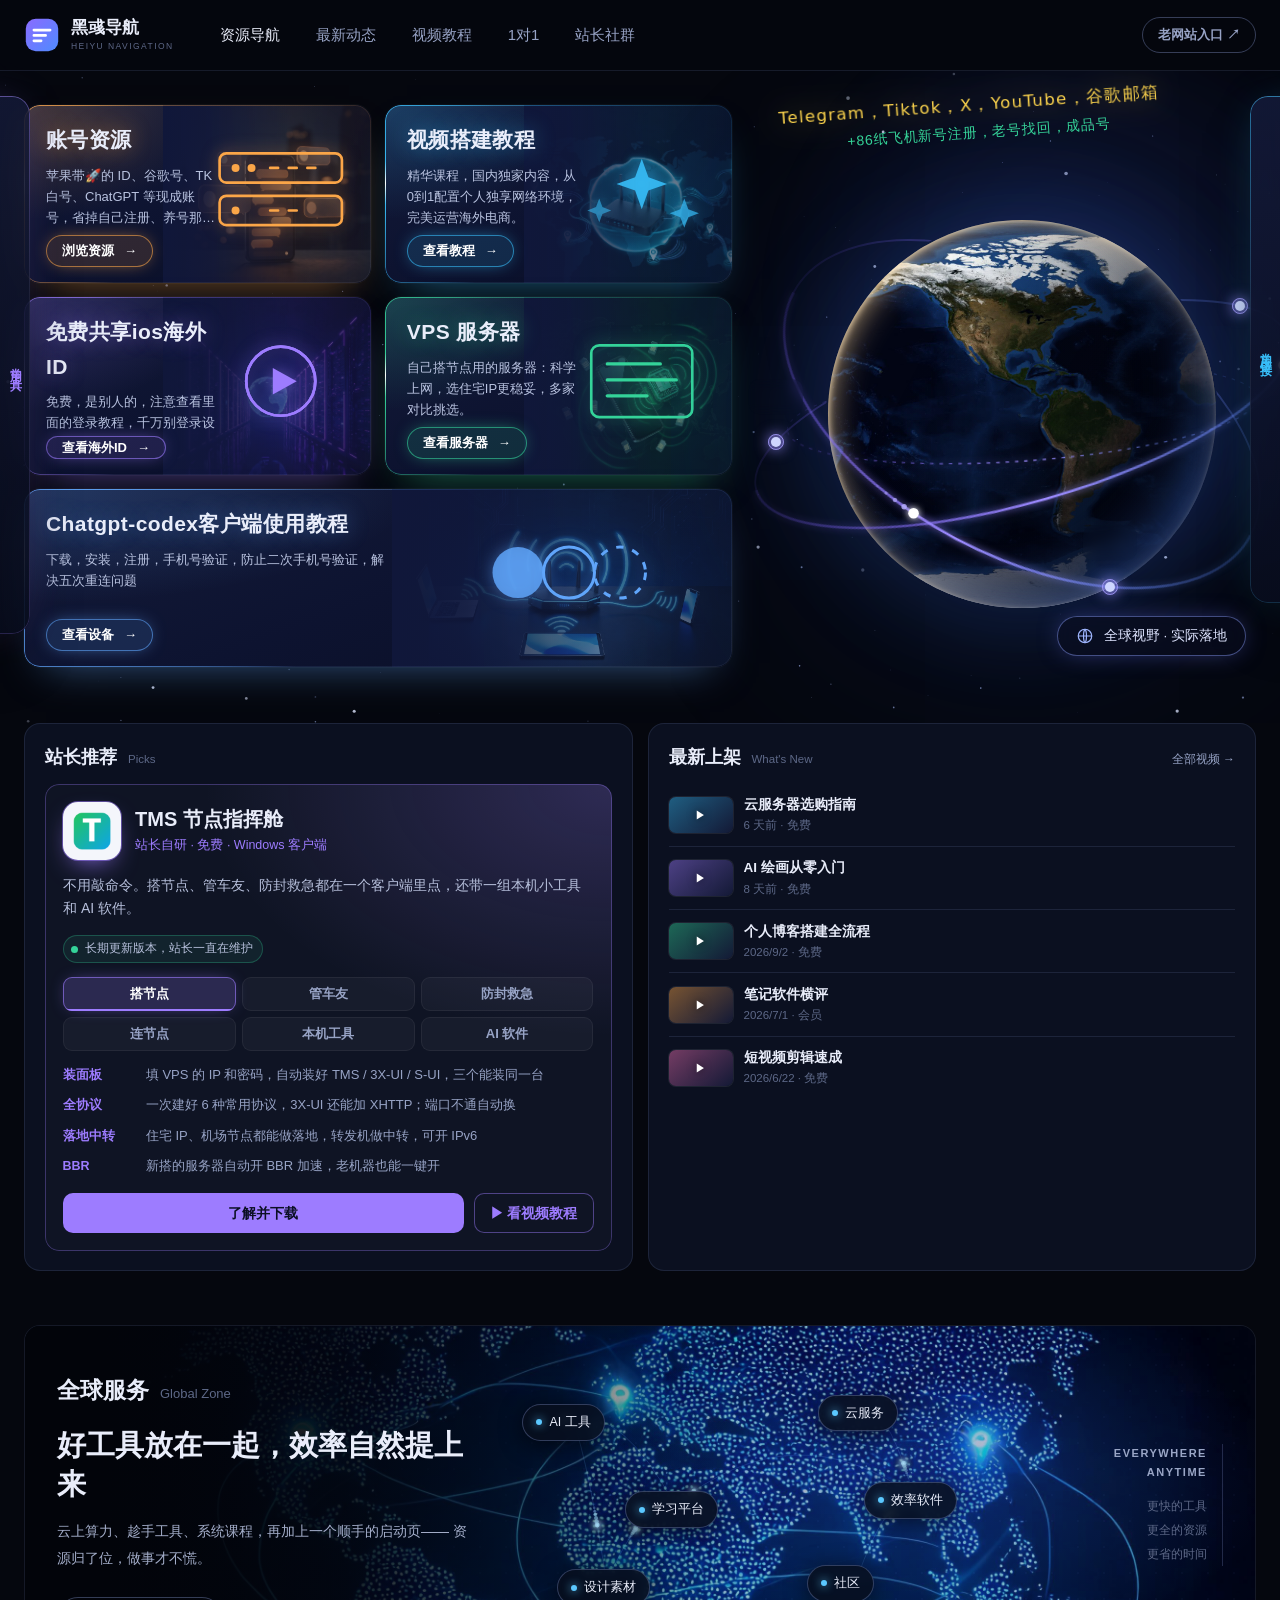
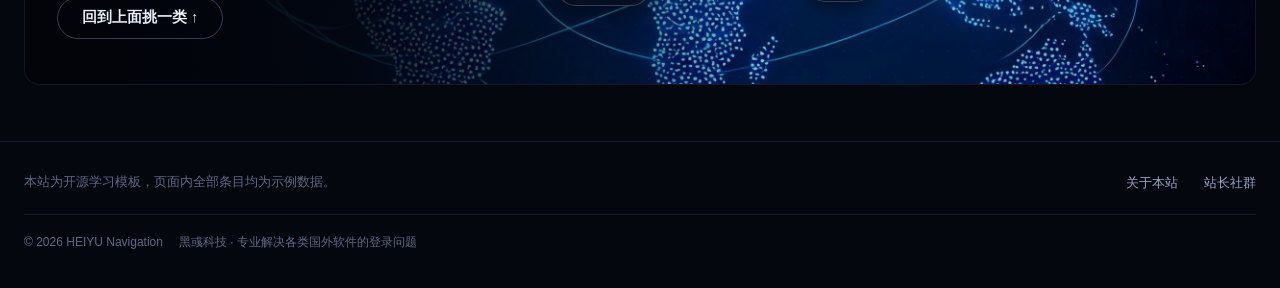
<file: index.html>
<!DOCTYPE html>
<html lang="zh-CN">
<head>
<meta charset="utf-8">
<meta name="viewport" content="width=device-width,initial-scale=1">
<title>黑彧导航 | 资源导航 · 工具箱 · 学习课程</title>
<meta name="description" content="黑彧导航 —— 一个深色风格的资源导航站模板：云服务器、AI 工具、学习课程、效率软件一站收录，附常用工具箱与常用链接。">
<link rel="stylesheet" href="css/style.css?v=16">
</head>
<body id="top">

<!-- ═══ 顶栏 ═══ -->
<header class="topbar">
  <div class="wrap topbar-in">
    <a class="brand" href="#top">
      <svg class="mark" viewBox="0 0 40 40" fill="none" aria-hidden="true">
        <defs>
          <linearGradient id="mk" x1="0" y1="0" x2="1" y2="1">
            <stop offset="0" stop-color="#8a6bff"/><stop offset="1" stop-color="#4f8bff"/>
          </linearGradient>
        </defs>
        <rect x="2" y="2" width="36" height="36" rx="11" fill="url(#mk)"/>
        <path d="M11 14.5h18M11 20.5h13M11 26.5h8" stroke="#fff" stroke-width="3" stroke-linecap="round"/>
      </svg>
      <span class="bt"><b>黑彧导航</b><small>HEIYU NAVIGATION</small></span>
    </a>
    <nav class="menu" id="menu">
      <a href="#top" aria-current="page">资源导航</a>
      <a href="#picks">最新动态</a>
      <a href="video.html">视频教程</a>
      <a href="coach.html">1对1</a>
      <a href="#sq" id="navSq">站长社群</a>
    </nav>
    <div class="ops">
      <a class="oldsite-btn" href="https://hy.hy88.de" target="_blank" rel="noopener" title="老网站入口">老网站入口 ↗</a>
    </div>
  </div>
</header>

<!-- ═══ 首屏：左卡片 + 右地球舞台 ═══ -->
<section class="stage-sec">
  <div class="wrap stage-in">

    <div class="stack" id="stack">
      <!-- 每张卡：--ac 主色 / .fx 右侧小动画 -->
      <a class="hcard" style="--ac:251,166,72" href="https://hy88.de" target="_blank" rel="noopener">
        <span class="im"><img src="assets/img/kefu.jpg" alt=""></span>
        <span class="glow"></span>
        <span class="fx" aria-hidden="true">
          <svg viewBox="0 0 120 90" fill="none">
            <rect x="14" y="18" width="92" height="22" rx="5" stroke="currentColor" stroke-width="2"/>
            <rect x="14" y="50" width="92" height="22" rx="5" stroke="currentColor" stroke-width="2"/>
            <circle class="blink" cx="26" cy="29" r="3" fill="currentColor"/>
            <circle class="blink d2" cx="38" cy="29" r="3" fill="currentColor"/>
            <circle class="blink d3" cx="26" cy="61" r="3" fill="currentColor"/>
            <path class="run" d="M52 29h40M52 61h28" stroke="currentColor" stroke-width="2" stroke-linecap="round" stroke-dasharray="6 8"/>
          </svg>
        </span>
        <span class="tx">
          <h3>账号资源</h3>
          <p>苹果带🚀的 ID、谷歌号、TK 白号、ChatGPT 等现成账号，省掉自己注册、养号那一步。</p>
          <span class="pill-btn">浏览资源 <span aria-hidden="true">→</span></span>
        </span>
      </a>

      <a class="hcard" style="--ac:56,189,248" href="#" data-lm="vt">
        <span class="im"><img src="assets/img/ip.jpg" alt=""></span>
        <span class="glow"></span>
        <span class="fx" aria-hidden="true">
          <svg viewBox="0 0 120 90" fill="none">
            <path class="tw d1" d="M60 22l5 14 14 5-14 5-5 14-5-14-14-5 14-5z" fill="currentColor" opacity=".9"/>
            <path class="tw d2" d="M92 52l3 8 8 3-8 3-3 8-3-8-8-3 8-3z" fill="currentColor" opacity=".7"/>
            <path class="tw d3" d="M28 52l2.4 6.4L37 61l-6.6 2.6L28 70l-2.4-6.4L19 61l6.6-2.6z" fill="currentColor" opacity=".55"/>
          </svg>
        </span>
        <span class="tx">
          <h3>视频搭建教程</h3>
          <p>精华课程，国内独家内容，从0到1配置个人独享网络环境，完美运营海外电商。</p>
          <span class="pill-btn">查看教程 <span aria-hidden="true">→</span></span>
        </span>
      </a>

      <a class="hcard" style="--ac:157,124,255" href="https://id.qianyuwing.com" target="_blank" rel="noopener">
        <span class="im"><img src="assets/img/hero.jpg" alt=""></span>
        <span class="glow"></span>
        <span class="fx" aria-hidden="true">
          <svg viewBox="0 0 120 90" fill="none">
            <circle cx="60" cy="45" r="26" stroke="currentColor" stroke-width="2" opacity=".55"/>
            <circle class="ripple" cx="60" cy="45" r="26" stroke="currentColor" stroke-width="2"/>
            <circle class="ripple r2" cx="60" cy="45" r="26" stroke="currentColor" stroke-width="2"/>
            <path d="M54 35l18 10-18 10z" fill="currentColor"/>
          </svg>
        </span>
        <span class="tx">
          <h3>免费共享ios海外ID</h3>
          <p>免费，是别人的，注意查看里面的登录教程，千万别登录设置里的iCloud。</p>
          <span class="pill-btn">查看海外ID <span aria-hidden="true">→</span></span>
        </span>
      </a>

      <a class="hcard" style="--ac:52,211,153" href="#" data-lm="vps">
        <span class="im"><img src="assets/img/account.jpg" alt=""></span>
        <span class="glow"></span>
        <span class="fx" aria-hidden="true">
          <svg viewBox="0 0 120 90" fill="none">
            <rect x="22" y="18" width="76" height="54" rx="6" stroke="currentColor" stroke-width="2"/>
            <path class="line" d="M34 32h40" stroke="currentColor" stroke-width="2.4" stroke-linecap="round"/>
            <path class="line d2" d="M34 44h52" stroke="currentColor" stroke-width="2.4" stroke-linecap="round"/>
            <path class="line d3" d="M34 56h30" stroke="currentColor" stroke-width="2.4" stroke-linecap="round"/>
          </svg>
        </span>
        <span class="tx">
          <h3>VPS 服务器</h3>
          <p>自己搭节点用的服务器：科学上网，选住宅IP更稳妥，多家对比挑选。</p>
          <span class="pill-btn">查看服务器 <span aria-hidden="true">→</span></span>
        </span>
      </a>

      <a class="hcard wide" style="--ac:96,165,250" href="docs/video4.html">
        <span class="im"><img src="assets/img/hardware.jpg" alt=""></span>
        <span class="glow"></span>
        <span class="fx" aria-hidden="true">
          <svg viewBox="0 0 160 90" fill="none">
            <circle cx="46" cy="45" r="17" fill="currentColor" opacity=".85"/>
            <circle cx="80" cy="45" r="17" stroke="currentColor" stroke-width="2"/>
            <circle cx="114" cy="45" r="17" stroke="currentColor" stroke-width="2" stroke-dasharray="5 6"/>
          </svg>
        </span>
        <span class="tx">
          <h3>Chatgpt-codex客户端使用教程</h3>
          <p>下载，安装，注册，手机号验证，防止二次手机号验证，解决五次重连问题</p>
          <span class="pill-btn">查看设备 <span aria-hidden="true">→</span></span>
        </span>
      </a>
    </div>

    <!-- 右：地球舞台（轨道系统由 JS 挂载：贴图球体 + 三条轨道彗星 + 地区标签） -->
    <div class="theater" id="stage" aria-hidden="true">
      <div class="script">
        <b>Telegram，Tiktok，X，YouTube，谷歌邮箱</b>
        <span>+86纸飞机新号注册，老号找回，成品号</span>
      </div>
      <div class="anim" id="anim"></div>
      <div class="pill">
        <svg viewBox="0 0 24 24" fill="none" stroke="currentColor" stroke-width="1.6" aria-hidden="true">
          <circle cx="12" cy="12" r="9"/><path d="M3 12h18M12 3c2.6 2.6 2.6 15.4 0 18M12 3c-2.6 2.6-2.6 15.4 0 18"/>
        </svg>
        <span>全球视野 · 实际落地</span>
      </div>
    </div>
  </div>
</section>

<!-- ═══ 三栏：推荐 / 上架 ═══ -->
<section class="wrap sec" id="picks">
  <div class="tri">
    <div class="panel">
      <div class="sec-h"><h2>站长推荐</h2><span class="en">Picks</span></div>
      <div id="pickList"></div>
    </div>
    <div class="panel">
      <div class="sec-h"><h2>最新上架</h2><span class="en">What's New</span><a class="more" href="video.html">全部视频 →</a></div>
      <div id="newsList"></div>
    </div>
  </div>
</section>

<!-- ═══ 全球服务横幅：地图浮标 + 流光连线 ═══ -->
<section class="wrap" id="global">
  <div class="mapband">
    <div class="mapbg" aria-hidden="true"><img src="assets/img/map.jpg" alt=""></div>
    <div class="map-in">
      <div class="map-copy">
        <div class="sec-h"><h2>全球服务</h2><span class="en">Global Zone</span></div>
        <h3>好工具放在一起，效率自然提上来</h3>
        <p>云上算力、趁手工具、系统课程，再加上一个顺手的启动页——
           资源归了位，做事才不慌。</p>
        <a class="btn ghost" href="#top" id="toTop">回到上面挑一类 ↑</a>
      </div>
      <div class="map-pins" id="mapPins"><canvas id="arcs"></canvas></div>
      <div class="map-right">
        <b>EVERYWHERE<br>ANYTIME</b>
        <span>更快的工具<br>更全的资源<br>更省的时间</span>
      </div>
    </div>
  </div>
</section>

<!-- ═══ 页脚 ═══ -->
<footer class="foot">
  <div class="wrap">
    <div class="foot-in">
      <span class="tip">本站为开源学习模板，页面内全部条目均为示例数据。</span>
      <nav class="foot-links">
        <a href="#top">关于本站</a>
        <a href="#sq" id="footSq">站长社群</a>
      </nav>
    </div>
    <div class="copy">
      <span>© <span id="year"></span> HEIYU Navigation</span>
      <span>黑彧科技 · 专业解决各类国外软件的登录问题</span>
    </div>
  </div>
</footer>

<script src="assets/js/qrcode.min.js"></script>
<script src="js/main.js?v=14"></script>
<!-- ═══ 首屏卡片弹层（跳转信息搬自老站 heiyu：视频搭建教程 / VPS服务器） ═══ -->
<style>
.lnkbd{position:fixed;inset:0;z-index:82;display:none;align-items:center;justify-content:center;padding:20px;background:rgba(0,0,0,.7)}
.lnkbd.open{display:flex}
.lnkbox{position:relative;width:min(760px,92vw);max-height:85vh;overflow-y:auto;background:linear-gradient(165deg,#141622,#0f1119);border:1px solid rgba(0,204,204,.25);border-radius:18px;padding:32px 28px;box-shadow:0 24px 70px rgba(0,0,0,.55),0 0 42px rgba(0,204,204,.12)}
.lnkx{position:absolute;top:16px;right:20px;font-size:24px;color:#ccc;cursor:pointer;transition:.2s;z-index:2;background:none;border:none;line-height:1}
.lnkx:hover{color:#ff4444;transform:scale(1.1)}
.lnkbox h3{display:flex;align-items:center;gap:10px;margin:0 0 22px;font-size:26px;color:#fff;padding-bottom:16px;border-bottom:1px solid rgba(255,255,255,.08)}
#lnkList{display:grid;grid-template-columns:1fr 1fr;gap:16px;margin-bottom:10px}
.lnk-item{position:relative;display:flex;align-items:center;gap:16px;width:100%;text-align:left;padding:22px;border-radius:14px;background:linear-gradient(160deg,rgba(30,34,54,.9),rgba(22,25,38,.9));border:1px solid rgba(255,255,255,.07);color:inherit;text-decoration:none;cursor:pointer;transition:transform .22s ease,box-shadow .22s ease,border-color .22s ease;font:inherit;overflow:hidden}
.lnk-item::before{content:"";position:absolute;inset:0;background:radial-gradient(120% 120% at 0% 0%,rgba(0,204,204,.14),transparent 55%);opacity:0;transition:opacity .22s ease}
.lnk-item:hover{transform:translateY(-3px);border-color:rgba(0,204,204,.5);box-shadow:0 12px 32px rgba(0,0,0,.4),0 0 18px rgba(0,204,204,.18)}
.lnk-item:hover::before{opacity:1}
.lnk-item>span{font-size:34px;flex-shrink:0;width:58px;height:58px;display:grid;place-items:center;border-radius:12px;background:rgba(0,204,204,.1);border:1px solid rgba(0,204,204,.18)}
.lnk-item .text{position:relative;min-width:0}
.lnk-item b{display:flex;align-items:center;gap:8px;flex-wrap:wrap;font-size:19px;color:#fff;margin-bottom:6px}
.lnk-item .tg{font-style:normal;font-size:11px;font-weight:600;color:#5eead4;background:rgba(0,204,204,.12);border:1px solid rgba(0,204,204,.3);padding:2px 9px;border-radius:999px;white-space:nowrap}
.lnk-item p{margin:0;font-size:13.5px;color:#9aa3b5;line-height:1.55}
@media(max-width:720px){#lnkList{grid-template-columns:1fr}.lnkbox h3{font-size:20px}.lnk-item{padding:16px}.lnk-item>span{width:48px;height:48px;font-size:26px}}
</style>
<div class="lnkbd" id="lnkBd">
  <div class="lnkbox" role="dialog" aria-modal="true">
    <button class="lnkx" type="button" aria-label="关闭">×</button>
    <h3 id="lnkTitle"></h3>
    <div id="lnkList"></div>
  </div>
</div>
<script>
(function(){
  var DATA={
    vt:{t:"▶ 视频搭建教程",items:[
      {ic:"🎬",h:"方法一：3XUI面板搭建+中转（原版抗封锁）",p:"原版未修改，命令也是原厂的，动手能力强的可以试试。中转是给需要直播、对网速要求高的人看的",u:"docs/video3.html"},
      {ic:"🎬",h:"方法二：3XUI面板搭建+中转（魔改版）",p:"个人独享网络节点搭建视频教程。中转是给需要直播、对网速要求高的人看的",u:"docs/video2.html"},
      {ic:"🎬",h:"方法三：一键搭建（基础款）",p:"个人独享网络一键搭建视频教程，无需面板配置，搭建即用，多协议选择可共存",u:"docs/video1.html"}, 
      {ic:"💻",h:"电脑搭建ssh工具",p:"软件版本ssh，下载可用，和视频教程里同款工具",u:"https://www.hostbuf.com/"},
      {ic:"📱",h:"手机搭建工具",p:"手机不方便下载ssh工具，用这个网页版就好",u:"https://jp.webssh.me/"},
      {ic:"＞",h:"命令终端",p:"一键搭建命令和3xui面板等",k:"cmd"}
    ]},
    vps:{t:"☁ VPS服务器",items:[
      {ic:"☁",h:"小兔云",p:"最便宜的服务器，但是质量不高，她家服务器主要是做网站的，节点网络速度不好",u:"https://xiaotucloud.com/recommend/Bi2GBjDQVcNe/",t:"入门便宜"},
      {ic:"☁",h:"丽萨住宅ip",p:"美国4837线路三网直连gpt优化，tk热门/国家多/双isp，住宅ip带宽大",u:"https://lisahost.com/aff.php?aff=16452/",t:"AI优化"},
      {ic:"☁",h:"新区云住宅ip",p:"站长自用，闭眼选，住宅ip带宽100+，直播也无需中转（新用户优惠码xinqu888）",u:"https://www.xinquyun.com/aff/WNTYDILU",t:"站长自用"},
      {ic:"☁",h:"搬瓦工vps",p:"主流全球知名的vps服务器商家，中转质量高，可做节点，价格比较贵，慎选",u:"https://bandwagonhost.com/aff.php?aff=84793/",t:"高端稳定"},
      {ic:"☁",h:"米亚住宅ip",p:"住宅IP，官方自带中转，扫码即用，便宜但售后不行，带宽20M，不建议直播",u:"https://miyaip.com/?invitecode=2302887",t:"售后不行"},
      {ic:"☁",h:"ProxyLite",p:"住宅IP，需要VPS中转，多国可选，带宽72M",u:"https://www.proxylite.com/?invitation_code=8U101G",t:"多国可选"},
      {ic:"☁",h:"985（矩阵推荐）",p:"住宅IP，需要VPS中转，多国可选，养矩阵号用它",u:"https://www.985proxy.cn/?MQYATT",t:"矩阵推荐"},
      {ic:"☁",h:"B2Proxy",p:"住宅IP，需要VPS中转，应对严风控、强封锁的网站和APP，让您无障碍访问全球",u:"https://www.b2proxy.com/signup?code=30CE94",t:"住宅纯净"}
    ]}
  };
  var bd=document.getElementById("lnkBd"),tt=document.getElementById("lnkTitle"),ls=document.getElementById("lnkList");
  function esc(s){return String(s).replace(/&/g,"&amp;").replace(/</g,"&lt;").replace(/>/g,"&gt;").replace(/"/g,"&quot;")}
  function open(key){
    var d=DATA[key];if(!d)return;
    tt.textContent=d.t;
    ls.innerHTML=d.items.map(function(it){
      var inner="<span>"+esc(it.ic)+"</span><div class='text'><b>"+esc(it.h)+(it.t?"<i class='tg'>"+esc(it.t)+"</i>":"")+"</b><p>"+esc(it.p)+"</p></div>";
      return it.u
        ?"<a class='lnk-item' href='"+esc(it.u)+"'"+(it.u.indexOf("video.html")===0?"":" target='_blank' rel='noopener'")+">"+inner+"</a>"
        :"<button class='lnk-item' type='button' data-k='"+esc(it.k)+"'>"+inner+"</button>";
    }).join("");
    bd.classList.add("open");document.body.style.overflow="hidden";
  }
  function close(){
    bd.classList.remove("open");
    if(!document.querySelector(".sheet.open"))document.body.style.overflow="";
  }
  document.addEventListener("click",function(e){
    var t=e.target.closest("[data-lm]");
    if(t){e.preventDefault();open(t.getAttribute("data-lm"));return}
    if(!bd.classList.contains("open"))return;
    if(e.target===bd||e.target.closest(".lnkx")){close();return}
    if(e.target.closest(".lnk-item[data-k]"))close();
  });
  document.addEventListener("keydown",function(e){if(e.key==="Escape"&&bd.classList.contains("open"))close()});
})();
</script>
  <!--Start of Tawk.to Script-->
<script type="text/javascript">
var Tawk_API=Tawk_API||{}, Tawk_LoadStart=new Date();
(function(){
var s1=document.createElement("script"),s0=document.getElementsByTagName("script")[0];
s1.async=true;
s1.src='https://embed.tawk.to/6a5249f1a6558f1d451feca7/1jt8on1pj';
s1.charset='UTF-8';
s1.setAttribute('crossorigin','*');
s0.parentNode.insertBefore(s1,s0);
})();
</script>
<!--End of Tawk.to Script-->
</body>
</html>
</file>
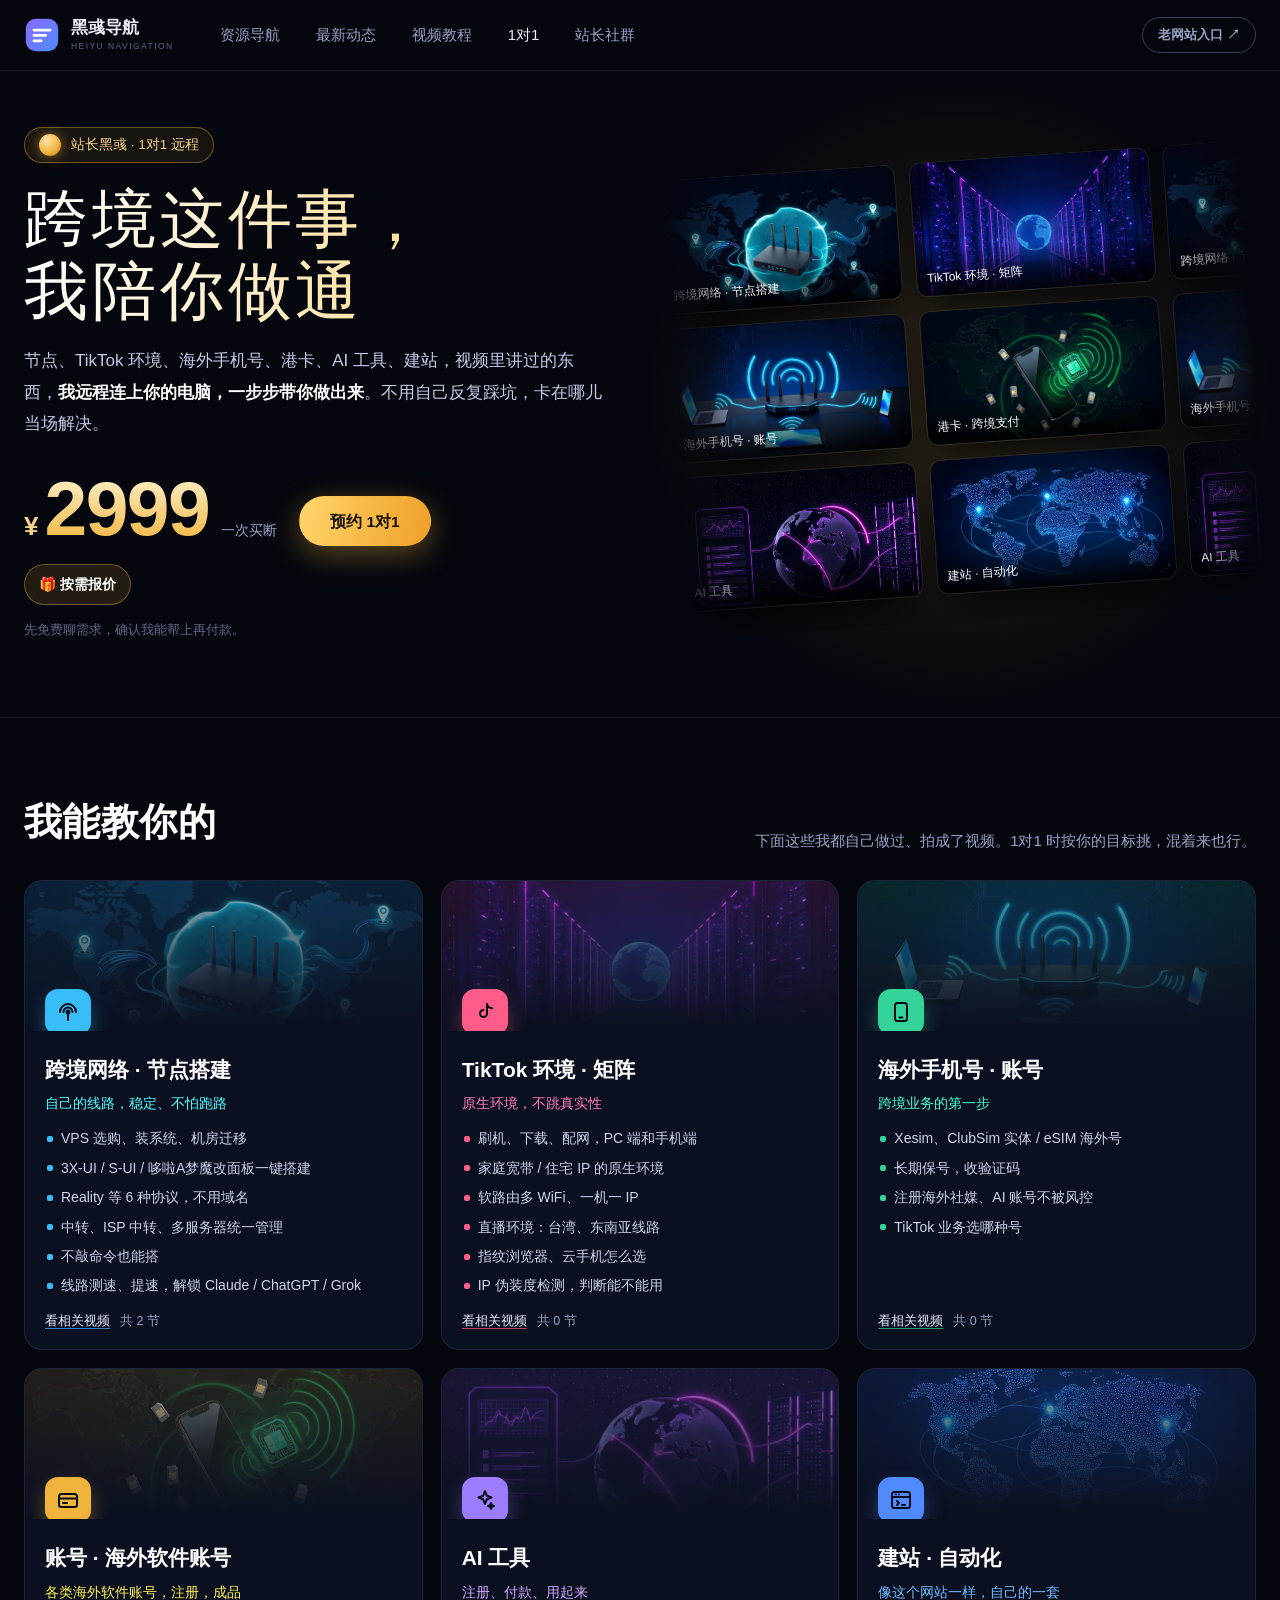
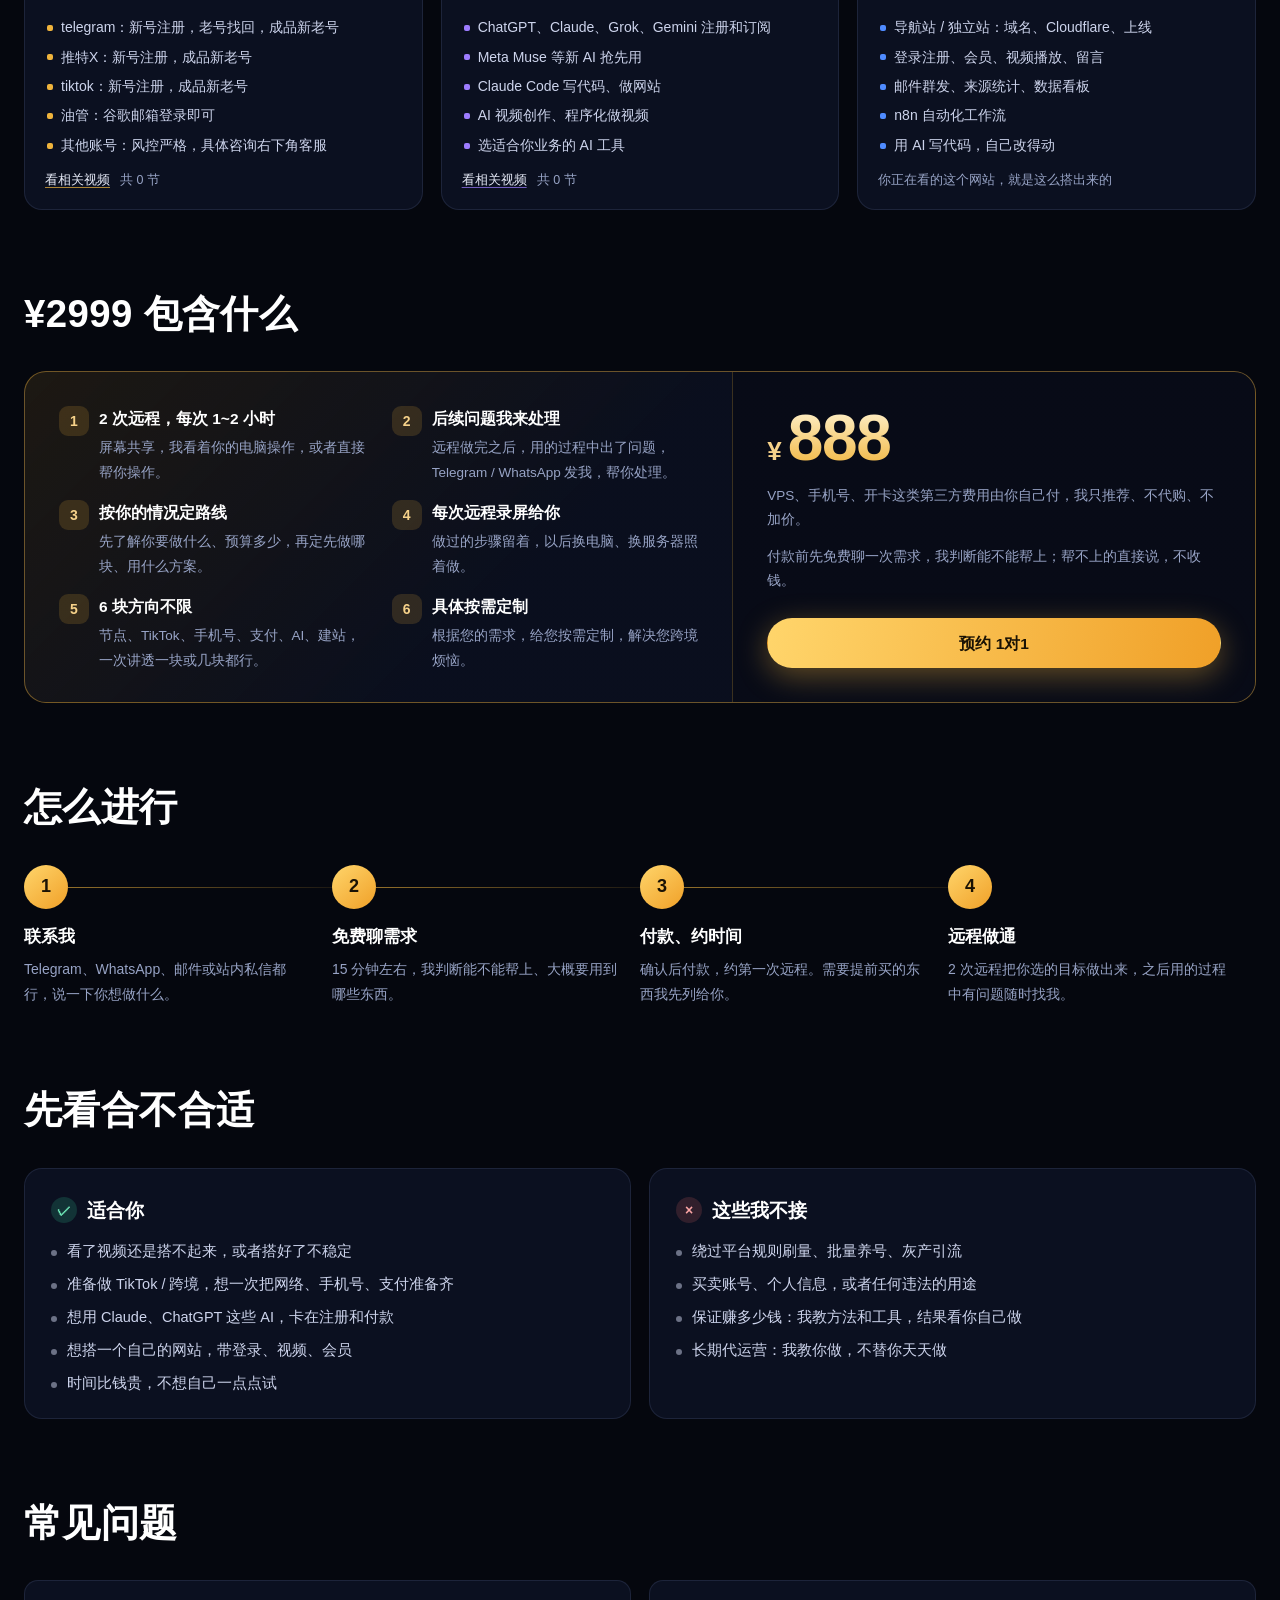
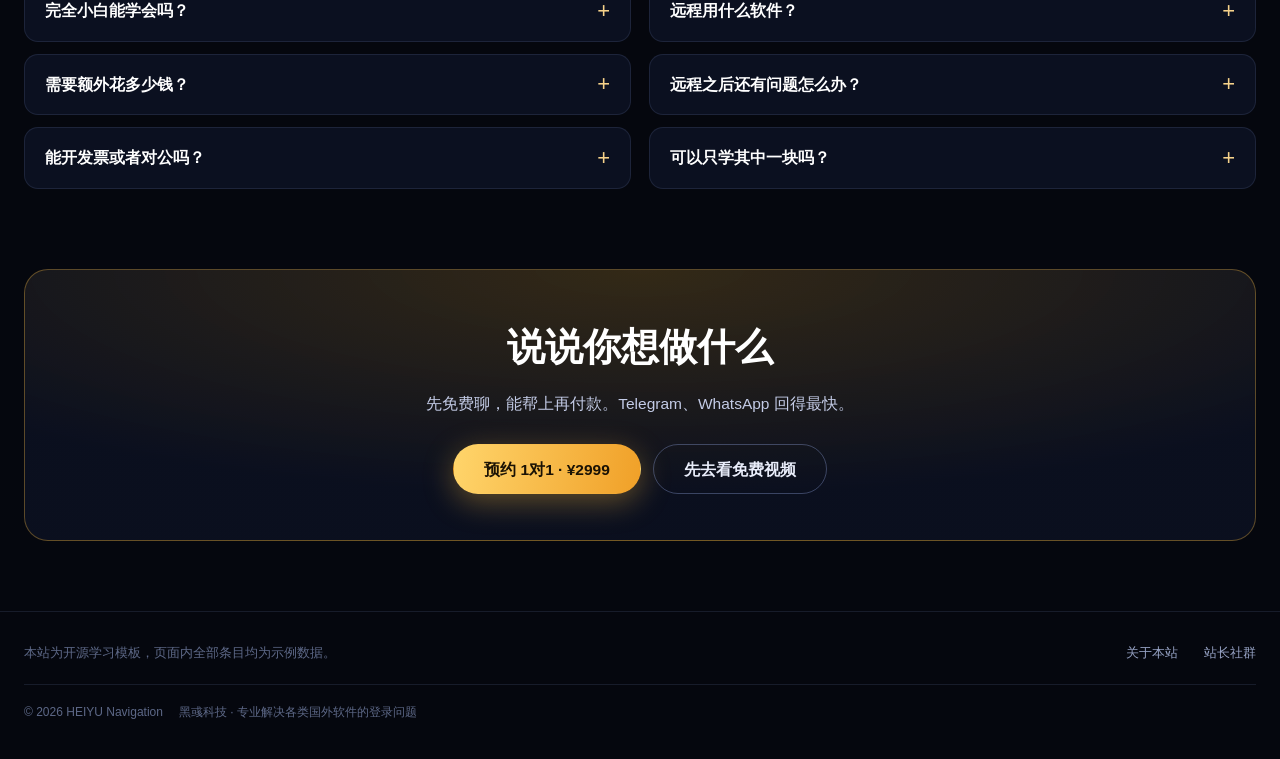
<file: coach.html>
<!DOCTYPE html>
<html lang="zh-CN">
<head>
<meta charset="utf-8">
<meta name="viewport" content="width=device-width,initial-scale=1">
<title>1对1 服务 · 黑彧导航</title>
<meta name="description" content="站长黑彧 1对1 远程带你做通跨境：节点搭建、TikTok 环境、海外手机号、港卡与跨境支付、AI 工具、建站与自动化。¥888，按需报价。">
<link rel="stylesheet" href="css/style.css?v=16">
<style>
/* ═══ 1对1 服务页（照 3yuedaohang.com/coach-v8.html 1:1 复刻） ═══
   金色 = 付费服务，只用在价格和预约按钮上。
   本站变量名 → 原站变量名别名，类名保持 ch- 前缀不与全站规则重名。 */
:root{--gd:240,180,60;--bg-card:var(--card);--ink-2:var(--ink2);--ink-3:var(--ink3);--line-2:var(--line2)}

.ch-hero{position:relative;overflow:hidden;padding:56px 0 64px;border-bottom:1px solid var(--line)}
.ch-hero::before{content:"";position:absolute;inset:-20% -10% auto 40%;height:140%;z-index:0;pointer-events:none;
  background:radial-gradient(closest-side,rgba(var(--gd),.16),transparent 70%)}
.ch-in{position:relative;z-index:1;display:grid;grid-template-columns:minmax(0,1.02fr) minmax(0,1fr);gap:48px;align-items:center}
.ch-kick{display:inline-flex;align-items:center;gap:10px;font-size:13.5px;color:#f6d28a;padding:6px 14px;border-radius:999px;
  border:1px solid rgba(var(--gd),.4);background:rgba(var(--gd),.08)}
.ch-kick .ch-dot{width:22px;height:22px;border-radius:50%;flex-shrink:0;
  background:radial-gradient(circle at 35% 30%,#ffe3a6,#f0b43c 60%,#a86a10);
  box-shadow:0 0 14px rgba(var(--gd),.55)}
.ch-h{margin:20px 0 0;font-family:"STXingkai","华文行楷","Ma Shan Zheng","KaiTi","楷体",cursive;font-weight:400;
  font-size:clamp(42px,5vw,72px);line-height:1.12;letter-spacing:.06em;
  background:linear-gradient(90deg,#fff,#ffe3a6 60%,#f0b43c);-webkit-background-clip:text;background-clip:text;color:transparent}
.ch-sub{margin:18px 0 0;font-size:17px;line-height:1.85;color:#c3cbe6;max-width:34em}
.ch-sub b{color:#fff}
.ch-buy{display:flex;align-items:flex-end;gap:22px;flex-wrap:wrap;margin-top:30px}
.ch-price{display:flex;align-items:baseline;gap:6px;color:#fff;line-height:1}
.ch-price i{font-style:normal;font-size:26px;font-weight:800;color:#f6d28a}
.ch-price b{font-size:clamp(56px,6vw,84px);font-weight:900;letter-spacing:-.02em;
  background:linear-gradient(180deg,#fff3d1,#f0b43c);-webkit-background-clip:text;background-clip:text;color:transparent}
.ch-price small{font-size:14px;color:var(--ink-2);margin-left:6px}
.btn-gold{background:linear-gradient(100deg,#ffd56b,#f0a028);color:#1a1204;font-weight:800;box-shadow:0 8px 30px rgba(var(--gd),.38)}
.btn-gold:hover{transform:translateY(-1px);box-shadow:0 12px 36px rgba(var(--gd),.55)}
.btn-lg{height:50px;padding:0 30px;font-size:15.5px}
.ch-note{margin-top:14px;font-size:13px;color:var(--ink-3)}
.ch-gift{display:inline-block;line-height:1.6;margin-top:18px;padding:8px 14px;border-radius:999px;font-size:14px;color:#f6d28a;text-decoration:none;
  background:rgba(var(--gd),.12);border:1px solid rgba(var(--gd),.4)}.ch-gift b{color:#fff;font-weight:700}.ch-gift:hover{background:rgba(var(--gd),.2)}

/* 右边:视频封面墙,三行反向慢慢走 */
.ch-wall{position:relative;overflow:hidden;height:460px;transform:rotate(-4deg);mask-image:linear-gradient(90deg,transparent,#000 12%,#000 88%,transparent);
  -webkit-mask-image:linear-gradient(90deg,transparent,#000 12%,#000 88%,transparent)}
.ch-row{display:flex;gap:14px;margin-bottom:14px;width:max-content;animation:chm var(--t,60s) linear infinite}
.ch-row.r{animation-direction:reverse}
.ch-row a{flex:none;display:block;width:240px;aspect-ratio:16/9;border-radius:12px;overflow:hidden;border:1px solid rgba(255,255,255,.08);
  box-shadow:0 18px 40px -18px #000;position:relative}
.ch-row a img{width:100%;height:100%;object-fit:cover;transition:transform .5s}
.ch-row a:hover img{transform:scale(1.06)}
.ch-row a span{position:absolute;left:0;right:0;bottom:0;padding:18px 10px 7px;font-size:12px;color:#fff;
  background:linear-gradient(transparent,rgba(0,0,0,.85));white-space:nowrap;overflow:hidden;text-overflow:ellipsis}
.ch-wall:hover .ch-row{animation-play-state:paused}
@keyframes chm{to{transform:translateX(-50%)}}

/* 区块标题 */
.ch-sec{padding:72px 0 0}
.ch-sh{display:flex;align-items:flex-end;justify-content:space-between;gap:20px;flex-wrap:wrap;margin-bottom:26px}
.ch-sh h2{margin:0;font-size:clamp(28px,3vw,40px);font-weight:900;letter-spacing:.01em;color:#fff}
.ch-sh p{margin:0;color:var(--ink-2);font-size:15px;max-width:36em;line-height:1.7}

/* 会什么:6 块 */
.ch-mods{display:grid;grid-template-columns:repeat(3,minmax(0,1fr));gap:18px}
.ch-mod{--ac:120,140,255;position:relative;overflow:hidden;border-radius:18px;border:1px solid var(--line);background:var(--bg-card);
  display:flex;flex-direction:column;min-height:420px}
.ch-mod .cv{position:relative;height:150px;overflow:hidden;background:rgba(var(--ac),.12)}
.ch-mod .cv img{width:100%;height:100%;object-fit:cover;opacity:.7;transition:transform .6s}
.ch-mod:hover .cv img{transform:scale(1.05)}
.ch-mod .cv::after{content:"";position:absolute;inset:0;background:linear-gradient(180deg,rgba(var(--ac),.1),var(--bg-card) 96%)}
.ch-mod .ic{position:absolute;z-index:2;left:20px;bottom:-4px;width:46px;height:46px;border-radius:13px;display:grid;place-items:center;
  background:rgb(var(--ac));color:#070a18;box-shadow:0 10px 26px -8px rgba(var(--ac),.9)}
.ch-mod .ic svg{width:24px;height:24px;fill:none;stroke:currentColor;stroke-width:2;stroke-linecap:round;stroke-linejoin:round}
.ch-mod .bd{padding:22px 20px 18px;display:flex;flex-direction:column;flex:1}
.ch-mod h3{margin:0;font-size:21px;font-weight:800;color:#fff}
.ch-mod .one{margin:6px 0 12px;font-size:13.5px;color:rgba(var(--ac),1);filter:brightness(1.35)}
.ch-mod ul{margin:0;padding:0;list-style:none;display:grid;gap:7px}
.ch-mod li{position:relative;padding-left:16px;font-size:14px;line-height:1.6;color:#cdd4ec}
.ch-mod li::before{content:"";position:absolute;left:2px;top:.62em;width:6px;height:6px;border-radius:2px;background:rgb(var(--ac))}
.ch-mod .vs{margin-top:auto;margin-bottom:0;padding-top:14px;display:flex;align-items:center;gap:10px;font-size:12.5px;color:var(--ink-2)}
.ch-mod .vs a{color:#e9edfa;text-decoration:underline;text-underline-offset:3px;text-decoration-color:rgba(var(--ac),.7)}
.ch-mod .vs a:hover{color:#fff}

/* ¥2999 包含什么 */
.ch-offer{display:grid;grid-template-columns:minmax(0,1.15fr) minmax(0,.85fr);gap:0;border-radius:22px;overflow:hidden;
  border:1px solid rgba(var(--gd),.42);background:linear-gradient(135deg,rgba(var(--gd),.1),rgba(11,16,32,.9) 45%)}
.ch-offer .l{padding:34px 34px 30px}
.ch-offer .r{padding:34px;border-left:1px solid rgba(var(--gd),.22);background:rgba(5,7,14,.45);display:flex;flex-direction:column}
.ch-inc{margin:0;padding:0;list-style:none;display:grid;grid-template-columns:1fr 1fr;gap:16px 26px}
.ch-inc li:last-child:nth-child(odd){grid-column:1/-1}
.ch-inc li{display:grid;grid-template-columns:30px 1fr;gap:10px;align-items:start}
.ch-inc li i{width:30px;height:30px;border-radius:9px;display:grid;place-items:center;background:rgba(var(--gd),.16);color:#f6d28a;font-style:normal;font-weight:800;font-size:14px}
.ch-inc b{display:block;color:#fff;font-size:15.5px;margin-bottom:3px}
.ch-inc span{font-size:13.5px;color:var(--ink-2);line-height:1.6}
.ch-offer .r .ch-price b{font-size:64px}
.ch-offer .r p{margin:14px 0 0;font-size:13.5px;color:var(--ink-2);line-height:1.75}
.ch-offer .r .btn{margin-top:auto;width:100%}
.ch-offer .r .ch-note{text-align:center}

/* 流程 */
.ch-steps{display:grid;grid-template-columns:repeat(4,minmax(0,1fr));gap:0;counter-reset:s;position:relative;margin:0;padding:0}
.ch-steps li{list-style:none;position:relative;padding:0 22px 0 0}
.ch-steps li::before{counter-increment:s;content:counter(s);display:grid;place-items:center;width:44px;height:44px;border-radius:50%;
  font-weight:900;font-size:18px;color:#1a1204;background:linear-gradient(140deg,#ffd56b,#f0a028);position:relative;z-index:1}
.ch-steps li::after{content:"";position:absolute;left:44px;right:0;top:22px;height:1px;background:linear-gradient(90deg,rgba(var(--gd),.6),rgba(var(--gd),.1))}
.ch-steps li:last-child::after{display:none}
.ch-steps b{display:block;margin:14px 0 6px;font-size:17px;color:#fff}
.ch-steps span{font-size:14px;line-height:1.7;color:var(--ink-2)}

/* 适合 / 不接 */
.ch-fit{display:grid;grid-template-columns:1fr 1fr;gap:18px}
.ch-fit > div{border-radius:18px;border:1px solid var(--line);background:var(--bg-card);padding:26px 26px 22px}
.ch-fit h3{margin:0 0 14px;font-size:19px;color:#fff;display:flex;align-items:center;gap:10px}
.ch-fit h3 em{font-style:normal;width:26px;height:26px;border-radius:50%;display:grid;place-items:center;font-size:14px}
.ch-fit .ok h3 em{background:rgba(52,211,153,.18);color:#6ee7b7}
.ch-fit .no h3 em{background:rgba(248,113,113,.16);color:#fca5a5}
.ch-fit ul{margin:0;padding:0;list-style:none;display:grid;gap:9px}
.ch-fit li{font-size:14.5px;line-height:1.65;color:#cdd4ec;padding-left:16px;position:relative}
.ch-fit li::before{content:"";position:absolute;left:0;top:.7em;width:6px;height:6px;border-radius:50%;background:currentColor;opacity:.5}

/* 常见问题 */
.ch-faq{display:grid;grid-template-columns:1fr 1fr;gap:12px 18px}
.ch-faq details{border-radius:14px;border:1px solid var(--line);background:var(--bg-card);padding:0 20px}
.ch-faq summary{cursor:pointer;list-style:none;padding:17px 26px 17px 0;font-size:15.5px;font-weight:700;color:#fff;position:relative}
.ch-faq summary::-webkit-details-marker{display:none}
.ch-faq summary::after{content:"+";position:absolute;right:0;top:50%;transform:translateY(-50%);font-size:22px;font-weight:400;color:#f6d28a;transition:transform .25s}
.ch-faq details[open] summary::after{transform:translateY(-50%) rotate(45deg)}
.ch-faq details p{margin:0 0 18px;font-size:14.5px;line-height:1.8;color:#b9c3e0}
.ch-faq summary:focus-visible,.ch-mod .vs a:focus-visible,.ch-row a:focus-visible{outline:2px solid #f6d28a;outline-offset:3px;border-radius:6px}

/* 底部 */
.ch-end{margin:80px 0 70px;border-radius:24px;padding:46px 40px;text-align:center;position:relative;overflow:hidden;
  background:radial-gradient(120% 140% at 50% 0%,rgba(var(--gd),.2),rgba(11,16,32,.95) 60%);border:1px solid rgba(var(--gd),.35)}
.ch-end h2{margin:0;font-size:clamp(26px,3vw,38px);color:#fff;font-weight:900}
.ch-end p{margin:12px auto 26px;color:#c3cbe6;font-size:15.5px;max-width:34em;line-height:1.8}
.ch-end .row{display:flex;gap:12px;justify-content:center;flex-wrap:wrap;padding:0;border:0}
.btn-ghost-l{border-color:rgba(150,170,230,.34);color:var(--ink)}
.btn-ghost-l:hover{border-color:#93a3d4}

@media (max-width:1080px){
  .ch-in{grid-template-columns:minmax(0,1fr);gap:34px}
  .ch-wall{height:300px}
  .ch-mods{grid-template-columns:1fr 1fr}
  .ch-offer{grid-template-columns:1fr}.ch-offer .r{border-left:0;border-top:1px solid rgba(var(--gd),.22)}
  .ch-steps{grid-template-columns:1fr 1fr;gap:30px 0}
  .ch-steps li:nth-child(2)::after{display:none}
}
@media (max-width:700px){
  .ch-hero{padding:34px 0 40px}
  .ch-wall{height:230px;transform:rotate(-3deg)}
  .ch-row a{width:170px}
  .ch-mods,.ch-fit,.ch-faq{grid-template-columns:1fr}
  .ch-mod{min-height:0}
  .ch-inc{grid-template-columns:1fr}
  .ch-offer .l,.ch-offer .r{padding:24px 20px}
  .ch-steps{grid-template-columns:1fr;gap:22px}
  .ch-steps li{padding:0 0 0 60px;min-height:44px}
  .ch-steps li::before{position:absolute;left:0;top:0}
  .ch-steps li::after{display:none}
  .ch-steps b{margin-top:8px}
  .ch-sec{padding-top:52px}
  .ch-end{padding:34px 20px;margin:56px 0 48px}
}
</style>
</head>
<body>

<!-- ═══ 顶栏（与本站首页一致） ═══ -->
<header class="topbar">
  <div class="wrap topbar-in">
    <a class="brand" href="index.html">
      <svg class="mark" viewBox="0 0 40 40" fill="none" aria-hidden="true">
        <defs>
          <linearGradient id="mk" x1="0" y1="0" x2="1" y2="1">
            <stop offset="0" stop-color="#8a6bff"/><stop offset="1" stop-color="#4f8bff"/>
          </linearGradient>
        </defs>
        <rect x="2" y="2" width="36" height="36" rx="11" fill="url(#mk)"/>
        <path d="M11 14.5h18M11 20.5h13M11 26.5h8" stroke="#fff" stroke-width="3" stroke-linecap="round"/>
      </svg>
      <span class="bt"><b>黑彧导航</b><small>HEIYU NAVIGATION</small></span>
    </a>
    <nav class="menu" id="menu">
      <a href="index.html">资源导航</a>
      <a href="index.html#picks">最新动态</a>
      <a href="video.html">视频教程</a>
      <a href="coach.html" aria-current="page">1对1</a>
      <a href="index.html#sq">站长社群</a>
    </nav>
    <div class="ops">
      <a class="oldsite-btn" href="https://hy.hy88.de" target="_blank" rel="noopener" title="老网站入口">老网站入口 ↗</a>
    </div>
  </div>
</header>

<main>
<section class="ch-hero">
  <div class="wrap ch-in">
    <div>
      <span class="ch-kick"><i class="ch-dot"></i>站长黑彧 · 1对1 远程</span>
      <h1 class="ch-h">跨境这件事，<br>我陪你做通</h1>
      <p class="ch-sub">节点、TikTok 环境、海外手机号、港卡、AI 工具、建站，视频里讲过的东西，<b>我远程连上你的电脑，一步步带你做出来</b>。不用自己反复踩坑，卡在哪儿当场解决。</p>
      <div class="ch-buy">
        <div class="ch-price"><i>¥</i><b>2999</b><small>一次买断</small></div>
        <a class="btn btn-lg btn-gold" href="index.html#sq">预约 1对1</a>
      </div>
      <span class="ch-gift">🎁&nbsp;<b>按需报价</b></span>
      <p class="ch-note">先免费聊需求，确认我能帮上再付款。</p>
    </div>
    <div class="ch-wall" aria-label="站长做过的教程视频">
      <div class="ch-row" style="--t:50s">
        <a href="video.html"><img src="assets/img/ip.jpg" alt=""><span>跨境网络 · 节点搭建</span></a>
        <a href="video.html"><img src="assets/img/hero.jpg" alt=""><span>TikTok 环境 · 矩阵</span></a>
        <a href="video.html"><img src="assets/img/ip.jpg" alt=""><span>跨境网络 · 节点搭建</span></a>
        <a href="video.html"><img src="assets/img/hero.jpg" alt=""><span>TikTok 环境 · 矩阵</span></a>
        <a href="video.html"><img src="assets/img/ip.jpg" alt=""><span>跨境网络 · 节点搭建</span></a>
        <a href="video.html"><img src="assets/img/hero.jpg" alt=""><span>TikTok 环境 · 矩阵</span></a>
        <a href="video.html"><img src="assets/img/ip.jpg" alt=""><span>跨境网络 · 节点搭建</span></a>
        <a href="video.html"><img src="assets/img/hero.jpg" alt=""><span>TikTok 环境 · 矩阵</span></a>
      </div>
      <div class="ch-row r" style="--t:62s">
        <a href="video.html"><img src="assets/img/hardware.jpg" alt=""><span>海外手机号 · 账号</span></a>
        <a href="video.html"><img src="assets/img/account.jpg" alt=""><span>港卡 · 跨境支付</span></a>
        <a href="video.html"><img src="assets/img/hardware.jpg" alt=""><span>海外手机号 · 账号</span></a>
        <a href="video.html"><img src="assets/img/account.jpg" alt=""><span>港卡 · 跨境支付</span></a>
        <a href="video.html"><img src="assets/img/hardware.jpg" alt=""><span>海外手机号 · 账号</span></a>
        <a href="video.html"><img src="assets/img/account.jpg" alt=""><span>港卡 · 跨境支付</span></a>
        <a href="video.html"><img src="assets/img/hardware.jpg" alt=""><span>海外手机号 · 账号</span></a>
        <a href="video.html"><img src="assets/img/account.jpg" alt=""><span>港卡 · 跨境支付</span></a>
      </div>
      <div class="ch-row" style="--t:74s">
        <a href="video.html"><img src="assets/img/v-cover-2.jpg" alt=""><span>AI 工具</span></a>
        <a href="video.html"><img src="assets/img/map.jpg" alt=""><span>建站 · 自动化</span></a>
        <a href="video.html"><img src="assets/img/v-cover-2.jpg" alt=""><span>AI 工具</span></a>
        <a href="video.html"><img src="assets/img/map.jpg" alt=""><span>建站 · 自动化</span></a>
        <a href="video.html"><img src="assets/img/v-cover-2.jpg" alt=""><span>AI 工具</span></a>
        <a href="video.html"><img src="assets/img/map.jpg" alt=""><span>建站 · 自动化</span></a>
        <a href="video.html"><img src="assets/img/v-cover-2.jpg" alt=""><span>AI 工具</span></a>
        <a href="video.html"><img src="assets/img/map.jpg" alt=""><span>建站 · 自动化</span></a>
      </div>
    </div>
  </div>
</section>

<div class="wrap">
  <!-- ═══ 我能教你的：6 块 ═══ -->
  <section class="ch-sec" aria-labelledby="h-mods">
    <div class="ch-sh"><h2 id="h-mods">我能教你的</h2><p>下面这些我都自己做过、拍成了视频。1对1 时按你的目标挑，混着来也行。</p></div>
    <div class="ch-mods">

      <article class="ch-mod" style="--ac:56,189,248">
        <div class="cv"><img src="assets/img/ip.jpg" alt=""><span class="ic"><svg viewBox="0 0 24 24" aria-hidden="true"><path d="M4 12a8 8 0 0116 0"/><path d="M7.5 12a4.5 4.5 0 019 0"/><circle cx="12" cy="12" r="1.5"/><path d="M12 13.5V20"/></svg></span></div>
        <div class="bd"><h3>跨境网络 · 节点搭建</h3><p class="one">自己的线路，稳定、不怕跑路</p>
          <ul>
            <li>VPS 选购、装系统、机房迁移</li>
            <li>3X-UI / S-UI / 哆啦A梦魔改面板一键搭建</li>
            <li>Reality 等 6 种协议，不用域名</li>
            <li>中转、ISP 中转、多服务器统一管理</li>
            <li>不敲命令也能搭</li>
            <li>线路测速、提速，解锁 Claude / ChatGPT / Grok</li>
          </ul>
          <p class="vs"><a href="video.html" data-vcat="net">看相关视频</a><span class="cnt">共 0 节</span></p>
        </div>
      </article>

      <article class="ch-mod" style="--ac:255,92,138">
        <div class="cv"><img src="assets/img/hero.jpg" alt=""><span class="ic"><svg viewBox="0 0 24 24" aria-hidden="true"><path d="M14 4v9.5a3.5 3.5 0 11-3.5-3.5"/><path d="M14 4c.5 2.4 2.2 4 5 4.2"/></svg></span></div>
        <div class="bd"><h3>TikTok 环境 · 矩阵</h3><p class="one">原生环境，不跳真实性</p>
          <ul>
            <li>刷机、下载、配网，PC 端和手机端</li>
            <li>家庭宽带 / 住宅 IP 的原生环境</li>
            <li>软路由多 WiFi、一机一 IP</li>
            <li>直播环境：台湾、东南亚线路</li>
            <li>指纹浏览器、云手机怎么选</li>
            <li>IP 伪装度检测，判断能不能用</li>
          </ul>
          <p class="vs"><a href="video.html" data-vcat="tk">看相关视频</a><span class="cnt">共 0 节</span></p>
        </div>
      </article>

      <article class="ch-mod" style="--ac:52,211,153">
        <div class="cv"><img src="assets/img/hardware.jpg" alt=""><span class="ic"><svg viewBox="0 0 24 24" aria-hidden="true"><rect x="6" y="3" width="12" height="18" rx="2.5"/><path d="M10.5 17.5h3"/></svg></span></div>
        <div class="bd"><h3>海外手机号 · 账号</h3><p class="one">跨境业务的第一步</p>
          <ul>
            <li>Xesim、ClubSim 实体 / eSIM 海外号</li>
            <li>长期保号，收验证码</li>
            <li>注册海外社媒、AI 账号不被风控</li>
            <li>TikTok 业务选哪种号</li>
          </ul>
          <p class="vs"><a href="video.html" data-vcat="sim">看相关视频</a><span class="cnt">共 0 节</span></p>
        </div>
      </article>

      <article class="ch-mod" style="--ac:240,180,60">
        <div class="cv"><img src="assets/img/account.jpg" alt=""><span class="ic"><svg viewBox="0 0 24 24" aria-hidden="true"><rect x="3" y="6" width="18" height="13" rx="2.5"/><path d="M3 10.5h18M7 15h4"/></svg></span></div>
        <div class="bd"><h3>账号 · 海外软件账号</h3><p class="one">各类海外软件账号，注册，成品</p>
          <ul>
            <li>telegram：新号注册，老号找回，成品新老号</li>
            <li>推特X：新号注册，成品新老号</li>
            <li>tiktok：新号注册，成品新老号</li>
            <li>油管：谷歌邮箱登录即可</li>
            <li>其他账号：风控严格，具体咨询右下角客服</li>
          </ul>
          <p class="vs"><a href="video.html" data-vcat="pay">看相关视频</a><span class="cnt">共 0 节</span></p>
        </div>
      </article>

      <article class="ch-mod" style="--ac:157,124,255">
        <div class="cv"><img src="assets/img/v-cover-2.jpg" alt=""><span class="ic"><svg viewBox="0 0 24 24" aria-hidden="true"><path d="M12 3l1.8 4.7L18.5 9.5l-4.7 1.8L12 16l-1.8-4.7L5.5 9.5l4.7-1.8z"/><path d="M18 15l.8 2.2L21 18l-2.2.8L18 21l-.8-2.2L15 18l2.2-.8z"/></svg></span></div>
        <div class="bd"><h3>AI 工具</h3><p class="one">注册、付款、用起来</p>
          <ul>
            <li>ChatGPT、Claude、Grok、Gemini 注册和订阅</li>
            <li>Meta Muse 等新 AI 抢先用</li>
            <li>Claude Code 写代码、做网站</li>
            <li>AI 视频创作、程序化做视频</li>
            <li>选适合你业务的 AI 工具</li>
          </ul>
          <p class="vs"><a href="video.html" data-vcat="ai">看相关视频</a><span class="cnt">共 0 节</span></p>
        </div>
      </article>

      <article class="ch-mod" style="--ac:79,139,255">
        <div class="cv"><img src="assets/img/map.jpg" alt=""><span class="ic"><svg viewBox="0 0 24 24" aria-hidden="true"><rect x="3" y="4" width="18" height="16" rx="2.5"/><path d="M3 9h18M7 6.5h.01M10 6.5h.01"/><path d="M8 13l2 2-2 2M13 17h3"/></svg></span></div>
        <div class="bd"><h3>建站 · 自动化</h3><p class="one">像这个网站一样，自己的一套</p>
          <ul>
            <li>导航站 / 独立站：域名、Cloudflare、上线</li>
            <li>登录注册、会员、视频播放、留言</li>
            <li>邮件群发、来源统计、数据看板</li>
            <li>n8n 自动化工作流</li>
            <li>用 AI 写代码，自己改得动</li>
          </ul>
          <p class="vs">你正在看的这个网站，就是这么搭出来的</p>
        </div>
      </article>

    </div>
  </section>

  <!-- ═══ ¥2999 包含什么 ═══ -->
  <section class="ch-sec" aria-labelledby="h-offer">
    <div class="ch-sh"><h2 id="h-offer">¥2999 包含什么</h2></div>
    <div class="ch-offer">
      <div class="l">
        <ul class="ch-inc">
          <li><i>1</i><div><b>2 次远程，每次 1~2 小时</b><span>屏幕共享，我看着你的电脑操作，或者直接帮你操作。</span></div></li>
          <li><i>2</i><div><b>后续问题我来处理</b><span>远程做完之后，用的过程中出了问题，Telegram / WhatsApp 发我，帮你处理。</span></div></li>
          <li><i>3</i><div><b>按你的情况定路线</b><span>先了解你要做什么、预算多少，再定先做哪块、用什么方案。</span></div></li>
          <li><i>4</i><div><b>每次远程录屏给你</b><span>做过的步骤留着，以后换电脑、换服务器照着做。</span></div></li>
          <li><i>5</i><div><b>6 块方向不限</b><span>节点、TikTok、手机号、支付、AI、建站，一次讲透一块或几块都行。</span></div></li>
          <li><i>6</i><div><b>具体按需定制</b><span>根据您的需求，给您按需定制，解决您跨境烦恼。</span></div></li>
        </ul>
      </div>
      <div class="r">
        <div class="ch-price"><i>¥</i><b>888</b></div>
        <p>VPS、手机号、开卡这类第三方费用由你自己付，我只推荐、不代购、不加价。</p>
        <p style="margin-bottom:22px">付款前先免费聊一次需求，我判断能不能帮上；帮不上的直接说，不收钱。</p>
        <a class="btn btn-lg btn-gold" href="index.html#sq">预约 1对1</a>
      </div>
    </div>
  </section>

  <!-- ═══ 怎么进行 ═══ -->
  <section class="ch-sec" aria-labelledby="h-steps">
    <div class="ch-sh"><h2 id="h-steps">怎么进行</h2></div>
    <ol class="ch-steps">
      <li><b>联系我</b><span>Telegram、WhatsApp、邮件或站内私信都行，说一下你想做什么。</span></li>
      <li><b>免费聊需求</b><span>15 分钟左右，我判断能不能帮上、大概要用到哪些东西。</span></li>
      <li><b>付款、约时间</b><span>确认后付款，约第一次远程。需要提前买的东西我先列给你。</span></li>
      <li><b>远程做通</b><span>2 次远程把你选的目标做出来，之后用的过程中有问题随时找我。</span></li>
    </ol>
  </section>

  <!-- ═══ 先看合不合适 ═══ -->
  <section class="ch-sec" aria-labelledby="h-fit">
    <div class="ch-sh"><h2 id="h-fit">先看合不合适</h2></div>
    <div class="ch-fit">
      <div class="ok"><h3><em>✓</em>适合你</h3><ul>
        <li>看了视频还是搭不起来，或者搭好了不稳定</li>
        <li>准备做 TikTok / 跨境，想一次把网络、手机号、支付准备齐</li>
        <li>想用 Claude、ChatGPT 这些 AI，卡在注册和付款</li>
        <li>想搭一个自己的网站，带登录、视频、会员</li>
        <li>时间比钱贵，不想自己一点点试</li>
      </ul></div>
      <div class="no"><h3><em>×</em>这些我不接</h3><ul>
        <li>绕过平台规则刷量、批量养号、灰产引流</li>
        <li>买卖账号、个人信息，或者任何违法的用途</li>
        <li>保证赚多少钱：我教方法和工具，结果看你自己做</li>
        <li>长期代运营：我教你做，不替你天天做</li>
      </ul></div>
    </div>
  </section>

  <!-- ═══ 常见问题 ═══ -->
  <section class="ch-sec" aria-labelledby="h-faq">
    <div class="ch-sh"><h2 id="h-faq">常见问题</h2></div>
    <div class="ch-faq">
      <details><summary>完全小白能学会吗？</summary><p>能。远程时你看着我操作、或者我直接在你电脑上操作，你不需要懂代码。最后我会确认你自己能照着重做一遍。</p></details>
      <details><summary>远程用什么软件？</summary><p>ToDesk、向日葵或腾讯会议的屏幕共享都可以，约时间时说你习惯用哪个。</p></details>
      <details><summary>需要额外花多少钱？</summary><p>看你选的方向。比如一台 VPS 每月几十元起，海外手机号、港卡开户各有各的费用；软路由送你，不用另买。第一次聊的时候我会按你的预算列出来，你决定买不买。</p></details>
      <details><summary>远程之后还有问题怎么办？</summary><p>直接在 Telegram / WhatsApp 上发我，后续遇到的问题我帮你处理，按需报价。</p></details>
      <details><summary>能开发票或者对公吗？</summary><p>联系时说明，按你的情况沟通。</p></details>
      <details><summary>可以只学其中一块吗？</summary><p>可以。价格一样，时间全用在那一块上，讲得更深。</p></details>
    </div>
  </section>

  <!-- ═══ 底部 CTA ═══ -->
  <section class="ch-end">
    <h2>说说你想做什么</h2>
    <p>先免费聊，能帮上再付款。Telegram、WhatsApp 回得最快。</p>
    <div class="row">
      <a class="btn btn-lg btn-gold" href="index.html#sq">预约 1对1 · ¥2999</a>
      <a class="btn btn-lg btn-ghost-l" href="video.html">先去看免费视频</a>
    </div>
  </section>
</div>
</main>

<!-- ═══ 页脚（与本站首页一致） ═══ -->
<footer class="foot">
  <div class="wrap">
    <div class="foot-in">
      <span class="tip">本站为开源学习模板，页面内全部条目均为示例数据。</span>
      <nav class="foot-links">
        <a href="index.html">关于本站</a>
        <a href="index.html#sq">站长社群</a>
      </nav>
    </div>
    <div class="copy">
      <span>© <span id="year"></span> HEIYU Navigation</span>
      <span>黑彧科技 · 专业解决各类国外软件的登录问题</span>
    </div>
  </div>
</footer>

<script>document.getElementById("year").textContent = new Date().getFullYear();</script>
<!-- 视频数据与视频教程页共用 js/data-videos.js：加视频只改那一处，这里「共 N 节」自动更新 -->
<script src="js/data-videos.js?v=1"></script>
<script>
(function () {
  var MAP = { net: "c2", tk: "c3", sim: "c4", pay: "c6", ai: "c5" };
  var V = window.SITE_VIDEOS || [];
  document.querySelectorAll("[data-vcat]").forEach(function (a) {
    var cid = MAP[a.getAttribute("data-vcat")] || "";
    if (!cid) return;
    var n = V.filter(function (v) { return v.cid === cid; }).length;
    a.href = "video.html?cat=" + encodeURIComponent(cid); // 直接进对应分类
    var s = a.parentNode.querySelector(".cnt");
    if (s) s.textContent = "共 " + n + " 节";
  });
})();
</script>
</body>
</html>
</file>
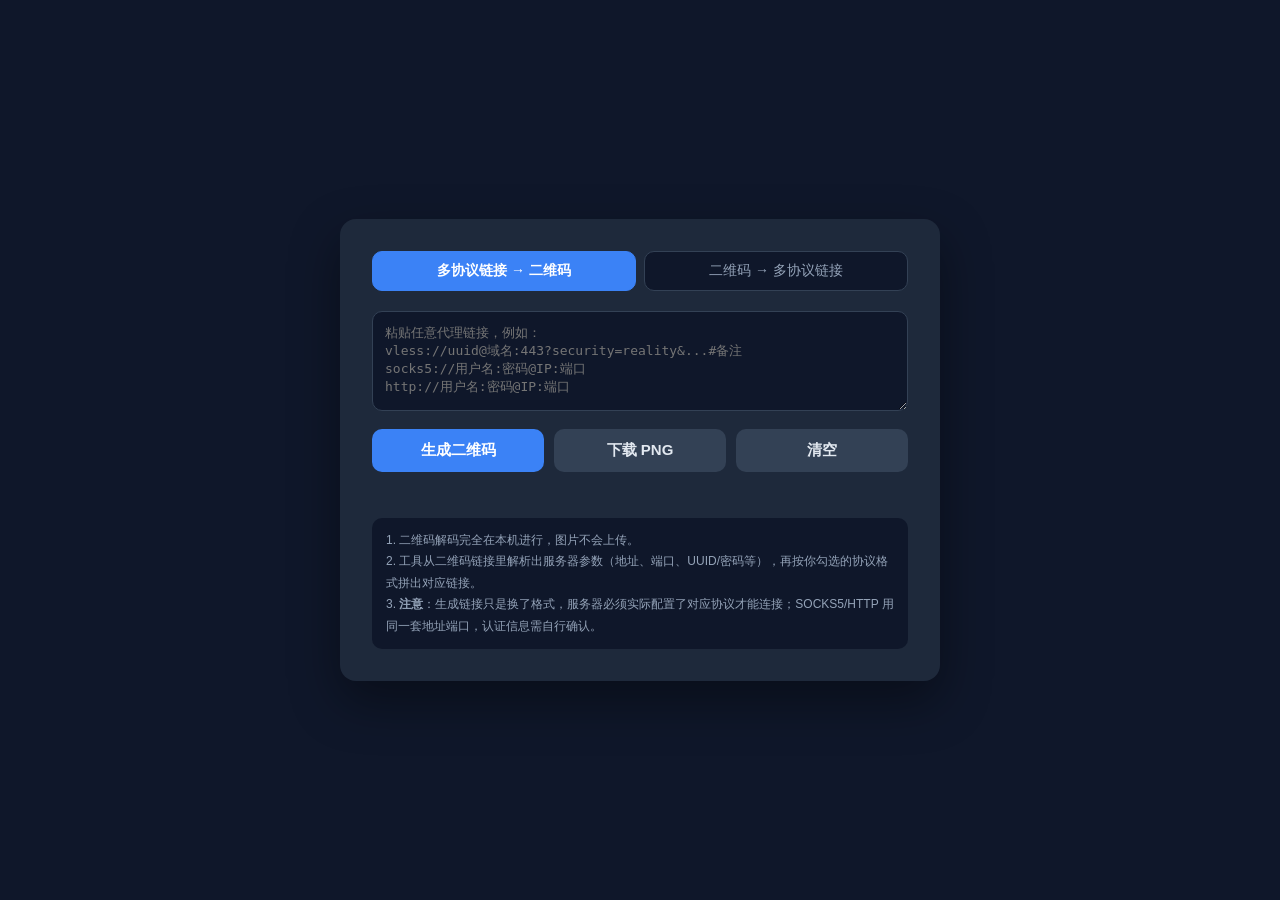
<file: qrbox.html>
<!DOCTYPE html>
<html lang="zh-CN">
<head>
<meta charset="UTF-8">
<meta name="viewport" content="width=device-width, initial-scale=1.0">
<title>代理链接＋二维码随意转换工具箱</title>
<script>/**
 * Minified by jsDelivr using Terser v5.37.0.
 * Original file: /npm/qrcode-generator@1.4.4/qrcode.js
 *
 * Do NOT use SRI with dynamically generated files! More information: https://www.jsdelivr.com/using-sri-with-dynamic-files
 */
var qrcode=function(){var t=function(t,r){var e=t,n=g[r],o=null,i=0,a=null,u=[],f={},c=function(t,r){o=function(t){for(var r=new Array(t),e=0;e<t;e+=1){r[e]=new Array(t);for(var n=0;n<t;n+=1)r[e][n]=null}return r}(i=4*e+17),l(0,0),l(i-7,0),l(0,i-7),s(),h(),d(t,r),e>=7&&v(t),null==a&&(a=p(e,n,u)),w(a,r)},l=function(t,r){for(var e=-1;e<=7;e+=1)if(!(t+e<=-1||i<=t+e))for(var n=-1;n<=7;n+=1)r+n<=-1||i<=r+n||(o[t+e][r+n]=0<=e&&e<=6&&(0==n||6==n)||0<=n&&n<=6&&(0==e||6==e)||2<=e&&e<=4&&2<=n&&n<=4)},h=function(){for(var t=8;t<i-8;t+=1)null==o[t][6]&&(o[t][6]=t%2==0);for(var r=8;r<i-8;r+=1)null==o[6][r]&&(o[6][r]=r%2==0)},s=function(){for(var t=B.getPatternPosition(e),r=0;r<t.length;r+=1)for(var n=0;n<t.length;n+=1){var i=t[r],a=t[n];if(null==o[i][a])for(var u=-2;u<=2;u+=1)for(var f=-2;f<=2;f+=1)o[i+u][a+f]=-2==u||2==u||-2==f||2==f||0==u&&0==f}},v=function(t){for(var r=B.getBCHTypeNumber(e),n=0;n<18;n+=1){var a=!t&&1==(r>>n&1);o[Math.floor(n/3)][n%3+i-8-3]=a}for(n=0;n<18;n+=1){a=!t&&1==(r>>n&1);o[n%3+i-8-3][Math.floor(n/3)]=a}},d=function(t,r){for(var e=n<<3|r,a=B.getBCHTypeInfo(e),u=0;u<15;u+=1){var f=!t&&1==(a>>u&1);u<6?o[u][8]=f:u<8?o[u+1][8]=f:o[i-15+u][8]=f}for(u=0;u<15;u+=1){f=!t&&1==(a>>u&1);u<8?o[8][i-u-1]=f:u<9?o[8][15-u-1+1]=f:o[8][15-u-1]=f}o[i-8][8]=!t},w=function(t,r){for(var e=-1,n=i-1,a=7,u=0,f=B.getMaskFunction(r),c=i-1;c>0;c-=2)for(6==c&&(c-=1);;){for(var g=0;g<2;g+=1)if(null==o[n][c-g]){var l=!1;u<t.length&&(l=1==(t[u]>>>a&1)),f(n,c-g)&&(l=!l),o[n][c-g]=l,-1==(a-=1)&&(u+=1,a=7)}if((n+=e)<0||i<=n){n-=e,e=-e;break}}},p=function(t,r,e){for(var n=A.getRSBlocks(t,r),o=b(),i=0;i<e.length;i+=1){var a=e[i];o.put(a.getMode(),4),o.put(a.getLength(),B.getLengthInBits(a.getMode(),t)),a.write(o)}var u=0;for(i=0;i<n.length;i+=1)u+=n[i].dataCount;if(o.getLengthInBits()>8*u)throw"code length overflow. ("+o.getLengthInBits()+">"+8*u+")";for(o.getLengthInBits()+4<=8*u&&o.put(0,4);o.getLengthInBits()%8!=0;)o.putBit(!1);for(;!(o.getLengthInBits()>=8*u||(o.put(236,8),o.getLengthInBits()>=8*u));)o.put(17,8);return function(t,r){for(var e=0,n=0,o=0,i=new Array(r.length),a=new Array(r.length),u=0;u<r.length;u+=1){var f=r[u].dataCount,c=r[u].totalCount-f;n=Math.max(n,f),o=Math.max(o,c),i[u]=new Array(f);for(var g=0;g<i[u].length;g+=1)i[u][g]=255&t.getBuffer()[g+e];e+=f;var l=B.getErrorCorrectPolynomial(c),h=k(i[u],l.getLength()-1).mod(l);for(a[u]=new Array(l.getLength()-1),g=0;g<a[u].length;g+=1){var s=g+h.getLength()-a[u].length;a[u][g]=s>=0?h.getAt(s):0}}var v=0;for(g=0;g<r.length;g+=1)v+=r[g].totalCount;var d=new Array(v),w=0;for(g=0;g<n;g+=1)for(u=0;u<r.length;u+=1)g<i[u].length&&(d[w]=i[u][g],w+=1);for(g=0;g<o;g+=1)for(u=0;u<r.length;u+=1)g<a[u].length&&(d[w]=a[u][g],w+=1);return d}(o,n)};f.addData=function(t,r){var e=null;switch(r=r||"Byte"){case"Numeric":e=M(t);break;case"Alphanumeric":e=x(t);break;case"Byte":e=m(t);break;case"Kanji":e=L(t);break;default:throw"mode:"+r}u.push(e),a=null},f.isDark=function(t,r){if(t<0||i<=t||r<0||i<=r)throw t+","+r;return o[t][r]},f.getModuleCount=function(){return i},f.make=function(){if(e<1){for(var t=1;t<40;t++){for(var r=A.getRSBlocks(t,n),o=b(),i=0;i<u.length;i++){var a=u[i];o.put(a.getMode(),4),o.put(a.getLength(),B.getLengthInBits(a.getMode(),t)),a.write(o)}var g=0;for(i=0;i<r.length;i++)g+=r[i].dataCount;if(o.getLengthInBits()<=8*g)break}e=t}c(!1,function(){for(var t=0,r=0,e=0;e<8;e+=1){c(!0,e);var n=B.getLostPoint(f);(0==e||t>n)&&(t=n,r=e)}return r}())},f.createTableTag=function(t,r){t=t||2;var e="";e+='<table style="',e+=" border-width: 0px; border-style: none;",e+=" border-collapse: collapse;",e+=" padding: 0px; margin: "+(r=void 0===r?4*t:r)+"px;",e+='">',e+="<tbody>";for(var n=0;n<f.getModuleCount();n+=1){e+="<tr>";for(var o=0;o<f.getModuleCount();o+=1)e+='<td style="',e+=" border-width: 0px; border-style: none;",e+=" border-collapse: collapse;",e+=" padding: 0px; margin: 0px;",e+=" width: "+t+"px;",e+=" height: "+t+"px;",e+=" background-color: ",e+=f.isDark(n,o)?"#000000":"#ffffff",e+=";",e+='"/>';e+="</tr>"}return e+="</tbody>",e+="</table>"},f.createSvgTag=function(t,r,e,n){var o={};"object"==typeof arguments[0]&&(t=(o=arguments[0]).cellSize,r=o.margin,e=o.alt,n=o.title),t=t||2,r=void 0===r?4*t:r,(e="string"==typeof e?{text:e}:e||{}).text=e.text||null,e.id=e.text?e.id||"qrcode-description":null,(n="string"==typeof n?{text:n}:n||{}).text=n.text||null,n.id=n.text?n.id||"qrcode-title":null;var i,a,u,c,g=f.getModuleCount()*t+2*r,l="";for(c="l"+t+",0 0,"+t+" -"+t+",0 0,-"+t+"z ",l+='<svg version="1.1" xmlns="http://www.w3.org/2000/svg"',l+=o.scalable?"":' width="'+g+'px" height="'+g+'px"',l+=' viewBox="0 0 '+g+" "+g+'" ',l+=' preserveAspectRatio="xMinYMin meet"',l+=n.text||e.text?' role="img" aria-labelledby="'+y([n.id,e.id].join(" ").trim())+'"':"",l+=">",l+=n.text?'<title id="'+y(n.id)+'">'+y(n.text)+"</title>":"",l+=e.text?'<description id="'+y(e.id)+'">'+y(e.text)+"</description>":"",l+='<rect width="100%" height="100%" fill="white" cx="0" cy="0"/>',l+='<path d="',a=0;a<f.getModuleCount();a+=1)for(u=a*t+r,i=0;i<f.getModuleCount();i+=1)f.isDark(a,i)&&(l+="M"+(i*t+r)+","+u+c);return l+='" stroke="transparent" fill="black"/>',l+="</svg>"},f.createDataURL=function(t,r){t=t||2,r=void 0===r?4*t:r;var e=f.getModuleCount()*t+2*r,n=r,o=e-r;return I(e,e,(function(r,e){if(n<=r&&r<o&&n<=e&&e<o){var i=Math.floor((r-n)/t),a=Math.floor((e-n)/t);return f.isDark(a,i)?0:1}return 1}))},f.createImgTag=function(t,r,e){t=t||2,r=void 0===r?4*t:r;var n=f.getModuleCount()*t+2*r,o="";return o+="<img",o+=' src="',o+=f.createDataURL(t,r),o+='"',o+=' width="',o+=n,o+='"',o+=' height="',o+=n,o+='"',e&&(o+=' alt="',o+=y(e),o+='"'),o+="/>"};var y=function(t){for(var r="",e=0;e<t.length;e+=1){var n=t.charAt(e);switch(n){case"<":r+="&lt;";break;case">":r+="&gt;";break;case"&":r+="&amp;";break;case'"':r+="&quot;";break;default:r+=n}}return r};return f.createASCII=function(t,r){if((t=t||1)<2)return function(t){t=void 0===t?2:t;var r,e,n,o,i,a=1*f.getModuleCount()+2*t,u=t,c=a-t,g={"██":"█","█ ":"▀"," █":"▄","  ":" "},l={"██":"▀","█ ":"▀"," █":" ","  ":" "},h="";for(r=0;r<a;r+=2){for(n=Math.floor((r-u)/1),o=Math.floor((r+1-u)/1),e=0;e<a;e+=1)i="█",u<=e&&e<c&&u<=r&&r<c&&f.isDark(n,Math.floor((e-u)/1))&&(i=" "),u<=e&&e<c&&u<=r+1&&r+1<c&&f.isDark(o,Math.floor((e-u)/1))?i+=" ":i+="█",h+=t<1&&r+1>=c?l[i]:g[i];h+="\n"}return a%2&&t>0?h.substring(0,h.length-a-1)+Array(a+1).join("▀"):h.substring(0,h.length-1)}(r);t-=1,r=void 0===r?2*t:r;var e,n,o,i,a=f.getModuleCount()*t+2*r,u=r,c=a-r,g=Array(t+1).join("██"),l=Array(t+1).join("  "),h="",s="";for(e=0;e<a;e+=1){for(o=Math.floor((e-u)/t),s="",n=0;n<a;n+=1)i=1,u<=n&&n<c&&u<=e&&e<c&&f.isDark(o,Math.floor((n-u)/t))&&(i=0),s+=i?g:l;for(o=0;o<t;o+=1)h+=s+"\n"}return h.substring(0,h.length-1)},f.renderTo2dContext=function(t,r){r=r||2;for(var e=f.getModuleCount(),n=0;n<e;n++)for(var o=0;o<e;o++)t.fillStyle=f.isDark(n,o)?"black":"white",t.fillRect(n*r,o*r,r,r)},f};t.stringToBytes=(t.stringToBytesFuncs={default:function(t){for(var r=[],e=0;e<t.length;e+=1){var n=t.charCodeAt(e);r.push(255&n)}return r}}).default,t.createStringToBytes=function(t,r){var e=function(){for(var e=S(t),n=function(){var t=e.read();if(-1==t)throw"eof";return t},o=0,i={};;){var a=e.read();if(-1==a)break;var u=n(),f=n()<<8|n();i[String.fromCharCode(a<<8|u)]=f,o+=1}if(o!=r)throw o+" != "+r;return i}(),n="?".charCodeAt(0);return function(t){for(var r=[],o=0;o<t.length;o+=1){var i=t.charCodeAt(o);if(i<128)r.push(i);else{var a=e[t.charAt(o)];"number"==typeof a?(255&a)==a?r.push(a):(r.push(a>>>8),r.push(255&a)):r.push(n)}}return r}};var r,e,n,o,i,a=1,u=2,f=4,c=8,g={L:1,M:0,Q:3,H:2},l=0,h=1,s=2,v=3,d=4,w=5,p=6,y=7,B=(r=[[],[6,18],[6,22],[6,26],[6,30],[6,34],[6,22,38],[6,24,42],[6,26,46],[6,28,50],[6,30,54],[6,32,58],[6,34,62],[6,26,46,66],[6,26,48,70],[6,26,50,74],[6,30,54,78],[6,30,56,82],[6,30,58,86],[6,34,62,90],[6,28,50,72,94],[6,26,50,74,98],[6,30,54,78,102],[6,28,54,80,106],[6,32,58,84,110],[6,30,58,86,114],[6,34,62,90,118],[6,26,50,74,98,122],[6,30,54,78,102,126],[6,26,52,78,104,130],[6,30,56,82,108,134],[6,34,60,86,112,138],[6,30,58,86,114,142],[6,34,62,90,118,146],[6,30,54,78,102,126,150],[6,24,50,76,102,128,154],[6,28,54,80,106,132,158],[6,32,58,84,110,136,162],[6,26,54,82,110,138,166],[6,30,58,86,114,142,170]],e=1335,n=7973,i=function(t){for(var r=0;0!=t;)r+=1,t>>>=1;return r},(o={}).getBCHTypeInfo=function(t){for(var r=t<<10;i(r)-i(e)>=0;)r^=e<<i(r)-i(e);return 21522^(t<<10|r)},o.getBCHTypeNumber=function(t){for(var r=t<<12;i(r)-i(n)>=0;)r^=n<<i(r)-i(n);return t<<12|r},o.getPatternPosition=function(t){return r[t-1]},o.getMaskFunction=function(t){switch(t){case l:return function(t,r){return(t+r)%2==0};case h:return function(t,r){return t%2==0};case s:return function(t,r){return r%3==0};case v:return function(t,r){return(t+r)%3==0};case d:return function(t,r){return(Math.floor(t/2)+Math.floor(r/3))%2==0};case w:return function(t,r){return t*r%2+t*r%3==0};case p:return function(t,r){return(t*r%2+t*r%3)%2==0};case y:return function(t,r){return(t*r%3+(t+r)%2)%2==0};default:throw"bad maskPattern:"+t}},o.getErrorCorrectPolynomial=function(t){for(var r=k([1],0),e=0;e<t;e+=1)r=r.multiply(k([1,C.gexp(e)],0));return r},o.getLengthInBits=function(t,r){if(1<=r&&r<10)switch(t){case a:return 10;case u:return 9;case f:case c:return 8;default:throw"mode:"+t}else if(r<27)switch(t){case a:return 12;case u:return 11;case f:return 16;case c:return 10;default:throw"mode:"+t}else{if(!(r<41))throw"type:"+r;switch(t){case a:return 14;case u:return 13;case f:return 16;case c:return 12;default:throw"mode:"+t}}},o.getLostPoint=function(t){for(var r=t.getModuleCount(),e=0,n=0;n<r;n+=1)for(var o=0;o<r;o+=1){for(var i=0,a=t.isDark(n,o),u=-1;u<=1;u+=1)if(!(n+u<0||r<=n+u))for(var f=-1;f<=1;f+=1)o+f<0||r<=o+f||0==u&&0==f||a==t.isDark(n+u,o+f)&&(i+=1);i>5&&(e+=3+i-5)}for(n=0;n<r-1;n+=1)for(o=0;o<r-1;o+=1){var c=0;t.isDark(n,o)&&(c+=1),t.isDark(n+1,o)&&(c+=1),t.isDark(n,o+1)&&(c+=1),t.isDark(n+1,o+1)&&(c+=1),0!=c&&4!=c||(e+=3)}for(n=0;n<r;n+=1)for(o=0;o<r-6;o+=1)t.isDark(n,o)&&!t.isDark(n,o+1)&&t.isDark(n,o+2)&&t.isDark(n,o+3)&&t.isDark(n,o+4)&&!t.isDark(n,o+5)&&t.isDark(n,o+6)&&(e+=40);for(o=0;o<r;o+=1)for(n=0;n<r-6;n+=1)t.isDark(n,o)&&!t.isDark(n+1,o)&&t.isDark(n+2,o)&&t.isDark(n+3,o)&&t.isDark(n+4,o)&&!t.isDark(n+5,o)&&t.isDark(n+6,o)&&(e+=40);var g=0;for(o=0;o<r;o+=1)for(n=0;n<r;n+=1)t.isDark(n,o)&&(g+=1);return e+=Math.abs(100*g/r/r-50)/5*10},o),C=function(){for(var t=new Array(256),r=new Array(256),e=0;e<8;e+=1)t[e]=1<<e;for(e=8;e<256;e+=1)t[e]=t[e-4]^t[e-5]^t[e-6]^t[e-8];for(e=0;e<255;e+=1)r[t[e]]=e;var n={glog:function(t){if(t<1)throw"glog("+t+")";return r[t]},gexp:function(r){for(;r<0;)r+=255;for(;r>=256;)r-=255;return t[r]}};return n}();function k(t,r){if(void 0===t.length)throw t.length+"/"+r;var e=function(){for(var e=0;e<t.length&&0==t[e];)e+=1;for(var n=new Array(t.length-e+r),o=0;o<t.length-e;o+=1)n[o]=t[o+e];return n}(),n={getAt:function(t){return e[t]},getLength:function(){return e.length},multiply:function(t){for(var r=new Array(n.getLength()+t.getLength()-1),e=0;e<n.getLength();e+=1)for(var o=0;o<t.getLength();o+=1)r[e+o]^=C.gexp(C.glog(n.getAt(e))+C.glog(t.getAt(o)));return k(r,0)},mod:function(t){if(n.getLength()-t.getLength()<0)return n;for(var r=C.glog(n.getAt(0))-C.glog(t.getAt(0)),e=new Array(n.getLength()),o=0;o<n.getLength();o+=1)e[o]=n.getAt(o);for(o=0;o<t.getLength();o+=1)e[o]^=C.gexp(C.glog(t.getAt(o))+r);return k(e,0).mod(t)}};return n}var A=function(){var t=[[1,26,19],[1,26,16],[1,26,13],[1,26,9],[1,44,34],[1,44,28],[1,44,22],[1,44,16],[1,70,55],[1,70,44],[2,35,17],[2,35,13],[1,100,80],[2,50,32],[2,50,24],[4,25,9],[1,134,108],[2,67,43],[2,33,15,2,34,16],[2,33,11,2,34,12],[2,86,68],[4,43,27],[4,43,19],[4,43,15],[2,98,78],[4,49,31],[2,32,14,4,33,15],[4,39,13,1,40,14],[2,121,97],[2,60,38,2,61,39],[4,40,18,2,41,19],[4,40,14,2,41,15],[2,146,116],[3,58,36,2,59,37],[4,36,16,4,37,17],[4,36,12,4,37,13],[2,86,68,2,87,69],[4,69,43,1,70,44],[6,43,19,2,44,20],[6,43,15,2,44,16],[4,101,81],[1,80,50,4,81,51],[4,50,22,4,51,23],[3,36,12,8,37,13],[2,116,92,2,117,93],[6,58,36,2,59,37],[4,46,20,6,47,21],[7,42,14,4,43,15],[4,133,107],[8,59,37,1,60,38],[8,44,20,4,45,21],[12,33,11,4,34,12],[3,145,115,1,146,116],[4,64,40,5,65,41],[11,36,16,5,37,17],[11,36,12,5,37,13],[5,109,87,1,110,88],[5,65,41,5,66,42],[5,54,24,7,55,25],[11,36,12,7,37,13],[5,122,98,1,123,99],[7,73,45,3,74,46],[15,43,19,2,44,20],[3,45,15,13,46,16],[1,135,107,5,136,108],[10,74,46,1,75,47],[1,50,22,15,51,23],[2,42,14,17,43,15],[5,150,120,1,151,121],[9,69,43,4,70,44],[17,50,22,1,51,23],[2,42,14,19,43,15],[3,141,113,4,142,114],[3,70,44,11,71,45],[17,47,21,4,48,22],[9,39,13,16,40,14],[3,135,107,5,136,108],[3,67,41,13,68,42],[15,54,24,5,55,25],[15,43,15,10,44,16],[4,144,116,4,145,117],[17,68,42],[17,50,22,6,51,23],[19,46,16,6,47,17],[2,139,111,7,140,112],[17,74,46],[7,54,24,16,55,25],[34,37,13],[4,151,121,5,152,122],[4,75,47,14,76,48],[11,54,24,14,55,25],[16,45,15,14,46,16],[6,147,117,4,148,118],[6,73,45,14,74,46],[11,54,24,16,55,25],[30,46,16,2,47,17],[8,132,106,4,133,107],[8,75,47,13,76,48],[7,54,24,22,55,25],[22,45,15,13,46,16],[10,142,114,2,143,115],[19,74,46,4,75,47],[28,50,22,6,51,23],[33,46,16,4,47,17],[8,152,122,4,153,123],[22,73,45,3,74,46],[8,53,23,26,54,24],[12,45,15,28,46,16],[3,147,117,10,148,118],[3,73,45,23,74,46],[4,54,24,31,55,25],[11,45,15,31,46,16],[7,146,116,7,147,117],[21,73,45,7,74,46],[1,53,23,37,54,24],[19,45,15,26,46,16],[5,145,115,10,146,116],[19,75,47,10,76,48],[15,54,24,25,55,25],[23,45,15,25,46,16],[13,145,115,3,146,116],[2,74,46,29,75,47],[42,54,24,1,55,25],[23,45,15,28,46,16],[17,145,115],[10,74,46,23,75,47],[10,54,24,35,55,25],[19,45,15,35,46,16],[17,145,115,1,146,116],[14,74,46,21,75,47],[29,54,24,19,55,25],[11,45,15,46,46,16],[13,145,115,6,146,116],[14,74,46,23,75,47],[44,54,24,7,55,25],[59,46,16,1,47,17],[12,151,121,7,152,122],[12,75,47,26,76,48],[39,54,24,14,55,25],[22,45,15,41,46,16],[6,151,121,14,152,122],[6,75,47,34,76,48],[46,54,24,10,55,25],[2,45,15,64,46,16],[17,152,122,4,153,123],[29,74,46,14,75,47],[49,54,24,10,55,25],[24,45,15,46,46,16],[4,152,122,18,153,123],[13,74,46,32,75,47],[48,54,24,14,55,25],[42,45,15,32,46,16],[20,147,117,4,148,118],[40,75,47,7,76,48],[43,54,24,22,55,25],[10,45,15,67,46,16],[19,148,118,6,149,119],[18,75,47,31,76,48],[34,54,24,34,55,25],[20,45,15,61,46,16]],r=function(t,r){var e={};return e.totalCount=t,e.dataCount=r,e},e={};return e.getRSBlocks=function(e,n){var o=function(r,e){switch(e){case g.L:return t[4*(r-1)+0];case g.M:return t[4*(r-1)+1];case g.Q:return t[4*(r-1)+2];case g.H:return t[4*(r-1)+3];default:return}}(e,n);if(void 0===o)throw"bad rs block @ typeNumber:"+e+"/errorCorrectionLevel:"+n;for(var i=o.length/3,a=[],u=0;u<i;u+=1)for(var f=o[3*u+0],c=o[3*u+1],l=o[3*u+2],h=0;h<f;h+=1)a.push(r(c,l));return a},e}(),b=function(){var t=[],r=0,e={getBuffer:function(){return t},getAt:function(r){var e=Math.floor(r/8);return 1==(t[e]>>>7-r%8&1)},put:function(t,r){for(var n=0;n<r;n+=1)e.putBit(1==(t>>>r-n-1&1))},getLengthInBits:function(){return r},putBit:function(e){var n=Math.floor(r/8);t.length<=n&&t.push(0),e&&(t[n]|=128>>>r%8),r+=1}};return e},M=function(t){var r=a,e=t,n={getMode:function(){return r},getLength:function(t){return e.length},write:function(t){for(var r=e,n=0;n+2<r.length;)t.put(o(r.substring(n,n+3)),10),n+=3;n<r.length&&(r.length-n==1?t.put(o(r.substring(n,n+1)),4):r.length-n==2&&t.put(o(r.substring(n,n+2)),7))}},o=function(t){for(var r=0,e=0;e<t.length;e+=1)r=10*r+i(t.charAt(e));return r},i=function(t){if("0"<=t&&t<="9")return t.charCodeAt(0)-"0".charCodeAt(0);throw"illegal char :"+t};return n},x=function(t){var r=u,e=t,n={getMode:function(){return r},getLength:function(t){return e.length},write:function(t){for(var r=e,n=0;n+1<r.length;)t.put(45*o(r.charAt(n))+o(r.charAt(n+1)),11),n+=2;n<r.length&&t.put(o(r.charAt(n)),6)}},o=function(t){if("0"<=t&&t<="9")return t.charCodeAt(0)-"0".charCodeAt(0);if("A"<=t&&t<="Z")return t.charCodeAt(0)-"A".charCodeAt(0)+10;switch(t){case" ":return 36;case"$":return 37;case"%":return 38;case"*":return 39;case"+":return 40;case"-":return 41;case".":return 42;case"/":return 43;case":":return 44;default:throw"illegal char :"+t}};return n},m=function(r){var e=f,n=t.stringToBytes(r),o={getMode:function(){return e},getLength:function(t){return n.length},write:function(t){for(var r=0;r<n.length;r+=1)t.put(n[r],8)}};return o},L=function(r){var e=c,n=t.stringToBytesFuncs.SJIS;if(!n)throw"sjis not supported.";!function(){var t=n("友");if(2!=t.length||38726!=(t[0]<<8|t[1]))throw"sjis not supported."}();var o=n(r),i={getMode:function(){return e},getLength:function(t){return~~(o.length/2)},write:function(t){for(var r=o,e=0;e+1<r.length;){var n=(255&r[e])<<8|255&r[e+1];if(33088<=n&&n<=40956)n-=33088;else{if(!(57408<=n&&n<=60351))throw"illegal char at "+(e+1)+"/"+n;n-=49472}n=192*(n>>>8&255)+(255&n),t.put(n,13),e+=2}if(e<r.length)throw"illegal char at "+(e+1)}};return i},D=function(){var t=[],r={writeByte:function(r){t.push(255&r)},writeShort:function(t){r.writeByte(t),r.writeByte(t>>>8)},writeBytes:function(t,e,n){e=e||0,n=n||t.length;for(var o=0;o<n;o+=1)r.writeByte(t[o+e])},writeString:function(t){for(var e=0;e<t.length;e+=1)r.writeByte(t.charCodeAt(e))},toByteArray:function(){return t},toString:function(){var r="";r+="[";for(var e=0;e<t.length;e+=1)e>0&&(r+=","),r+=t[e];return r+="]"}};return r},S=function(t){var r=t,e=0,n=0,o=0,i={read:function(){for(;o<8;){if(e>=r.length){if(0==o)return-1;throw"unexpected end of file./"+o}var t=r.charAt(e);if(e+=1,"="==t)return o=0,-1;t.match(/^\s$/)||(n=n<<6|a(t.charCodeAt(0)),o+=6)}var i=n>>>o-8&255;return o-=8,i}},a=function(t){if(65<=t&&t<=90)return t-65;if(97<=t&&t<=122)return t-97+26;if(48<=t&&t<=57)return t-48+52;if(43==t)return 62;if(47==t)return 63;throw"c:"+t};return i},I=function(t,r,e){for(var n=function(t,r){var e=t,n=r,o=new Array(t*r),i={setPixel:function(t,r,n){o[r*e+t]=n},write:function(t){t.writeString("GIF87a"),t.writeShort(e),t.writeShort(n),t.writeByte(128),t.writeByte(0),t.writeByte(0),t.writeByte(0),t.writeByte(0),t.writeByte(0),t.writeByte(255),t.writeByte(255),t.writeByte(255),t.writeString(","),t.writeShort(0),t.writeShort(0),t.writeShort(e),t.writeShort(n),t.writeByte(0);var r=a(2);t.writeByte(2);for(var o=0;r.length-o>255;)t.writeByte(255),t.writeBytes(r,o,255),o+=255;t.writeByte(r.length-o),t.writeBytes(r,o,r.length-o),t.writeByte(0),t.writeString(";")}},a=function(t){for(var r=1<<t,e=1+(1<<t),n=t+1,i=u(),a=0;a<r;a+=1)i.add(String.fromCharCode(a));i.add(String.fromCharCode(r)),i.add(String.fromCharCode(e));var f,c,g,l=D(),h=(f=l,c=0,g=0,{write:function(t,r){if(t>>>r!=0)throw"length over";for(;c+r>=8;)f.writeByte(255&(t<<c|g)),r-=8-c,t>>>=8-c,g=0,c=0;g|=t<<c,c+=r},flush:function(){c>0&&f.writeByte(g)}});h.write(r,n);var s=0,v=String.fromCharCode(o[s]);for(s+=1;s<o.length;){var d=String.fromCharCode(o[s]);s+=1,i.contains(v+d)?v+=d:(h.write(i.indexOf(v),n),i.size()<4095&&(i.size()==1<<n&&(n+=1),i.add(v+d)),v=d)}return h.write(i.indexOf(v),n),h.write(e,n),h.flush(),l.toByteArray()},u=function(){var t={},r=0,e={add:function(n){if(e.contains(n))throw"dup key:"+n;t[n]=r,r+=1},size:function(){return r},indexOf:function(r){return t[r]},contains:function(r){return void 0!==t[r]}};return e};return i}(t,r),o=0;o<r;o+=1)for(var i=0;i<t;i+=1)n.setPixel(i,o,e(i,o));var a=D();n.write(a);for(var u=function(){var t=0,r=0,e=0,n="",o={},i=function(t){n+=String.fromCharCode(a(63&t))},a=function(t){if(t<0);else{if(t<26)return 65+t;if(t<52)return t-26+97;if(t<62)return t-52+48;if(62==t)return 43;if(63==t)return 47}throw"n:"+t};return o.writeByte=function(n){for(t=t<<8|255&n,r+=8,e+=1;r>=6;)i(t>>>r-6),r-=6},o.flush=function(){if(r>0&&(i(t<<6-r),t=0,r=0),e%3!=0)for(var o=3-e%3,a=0;a<o;a+=1)n+="="},o.toString=function(){return n},o}(),f=a.toByteArray(),c=0;c<f.length;c+=1)u.writeByte(f[c]);return u.flush(),"data:image/gif;base64,"+u};return t}();qrcode.stringToBytesFuncs["UTF-8"]=function(t){return function(t){for(var r=[],e=0;e<t.length;e++){var n=t.charCodeAt(e);n<128?r.push(n):n<2048?r.push(192|n>>6,128|63&n):n<55296||n>=57344?r.push(224|n>>12,128|n>>6&63,128|63&n):(e++,n=65536+((1023&n)<<10|1023&t.charCodeAt(e)),r.push(240|n>>18,128|n>>12&63,128|n>>6&63,128|63&n))}return r}(t)},function(t){"function"==typeof define&&define.amd?define([],t):"object"==typeof exports&&(module.exports=t())}((function(){return qrcode}));
//# sourceMappingURL=/sm/26b4b0d0b1e283d6b3ec9857ac597d7a60c76ac17be1ef4c965f03086de426bb.map</script>
<script>(function webpackUniversalModuleDefinition(root, factory) {
	if(typeof exports === 'object' && typeof module === 'object')
		module.exports = factory();
	else if(typeof define === 'function' && define.amd)
		define([], factory);
	else if(typeof exports === 'object')
		exports["jsQR"] = factory();
	else
		root["jsQR"] = factory();
})(typeof self !== 'undefined' ? self : this, function() {
return /******/ (function(modules) { // webpackBootstrap
/******/ 	// The module cache
/******/ 	var installedModules = {};
/******/
/******/ 	// The require function
/******/ 	function __webpack_require__(moduleId) {
/******/
/******/ 		// Check if module is in cache
/******/ 		if(installedModules[moduleId]) {
/******/ 			return installedModules[moduleId].exports;
/******/ 		}
/******/ 		// Create a new module (and put it into the cache)
/******/ 		var module = installedModules[moduleId] = {
/******/ 			i: moduleId,
/******/ 			l: false,
/******/ 			exports: {}
/******/ 		};
/******/
/******/ 		// Execute the module function
/******/ 		modules[moduleId].call(module.exports, module, module.exports, __webpack_require__);
/******/
/******/ 		// Flag the module as loaded
/******/ 		module.l = true;
/******/
/******/ 		// Return the exports of the module
/******/ 		return module.exports;
/******/ 	}
/******/
/******/
/******/ 	// expose the modules object (__webpack_modules__)
/******/ 	__webpack_require__.m = modules;
/******/
/******/ 	// expose the module cache
/******/ 	__webpack_require__.c = installedModules;
/******/
/******/ 	// define getter function for harmony exports
/******/ 	__webpack_require__.d = function(exports, name, getter) {
/******/ 		if(!__webpack_require__.o(exports, name)) {
/******/ 			Object.defineProperty(exports, name, {
/******/ 				configurable: false,
/******/ 				enumerable: true,
/******/ 				get: getter
/******/ 			});
/******/ 		}
/******/ 	};
/******/
/******/ 	// getDefaultExport function for compatibility with non-harmony modules
/******/ 	__webpack_require__.n = function(module) {
/******/ 		var getter = module && module.__esModule ?
/******/ 			function getDefault() { return module['default']; } :
/******/ 			function getModuleExports() { return module; };
/******/ 		__webpack_require__.d(getter, 'a', getter);
/******/ 		return getter;
/******/ 	};
/******/
/******/ 	// Object.prototype.hasOwnProperty.call
/******/ 	__webpack_require__.o = function(object, property) { return Object.prototype.hasOwnProperty.call(object, property); };
/******/
/******/ 	// __webpack_public_path__
/******/ 	__webpack_require__.p = "";
/******/
/******/ 	// Load entry module and return exports
/******/ 	return __webpack_require__(__webpack_require__.s = 3);
/******/ })
/************************************************************************/
/******/ ([
/* 0 */
/***/ (function(module, exports, __webpack_require__) {

"use strict";

Object.defineProperty(exports, "__esModule", { value: true });
var BitMatrix = /** @class */ (function () {
    function BitMatrix(data, width) {
        this.width = width;
        this.height = data.length / width;
        this.data = data;
    }
    BitMatrix.createEmpty = function (width, height) {
        return new BitMatrix(new Uint8ClampedArray(width * height), width);
    };
    BitMatrix.prototype.get = function (x, y) {
        if (x < 0 || x >= this.width || y < 0 || y >= this.height) {
            return false;
        }
        return !!this.data[y * this.width + x];
    };
    BitMatrix.prototype.set = function (x, y, v) {
        this.data[y * this.width + x] = v ? 1 : 0;
    };
    BitMatrix.prototype.setRegion = function (left, top, width, height, v) {
        for (var y = top; y < top + height; y++) {
            for (var x = left; x < left + width; x++) {
                this.set(x, y, !!v);
            }
        }
    };
    return BitMatrix;
}());
exports.BitMatrix = BitMatrix;


/***/ }),
/* 1 */
/***/ (function(module, exports, __webpack_require__) {

"use strict";

Object.defineProperty(exports, "__esModule", { value: true });
var GenericGFPoly_1 = __webpack_require__(2);
function addOrSubtractGF(a, b) {
    return a ^ b; // tslint:disable-line:no-bitwise
}
exports.addOrSubtractGF = addOrSubtractGF;
var GenericGF = /** @class */ (function () {
    function GenericGF(primitive, size, genBase) {
        this.primitive = primitive;
        this.size = size;
        this.generatorBase = genBase;
        this.expTable = new Array(this.size);
        this.logTable = new Array(this.size);
        var x = 1;
        for (var i = 0; i < this.size; i++) {
            this.expTable[i] = x;
            x = x * 2;
            if (x >= this.size) {
                x = (x ^ this.primitive) & (this.size - 1); // tslint:disable-line:no-bitwise
            }
        }
        for (var i = 0; i < this.size - 1; i++) {
            this.logTable[this.expTable[i]] = i;
        }
        this.zero = new GenericGFPoly_1.default(this, Uint8ClampedArray.from([0]));
        this.one = new GenericGFPoly_1.default(this, Uint8ClampedArray.from([1]));
    }
    GenericGF.prototype.multiply = function (a, b) {
        if (a === 0 || b === 0) {
            return 0;
        }
        return this.expTable[(this.logTable[a] + this.logTable[b]) % (this.size - 1)];
    };
    GenericGF.prototype.inverse = function (a) {
        if (a === 0) {
            throw new Error("Can't invert 0");
        }
        return this.expTable[this.size - this.logTable[a] - 1];
    };
    GenericGF.prototype.buildMonomial = function (degree, coefficient) {
        if (degree < 0) {
            throw new Error("Invalid monomial degree less than 0");
        }
        if (coefficient === 0) {
            return this.zero;
        }
        var coefficients = new Uint8ClampedArray(degree + 1);
        coefficients[0] = coefficient;
        return new GenericGFPoly_1.default(this, coefficients);
    };
    GenericGF.prototype.log = function (a) {
        if (a === 0) {
            throw new Error("Can't take log(0)");
        }
        return this.logTable[a];
    };
    GenericGF.prototype.exp = function (a) {
        return this.expTable[a];
    };
    return GenericGF;
}());
exports.default = GenericGF;


/***/ }),
/* 2 */
/***/ (function(module, exports, __webpack_require__) {

"use strict";

Object.defineProperty(exports, "__esModule", { value: true });
var GenericGF_1 = __webpack_require__(1);
var GenericGFPoly = /** @class */ (function () {
    function GenericGFPoly(field, coefficients) {
        if (coefficients.length === 0) {
            throw new Error("No coefficients.");
        }
        this.field = field;
        var coefficientsLength = coefficients.length;
        if (coefficientsLength > 1 && coefficients[0] === 0) {
            // Leading term must be non-zero for anything except the constant polynomial "0"
            var firstNonZero = 1;
            while (firstNonZero < coefficientsLength && coefficients[firstNonZero] === 0) {
                firstNonZero++;
            }
            if (firstNonZero === coefficientsLength) {
                this.coefficients = field.zero.coefficients;
            }
            else {
                this.coefficients = new Uint8ClampedArray(coefficientsLength - firstNonZero);
                for (var i = 0; i < this.coefficients.length; i++) {
                    this.coefficients[i] = coefficients[firstNonZero + i];
                }
            }
        }
        else {
            this.coefficients = coefficients;
        }
    }
    GenericGFPoly.prototype.degree = function () {
        return this.coefficients.length - 1;
    };
    GenericGFPoly.prototype.isZero = function () {
        return this.coefficients[0] === 0;
    };
    GenericGFPoly.prototype.getCoefficient = function (degree) {
        return this.coefficients[this.coefficients.length - 1 - degree];
    };
    GenericGFPoly.prototype.addOrSubtract = function (other) {
        var _a;
        if (this.isZero()) {
            return other;
        }
        if (other.isZero()) {
            return this;
        }
        var smallerCoefficients = this.coefficients;
        var largerCoefficients = other.coefficients;
        if (smallerCoefficients.length > largerCoefficients.length) {
            _a = [largerCoefficients, smallerCoefficients], smallerCoefficients = _a[0], largerCoefficients = _a[1];
        }
        var sumDiff = new Uint8ClampedArray(largerCoefficients.length);
        var lengthDiff = largerCoefficients.length - smallerCoefficients.length;
        for (var i = 0; i < lengthDiff; i++) {
            sumDiff[i] = largerCoefficients[i];
        }
        for (var i = lengthDiff; i < largerCoefficients.length; i++) {
            sumDiff[i] = GenericGF_1.addOrSubtractGF(smallerCoefficients[i - lengthDiff], largerCoefficients[i]);
        }
        return new GenericGFPoly(this.field, sumDiff);
    };
    GenericGFPoly.prototype.multiply = function (scalar) {
        if (scalar === 0) {
            return this.field.zero;
        }
        if (scalar === 1) {
            return this;
        }
        var size = this.coefficients.length;
        var product = new Uint8ClampedArray(size);
        for (var i = 0; i < size; i++) {
            product[i] = this.field.multiply(this.coefficients[i], scalar);
        }
        return new GenericGFPoly(this.field, product);
    };
    GenericGFPoly.prototype.multiplyPoly = function (other) {
        if (this.isZero() || other.isZero()) {
            return this.field.zero;
        }
        var aCoefficients = this.coefficients;
        var aLength = aCoefficients.length;
        var bCoefficients = other.coefficients;
        var bLength = bCoefficients.length;
        var product = new Uint8ClampedArray(aLength + bLength - 1);
        for (var i = 0; i < aLength; i++) {
            var aCoeff = aCoefficients[i];
            for (var j = 0; j < bLength; j++) {
                product[i + j] = GenericGF_1.addOrSubtractGF(product[i + j], this.field.multiply(aCoeff, bCoefficients[j]));
            }
        }
        return new GenericGFPoly(this.field, product);
    };
    GenericGFPoly.prototype.multiplyByMonomial = function (degree, coefficient) {
        if (degree < 0) {
            throw new Error("Invalid degree less than 0");
        }
        if (coefficient === 0) {
            return this.field.zero;
        }
        var size = this.coefficients.length;
        var product = new Uint8ClampedArray(size + degree);
        for (var i = 0; i < size; i++) {
            product[i] = this.field.multiply(this.coefficients[i], coefficient);
        }
        return new GenericGFPoly(this.field, product);
    };
    GenericGFPoly.prototype.evaluateAt = function (a) {
        var result = 0;
        if (a === 0) {
            // Just return the x^0 coefficient
            return this.getCoefficient(0);
        }
        var size = this.coefficients.length;
        if (a === 1) {
            // Just the sum of the coefficients
            this.coefficients.forEach(function (coefficient) {
                result = GenericGF_1.addOrSubtractGF(result, coefficient);
            });
            return result;
        }
        result = this.coefficients[0];
        for (var i = 1; i < size; i++) {
            result = GenericGF_1.addOrSubtractGF(this.field.multiply(a, result), this.coefficients[i]);
        }
        return result;
    };
    return GenericGFPoly;
}());
exports.default = GenericGFPoly;


/***/ }),
/* 3 */
/***/ (function(module, exports, __webpack_require__) {

"use strict";

Object.defineProperty(exports, "__esModule", { value: true });
var binarizer_1 = __webpack_require__(4);
var decoder_1 = __webpack_require__(5);
var extractor_1 = __webpack_require__(11);
var locator_1 = __webpack_require__(12);
function scan(matrix) {
    var locations = locator_1.locate(matrix);
    if (!locations) {
        return null;
    }
    for (var _i = 0, locations_1 = locations; _i < locations_1.length; _i++) {
        var location_1 = locations_1[_i];
        var extracted = extractor_1.extract(matrix, location_1);
        var decoded = decoder_1.decode(extracted.matrix);
        if (decoded) {
            return {
                binaryData: decoded.bytes,
                data: decoded.text,
                chunks: decoded.chunks,
                version: decoded.version,
                location: {
                    topRightCorner: extracted.mappingFunction(location_1.dimension, 0),
                    topLeftCorner: extracted.mappingFunction(0, 0),
                    bottomRightCorner: extracted.mappingFunction(location_1.dimension, location_1.dimension),
                    bottomLeftCorner: extracted.mappingFunction(0, location_1.dimension),
                    topRightFinderPattern: location_1.topRight,
                    topLeftFinderPattern: location_1.topLeft,
                    bottomLeftFinderPattern: location_1.bottomLeft,
                    bottomRightAlignmentPattern: location_1.alignmentPattern,
                },
            };
        }
    }
    return null;
}
var defaultOptions = {
    inversionAttempts: "attemptBoth",
};
function jsQR(data, width, height, providedOptions) {
    if (providedOptions === void 0) { providedOptions = {}; }
    var options = defaultOptions;
    Object.keys(options || {}).forEach(function (opt) {
        options[opt] = providedOptions[opt] || options[opt];
    });
    var shouldInvert = options.inversionAttempts === "attemptBoth" || options.inversionAttempts === "invertFirst";
    var tryInvertedFirst = options.inversionAttempts === "onlyInvert" || options.inversionAttempts === "invertFirst";
    var _a = binarizer_1.binarize(data, width, height, shouldInvert), binarized = _a.binarized, inverted = _a.inverted;
    var result = scan(tryInvertedFirst ? inverted : binarized);
    if (!result && (options.inversionAttempts === "attemptBoth" || options.inversionAttempts === "invertFirst")) {
        result = scan(tryInvertedFirst ? binarized : inverted);
    }
    return result;
}
jsQR.default = jsQR;
exports.default = jsQR;


/***/ }),
/* 4 */
/***/ (function(module, exports, __webpack_require__) {

"use strict";

Object.defineProperty(exports, "__esModule", { value: true });
var BitMatrix_1 = __webpack_require__(0);
var REGION_SIZE = 8;
var MIN_DYNAMIC_RANGE = 24;
function numBetween(value, min, max) {
    return value < min ? min : value > max ? max : value;
}
// Like BitMatrix but accepts arbitry Uint8 values
var Matrix = /** @class */ (function () {
    function Matrix(width, height) {
        this.width = width;
        this.data = new Uint8ClampedArray(width * height);
    }
    Matrix.prototype.get = function (x, y) {
        return this.data[y * this.width + x];
    };
    Matrix.prototype.set = function (x, y, value) {
        this.data[y * this.width + x] = value;
    };
    return Matrix;
}());
function binarize(data, width, height, returnInverted) {
    if (data.length !== width * height * 4) {
        throw new Error("Malformed data passed to binarizer.");
    }
    // Convert image to greyscale
    var greyscalePixels = new Matrix(width, height);
    for (var x = 0; x < width; x++) {
        for (var y = 0; y < height; y++) {
            var r = data[((y * width + x) * 4) + 0];
            var g = data[((y * width + x) * 4) + 1];
            var b = data[((y * width + x) * 4) + 2];
            greyscalePixels.set(x, y, 0.2126 * r + 0.7152 * g + 0.0722 * b);
        }
    }
    var horizontalRegionCount = Math.ceil(width / REGION_SIZE);
    var verticalRegionCount = Math.ceil(height / REGION_SIZE);
    var blackPoints = new Matrix(horizontalRegionCount, verticalRegionCount);
    for (var verticalRegion = 0; verticalRegion < verticalRegionCount; verticalRegion++) {
        for (var hortizontalRegion = 0; hortizontalRegion < horizontalRegionCount; hortizontalRegion++) {
            var sum = 0;
            var min = Infinity;
            var max = 0;
            for (var y = 0; y < REGION_SIZE; y++) {
                for (var x = 0; x < REGION_SIZE; x++) {
                    var pixelLumosity = greyscalePixels.get(hortizontalRegion * REGION_SIZE + x, verticalRegion * REGION_SIZE + y);
                    sum += pixelLumosity;
                    min = Math.min(min, pixelLumosity);
                    max = Math.max(max, pixelLumosity);
                }
            }
            var average = sum / (Math.pow(REGION_SIZE, 2));
            if (max - min <= MIN_DYNAMIC_RANGE) {
                // If variation within the block is low, assume this is a block with only light or only
                // dark pixels. In that case we do not want to use the average, as it would divide this
                // low contrast area into black and white pixels, essentially creating data out of noise.
                //
                // Default the blackpoint for these blocks to be half the min - effectively white them out
                average = min / 2;
                if (verticalRegion > 0 && hortizontalRegion > 0) {
                    // Correct the "white background" assumption for blocks that have neighbors by comparing
                    // the pixels in this block to the previously calculated black points. This is based on
                    // the fact that dark barcode symbology is always surrounded by some amount of light
                    // background for which reasonable black point estimates were made. The bp estimated at
                    // the boundaries is used for the interior.
                    // The (min < bp) is arbitrary but works better than other heuristics that were tried.
                    var averageNeighborBlackPoint = (blackPoints.get(hortizontalRegion, verticalRegion - 1) +
                        (2 * blackPoints.get(hortizontalRegion - 1, verticalRegion)) +
                        blackPoints.get(hortizontalRegion - 1, verticalRegion - 1)) / 4;
                    if (min < averageNeighborBlackPoint) {
                        average = averageNeighborBlackPoint;
                    }
                }
            }
            blackPoints.set(hortizontalRegion, verticalRegion, average);
        }
    }
    var binarized = BitMatrix_1.BitMatrix.createEmpty(width, height);
    var inverted = null;
    if (returnInverted) {
        inverted = BitMatrix_1.BitMatrix.createEmpty(width, height);
    }
    for (var verticalRegion = 0; verticalRegion < verticalRegionCount; verticalRegion++) {
        for (var hortizontalRegion = 0; hortizontalRegion < horizontalRegionCount; hortizontalRegion++) {
            var left = numBetween(hortizontalRegion, 2, horizontalRegionCount - 3);
            var top_1 = numBetween(verticalRegion, 2, verticalRegionCount - 3);
            var sum = 0;
            for (var xRegion = -2; xRegion <= 2; xRegion++) {
                for (var yRegion = -2; yRegion <= 2; yRegion++) {
                    sum += blackPoints.get(left + xRegion, top_1 + yRegion);
                }
            }
            var threshold = sum / 25;
            for (var xRegion = 0; xRegion < REGION_SIZE; xRegion++) {
                for (var yRegion = 0; yRegion < REGION_SIZE; yRegion++) {
                    var x = hortizontalRegion * REGION_SIZE + xRegion;
                    var y = verticalRegion * REGION_SIZE + yRegion;
                    var lum = greyscalePixels.get(x, y);
                    binarized.set(x, y, lum <= threshold);
                    if (returnInverted) {
                        inverted.set(x, y, !(lum <= threshold));
                    }
                }
            }
        }
    }
    if (returnInverted) {
        return { binarized: binarized, inverted: inverted };
    }
    return { binarized: binarized };
}
exports.binarize = binarize;


/***/ }),
/* 5 */
/***/ (function(module, exports, __webpack_require__) {

"use strict";

Object.defineProperty(exports, "__esModule", { value: true });
var BitMatrix_1 = __webpack_require__(0);
var decodeData_1 = __webpack_require__(6);
var reedsolomon_1 = __webpack_require__(9);
var version_1 = __webpack_require__(10);
// tslint:disable:no-bitwise
function numBitsDiffering(x, y) {
    var z = x ^ y;
    var bitCount = 0;
    while (z) {
        bitCount++;
        z &= z - 1;
    }
    return bitCount;
}
function pushBit(bit, byte) {
    return (byte << 1) | bit;
}
// tslint:enable:no-bitwise
var FORMAT_INFO_TABLE = [
    { bits: 0x5412, formatInfo: { errorCorrectionLevel: 1, dataMask: 0 } },
    { bits: 0x5125, formatInfo: { errorCorrectionLevel: 1, dataMask: 1 } },
    { bits: 0x5E7C, formatInfo: { errorCorrectionLevel: 1, dataMask: 2 } },
    { bits: 0x5B4B, formatInfo: { errorCorrectionLevel: 1, dataMask: 3 } },
    { bits: 0x45F9, formatInfo: { errorCorrectionLevel: 1, dataMask: 4 } },
    { bits: 0x40CE, formatInfo: { errorCorrectionLevel: 1, dataMask: 5 } },
    { bits: 0x4F97, formatInfo: { errorCorrectionLevel: 1, dataMask: 6 } },
    { bits: 0x4AA0, formatInfo: { errorCorrectionLevel: 1, dataMask: 7 } },
    { bits: 0x77C4, formatInfo: { errorCorrectionLevel: 0, dataMask: 0 } },
    { bits: 0x72F3, formatInfo: { errorCorrectionLevel: 0, dataMask: 1 } },
    { bits: 0x7DAA, formatInfo: { errorCorrectionLevel: 0, dataMask: 2 } },
    { bits: 0x789D, formatInfo: { errorCorrectionLevel: 0, dataMask: 3 } },
    { bits: 0x662F, formatInfo: { errorCorrectionLevel: 0, dataMask: 4 } },
    { bits: 0x6318, formatInfo: { errorCorrectionLevel: 0, dataMask: 5 } },
    { bits: 0x6C41, formatInfo: { errorCorrectionLevel: 0, dataMask: 6 } },
    { bits: 0x6976, formatInfo: { errorCorrectionLevel: 0, dataMask: 7 } },
    { bits: 0x1689, formatInfo: { errorCorrectionLevel: 3, dataMask: 0 } },
    { bits: 0x13BE, formatInfo: { errorCorrectionLevel: 3, dataMask: 1 } },
    { bits: 0x1CE7, formatInfo: { errorCorrectionLevel: 3, dataMask: 2 } },
    { bits: 0x19D0, formatInfo: { errorCorrectionLevel: 3, dataMask: 3 } },
    { bits: 0x0762, formatInfo: { errorCorrectionLevel: 3, dataMask: 4 } },
    { bits: 0x0255, formatInfo: { errorCorrectionLevel: 3, dataMask: 5 } },
    { bits: 0x0D0C, formatInfo: { errorCorrectionLevel: 3, dataMask: 6 } },
    { bits: 0x083B, formatInfo: { errorCorrectionLevel: 3, dataMask: 7 } },
    { bits: 0x355F, formatInfo: { errorCorrectionLevel: 2, dataMask: 0 } },
    { bits: 0x3068, formatInfo: { errorCorrectionLevel: 2, dataMask: 1 } },
    { bits: 0x3F31, formatInfo: { errorCorrectionLevel: 2, dataMask: 2 } },
    { bits: 0x3A06, formatInfo: { errorCorrectionLevel: 2, dataMask: 3 } },
    { bits: 0x24B4, formatInfo: { errorCorrectionLevel: 2, dataMask: 4 } },
    { bits: 0x2183, formatInfo: { errorCorrectionLevel: 2, dataMask: 5 } },
    { bits: 0x2EDA, formatInfo: { errorCorrectionLevel: 2, dataMask: 6 } },
    { bits: 0x2BED, formatInfo: { errorCorrectionLevel: 2, dataMask: 7 } },
];
var DATA_MASKS = [
    function (p) { return ((p.y + p.x) % 2) === 0; },
    function (p) { return (p.y % 2) === 0; },
    function (p) { return p.x % 3 === 0; },
    function (p) { return (p.y + p.x) % 3 === 0; },
    function (p) { return (Math.floor(p.y / 2) + Math.floor(p.x / 3)) % 2 === 0; },
    function (p) { return ((p.x * p.y) % 2) + ((p.x * p.y) % 3) === 0; },
    function (p) { return ((((p.y * p.x) % 2) + (p.y * p.x) % 3) % 2) === 0; },
    function (p) { return ((((p.y + p.x) % 2) + (p.y * p.x) % 3) % 2) === 0; },
];
function buildFunctionPatternMask(version) {
    var dimension = 17 + 4 * version.versionNumber;
    var matrix = BitMatrix_1.BitMatrix.createEmpty(dimension, dimension);
    matrix.setRegion(0, 0, 9, 9, true); // Top left finder pattern + separator + format
    matrix.setRegion(dimension - 8, 0, 8, 9, true); // Top right finder pattern + separator + format
    matrix.setRegion(0, dimension - 8, 9, 8, true); // Bottom left finder pattern + separator + format
    // Alignment patterns
    for (var _i = 0, _a = version.alignmentPatternCenters; _i < _a.length; _i++) {
        var x = _a[_i];
        for (var _b = 0, _c = version.alignmentPatternCenters; _b < _c.length; _b++) {
            var y = _c[_b];
            if (!(x === 6 && y === 6 || x === 6 && y === dimension - 7 || x === dimension - 7 && y === 6)) {
                matrix.setRegion(x - 2, y - 2, 5, 5, true);
            }
        }
    }
    matrix.setRegion(6, 9, 1, dimension - 17, true); // Vertical timing pattern
    matrix.setRegion(9, 6, dimension - 17, 1, true); // Horizontal timing pattern
    if (version.versionNumber > 6) {
        matrix.setRegion(dimension - 11, 0, 3, 6, true); // Version info, top right
        matrix.setRegion(0, dimension - 11, 6, 3, true); // Version info, bottom left
    }
    return matrix;
}
function readCodewords(matrix, version, formatInfo) {
    var dataMask = DATA_MASKS[formatInfo.dataMask];
    var dimension = matrix.height;
    var functionPatternMask = buildFunctionPatternMask(version);
    var codewords = [];
    var currentByte = 0;
    var bitsRead = 0;
    // Read columns in pairs, from right to left
    var readingUp = true;
    for (var columnIndex = dimension - 1; columnIndex > 0; columnIndex -= 2) {
        if (columnIndex === 6) { // Skip whole column with vertical alignment pattern;
            columnIndex--;
        }
        for (var i = 0; i < dimension; i++) {
            var y = readingUp ? dimension - 1 - i : i;
            for (var columnOffset = 0; columnOffset < 2; columnOffset++) {
                var x = columnIndex - columnOffset;
                if (!functionPatternMask.get(x, y)) {
                    bitsRead++;
                    var bit = matrix.get(x, y);
                    if (dataMask({ y: y, x: x })) {
                        bit = !bit;
                    }
                    currentByte = pushBit(bit, currentByte);
                    if (bitsRead === 8) { // Whole bytes
                        codewords.push(currentByte);
                        bitsRead = 0;
                        currentByte = 0;
                    }
                }
            }
        }
        readingUp = !readingUp;
    }
    return codewords;
}
function readVersion(matrix) {
    var dimension = matrix.height;
    var provisionalVersion = Math.floor((dimension - 17) / 4);
    if (provisionalVersion <= 6) { // 6 and under dont have version info in the QR code
        return version_1.VERSIONS[provisionalVersion - 1];
    }
    var topRightVersionBits = 0;
    for (var y = 5; y >= 0; y--) {
        for (var x = dimension - 9; x >= dimension - 11; x--) {
            topRightVersionBits = pushBit(matrix.get(x, y), topRightVersionBits);
        }
    }
    var bottomLeftVersionBits = 0;
    for (var x = 5; x >= 0; x--) {
        for (var y = dimension - 9; y >= dimension - 11; y--) {
            bottomLeftVersionBits = pushBit(matrix.get(x, y), bottomLeftVersionBits);
        }
    }
    var bestDifference = Infinity;
    var bestVersion;
    for (var _i = 0, VERSIONS_1 = version_1.VERSIONS; _i < VERSIONS_1.length; _i++) {
        var version = VERSIONS_1[_i];
        if (version.infoBits === topRightVersionBits || version.infoBits === bottomLeftVersionBits) {
            return version;
        }
        var difference = numBitsDiffering(topRightVersionBits, version.infoBits);
        if (difference < bestDifference) {
            bestVersion = version;
            bestDifference = difference;
        }
        difference = numBitsDiffering(bottomLeftVersionBits, version.infoBits);
        if (difference < bestDifference) {
            bestVersion = version;
            bestDifference = difference;
        }
    }
    // We can tolerate up to 3 bits of error since no two version info codewords will
    // differ in less than 8 bits.
    if (bestDifference <= 3) {
        return bestVersion;
    }
}
function readFormatInformation(matrix) {
    var topLeftFormatInfoBits = 0;
    for (var x = 0; x <= 8; x++) {
        if (x !== 6) { // Skip timing pattern bit
            topLeftFormatInfoBits = pushBit(matrix.get(x, 8), topLeftFormatInfoBits);
        }
    }
    for (var y = 7; y >= 0; y--) {
        if (y !== 6) { // Skip timing pattern bit
            topLeftFormatInfoBits = pushBit(matrix.get(8, y), topLeftFormatInfoBits);
        }
    }
    var dimension = matrix.height;
    var topRightBottomRightFormatInfoBits = 0;
    for (var y = dimension - 1; y >= dimension - 7; y--) { // bottom left
        topRightBottomRightFormatInfoBits = pushBit(matrix.get(8, y), topRightBottomRightFormatInfoBits);
    }
    for (var x = dimension - 8; x < dimension; x++) { // top right
        topRightBottomRightFormatInfoBits = pushBit(matrix.get(x, 8), topRightBottomRightFormatInfoBits);
    }
    var bestDifference = Infinity;
    var bestFormatInfo = null;
    for (var _i = 0, FORMAT_INFO_TABLE_1 = FORMAT_INFO_TABLE; _i < FORMAT_INFO_TABLE_1.length; _i++) {
        var _a = FORMAT_INFO_TABLE_1[_i], bits = _a.bits, formatInfo = _a.formatInfo;
        if (bits === topLeftFormatInfoBits || bits === topRightBottomRightFormatInfoBits) {
            return formatInfo;
        }
        var difference = numBitsDiffering(topLeftFormatInfoBits, bits);
        if (difference < bestDifference) {
            bestFormatInfo = formatInfo;
            bestDifference = difference;
        }
        if (topLeftFormatInfoBits !== topRightBottomRightFormatInfoBits) { // also try the other option
            difference = numBitsDiffering(topRightBottomRightFormatInfoBits, bits);
            if (difference < bestDifference) {
                bestFormatInfo = formatInfo;
                bestDifference = difference;
            }
        }
    }
    // Hamming distance of the 32 masked codes is 7, by construction, so <= 3 bits differing means we found a match
    if (bestDifference <= 3) {
        return bestFormatInfo;
    }
    return null;
}
function getDataBlocks(codewords, version, ecLevel) {
    var ecInfo = version.errorCorrectionLevels[ecLevel];
    var dataBlocks = [];
    var totalCodewords = 0;
    ecInfo.ecBlocks.forEach(function (block) {
        for (var i = 0; i < block.numBlocks; i++) {
            dataBlocks.push({ numDataCodewords: block.dataCodewordsPerBlock, codewords: [] });
            totalCodewords += block.dataCodewordsPerBlock + ecInfo.ecCodewordsPerBlock;
        }
    });
    // In some cases the QR code will be malformed enough that we pull off more or less than we should.
    // If we pull off less there's nothing we can do.
    // If we pull off more we can safely truncate
    if (codewords.length < totalCodewords) {
        return null;
    }
    codewords = codewords.slice(0, totalCodewords);
    var shortBlockSize = ecInfo.ecBlocks[0].dataCodewordsPerBlock;
    // Pull codewords to fill the blocks up to the minimum size
    for (var i = 0; i < shortBlockSize; i++) {
        for (var _i = 0, dataBlocks_1 = dataBlocks; _i < dataBlocks_1.length; _i++) {
            var dataBlock = dataBlocks_1[_i];
            dataBlock.codewords.push(codewords.shift());
        }
    }
    // If there are any large blocks, pull codewords to fill the last element of those
    if (ecInfo.ecBlocks.length > 1) {
        var smallBlockCount = ecInfo.ecBlocks[0].numBlocks;
        var largeBlockCount = ecInfo.ecBlocks[1].numBlocks;
        for (var i = 0; i < largeBlockCount; i++) {
            dataBlocks[smallBlockCount + i].codewords.push(codewords.shift());
        }
    }
    // Add the rest of the codewords to the blocks. These are the error correction codewords.
    while (codewords.length > 0) {
        for (var _a = 0, dataBlocks_2 = dataBlocks; _a < dataBlocks_2.length; _a++) {
            var dataBlock = dataBlocks_2[_a];
            dataBlock.codewords.push(codewords.shift());
        }
    }
    return dataBlocks;
}
function decodeMatrix(matrix) {
    var version = readVersion(matrix);
    if (!version) {
        return null;
    }
    var formatInfo = readFormatInformation(matrix);
    if (!formatInfo) {
        return null;
    }
    var codewords = readCodewords(matrix, version, formatInfo);
    var dataBlocks = getDataBlocks(codewords, version, formatInfo.errorCorrectionLevel);
    if (!dataBlocks) {
        return null;
    }
    // Count total number of data bytes
    var totalBytes = dataBlocks.reduce(function (a, b) { return a + b.numDataCodewords; }, 0);
    var resultBytes = new Uint8ClampedArray(totalBytes);
    var resultIndex = 0;
    for (var _i = 0, dataBlocks_3 = dataBlocks; _i < dataBlocks_3.length; _i++) {
        var dataBlock = dataBlocks_3[_i];
        var correctedBytes = reedsolomon_1.decode(dataBlock.codewords, dataBlock.codewords.length - dataBlock.numDataCodewords);
        if (!correctedBytes) {
            return null;
        }
        for (var i = 0; i < dataBlock.numDataCodewords; i++) {
            resultBytes[resultIndex++] = correctedBytes[i];
        }
    }
    try {
        return decodeData_1.decode(resultBytes, version.versionNumber);
    }
    catch (_a) {
        return null;
    }
}
function decode(matrix) {
    if (matrix == null) {
        return null;
    }
    var result = decodeMatrix(matrix);
    if (result) {
        return result;
    }
    // Decoding didn't work, try mirroring the QR across the topLeft -> bottomRight line.
    for (var x = 0; x < matrix.width; x++) {
        for (var y = x + 1; y < matrix.height; y++) {
            if (matrix.get(x, y) !== matrix.get(y, x)) {
                matrix.set(x, y, !matrix.get(x, y));
                matrix.set(y, x, !matrix.get(y, x));
            }
        }
    }
    return decodeMatrix(matrix);
}
exports.decode = decode;


/***/ }),
/* 6 */
/***/ (function(module, exports, __webpack_require__) {

"use strict";

Object.defineProperty(exports, "__esModule", { value: true });
// tslint:disable:no-bitwise
var BitStream_1 = __webpack_require__(7);
var shiftJISTable_1 = __webpack_require__(8);
var Mode;
(function (Mode) {
    Mode["Numeric"] = "numeric";
    Mode["Alphanumeric"] = "alphanumeric";
    Mode["Byte"] = "byte";
    Mode["Kanji"] = "kanji";
    Mode["ECI"] = "eci";
})(Mode = exports.Mode || (exports.Mode = {}));
var ModeByte;
(function (ModeByte) {
    ModeByte[ModeByte["Terminator"] = 0] = "Terminator";
    ModeByte[ModeByte["Numeric"] = 1] = "Numeric";
    ModeByte[ModeByte["Alphanumeric"] = 2] = "Alphanumeric";
    ModeByte[ModeByte["Byte"] = 4] = "Byte";
    ModeByte[ModeByte["Kanji"] = 8] = "Kanji";
    ModeByte[ModeByte["ECI"] = 7] = "ECI";
    // StructuredAppend = 0x3,
    // FNC1FirstPosition = 0x5,
    // FNC1SecondPosition = 0x9,
})(ModeByte || (ModeByte = {}));
function decodeNumeric(stream, size) {
    var bytes = [];
    var text = "";
    var characterCountSize = [10, 12, 14][size];
    var length = stream.readBits(characterCountSize);
    // Read digits in groups of 3
    while (length >= 3) {
        var num = stream.readBits(10);
        if (num >= 1000) {
            throw new Error("Invalid numeric value above 999");
        }
        var a = Math.floor(num / 100);
        var b = Math.floor(num / 10) % 10;
        var c = num % 10;
        bytes.push(48 + a, 48 + b, 48 + c);
        text += a.toString() + b.toString() + c.toString();
        length -= 3;
    }
    // If the number of digits aren't a multiple of 3, the remaining digits are special cased.
    if (length === 2) {
        var num = stream.readBits(7);
        if (num >= 100) {
            throw new Error("Invalid numeric value above 99");
        }
        var a = Math.floor(num / 10);
        var b = num % 10;
        bytes.push(48 + a, 48 + b);
        text += a.toString() + b.toString();
    }
    else if (length === 1) {
        var num = stream.readBits(4);
        if (num >= 10) {
            throw new Error("Invalid numeric value above 9");
        }
        bytes.push(48 + num);
        text += num.toString();
    }
    return { bytes: bytes, text: text };
}
var AlphanumericCharacterCodes = [
    "0", "1", "2", "3", "4", "5", "6", "7", "8",
    "9", "A", "B", "C", "D", "E", "F", "G", "H",
    "I", "J", "K", "L", "M", "N", "O", "P", "Q",
    "R", "S", "T", "U", "V", "W", "X", "Y", "Z",
    " ", "$", "%", "*", "+", "-", ".", "/", ":",
];
function decodeAlphanumeric(stream, size) {
    var bytes = [];
    var text = "";
    var characterCountSize = [9, 11, 13][size];
    var length = stream.readBits(characterCountSize);
    while (length >= 2) {
        var v = stream.readBits(11);
        var a = Math.floor(v / 45);
        var b = v % 45;
        bytes.push(AlphanumericCharacterCodes[a].charCodeAt(0), AlphanumericCharacterCodes[b].charCodeAt(0));
        text += AlphanumericCharacterCodes[a] + AlphanumericCharacterCodes[b];
        length -= 2;
    }
    if (length === 1) {
        var a = stream.readBits(6);
        bytes.push(AlphanumericCharacterCodes[a].charCodeAt(0));
        text += AlphanumericCharacterCodes[a];
    }
    return { bytes: bytes, text: text };
}
function decodeByte(stream, size) {
    var bytes = [];
    var text = "";
    var characterCountSize = [8, 16, 16][size];
    var length = stream.readBits(characterCountSize);
    for (var i = 0; i < length; i++) {
        var b = stream.readBits(8);
        bytes.push(b);
    }
    try {
        text += decodeURIComponent(bytes.map(function (b) { return "%" + ("0" + b.toString(16)).substr(-2); }).join(""));
    }
    catch (_a) {
        // failed to decode
    }
    return { bytes: bytes, text: text };
}
function decodeKanji(stream, size) {
    var bytes = [];
    var text = "";
    var characterCountSize = [8, 10, 12][size];
    var length = stream.readBits(characterCountSize);
    for (var i = 0; i < length; i++) {
        var k = stream.readBits(13);
        var c = (Math.floor(k / 0xC0) << 8) | (k % 0xC0);
        if (c < 0x1F00) {
            c += 0x8140;
        }
        else {
            c += 0xC140;
        }
        bytes.push(c >> 8, c & 0xFF);
        text += String.fromCharCode(shiftJISTable_1.shiftJISTable[c]);
    }
    return { bytes: bytes, text: text };
}
function decode(data, version) {
    var _a, _b, _c, _d;
    var stream = new BitStream_1.BitStream(data);
    // There are 3 'sizes' based on the version. 1-9 is small (0), 10-26 is medium (1) and 27-40 is large (2).
    var size = version <= 9 ? 0 : version <= 26 ? 1 : 2;
    var result = {
        text: "",
        bytes: [],
        chunks: [],
        version: version,
    };
    while (stream.available() >= 4) {
        var mode = stream.readBits(4);
        if (mode === ModeByte.Terminator) {
            return result;
        }
        else if (mode === ModeByte.ECI) {
            if (stream.readBits(1) === 0) {
                result.chunks.push({
                    type: Mode.ECI,
                    assignmentNumber: stream.readBits(7),
                });
            }
            else if (stream.readBits(1) === 0) {
                result.chunks.push({
                    type: Mode.ECI,
                    assignmentNumber: stream.readBits(14),
                });
            }
            else if (stream.readBits(1) === 0) {
                result.chunks.push({
                    type: Mode.ECI,
                    assignmentNumber: stream.readBits(21),
                });
            }
            else {
                // ECI data seems corrupted
                result.chunks.push({
                    type: Mode.ECI,
                    assignmentNumber: -1,
                });
            }
        }
        else if (mode === ModeByte.Numeric) {
            var numericResult = decodeNumeric(stream, size);
            result.text += numericResult.text;
            (_a = result.bytes).push.apply(_a, numericResult.bytes);
            result.chunks.push({
                type: Mode.Numeric,
                text: numericResult.text,
            });
        }
        else if (mode === ModeByte.Alphanumeric) {
            var alphanumericResult = decodeAlphanumeric(stream, size);
            result.text += alphanumericResult.text;
            (_b = result.bytes).push.apply(_b, alphanumericResult.bytes);
            result.chunks.push({
                type: Mode.Alphanumeric,
                text: alphanumericResult.text,
            });
        }
        else if (mode === ModeByte.Byte) {
            var byteResult = decodeByte(stream, size);
            result.text += byteResult.text;
            (_c = result.bytes).push.apply(_c, byteResult.bytes);
            result.chunks.push({
                type: Mode.Byte,
                bytes: byteResult.bytes,
                text: byteResult.text,
            });
        }
        else if (mode === ModeByte.Kanji) {
            var kanjiResult = decodeKanji(stream, size);
            result.text += kanjiResult.text;
            (_d = result.bytes).push.apply(_d, kanjiResult.bytes);
            result.chunks.push({
                type: Mode.Kanji,
                bytes: kanjiResult.bytes,
                text: kanjiResult.text,
            });
        }
    }
    // If there is no data left, or the remaining bits are all 0, then that counts as a termination marker
    if (stream.available() === 0 || stream.readBits(stream.available()) === 0) {
        return result;
    }
}
exports.decode = decode;


/***/ }),
/* 7 */
/***/ (function(module, exports, __webpack_require__) {

"use strict";

// tslint:disable:no-bitwise
Object.defineProperty(exports, "__esModule", { value: true });
var BitStream = /** @class */ (function () {
    function BitStream(bytes) {
        this.byteOffset = 0;
        this.bitOffset = 0;
        this.bytes = bytes;
    }
    BitStream.prototype.readBits = function (numBits) {
        if (numBits < 1 || numBits > 32 || numBits > this.available()) {
            throw new Error("Cannot read " + numBits.toString() + " bits");
        }
        var result = 0;
        // First, read remainder from current byte
        if (this.bitOffset > 0) {
            var bitsLeft = 8 - this.bitOffset;
            var toRead = numBits < bitsLeft ? numBits : bitsLeft;
            var bitsToNotRead = bitsLeft - toRead;
            var mask = (0xFF >> (8 - toRead)) << bitsToNotRead;
            result = (this.bytes[this.byteOffset] & mask) >> bitsToNotRead;
            numBits -= toRead;
            this.bitOffset += toRead;
            if (this.bitOffset === 8) {
                this.bitOffset = 0;
                this.byteOffset++;
            }
        }
        // Next read whole bytes
        if (numBits > 0) {
            while (numBits >= 8) {
                result = (result << 8) | (this.bytes[this.byteOffset] & 0xFF);
                this.byteOffset++;
                numBits -= 8;
            }
            // Finally read a partial byte
            if (numBits > 0) {
                var bitsToNotRead = 8 - numBits;
                var mask = (0xFF >> bitsToNotRead) << bitsToNotRead;
                result = (result << numBits) | ((this.bytes[this.byteOffset] & mask) >> bitsToNotRead);
                this.bitOffset += numBits;
            }
        }
        return result;
    };
    BitStream.prototype.available = function () {
        return 8 * (this.bytes.length - this.byteOffset) - this.bitOffset;
    };
    return BitStream;
}());
exports.BitStream = BitStream;


/***/ }),
/* 8 */
/***/ (function(module, exports, __webpack_require__) {

"use strict";

Object.defineProperty(exports, "__esModule", { value: true });
exports.shiftJISTable = {
    0x20: 0x0020,
    0x21: 0x0021,
    0x22: 0x0022,
    0x23: 0x0023,
    0x24: 0x0024,
    0x25: 0x0025,
    0x26: 0x0026,
    0x27: 0x0027,
    0x28: 0x0028,
    0x29: 0x0029,
    0x2A: 0x002A,
    0x2B: 0x002B,
    0x2C: 0x002C,
    0x2D: 0x002D,
    0x2E: 0x002E,
    0x2F: 0x002F,
    0x30: 0x0030,
    0x31: 0x0031,
    0x32: 0x0032,
    0x33: 0x0033,
    0x34: 0x0034,
    0x35: 0x0035,
    0x36: 0x0036,
    0x37: 0x0037,
    0x38: 0x0038,
    0x39: 0x0039,
    0x3A: 0x003A,
    0x3B: 0x003B,
    0x3C: 0x003C,
    0x3D: 0x003D,
    0x3E: 0x003E,
    0x3F: 0x003F,
    0x40: 0x0040,
    0x41: 0x0041,
    0x42: 0x0042,
    0x43: 0x0043,
    0x44: 0x0044,
    0x45: 0x0045,
    0x46: 0x0046,
    0x47: 0x0047,
    0x48: 0x0048,
    0x49: 0x0049,
    0x4A: 0x004A,
    0x4B: 0x004B,
    0x4C: 0x004C,
    0x4D: 0x004D,
    0x4E: 0x004E,
    0x4F: 0x004F,
    0x50: 0x0050,
    0x51: 0x0051,
    0x52: 0x0052,
    0x53: 0x0053,
    0x54: 0x0054,
    0x55: 0x0055,
    0x56: 0x0056,
    0x57: 0x0057,
    0x58: 0x0058,
    0x59: 0x0059,
    0x5A: 0x005A,
    0x5B: 0x005B,
    0x5C: 0x00A5,
    0x5D: 0x005D,
    0x5E: 0x005E,
    0x5F: 0x005F,
    0x60: 0x0060,
    0x61: 0x0061,
    0x62: 0x0062,
    0x63: 0x0063,
    0x64: 0x0064,
    0x65: 0x0065,
    0x66: 0x0066,
    0x67: 0x0067,
    0x68: 0x0068,
    0x69: 0x0069,
    0x6A: 0x006A,
    0x6B: 0x006B,
    0x6C: 0x006C,
    0x6D: 0x006D,
    0x6E: 0x006E,
    0x6F: 0x006F,
    0x70: 0x0070,
    0x71: 0x0071,
    0x72: 0x0072,
    0x73: 0x0073,
    0x74: 0x0074,
    0x75: 0x0075,
    0x76: 0x0076,
    0x77: 0x0077,
    0x78: 0x0078,
    0x79: 0x0079,
    0x7A: 0x007A,
    0x7B: 0x007B,
    0x7C: 0x007C,
    0x7D: 0x007D,
    0x7E: 0x203E,
    0x8140: 0x3000,
    0x8141: 0x3001,
    0x8142: 0x3002,
    0x8143: 0xFF0C,
    0x8144: 0xFF0E,
    0x8145: 0x30FB,
    0x8146: 0xFF1A,
    0x8147: 0xFF1B,
    0x8148: 0xFF1F,
    0x8149: 0xFF01,
    0x814A: 0x309B,
    0x814B: 0x309C,
    0x814C: 0x00B4,
    0x814D: 0xFF40,
    0x814E: 0x00A8,
    0x814F: 0xFF3E,
    0x8150: 0xFFE3,
    0x8151: 0xFF3F,
    0x8152: 0x30FD,
    0x8153: 0x30FE,
    0x8154: 0x309D,
    0x8155: 0x309E,
    0x8156: 0x3003,
    0x8157: 0x4EDD,
    0x8158: 0x3005,
    0x8159: 0x3006,
    0x815A: 0x3007,
    0x815B: 0x30FC,
    0x815C: 0x2015,
    0x815D: 0x2010,
    0x815E: 0xFF0F,
    0x815F: 0x005C,
    0x8160: 0x301C,
    0x8161: 0x2016,
    0x8162: 0xFF5C,
    0x8163: 0x2026,
    0x8164: 0x2025,
    0x8165: 0x2018,
    0x8166: 0x2019,
    0x8167: 0x201C,
    0x8168: 0x201D,
    0x8169: 0xFF08,
    0x816A: 0xFF09,
    0x816B: 0x3014,
    0x816C: 0x3015,
    0x816D: 0xFF3B,
    0x816E: 0xFF3D,
    0x816F: 0xFF5B,
    0x8170: 0xFF5D,
    0x8171: 0x3008,
    0x8172: 0x3009,
    0x8173: 0x300A,
    0x8174: 0x300B,
    0x8175: 0x300C,
    0x8176: 0x300D,
    0x8177: 0x300E,
    0x8178: 0x300F,
    0x8179: 0x3010,
    0x817A: 0x3011,
    0x817B: 0xFF0B,
    0x817C: 0x2212,
    0x817D: 0x00B1,
    0x817E: 0x00D7,
    0x8180: 0x00F7,
    0x8181: 0xFF1D,
    0x8182: 0x2260,
    0x8183: 0xFF1C,
    0x8184: 0xFF1E,
    0x8185: 0x2266,
    0x8186: 0x2267,
    0x8187: 0x221E,
    0x8188: 0x2234,
    0x8189: 0x2642,
    0x818A: 0x2640,
    0x818B: 0x00B0,
    0x818C: 0x2032,
    0x818D: 0x2033,
    0x818E: 0x2103,
    0x818F: 0xFFE5,
    0x8190: 0xFF04,
    0x8191: 0x00A2,
    0x8192: 0x00A3,
    0x8193: 0xFF05,
    0x8194: 0xFF03,
    0x8195: 0xFF06,
    0x8196: 0xFF0A,
    0x8197: 0xFF20,
    0x8198: 0x00A7,
    0x8199: 0x2606,
    0x819A: 0x2605,
    0x819B: 0x25CB,
    0x819C: 0x25CF,
    0x819D: 0x25CE,
    0x819E: 0x25C7,
    0x819F: 0x25C6,
    0x81A0: 0x25A1,
    0x81A1: 0x25A0,
    0x81A2: 0x25B3,
    0x81A3: 0x25B2,
    0x81A4: 0x25BD,
    0x81A5: 0x25BC,
    0x81A6: 0x203B,
    0x81A7: 0x3012,
    0x81A8: 0x2192,
    0x81A9: 0x2190,
    0x81AA: 0x2191,
    0x81AB: 0x2193,
    0x81AC: 0x3013,
    0x81B8: 0x2208,
    0x81B9: 0x220B,
    0x81BA: 0x2286,
    0x81BB: 0x2287,
    0x81BC: 0x2282,
    0x81BD: 0x2283,
    0x81BE: 0x222A,
    0x81BF: 0x2229,
    0x81C8: 0x2227,
    0x81C9: 0x2228,
    0x81CA: 0x00AC,
    0x81CB: 0x21D2,
    0x81CC: 0x21D4,
    0x81CD: 0x2200,
    0x81CE: 0x2203,
    0x81DA: 0x2220,
    0x81DB: 0x22A5,
    0x81DC: 0x2312,
    0x81DD: 0x2202,
    0x81DE: 0x2207,
    0x81DF: 0x2261,
    0x81E0: 0x2252,
    0x81E1: 0x226A,
    0x81E2: 0x226B,
    0x81E3: 0x221A,
    0x81E4: 0x223D,
    0x81E5: 0x221D,
    0x81E6: 0x2235,
    0x81E7: 0x222B,
    0x81E8: 0x222C,
    0x81F0: 0x212B,
    0x81F1: 0x2030,
    0x81F2: 0x266F,
    0x81F3: 0x266D,
    0x81F4: 0x266A,
    0x81F5: 0x2020,
    0x81F6: 0x2021,
    0x81F7: 0x00B6,
    0x81FC: 0x25EF,
    0x824F: 0xFF10,
    0x8250: 0xFF11,
    0x8251: 0xFF12,
    0x8252: 0xFF13,
    0x8253: 0xFF14,
    0x8254: 0xFF15,
    0x8255: 0xFF16,
    0x8256: 0xFF17,
    0x8257: 0xFF18,
    0x8258: 0xFF19,
    0x8260: 0xFF21,
    0x8261: 0xFF22,
    0x8262: 0xFF23,
    0x8263: 0xFF24,
    0x8264: 0xFF25,
    0x8265: 0xFF26,
    0x8266: 0xFF27,
    0x8267: 0xFF28,
    0x8268: 0xFF29,
    0x8269: 0xFF2A,
    0x826A: 0xFF2B,
    0x826B: 0xFF2C,
    0x826C: 0xFF2D,
    0x826D: 0xFF2E,
    0x826E: 0xFF2F,
    0x826F: 0xFF30,
    0x8270: 0xFF31,
    0x8271: 0xFF32,
    0x8272: 0xFF33,
    0x8273: 0xFF34,
    0x8274: 0xFF35,
    0x8275: 0xFF36,
    0x8276: 0xFF37,
    0x8277: 0xFF38,
    0x8278: 0xFF39,
    0x8279: 0xFF3A,
    0x8281: 0xFF41,
    0x8282: 0xFF42,
    0x8283: 0xFF43,
    0x8284: 0xFF44,
    0x8285: 0xFF45,
    0x8286: 0xFF46,
    0x8287: 0xFF47,
    0x8288: 0xFF48,
    0x8289: 0xFF49,
    0x828A: 0xFF4A,
    0x828B: 0xFF4B,
    0x828C: 0xFF4C,
    0x828D: 0xFF4D,
    0x828E: 0xFF4E,
    0x828F: 0xFF4F,
    0x8290: 0xFF50,
    0x8291: 0xFF51,
    0x8292: 0xFF52,
    0x8293: 0xFF53,
    0x8294: 0xFF54,
    0x8295: 0xFF55,
    0x8296: 0xFF56,
    0x8297: 0xFF57,
    0x8298: 0xFF58,
    0x8299: 0xFF59,
    0x829A: 0xFF5A,
    0x829F: 0x3041,
    0x82A0: 0x3042,
    0x82A1: 0x3043,
    0x82A2: 0x3044,
    0x82A3: 0x3045,
    0x82A4: 0x3046,
    0x82A5: 0x3047,
    0x82A6: 0x3048,
    0x82A7: 0x3049,
    0x82A8: 0x304A,
    0x82A9: 0x304B,
    0x82AA: 0x304C,
    0x82AB: 0x304D,
    0x82AC: 0x304E,
    0x82AD: 0x304F,
    0x82AE: 0x3050,
    0x82AF: 0x3051,
    0x82B0: 0x3052,
    0x82B1: 0x3053,
    0x82B2: 0x3054,
    0x82B3: 0x3055,
    0x82B4: 0x3056,
    0x82B5: 0x3057,
    0x82B6: 0x3058,
    0x82B7: 0x3059,
    0x82B8: 0x305A,
    0x82B9: 0x305B,
    0x82BA: 0x305C,
    0x82BB: 0x305D,
    0x82BC: 0x305E,
    0x82BD: 0x305F,
    0x82BE: 0x3060,
    0x82BF: 0x3061,
    0x82C0: 0x3062,
    0x82C1: 0x3063,
    0x82C2: 0x3064,
    0x82C3: 0x3065,
    0x82C4: 0x3066,
    0x82C5: 0x3067,
    0x82C6: 0x3068,
    0x82C7: 0x3069,
    0x82C8: 0x306A,
    0x82C9: 0x306B,
    0x82CA: 0x306C,
    0x82CB: 0x306D,
    0x82CC: 0x306E,
    0x82CD: 0x306F,
    0x82CE: 0x3070,
    0x82CF: 0x3071,
    0x82D0: 0x3072,
    0x82D1: 0x3073,
    0x82D2: 0x3074,
    0x82D3: 0x3075,
    0x82D4: 0x3076,
    0x82D5: 0x3077,
    0x82D6: 0x3078,
    0x82D7: 0x3079,
    0x82D8: 0x307A,
    0x82D9: 0x307B,
    0x82DA: 0x307C,
    0x82DB: 0x307D,
    0x82DC: 0x307E,
    0x82DD: 0x307F,
    0x82DE: 0x3080,
    0x82DF: 0x3081,
    0x82E0: 0x3082,
    0x82E1: 0x3083,
    0x82E2: 0x3084,
    0x82E3: 0x3085,
    0x82E4: 0x3086,
    0x82E5: 0x3087,
    0x82E6: 0x3088,
    0x82E7: 0x3089,
    0x82E8: 0x308A,
    0x82E9: 0x308B,
    0x82EA: 0x308C,
    0x82EB: 0x308D,
    0x82EC: 0x308E,
    0x82ED: 0x308F,
    0x82EE: 0x3090,
    0x82EF: 0x3091,
    0x82F0: 0x3092,
    0x82F1: 0x3093,
    0x8340: 0x30A1,
    0x8341: 0x30A2,
    0x8342: 0x30A3,
    0x8343: 0x30A4,
    0x8344: 0x30A5,
    0x8345: 0x30A6,
    0x8346: 0x30A7,
    0x8347: 0x30A8,
    0x8348: 0x30A9,
    0x8349: 0x30AA,
    0x834A: 0x30AB,
    0x834B: 0x30AC,
    0x834C: 0x30AD,
    0x834D: 0x30AE,
    0x834E: 0x30AF,
    0x834F: 0x30B0,
    0x8350: 0x30B1,
    0x8351: 0x30B2,
    0x8352: 0x30B3,
    0x8353: 0x30B4,
    0x8354: 0x30B5,
    0x8355: 0x30B6,
    0x8356: 0x30B7,
    0x8357: 0x30B8,
    0x8358: 0x30B9,
    0x8359: 0x30BA,
    0x835A: 0x30BB,
    0x835B: 0x30BC,
    0x835C: 0x30BD,
    0x835D: 0x30BE,
    0x835E: 0x30BF,
    0x835F: 0x30C0,
    0x8360: 0x30C1,
    0x8361: 0x30C2,
    0x8362: 0x30C3,
    0x8363: 0x30C4,
    0x8364: 0x30C5,
    0x8365: 0x30C6,
    0x8366: 0x30C7,
    0x8367: 0x30C8,
    0x8368: 0x30C9,
    0x8369: 0x30CA,
    0x836A: 0x30CB,
    0x836B: 0x30CC,
    0x836C: 0x30CD,
    0x836D: 0x30CE,
    0x836E: 0x30CF,
    0x836F: 0x30D0,
    0x8370: 0x30D1,
    0x8371: 0x30D2,
    0x8372: 0x30D3,
    0x8373: 0x30D4,
    0x8374: 0x30D5,
    0x8375: 0x30D6,
    0x8376: 0x30D7,
    0x8377: 0x30D8,
    0x8378: 0x30D9,
    0x8379: 0x30DA,
    0x837A: 0x30DB,
    0x837B: 0x30DC,
    0x837C: 0x30DD,
    0x837D: 0x30DE,
    0x837E: 0x30DF,
    0x8380: 0x30E0,
    0x8381: 0x30E1,
    0x8382: 0x30E2,
    0x8383: 0x30E3,
    0x8384: 0x30E4,
    0x8385: 0x30E5,
    0x8386: 0x30E6,
    0x8387: 0x30E7,
    0x8388: 0x30E8,
    0x8389: 0x30E9,
    0x838A: 0x30EA,
    0x838B: 0x30EB,
    0x838C: 0x30EC,
    0x838D: 0x30ED,
    0x838E: 0x30EE,
    0x838F: 0x30EF,
    0x8390: 0x30F0,
    0x8391: 0x30F1,
    0x8392: 0x30F2,
    0x8393: 0x30F3,
    0x8394: 0x30F4,
    0x8395: 0x30F5,
    0x8396: 0x30F6,
    0x839F: 0x0391,
    0x83A0: 0x0392,
    0x83A1: 0x0393,
    0x83A2: 0x0394,
    0x83A3: 0x0395,
    0x83A4: 0x0396,
    0x83A5: 0x0397,
    0x83A6: 0x0398,
    0x83A7: 0x0399,
    0x83A8: 0x039A,
    0x83A9: 0x039B,
    0x83AA: 0x039C,
    0x83AB: 0x039D,
    0x83AC: 0x039E,
    0x83AD: 0x039F,
    0x83AE: 0x03A0,
    0x83AF: 0x03A1,
    0x83B0: 0x03A3,
    0x83B1: 0x03A4,
    0x83B2: 0x03A5,
    0x83B3: 0x03A6,
    0x83B4: 0x03A7,
    0x83B5: 0x03A8,
    0x83B6: 0x03A9,
    0x83BF: 0x03B1,
    0x83C0: 0x03B2,
    0x83C1: 0x03B3,
    0x83C2: 0x03B4,
    0x83C3: 0x03B5,
    0x83C4: 0x03B6,
    0x83C5: 0x03B7,
    0x83C6: 0x03B8,
    0x83C7: 0x03B9,
    0x83C8: 0x03BA,
    0x83C9: 0x03BB,
    0x83CA: 0x03BC,
    0x83CB: 0x03BD,
    0x83CC: 0x03BE,
    0x83CD: 0x03BF,
    0x83CE: 0x03C0,
    0x83CF: 0x03C1,
    0x83D0: 0x03C3,
    0x83D1: 0x03C4,
    0x83D2: 0x03C5,
    0x83D3: 0x03C6,
    0x83D4: 0x03C7,
    0x83D5: 0x03C8,
    0x83D6: 0x03C9,
    0x8440: 0x0410,
    0x8441: 0x0411,
    0x8442: 0x0412,
    0x8443: 0x0413,
    0x8444: 0x0414,
    0x8445: 0x0415,
    0x8446: 0x0401,
    0x8447: 0x0416,
    0x8448: 0x0417,
    0x8449: 0x0418,
    0x844A: 0x0419,
    0x844B: 0x041A,
    0x844C: 0x041B,
    0x844D: 0x041C,
    0x844E: 0x041D,
    0x844F: 0x041E,
    0x8450: 0x041F,
    0x8451: 0x0420,
    0x8452: 0x0421,
    0x8453: 0x0422,
    0x8454: 0x0423,
    0x8455: 0x0424,
    0x8456: 0x0425,
    0x8457: 0x0426,
    0x8458: 0x0427,
    0x8459: 0x0428,
    0x845A: 0x0429,
    0x845B: 0x042A,
    0x845C: 0x042B,
    0x845D: 0x042C,
    0x845E: 0x042D,
    0x845F: 0x042E,
    0x8460: 0x042F,
    0x8470: 0x0430,
    0x8471: 0x0431,
    0x8472: 0x0432,
    0x8473: 0x0433,
    0x8474: 0x0434,
    0x8475: 0x0435,
    0x8476: 0x0451,
    0x8477: 0x0436,
    0x8478: 0x0437,
    0x8479: 0x0438,
    0x847A: 0x0439,
    0x847B: 0x043A,
    0x847C: 0x043B,
    0x847D: 0x043C,
    0x847E: 0x043D,
    0x8480: 0x043E,
    0x8481: 0x043F,
    0x8482: 0x0440,
    0x8483: 0x0441,
    0x8484: 0x0442,
    0x8485: 0x0443,
    0x8486: 0x0444,
    0x8487: 0x0445,
    0x8488: 0x0446,
    0x8489: 0x0447,
    0x848A: 0x0448,
    0x848B: 0x0449,
    0x848C: 0x044A,
    0x848D: 0x044B,
    0x848E: 0x044C,
    0x848F: 0x044D,
    0x8490: 0x044E,
    0x8491: 0x044F,
    0x849F: 0x2500,
    0x84A0: 0x2502,
    0x84A1: 0x250C,
    0x84A2: 0x2510,
    0x84A3: 0x2518,
    0x84A4: 0x2514,
    0x84A5: 0x251C,
    0x84A6: 0x252C,
    0x84A7: 0x2524,
    0x84A8: 0x2534,
    0x84A9: 0x253C,
    0x84AA: 0x2501,
    0x84AB: 0x2503,
    0x84AC: 0x250F,
    0x84AD: 0x2513,
    0x84AE: 0x251B,
    0x84AF: 0x2517,
    0x84B0: 0x2523,
    0x84B1: 0x2533,
    0x84B2: 0x252B,
    0x84B3: 0x253B,
    0x84B4: 0x254B,
    0x84B5: 0x2520,
    0x84B6: 0x252F,
    0x84B7: 0x2528,
    0x84B8: 0x2537,
    0x84B9: 0x253F,
    0x84BA: 0x251D,
    0x84BB: 0x2530,
    0x84BC: 0x2525,
    0x84BD: 0x2538,
    0x84BE: 0x2542,
    0x889F: 0x4E9C,
    0x88A0: 0x5516,
    0x88A1: 0x5A03,
    0x88A2: 0x963F,
    0x88A3: 0x54C0,
    0x88A4: 0x611B,
    0x88A5: 0x6328,
    0x88A6: 0x59F6,
    0x88A7: 0x9022,
    0x88A8: 0x8475,
    0x88A9: 0x831C,
    0x88AA: 0x7A50,
    0x88AB: 0x60AA,
    0x88AC: 0x63E1,
    0x88AD: 0x6E25,
    0x88AE: 0x65ED,
    0x88AF: 0x8466,
    0x88B0: 0x82A6,
    0x88B1: 0x9BF5,
    0x88B2: 0x6893,
    0x88B3: 0x5727,
    0x88B4: 0x65A1,
    0x88B5: 0x6271,
    0x88B6: 0x5B9B,
    0x88B7: 0x59D0,
    0x88B8: 0x867B,
    0x88B9: 0x98F4,
    0x88BA: 0x7D62,
    0x88BB: 0x7DBE,
    0x88BC: 0x9B8E,
    0x88BD: 0x6216,
    0x88BE: 0x7C9F,
    0x88BF: 0x88B7,
    0x88C0: 0x5B89,
    0x88C1: 0x5EB5,
    0x88C2: 0x6309,
    0x88C3: 0x6697,
    0x88C4: 0x6848,
    0x88C5: 0x95C7,
    0x88C6: 0x978D,
    0x88C7: 0x674F,
    0x88C8: 0x4EE5,
    0x88C9: 0x4F0A,
    0x88CA: 0x4F4D,
    0x88CB: 0x4F9D,
    0x88CC: 0x5049,
    0x88CD: 0x56F2,
    0x88CE: 0x5937,
    0x88CF: 0x59D4,
    0x88D0: 0x5A01,
    0x88D1: 0x5C09,
    0x88D2: 0x60DF,
    0x88D3: 0x610F,
    0x88D4: 0x6170,
    0x88D5: 0x6613,
    0x88D6: 0x6905,
    0x88D7: 0x70BA,
    0x88D8: 0x754F,
    0x88D9: 0x7570,
    0x88DA: 0x79FB,
    0x88DB: 0x7DAD,
    0x88DC: 0x7DEF,
    0x88DD: 0x80C3,
    0x88DE: 0x840E,
    0x88DF: 0x8863,
    0x88E0: 0x8B02,
    0x88E1: 0x9055,
    0x88E2: 0x907A,
    0x88E3: 0x533B,
    0x88E4: 0x4E95,
    0x88E5: 0x4EA5,
    0x88E6: 0x57DF,
    0x88E7: 0x80B2,
    0x88E8: 0x90C1,
    0x88E9: 0x78EF,
    0x88EA: 0x4E00,
    0x88EB: 0x58F1,
    0x88EC: 0x6EA2,
    0x88ED: 0x9038,
    0x88EE: 0x7A32,
    0x88EF: 0x8328,
    0x88F0: 0x828B,
    0x88F1: 0x9C2F,
    0x88F2: 0x5141,
    0x88F3: 0x5370,
    0x88F4: 0x54BD,
    0x88F5: 0x54E1,
    0x88F6: 0x56E0,
    0x88F7: 0x59FB,
    0x88F8: 0x5F15,
    0x88F9: 0x98F2,
    0x88FA: 0x6DEB,
    0x88FB: 0x80E4,
    0x88FC: 0x852D,
    0x8940: 0x9662,
    0x8941: 0x9670,
    0x8942: 0x96A0,
    0x8943: 0x97FB,
    0x8944: 0x540B,
    0x8945: 0x53F3,
    0x8946: 0x5B87,
    0x8947: 0x70CF,
    0x8948: 0x7FBD,
    0x8949: 0x8FC2,
    0x894A: 0x96E8,
    0x894B: 0x536F,
    0x894C: 0x9D5C,
    0x894D: 0x7ABA,
    0x894E: 0x4E11,
    0x894F: 0x7893,
    0x8950: 0x81FC,
    0x8951: 0x6E26,
    0x8952: 0x5618,
    0x8953: 0x5504,
    0x8954: 0x6B1D,
    0x8955: 0x851A,
    0x8956: 0x9C3B,
    0x8957: 0x59E5,
    0x8958: 0x53A9,
    0x8959: 0x6D66,
    0x895A: 0x74DC,
    0x895B: 0x958F,
    0x895C: 0x5642,
    0x895D: 0x4E91,
    0x895E: 0x904B,
    0x895F: 0x96F2,
    0x8960: 0x834F,
    0x8961: 0x990C,
    0x8962: 0x53E1,
    0x8963: 0x55B6,
    0x8964: 0x5B30,
    0x8965: 0x5F71,
    0x8966: 0x6620,
    0x8967: 0x66F3,
    0x8968: 0x6804,
    0x8969: 0x6C38,
    0x896A: 0x6CF3,
    0x896B: 0x6D29,
    0x896C: 0x745B,
    0x896D: 0x76C8,
    0x896E: 0x7A4E,
    0x896F: 0x9834,
    0x8970: 0x82F1,
    0x8971: 0x885B,
    0x8972: 0x8A60,
    0x8973: 0x92ED,
    0x8974: 0x6DB2,
    0x8975: 0x75AB,
    0x8976: 0x76CA,
    0x8977: 0x99C5,
    0x8978: 0x60A6,
    0x8979: 0x8B01,
    0x897A: 0x8D8A,
    0x897B: 0x95B2,
    0x897C: 0x698E,
    0x897D: 0x53AD,
    0x897E: 0x5186,
    0x8980: 0x5712,
    0x8981: 0x5830,
    0x8982: 0x5944,
    0x8983: 0x5BB4,
    0x8984: 0x5EF6,
    0x8985: 0x6028,
    0x8986: 0x63A9,
    0x8987: 0x63F4,
    0x8988: 0x6CBF,
    0x8989: 0x6F14,
    0x898A: 0x708E,
    0x898B: 0x7114,
    0x898C: 0x7159,
    0x898D: 0x71D5,
    0x898E: 0x733F,
    0x898F: 0x7E01,
    0x8990: 0x8276,
    0x8991: 0x82D1,
    0x8992: 0x8597,
    0x8993: 0x9060,
    0x8994: 0x925B,
    0x8995: 0x9D1B,
    0x8996: 0x5869,
    0x8997: 0x65BC,
    0x8998: 0x6C5A,
    0x8999: 0x7525,
    0x899A: 0x51F9,
    0x899B: 0x592E,
    0x899C: 0x5965,
    0x899D: 0x5F80,
    0x899E: 0x5FDC,
    0x899F: 0x62BC,
    0x89A0: 0x65FA,
    0x89A1: 0x6A2A,
    0x89A2: 0x6B27,
    0x89A3: 0x6BB4,
    0x89A4: 0x738B,
    0x89A5: 0x7FC1,
    0x89A6: 0x8956,
    0x89A7: 0x9D2C,
    0x89A8: 0x9D0E,
    0x89A9: 0x9EC4,
    0x89AA: 0x5CA1,
    0x89AB: 0x6C96,
    0x89AC: 0x837B,
    0x89AD: 0x5104,
    0x89AE: 0x5C4B,
    0x89AF: 0x61B6,
    0x89B0: 0x81C6,
    0x89B1: 0x6876,
    0x89B2: 0x7261,
    0x89B3: 0x4E59,
    0x89B4: 0x4FFA,
    0x89B5: 0x5378,
    0x89B6: 0x6069,
    0x89B7: 0x6E29,
    0x89B8: 0x7A4F,
    0x89B9: 0x97F3,
    0x89BA: 0x4E0B,
    0x89BB: 0x5316,
    0x89BC: 0x4EEE,
    0x89BD: 0x4F55,
    0x89BE: 0x4F3D,
    0x89BF: 0x4FA1,
    0x89C0: 0x4F73,
    0x89C1: 0x52A0,
    0x89C2: 0x53EF,
    0x89C3: 0x5609,
    0x89C4: 0x590F,
    0x89C5: 0x5AC1,
    0x89C6: 0x5BB6,
    0x89C7: 0x5BE1,
    0x89C8: 0x79D1,
    0x89C9: 0x6687,
    0x89CA: 0x679C,
    0x89CB: 0x67B6,
    0x89CC: 0x6B4C,
    0x89CD: 0x6CB3,
    0x89CE: 0x706B,
    0x89CF: 0x73C2,
    0x89D0: 0x798D,
    0x89D1: 0x79BE,
    0x89D2: 0x7A3C,
    0x89D3: 0x7B87,
    0x89D4: 0x82B1,
    0x89D5: 0x82DB,
    0x89D6: 0x8304,
    0x89D7: 0x8377,
    0x89D8: 0x83EF,
    0x89D9: 0x83D3,
    0x89DA: 0x8766,
    0x89DB: 0x8AB2,
    0x89DC: 0x5629,
    0x89DD: 0x8CA8,
    0x89DE: 0x8FE6,
    0x89DF: 0x904E,
    0x89E0: 0x971E,
    0x89E1: 0x868A,
    0x89E2: 0x4FC4,
    0x89E3: 0x5CE8,
    0x89E4: 0x6211,
    0x89E5: 0x7259,
    0x89E6: 0x753B,
    0x89E7: 0x81E5,
    0x89E8: 0x82BD,
    0x89E9: 0x86FE,
    0x89EA: 0x8CC0,
    0x89EB: 0x96C5,
    0x89EC: 0x9913,
    0x89ED: 0x99D5,
    0x89EE: 0x4ECB,
    0x89EF: 0x4F1A,
    0x89F0: 0x89E3,
    0x89F1: 0x56DE,
    0x89F2: 0x584A,
    0x89F3: 0x58CA,
    0x89F4: 0x5EFB,
    0x89F5: 0x5FEB,
    0x89F6: 0x602A,
    0x89F7: 0x6094,
    0x89F8: 0x6062,
    0x89F9: 0x61D0,
    0x89FA: 0x6212,
    0x89FB: 0x62D0,
    0x89FC: 0x6539,
    0x8A40: 0x9B41,
    0x8A41: 0x6666,
    0x8A42: 0x68B0,
    0x8A43: 0x6D77,
    0x8A44: 0x7070,
    0x8A45: 0x754C,
    0x8A46: 0x7686,
    0x8A47: 0x7D75,
    0x8A48: 0x82A5,
    0x8A49: 0x87F9,
    0x8A4A: 0x958B,
    0x8A4B: 0x968E,
    0x8A4C: 0x8C9D,
    0x8A4D: 0x51F1,
    0x8A4E: 0x52BE,
    0x8A4F: 0x5916,
    0x8A50: 0x54B3,
    0x8A51: 0x5BB3,
    0x8A52: 0x5D16,
    0x8A53: 0x6168,
    0x8A54: 0x6982,
    0x8A55: 0x6DAF,
    0x8A56: 0x788D,
    0x8A57: 0x84CB,
    0x8A58: 0x8857,
    0x8A59: 0x8A72,
    0x8A5A: 0x93A7,
    0x8A5B: 0x9AB8,
    0x8A5C: 0x6D6C,
    0x8A5D: 0x99A8,
    0x8A5E: 0x86D9,
    0x8A5F: 0x57A3,
    0x8A60: 0x67FF,
    0x8A61: 0x86CE,
    0x8A62: 0x920E,
    0x8A63: 0x5283,
    0x8A64: 0x5687,
    0x8A65: 0x5404,
    0x8A66: 0x5ED3,
    0x8A67: 0x62E1,
    0x8A68: 0x64B9,
    0x8A69: 0x683C,
    0x8A6A: 0x6838,
    0x8A6B: 0x6BBB,
    0x8A6C: 0x7372,
    0x8A6D: 0x78BA,
    0x8A6E: 0x7A6B,
    0x8A6F: 0x899A,
    0x8A70: 0x89D2,
    0x8A71: 0x8D6B,
    0x8A72: 0x8F03,
    0x8A73: 0x90ED,
    0x8A74: 0x95A3,
    0x8A75: 0x9694,
    0x8A76: 0x9769,
    0x8A77: 0x5B66,
    0x8A78: 0x5CB3,
    0x8A79: 0x697D,
    0x8A7A: 0x984D,
    0x8A7B: 0x984E,
    0x8A7C: 0x639B,
    0x8A7D: 0x7B20,
    0x8A7E: 0x6A2B,
    0x8A80: 0x6A7F,
    0x8A81: 0x68B6,
    0x8A82: 0x9C0D,
    0x8A83: 0x6F5F,
    0x8A84: 0x5272,
    0x8A85: 0x559D,
    0x8A86: 0x6070,
    0x8A87: 0x62EC,
    0x8A88: 0x6D3B,
    0x8A89: 0x6E07,
    0x8A8A: 0x6ED1,
    0x8A8B: 0x845B,
    0x8A8C: 0x8910,
    0x8A8D: 0x8F44,
    0x8A8E: 0x4E14,
    0x8A8F: 0x9C39,
    0x8A90: 0x53F6,
    0x8A91: 0x691B,
    0x8A92: 0x6A3A,
    0x8A93: 0x9784,
    0x8A94: 0x682A,
    0x8A95: 0x515C,
    0x8A96: 0x7AC3,
    0x8A97: 0x84B2,
    0x8A98: 0x91DC,
    0x8A99: 0x938C,
    0x8A9A: 0x565B,
    0x8A9B: 0x9D28,
    0x8A9C: 0x6822,
    0x8A9D: 0x8305,
    0x8A9E: 0x8431,
    0x8A9F: 0x7CA5,
    0x8AA0: 0x5208,
    0x8AA1: 0x82C5,
    0x8AA2: 0x74E6,
    0x8AA3: 0x4E7E,
    0x8AA4: 0x4F83,
    0x8AA5: 0x51A0,
    0x8AA6: 0x5BD2,
    0x8AA7: 0x520A,
    0x8AA8: 0x52D8,
    0x8AA9: 0x52E7,
    0x8AAA: 0x5DFB,
    0x8AAB: 0x559A,
    0x8AAC: 0x582A,
    0x8AAD: 0x59E6,
    0x8AAE: 0x5B8C,
    0x8AAF: 0x5B98,
    0x8AB0: 0x5BDB,
    0x8AB1: 0x5E72,
    0x8AB2: 0x5E79,
    0x8AB3: 0x60A3,
    0x8AB4: 0x611F,
    0x8AB5: 0x6163,
    0x8AB6: 0x61BE,
    0x8AB7: 0x63DB,
    0x8AB8: 0x6562,
    0x8AB9: 0x67D1,
    0x8ABA: 0x6853,
    0x8ABB: 0x68FA,
    0x8ABC: 0x6B3E,
    0x8ABD: 0x6B53,
    0x8ABE: 0x6C57,
    0x8ABF: 0x6F22,
    0x8AC0: 0x6F97,
    0x8AC1: 0x6F45,
    0x8AC2: 0x74B0,
    0x8AC3: 0x7518,
    0x8AC4: 0x76E3,
    0x8AC5: 0x770B,
    0x8AC6: 0x7AFF,
    0x8AC7: 0x7BA1,
    0x8AC8: 0x7C21,
    0x8AC9: 0x7DE9,
    0x8ACA: 0x7F36,
    0x8ACB: 0x7FF0,
    0x8ACC: 0x809D,
    0x8ACD: 0x8266,
    0x8ACE: 0x839E,
    0x8ACF: 0x89B3,
    0x8AD0: 0x8ACC,
    0x8AD1: 0x8CAB,
    0x8AD2: 0x9084,
    0x8AD3: 0x9451,
    0x8AD4: 0x9593,
    0x8AD5: 0x9591,
    0x8AD6: 0x95A2,
    0x8AD7: 0x9665,
    0x8AD8: 0x97D3,
    0x8AD9: 0x9928,
    0x8ADA: 0x8218,
    0x8ADB: 0x4E38,
    0x8ADC: 0x542B,
    0x8ADD: 0x5CB8,
    0x8ADE: 0x5DCC,
    0x8ADF: 0x73A9,
    0x8AE0: 0x764C,
    0x8AE1: 0x773C,
    0x8AE2: 0x5CA9,
    0x8AE3: 0x7FEB,
    0x8AE4: 0x8D0B,
    0x8AE5: 0x96C1,
    0x8AE6: 0x9811,
    0x8AE7: 0x9854,
    0x8AE8: 0x9858,
    0x8AE9: 0x4F01,
    0x8AEA: 0x4F0E,
    0x8AEB: 0x5371,
    0x8AEC: 0x559C,
    0x8AED: 0x5668,
    0x8AEE: 0x57FA,
    0x8AEF: 0x5947,
    0x8AF0: 0x5B09,
    0x8AF1: 0x5BC4,
    0x8AF2: 0x5C90,
    0x8AF3: 0x5E0C,
    0x8AF4: 0x5E7E,
    0x8AF5: 0x5FCC,
    0x8AF6: 0x63EE,
    0x8AF7: 0x673A,
    0x8AF8: 0x65D7,
    0x8AF9: 0x65E2,
    0x8AFA: 0x671F,
    0x8AFB: 0x68CB,
    0x8AFC: 0x68C4,
    0x8B40: 0x6A5F,
    0x8B41: 0x5E30,
    0x8B42: 0x6BC5,
    0x8B43: 0x6C17,
    0x8B44: 0x6C7D,
    0x8B45: 0x757F,
    0x8B46: 0x7948,
    0x8B47: 0x5B63,
    0x8B48: 0x7A00,
    0x8B49: 0x7D00,
    0x8B4A: 0x5FBD,
    0x8B4B: 0x898F,
    0x8B4C: 0x8A18,
    0x8B4D: 0x8CB4,
    0x8B4E: 0x8D77,
    0x8B4F: 0x8ECC,
    0x8B50: 0x8F1D,
    0x8B51: 0x98E2,
    0x8B52: 0x9A0E,
    0x8B53: 0x9B3C,
    0x8B54: 0x4E80,
    0x8B55: 0x507D,
    0x8B56: 0x5100,
    0x8B57: 0x5993,
    0x8B58: 0x5B9C,
    0x8B59: 0x622F,
    0x8B5A: 0x6280,
    0x8B5B: 0x64EC,
    0x8B5C: 0x6B3A,
    0x8B5D: 0x72A0,
    0x8B5E: 0x7591,
    0x8B5F: 0x7947,
    0x8B60: 0x7FA9,
    0x8B61: 0x87FB,
    0x8B62: 0x8ABC,
    0x8B63: 0x8B70,
    0x8B64: 0x63AC,
    0x8B65: 0x83CA,
    0x8B66: 0x97A0,
    0x8B67: 0x5409,
    0x8B68: 0x5403,
    0x8B69: 0x55AB,
    0x8B6A: 0x6854,
    0x8B6B: 0x6A58,
    0x8B6C: 0x8A70,
    0x8B6D: 0x7827,
    0x8B6E: 0x6775,
    0x8B6F: 0x9ECD,
    0x8B70: 0x5374,
    0x8B71: 0x5BA2,
    0x8B72: 0x811A,
    0x8B73: 0x8650,
    0x8B74: 0x9006,
    0x8B75: 0x4E18,
    0x8B76: 0x4E45,
    0x8B77: 0x4EC7,
    0x8B78: 0x4F11,
    0x8B79: 0x53CA,
    0x8B7A: 0x5438,
    0x8B7B: 0x5BAE,
    0x8B7C: 0x5F13,
    0x8B7D: 0x6025,
    0x8B7E: 0x6551,
    0x8B80: 0x673D,
    0x8B81: 0x6C42,
    0x8B82: 0x6C72,
    0x8B83: 0x6CE3,
    0x8B84: 0x7078,
    0x8B85: 0x7403,
    0x8B86: 0x7A76,
    0x8B87: 0x7AAE,
    0x8B88: 0x7B08,
    0x8B89: 0x7D1A,
    0x8B8A: 0x7CFE,
    0x8B8B: 0x7D66,
    0x8B8C: 0x65E7,
    0x8B8D: 0x725B,
    0x8B8E: 0x53BB,
    0x8B8F: 0x5C45,
    0x8B90: 0x5DE8,
    0x8B91: 0x62D2,
    0x8B92: 0x62E0,
    0x8B93: 0x6319,
    0x8B94: 0x6E20,
    0x8B95: 0x865A,
    0x8B96: 0x8A31,
    0x8B97: 0x8DDD,
    0x8B98: 0x92F8,
    0x8B99: 0x6F01,
    0x8B9A: 0x79A6,
    0x8B9B: 0x9B5A,
    0x8B9C: 0x4EA8,
    0x8B9D: 0x4EAB,
    0x8B9E: 0x4EAC,
    0x8B9F: 0x4F9B,
    0x8BA0: 0x4FA0,
    0x8BA1: 0x50D1,
    0x8BA2: 0x5147,
    0x8BA3: 0x7AF6,
    0x8BA4: 0x5171,
    0x8BA5: 0x51F6,
    0x8BA6: 0x5354,
    0x8BA7: 0x5321,
    0x8BA8: 0x537F,
    0x8BA9: 0x53EB,
    0x8BAA: 0x55AC,
    0x8BAB: 0x5883,
    0x8BAC: 0x5CE1,
    0x8BAD: 0x5F37,
    0x8BAE: 0x5F4A,
    0x8BAF: 0x602F,
    0x8BB0: 0x6050,
    0x8BB1: 0x606D,
    0x8BB2: 0x631F,
    0x8BB3: 0x6559,
    0x8BB4: 0x6A4B,
    0x8BB5: 0x6CC1,
    0x8BB6: 0x72C2,
    0x8BB7: 0x72ED,
    0x8BB8: 0x77EF,
    0x8BB9: 0x80F8,
    0x8BBA: 0x8105,
    0x8BBB: 0x8208,
    0x8BBC: 0x854E,
    0x8BBD: 0x90F7,
    0x8BBE: 0x93E1,
    0x8BBF: 0x97FF,
    0x8BC0: 0x9957,
    0x8BC1: 0x9A5A,
    0x8BC2: 0x4EF0,
    0x8BC3: 0x51DD,
    0x8BC4: 0x5C2D,
    0x8BC5: 0x6681,
    0x8BC6: 0x696D,
    0x8BC7: 0x5C40,
    0x8BC8: 0x66F2,
    0x8BC9: 0x6975,
    0x8BCA: 0x7389,
    0x8BCB: 0x6850,
    0x8BCC: 0x7C81,
    0x8BCD: 0x50C5,
    0x8BCE: 0x52E4,
    0x8BCF: 0x5747,
    0x8BD0: 0x5DFE,
    0x8BD1: 0x9326,
    0x8BD2: 0x65A4,
    0x8BD3: 0x6B23,
    0x8BD4: 0x6B3D,
    0x8BD5: 0x7434,
    0x8BD6: 0x7981,
    0x8BD7: 0x79BD,
    0x8BD8: 0x7B4B,
    0x8BD9: 0x7DCA,
    0x8BDA: 0x82B9,
    0x8BDB: 0x83CC,
    0x8BDC: 0x887F,
    0x8BDD: 0x895F,
    0x8BDE: 0x8B39,
    0x8BDF: 0x8FD1,
    0x8BE0: 0x91D1,
    0x8BE1: 0x541F,
    0x8BE2: 0x9280,
    0x8BE3: 0x4E5D,
    0x8BE4: 0x5036,
    0x8BE5: 0x53E5,
    0x8BE6: 0x533A,
    0x8BE7: 0x72D7,
    0x8BE8: 0x7396,
    0x8BE9: 0x77E9,
    0x8BEA: 0x82E6,
    0x8BEB: 0x8EAF,
    0x8BEC: 0x99C6,
    0x8BED: 0x99C8,
    0x8BEE: 0x99D2,
    0x8BEF: 0x5177,
    0x8BF0: 0x611A,
    0x8BF1: 0x865E,
    0x8BF2: 0x55B0,
    0x8BF3: 0x7A7A,
    0x8BF4: 0x5076,
    0x8BF5: 0x5BD3,
    0x8BF6: 0x9047,
    0x8BF7: 0x9685,
    0x8BF8: 0x4E32,
    0x8BF9: 0x6ADB,
    0x8BFA: 0x91E7,
    0x8BFB: 0x5C51,
    0x8BFC: 0x5C48,
    0x8C40: 0x6398,
    0x8C41: 0x7A9F,
    0x8C42: 0x6C93,
    0x8C43: 0x9774,
    0x8C44: 0x8F61,
    0x8C45: 0x7AAA,
    0x8C46: 0x718A,
    0x8C47: 0x9688,
    0x8C48: 0x7C82,
    0x8C49: 0x6817,
    0x8C4A: 0x7E70,
    0x8C4B: 0x6851,
    0x8C4C: 0x936C,
    0x8C4D: 0x52F2,
    0x8C4E: 0x541B,
    0x8C4F: 0x85AB,
    0x8C50: 0x8A13,
    0x8C51: 0x7FA4,
    0x8C52: 0x8ECD,
    0x8C53: 0x90E1,
    0x8C54: 0x5366,
    0x8C55: 0x8888,
    0x8C56: 0x7941,
    0x8C57: 0x4FC2,
    0x8C58: 0x50BE,
    0x8C59: 0x5211,
    0x8C5A: 0x5144,
    0x8C5B: 0x5553,
    0x8C5C: 0x572D,
    0x8C5D: 0x73EA,
    0x8C5E: 0x578B,
    0x8C5F: 0x5951,
    0x8C60: 0x5F62,
    0x8C61: 0x5F84,
    0x8C62: 0x6075,
    0x8C63: 0x6176,
    0x8C64: 0x6167,
    0x8C65: 0x61A9,
    0x8C66: 0x63B2,
    0x8C67: 0x643A,
    0x8C68: 0x656C,
    0x8C69: 0x666F,
    0x8C6A: 0x6842,
    0x8C6B: 0x6E13,
    0x8C6C: 0x7566,
    0x8C6D: 0x7A3D,
    0x8C6E: 0x7CFB,
    0x8C6F: 0x7D4C,
    0x8C70: 0x7D99,
    0x8C71: 0x7E4B,
    0x8C72: 0x7F6B,
    0x8C73: 0x830E,
    0x8C74: 0x834A,
    0x8C75: 0x86CD,
    0x8C76: 0x8A08,
    0x8C77: 0x8A63,
    0x8C78: 0x8B66,
    0x8C79: 0x8EFD,
    0x8C7A: 0x981A,
    0x8C7B: 0x9D8F,
    0x8C7C: 0x82B8,
    0x8C7D: 0x8FCE,
    0x8C7E: 0x9BE8,
    0x8C80: 0x5287,
    0x8C81: 0x621F,
    0x8C82: 0x6483,
    0x8C83: 0x6FC0,
    0x8C84: 0x9699,
    0x8C85: 0x6841,
    0x8C86: 0x5091,
    0x8C87: 0x6B20,
    0x8C88: 0x6C7A,
    0x8C89: 0x6F54,
    0x8C8A: 0x7A74,
    0x8C8B: 0x7D50,
    0x8C8C: 0x8840,
    0x8C8D: 0x8A23,
    0x8C8E: 0x6708,
    0x8C8F: 0x4EF6,
    0x8C90: 0x5039,
    0x8C91: 0x5026,
    0x8C92: 0x5065,
    0x8C93: 0x517C,
    0x8C94: 0x5238,
    0x8C95: 0x5263,
    0x8C96: 0x55A7,
    0x8C97: 0x570F,
    0x8C98: 0x5805,
    0x8C99: 0x5ACC,
    0x8C9A: 0x5EFA,
    0x8C9B: 0x61B2,
    0x8C9C: 0x61F8,
    0x8C9D: 0x62F3,
    0x8C9E: 0x6372,
    0x8C9F: 0x691C,
    0x8CA0: 0x6A29,
    0x8CA1: 0x727D,
    0x8CA2: 0x72AC,
    0x8CA3: 0x732E,
    0x8CA4: 0x7814,
    0x8CA5: 0x786F,
    0x8CA6: 0x7D79,
    0x8CA7: 0x770C,
    0x8CA8: 0x80A9,
    0x8CA9: 0x898B,
    0x8CAA: 0x8B19,
    0x8CAB: 0x8CE2,
    0x8CAC: 0x8ED2,
    0x8CAD: 0x9063,
    0x8CAE: 0x9375,
    0x8CAF: 0x967A,
    0x8CB0: 0x9855,
    0x8CB1: 0x9A13,
    0x8CB2: 0x9E78,
    0x8CB3: 0x5143,
    0x8CB4: 0x539F,
    0x8CB5: 0x53B3,
    0x8CB6: 0x5E7B,
    0x8CB7: 0x5F26,
    0x8CB8: 0x6E1B,
    0x8CB9: 0x6E90,
    0x8CBA: 0x7384,
    0x8CBB: 0x73FE,
    0x8CBC: 0x7D43,
    0x8CBD: 0x8237,
    0x8CBE: 0x8A00,
    0x8CBF: 0x8AFA,
    0x8CC0: 0x9650,
    0x8CC1: 0x4E4E,
    0x8CC2: 0x500B,
    0x8CC3: 0x53E4,
    0x8CC4: 0x547C,
    0x8CC5: 0x56FA,
    0x8CC6: 0x59D1,
    0x8CC7: 0x5B64,
    0x8CC8: 0x5DF1,
    0x8CC9: 0x5EAB,
    0x8CCA: 0x5F27,
    0x8CCB: 0x6238,
    0x8CCC: 0x6545,
    0x8CCD: 0x67AF,
    0x8CCE: 0x6E56,
    0x8CCF: 0x72D0,
    0x8CD0: 0x7CCA,
    0x8CD1: 0x88B4,
    0x8CD2: 0x80A1,
    0x8CD3: 0x80E1,
    0x8CD4: 0x83F0,
    0x8CD5: 0x864E,
    0x8CD6: 0x8A87,
    0x8CD7: 0x8DE8,
    0x8CD8: 0x9237,
    0x8CD9: 0x96C7,
    0x8CDA: 0x9867,
    0x8CDB: 0x9F13,
    0x8CDC: 0x4E94,
    0x8CDD: 0x4E92,
    0x8CDE: 0x4F0D,
    0x8CDF: 0x5348,
    0x8CE0: 0x5449,
    0x8CE1: 0x543E,
    0x8CE2: 0x5A2F,
    0x8CE3: 0x5F8C,
    0x8CE4: 0x5FA1,
    0x8CE5: 0x609F,
    0x8CE6: 0x68A7,
    0x8CE7: 0x6A8E,
    0x8CE8: 0x745A,
    0x8CE9: 0x7881,
    0x8CEA: 0x8A9E,
    0x8CEB: 0x8AA4,
    0x8CEC: 0x8B77,
    0x8CED: 0x9190,
    0x8CEE: 0x4E5E,
    0x8CEF: 0x9BC9,
    0x8CF0: 0x4EA4,
    0x8CF1: 0x4F7C,
    0x8CF2: 0x4FAF,
    0x8CF3: 0x5019,
    0x8CF4: 0x5016,
    0x8CF5: 0x5149,
    0x8CF6: 0x516C,
    0x8CF7: 0x529F,
    0x8CF8: 0x52B9,
    0x8CF9: 0x52FE,
    0x8CFA: 0x539A,
    0x8CFB: 0x53E3,
    0x8CFC: 0x5411,
    0x8D40: 0x540E,
    0x8D41: 0x5589,
    0x8D42: 0x5751,
    0x8D43: 0x57A2,
    0x8D44: 0x597D,
    0x8D45: 0x5B54,
    0x8D46: 0x5B5D,
    0x8D47: 0x5B8F,
    0x8D48: 0x5DE5,
    0x8D49: 0x5DE7,
    0x8D4A: 0x5DF7,
    0x8D4B: 0x5E78,
    0x8D4C: 0x5E83,
    0x8D4D: 0x5E9A,
    0x8D4E: 0x5EB7,
    0x8D4F: 0x5F18,
    0x8D50: 0x6052,
    0x8D51: 0x614C,
    0x8D52: 0x6297,
    0x8D53: 0x62D8,
    0x8D54: 0x63A7,
    0x8D55: 0x653B,
    0x8D56: 0x6602,
    0x8D57: 0x6643,
    0x8D58: 0x66F4,
    0x8D59: 0x676D,
    0x8D5A: 0x6821,
    0x8D5B: 0x6897,
    0x8D5C: 0x69CB,
    0x8D5D: 0x6C5F,
    0x8D5E: 0x6D2A,
    0x8D5F: 0x6D69,
    0x8D60: 0x6E2F,
    0x8D61: 0x6E9D,
    0x8D62: 0x7532,
    0x8D63: 0x7687,
    0x8D64: 0x786C,
    0x8D65: 0x7A3F,
    0x8D66: 0x7CE0,
    0x8D67: 0x7D05,
    0x8D68: 0x7D18,
    0x8D69: 0x7D5E,
    0x8D6A: 0x7DB1,
    0x8D6B: 0x8015,
    0x8D6C: 0x8003,
    0x8D6D: 0x80AF,
    0x8D6E: 0x80B1,
    0x8D6F: 0x8154,
    0x8D70: 0x818F,
    0x8D71: 0x822A,
    0x8D72: 0x8352,
    0x8D73: 0x884C,
    0x8D74: 0x8861,
    0x8D75: 0x8B1B,
    0x8D76: 0x8CA2,
    0x8D77: 0x8CFC,
    0x8D78: 0x90CA,
    0x8D79: 0x9175,
    0x8D7A: 0x9271,
    0x8D7B: 0x783F,
    0x8D7C: 0x92FC,
    0x8D7D: 0x95A4,
    0x8D7E: 0x964D,
    0x8D80: 0x9805,
    0x8D81: 0x9999,
    0x8D82: 0x9AD8,
    0x8D83: 0x9D3B,
    0x8D84: 0x525B,
    0x8D85: 0x52AB,
    0x8D86: 0x53F7,
    0x8D87: 0x5408,
    0x8D88: 0x58D5,
    0x8D89: 0x62F7,
    0x8D8A: 0x6FE0,
    0x8D8B: 0x8C6A,
    0x8D8C: 0x8F5F,
    0x8D8D: 0x9EB9,
    0x8D8E: 0x514B,
    0x8D8F: 0x523B,
    0x8D90: 0x544A,
    0x8D91: 0x56FD,
    0x8D92: 0x7A40,
    0x8D93: 0x9177,
    0x8D94: 0x9D60,
    0x8D95: 0x9ED2,
    0x8D96: 0x7344,
    0x8D97: 0x6F09,
    0x8D98: 0x8170,
    0x8D99: 0x7511,
    0x8D9A: 0x5FFD,
    0x8D9B: 0x60DA,
    0x8D9C: 0x9AA8,
    0x8D9D: 0x72DB,
    0x8D9E: 0x8FBC,
    0x8D9F: 0x6B64,
    0x8DA0: 0x9803,
    0x8DA1: 0x4ECA,
    0x8DA2: 0x56F0,
    0x8DA3: 0x5764,
    0x8DA4: 0x58BE,
    0x8DA5: 0x5A5A,
    0x8DA6: 0x6068,
    0x8DA7: 0x61C7,
    0x8DA8: 0x660F,
    0x8DA9: 0x6606,
    0x8DAA: 0x6839,
    0x8DAB: 0x68B1,
    0x8DAC: 0x6DF7,
    0x8DAD: 0x75D5,
    0x8DAE: 0x7D3A,
    0x8DAF: 0x826E,
    0x8DB0: 0x9B42,
    0x8DB1: 0x4E9B,
    0x8DB2: 0x4F50,
    0x8DB3: 0x53C9,
    0x8DB4: 0x5506,
    0x8DB5: 0x5D6F,
    0x8DB6: 0x5DE6,
    0x8DB7: 0x5DEE,
    0x8DB8: 0x67FB,
    0x8DB9: 0x6C99,
    0x8DBA: 0x7473,
    0x8DBB: 0x7802,
    0x8DBC: 0x8A50,
    0x8DBD: 0x9396,
    0x8DBE: 0x88DF,
    0x8DBF: 0x5750,
    0x8DC0: 0x5EA7,
    0x8DC1: 0x632B,
    0x8DC2: 0x50B5,
    0x8DC3: 0x50AC,
    0x8DC4: 0x518D,
    0x8DC5: 0x6700,
    0x8DC6: 0x54C9,
    0x8DC7: 0x585E,
    0x8DC8: 0x59BB,
    0x8DC9: 0x5BB0,
    0x8DCA: 0x5F69,
    0x8DCB: 0x624D,
    0x8DCC: 0x63A1,
    0x8DCD: 0x683D,
    0x8DCE: 0x6B73,
    0x8DCF: 0x6E08,
    0x8DD0: 0x707D,
    0x8DD1: 0x91C7,
    0x8DD2: 0x7280,
    0x8DD3: 0x7815,
    0x8DD4: 0x7826,
    0x8DD5: 0x796D,
    0x8DD6: 0x658E,
    0x8DD7: 0x7D30,
    0x8DD8: 0x83DC,
    0x8DD9: 0x88C1,
    0x8DDA: 0x8F09,
    0x8DDB: 0x969B,
    0x8DDC: 0x5264,
    0x8DDD: 0x5728,
    0x8DDE: 0x6750,
    0x8DDF: 0x7F6A,
    0x8DE0: 0x8CA1,
    0x8DE1: 0x51B4,
    0x8DE2: 0x5742,
    0x8DE3: 0x962A,
    0x8DE4: 0x583A,
    0x8DE5: 0x698A,
    0x8DE6: 0x80B4,
    0x8DE7: 0x54B2,
    0x8DE8: 0x5D0E,
    0x8DE9: 0x57FC,
    0x8DEA: 0x7895,
    0x8DEB: 0x9DFA,
    0x8DEC: 0x4F5C,
    0x8DED: 0x524A,
    0x8DEE: 0x548B,
    0x8DEF: 0x643E,
    0x8DF0: 0x6628,
    0x8DF1: 0x6714,
    0x8DF2: 0x67F5,
    0x8DF3: 0x7A84,
    0x8DF4: 0x7B56,
    0x8DF5: 0x7D22,
    0x8DF6: 0x932F,
    0x8DF7: 0x685C,
    0x8DF8: 0x9BAD,
    0x8DF9: 0x7B39,
    0x8DFA: 0x5319,
    0x8DFB: 0x518A,
    0x8DFC: 0x5237,
    0x8E40: 0x5BDF,
    0x8E41: 0x62F6,
    0x8E42: 0x64AE,
    0x8E43: 0x64E6,
    0x8E44: 0x672D,
    0x8E45: 0x6BBA,
    0x8E46: 0x85A9,
    0x8E47: 0x96D1,
    0x8E48: 0x7690,
    0x8E49: 0x9BD6,
    0x8E4A: 0x634C,
    0x8E4B: 0x9306,
    0x8E4C: 0x9BAB,
    0x8E4D: 0x76BF,
    0x8E4E: 0x6652,
    0x8E4F: 0x4E09,
    0x8E50: 0x5098,
    0x8E51: 0x53C2,
    0x8E52: 0x5C71,
    0x8E53: 0x60E8,
    0x8E54: 0x6492,
    0x8E55: 0x6563,
    0x8E56: 0x685F,
    0x8E57: 0x71E6,
    0x8E58: 0x73CA,
    0x8E59: 0x7523,
    0x8E5A: 0x7B97,
    0x8E5B: 0x7E82,
    0x8E5C: 0x8695,
    0x8E5D: 0x8B83,
    0x8E5E: 0x8CDB,
    0x8E5F: 0x9178,
    0x8E60: 0x9910,
    0x8E61: 0x65AC,
    0x8E62: 0x66AB,
    0x8E63: 0x6B8B,
    0x8E64: 0x4ED5,
    0x8E65: 0x4ED4,
    0x8E66: 0x4F3A,
    0x8E67: 0x4F7F,
    0x8E68: 0x523A,
    0x8E69: 0x53F8,
    0x8E6A: 0x53F2,
    0x8E6B: 0x55E3,
    0x8E6C: 0x56DB,
    0x8E6D: 0x58EB,
    0x8E6E: 0x59CB,
    0x8E6F: 0x59C9,
    0x8E70: 0x59FF,
    0x8E71: 0x5B50,
    0x8E72: 0x5C4D,
    0x8E73: 0x5E02,
    0x8E74: 0x5E2B,
    0x8E75: 0x5FD7,
    0x8E76: 0x601D,
    0x8E77: 0x6307,
    0x8E78: 0x652F,
    0x8E79: 0x5B5C,
    0x8E7A: 0x65AF,
    0x8E7B: 0x65BD,
    0x8E7C: 0x65E8,
    0x8E7D: 0x679D,
    0x8E7E: 0x6B62,
    0x8E80: 0x6B7B,
    0x8E81: 0x6C0F,
    0x8E82: 0x7345,
    0x8E83: 0x7949,
    0x8E84: 0x79C1,
    0x8E85: 0x7CF8,
    0x8E86: 0x7D19,
    0x8E87: 0x7D2B,
    0x8E88: 0x80A2,
    0x8E89: 0x8102,
    0x8E8A: 0x81F3,
    0x8E8B: 0x8996,
    0x8E8C: 0x8A5E,
    0x8E8D: 0x8A69,
    0x8E8E: 0x8A66,
    0x8E8F: 0x8A8C,
    0x8E90: 0x8AEE,
    0x8E91: 0x8CC7,
    0x8E92: 0x8CDC,
    0x8E93: 0x96CC,
    0x8E94: 0x98FC,
    0x8E95: 0x6B6F,
    0x8E96: 0x4E8B,
    0x8E97: 0x4F3C,
    0x8E98: 0x4F8D,
    0x8E99: 0x5150,
    0x8E9A: 0x5B57,
    0x8E9B: 0x5BFA,
    0x8E9C: 0x6148,
    0x8E9D: 0x6301,
    0x8E9E: 0x6642,
    0x8E9F: 0x6B21,
    0x8EA0: 0x6ECB,
    0x8EA1: 0x6CBB,
    0x8EA2: 0x723E,
    0x8EA3: 0x74BD,
    0x8EA4: 0x75D4,
    0x8EA5: 0x78C1,
    0x8EA6: 0x793A,
    0x8EA7: 0x800C,
    0x8EA8: 0x8033,
    0x8EA9: 0x81EA,
    0x8EAA: 0x8494,
    0x8EAB: 0x8F9E,
    0x8EAC: 0x6C50,
    0x8EAD: 0x9E7F,
    0x8EAE: 0x5F0F,
    0x8EAF: 0x8B58,
    0x8EB0: 0x9D2B,
    0x8EB1: 0x7AFA,
    0x8EB2: 0x8EF8,
    0x8EB3: 0x5B8D,
    0x8EB4: 0x96EB,
    0x8EB5: 0x4E03,
    0x8EB6: 0x53F1,
    0x8EB7: 0x57F7,
    0x8EB8: 0x5931,
    0x8EB9: 0x5AC9,
    0x8EBA: 0x5BA4,
    0x8EBB: 0x6089,
    0x8EBC: 0x6E7F,
    0x8EBD: 0x6F06,
    0x8EBE: 0x75BE,
    0x8EBF: 0x8CEA,
    0x8EC0: 0x5B9F,
    0x8EC1: 0x8500,
    0x8EC2: 0x7BE0,
    0x8EC3: 0x5072,
    0x8EC4: 0x67F4,
    0x8EC5: 0x829D,
    0x8EC6: 0x5C61,
    0x8EC7: 0x854A,
    0x8EC8: 0x7E1E,
    0x8EC9: 0x820E,
    0x8ECA: 0x5199,
    0x8ECB: 0x5C04,
    0x8ECC: 0x6368,
    0x8ECD: 0x8D66,
    0x8ECE: 0x659C,
    0x8ECF: 0x716E,
    0x8ED0: 0x793E,
    0x8ED1: 0x7D17,
    0x8ED2: 0x8005,
    0x8ED3: 0x8B1D,
    0x8ED4: 0x8ECA,
    0x8ED5: 0x906E,
    0x8ED6: 0x86C7,
    0x8ED7: 0x90AA,
    0x8ED8: 0x501F,
    0x8ED9: 0x52FA,
    0x8EDA: 0x5C3A,
    0x8EDB: 0x6753,
    0x8EDC: 0x707C,
    0x8EDD: 0x7235,
    0x8EDE: 0x914C,
    0x8EDF: 0x91C8,
    0x8EE0: 0x932B,
    0x8EE1: 0x82E5,
    0x8EE2: 0x5BC2,
    0x8EE3: 0x5F31,
    0x8EE4: 0x60F9,
    0x8EE5: 0x4E3B,
    0x8EE6: 0x53D6,
    0x8EE7: 0x5B88,
    0x8EE8: 0x624B,
    0x8EE9: 0x6731,
    0x8EEA: 0x6B8A,
    0x8EEB: 0x72E9,
    0x8EEC: 0x73E0,
    0x8EED: 0x7A2E,
    0x8EEE: 0x816B,
    0x8EEF: 0x8DA3,
    0x8EF0: 0x9152,
    0x8EF1: 0x9996,
    0x8EF2: 0x5112,
    0x8EF3: 0x53D7,
    0x8EF4: 0x546A,
    0x8EF5: 0x5BFF,
    0x8EF6: 0x6388,
    0x8EF7: 0x6A39,
    0x8EF8: 0x7DAC,
    0x8EF9: 0x9700,
    0x8EFA: 0x56DA,
    0x8EFB: 0x53CE,
    0x8EFC: 0x5468,
    0x8F40: 0x5B97,
    0x8F41: 0x5C31,
    0x8F42: 0x5DDE,
    0x8F43: 0x4FEE,
    0x8F44: 0x6101,
    0x8F45: 0x62FE,
    0x8F46: 0x6D32,
    0x8F47: 0x79C0,
    0x8F48: 0x79CB,
    0x8F49: 0x7D42,
    0x8F4A: 0x7E4D,
    0x8F4B: 0x7FD2,
    0x8F4C: 0x81ED,
    0x8F4D: 0x821F,
    0x8F4E: 0x8490,
    0x8F4F: 0x8846,
    0x8F50: 0x8972,
    0x8F51: 0x8B90,
    0x8F52: 0x8E74,
    0x8F53: 0x8F2F,
    0x8F54: 0x9031,
    0x8F55: 0x914B,
    0x8F56: 0x916C,
    0x8F57: 0x96C6,
    0x8F58: 0x919C,
    0x8F59: 0x4EC0,
    0x8F5A: 0x4F4F,
    0x8F5B: 0x5145,
    0x8F5C: 0x5341,
    0x8F5D: 0x5F93,
    0x8F5E: 0x620E,
    0x8F5F: 0x67D4,
    0x8F60: 0x6C41,
    0x8F61: 0x6E0B,
    0x8F62: 0x7363,
    0x8F63: 0x7E26,
    0x8F64: 0x91CD,
    0x8F65: 0x9283,
    0x8F66: 0x53D4,
    0x8F67: 0x5919,
    0x8F68: 0x5BBF,
    0x8F69: 0x6DD1,
    0x8F6A: 0x795D,
    0x8F6B: 0x7E2E,
    0x8F6C: 0x7C9B,
    0x8F6D: 0x587E,
    0x8F6E: 0x719F,
    0x8F6F: 0x51FA,
    0x8F70: 0x8853,
    0x8F71: 0x8FF0,
    0x8F72: 0x4FCA,
    0x8F73: 0x5CFB,
    0x8F74: 0x6625,
    0x8F75: 0x77AC,
    0x8F76: 0x7AE3,
    0x8F77: 0x821C,
    0x8F78: 0x99FF,
    0x8F79: 0x51C6,
    0x8F7A: 0x5FAA,
    0x8F7B: 0x65EC,
    0x8F7C: 0x696F,
    0x8F7D: 0x6B89,
    0x8F7E: 0x6DF3,
    0x8F80: 0x6E96,
    0x8F81: 0x6F64,
    0x8F82: 0x76FE,
    0x8F83: 0x7D14,
    0x8F84: 0x5DE1,
    0x8F85: 0x9075,
    0x8F86: 0x9187,
    0x8F87: 0x9806,
    0x8F88: 0x51E6,
    0x8F89: 0x521D,
    0x8F8A: 0x6240,
    0x8F8B: 0x6691,
    0x8F8C: 0x66D9,
    0x8F8D: 0x6E1A,
    0x8F8E: 0x5EB6,
    0x8F8F: 0x7DD2,
    0x8F90: 0x7F72,
    0x8F91: 0x66F8,
    0x8F92: 0x85AF,
    0x8F93: 0x85F7,
    0x8F94: 0x8AF8,
    0x8F95: 0x52A9,
    0x8F96: 0x53D9,
    0x8F97: 0x5973,
    0x8F98: 0x5E8F,
    0x8F99: 0x5F90,
    0x8F9A: 0x6055,
    0x8F9B: 0x92E4,
    0x8F9C: 0x9664,
    0x8F9D: 0x50B7,
    0x8F9E: 0x511F,
    0x8F9F: 0x52DD,
    0x8FA0: 0x5320,
    0x8FA1: 0x5347,
    0x8FA2: 0x53EC,
    0x8FA3: 0x54E8,
    0x8FA4: 0x5546,
    0x8FA5: 0x5531,
    0x8FA6: 0x5617,
    0x8FA7: 0x5968,
    0x8FA8: 0x59BE,
    0x8FA9: 0x5A3C,
    0x8FAA: 0x5BB5,
    0x8FAB: 0x5C06,
    0x8FAC: 0x5C0F,
    0x8FAD: 0x5C11,
    0x8FAE: 0x5C1A,
    0x8FAF: 0x5E84,
    0x8FB0: 0x5E8A,
    0x8FB1: 0x5EE0,
    0x8FB2: 0x5F70,
    0x8FB3: 0x627F,
    0x8FB4: 0x6284,
    0x8FB5: 0x62DB,
    0x8FB6: 0x638C,
    0x8FB7: 0x6377,
    0x8FB8: 0x6607,
    0x8FB9: 0x660C,
    0x8FBA: 0x662D,
    0x8FBB: 0x6676,
    0x8FBC: 0x677E,
    0x8FBD: 0x68A2,
    0x8FBE: 0x6A1F,
    0x8FBF: 0x6A35,
    0x8FC0: 0x6CBC,
    0x8FC1: 0x6D88,
    0x8FC2: 0x6E09,
    0x8FC3: 0x6E58,
    0x8FC4: 0x713C,
    0x8FC5: 0x7126,
    0x8FC6: 0x7167,
    0x8FC7: 0x75C7,
    0x8FC8: 0x7701,
    0x8FC9: 0x785D,
    0x8FCA: 0x7901,
    0x8FCB: 0x7965,
    0x8FCC: 0x79F0,
    0x8FCD: 0x7AE0,
    0x8FCE: 0x7B11,
    0x8FCF: 0x7CA7,
    0x8FD0: 0x7D39,
    0x8FD1: 0x8096,
    0x8FD2: 0x83D6,
    0x8FD3: 0x848B,
    0x8FD4: 0x8549,
    0x8FD5: 0x885D,
    0x8FD6: 0x88F3,
    0x8FD7: 0x8A1F,
    0x8FD8: 0x8A3C,
    0x8FD9: 0x8A54,
    0x8FDA: 0x8A73,
    0x8FDB: 0x8C61,
    0x8FDC: 0x8CDE,
    0x8FDD: 0x91A4,
    0x8FDE: 0x9266,
    0x8FDF: 0x937E,
    0x8FE0: 0x9418,
    0x8FE1: 0x969C,
    0x8FE2: 0x9798,
    0x8FE3: 0x4E0A,
    0x8FE4: 0x4E08,
    0x8FE5: 0x4E1E,
    0x8FE6: 0x4E57,
    0x8FE7: 0x5197,
    0x8FE8: 0x5270,
    0x8FE9: 0x57CE,
    0x8FEA: 0x5834,
    0x8FEB: 0x58CC,
    0x8FEC: 0x5B22,
    0x8FED: 0x5E38,
    0x8FEE: 0x60C5,
    0x8FEF: 0x64FE,
    0x8FF0: 0x6761,
    0x8FF1: 0x6756,
    0x8FF2: 0x6D44,
    0x8FF3: 0x72B6,
    0x8FF4: 0x7573,
    0x8FF5: 0x7A63,
    0x8FF6: 0x84B8,
    0x8FF7: 0x8B72,
    0x8FF8: 0x91B8,
    0x8FF9: 0x9320,
    0x8FFA: 0x5631,
    0x8FFB: 0x57F4,
    0x8FFC: 0x98FE,
    0x9040: 0x62ED,
    0x9041: 0x690D,
    0x9042: 0x6B96,
    0x9043: 0x71ED,
    0x9044: 0x7E54,
    0x9045: 0x8077,
    0x9046: 0x8272,
    0x9047: 0x89E6,
    0x9048: 0x98DF,
    0x9049: 0x8755,
    0x904A: 0x8FB1,
    0x904B: 0x5C3B,
    0x904C: 0x4F38,
    0x904D: 0x4FE1,
    0x904E: 0x4FB5,
    0x904F: 0x5507,
    0x9050: 0x5A20,
    0x9051: 0x5BDD,
    0x9052: 0x5BE9,
    0x9053: 0x5FC3,
    0x9054: 0x614E,
    0x9055: 0x632F,
    0x9056: 0x65B0,
    0x9057: 0x664B,
    0x9058: 0x68EE,
    0x9059: 0x699B,
    0x905A: 0x6D78,
    0x905B: 0x6DF1,
    0x905C: 0x7533,
    0x905D: 0x75B9,
    0x905E: 0x771F,
    0x905F: 0x795E,
    0x9060: 0x79E6,
    0x9061: 0x7D33,
    0x9062: 0x81E3,
    0x9063: 0x82AF,
    0x9064: 0x85AA,
    0x9065: 0x89AA,
    0x9066: 0x8A3A,
    0x9067: 0x8EAB,
    0x9068: 0x8F9B,
    0x9069: 0x9032,
    0x906A: 0x91DD,
    0x906B: 0x9707,
    0x906C: 0x4EBA,
    0x906D: 0x4EC1,
    0x906E: 0x5203,
    0x906F: 0x5875,
    0x9070: 0x58EC,
    0x9071: 0x5C0B,
    0x9072: 0x751A,
    0x9073: 0x5C3D,
    0x9074: 0x814E,
    0x9075: 0x8A0A,
    0x9076: 0x8FC5,
    0x9077: 0x9663,
    0x9078: 0x976D,
    0x9079: 0x7B25,
    0x907A: 0x8ACF,
    0x907B: 0x9808,
    0x907C: 0x9162,
    0x907D: 0x56F3,
    0x907E: 0x53A8,
    0x9080: 0x9017,
    0x9081: 0x5439,
    0x9082: 0x5782,
    0x9083: 0x5E25,
    0x9084: 0x63A8,
    0x9085: 0x6C34,
    0x9086: 0x708A,
    0x9087: 0x7761,
    0x9088: 0x7C8B,
    0x9089: 0x7FE0,
    0x908A: 0x8870,
    0x908B: 0x9042,
    0x908C: 0x9154,
    0x908D: 0x9310,
    0x908E: 0x9318,
    0x908F: 0x968F,
    0x9090: 0x745E,
    0x9091: 0x9AC4,
    0x9092: 0x5D07,
    0x9093: 0x5D69,
    0x9094: 0x6570,
    0x9095: 0x67A2,
    0x9096: 0x8DA8,
    0x9097: 0x96DB,
    0x9098: 0x636E,
    0x9099: 0x6749,
    0x909A: 0x6919,
    0x909B: 0x83C5,
    0x909C: 0x9817,
    0x909D: 0x96C0,
    0x909E: 0x88FE,
    0x909F: 0x6F84,
    0x90A0: 0x647A,
    0x90A1: 0x5BF8,
    0x90A2: 0x4E16,
    0x90A3: 0x702C,
    0x90A4: 0x755D,
    0x90A5: 0x662F,
    0x90A6: 0x51C4,
    0x90A7: 0x5236,
    0x90A8: 0x52E2,
    0x90A9: 0x59D3,
    0x90AA: 0x5F81,
    0x90AB: 0x6027,
    0x90AC: 0x6210,
    0x90AD: 0x653F,
    0x90AE: 0x6574,
    0x90AF: 0x661F,
    0x90B0: 0x6674,
    0x90B1: 0x68F2,
    0x90B2: 0x6816,
    0x90B3: 0x6B63,
    0x90B4: 0x6E05,
    0x90B5: 0x7272,
    0x90B6: 0x751F,
    0x90B7: 0x76DB,
    0x90B8: 0x7CBE,
    0x90B9: 0x8056,
    0x90BA: 0x58F0,
    0x90BB: 0x88FD,
    0x90BC: 0x897F,
    0x90BD: 0x8AA0,
    0x90BE: 0x8A93,
    0x90BF: 0x8ACB,
    0x90C0: 0x901D,
    0x90C1: 0x9192,
    0x90C2: 0x9752,
    0x90C3: 0x9759,
    0x90C4: 0x6589,
    0x90C5: 0x7A0E,
    0x90C6: 0x8106,
    0x90C7: 0x96BB,
    0x90C8: 0x5E2D,
    0x90C9: 0x60DC,
    0x90CA: 0x621A,
    0x90CB: 0x65A5,
    0x90CC: 0x6614,
    0x90CD: 0x6790,
    0x90CE: 0x77F3,
    0x90CF: 0x7A4D,
    0x90D0: 0x7C4D,
    0x90D1: 0x7E3E,
    0x90D2: 0x810A,
    0x90D3: 0x8CAC,
    0x90D4: 0x8D64,
    0x90D5: 0x8DE1,
    0x90D6: 0x8E5F,
    0x90D7: 0x78A9,
    0x90D8: 0x5207,
    0x90D9: 0x62D9,
    0x90DA: 0x63A5,
    0x90DB: 0x6442,
    0x90DC: 0x6298,
    0x90DD: 0x8A2D,
    0x90DE: 0x7A83,
    0x90DF: 0x7BC0,
    0x90E0: 0x8AAC,
    0x90E1: 0x96EA,
    0x90E2: 0x7D76,
    0x90E3: 0x820C,
    0x90E4: 0x8749,
    0x90E5: 0x4ED9,
    0x90E6: 0x5148,
    0x90E7: 0x5343,
    0x90E8: 0x5360,
    0x90E9: 0x5BA3,
    0x90EA: 0x5C02,
    0x90EB: 0x5C16,
    0x90EC: 0x5DDD,
    0x90ED: 0x6226,
    0x90EE: 0x6247,
    0x90EF: 0x64B0,
    0x90F0: 0x6813,
    0x90F1: 0x6834,
    0x90F2: 0x6CC9,
    0x90F3: 0x6D45,
    0x90F4: 0x6D17,
    0x90F5: 0x67D3,
    0x90F6: 0x6F5C,
    0x90F7: 0x714E,
    0x90F8: 0x717D,
    0x90F9: 0x65CB,
    0x90FA: 0x7A7F,
    0x90FB: 0x7BAD,
    0x90FC: 0x7DDA,
    0x9140: 0x7E4A,
    0x9141: 0x7FA8,
    0x9142: 0x817A,
    0x9143: 0x821B,
    0x9144: 0x8239,
    0x9145: 0x85A6,
    0x9146: 0x8A6E,
    0x9147: 0x8CCE,
    0x9148: 0x8DF5,
    0x9149: 0x9078,
    0x914A: 0x9077,
    0x914B: 0x92AD,
    0x914C: 0x9291,
    0x914D: 0x9583,
    0x914E: 0x9BAE,
    0x914F: 0x524D,
    0x9150: 0x5584,
    0x9151: 0x6F38,
    0x9152: 0x7136,
    0x9153: 0x5168,
    0x9154: 0x7985,
    0x9155: 0x7E55,
    0x9156: 0x81B3,
    0x9157: 0x7CCE,
    0x9158: 0x564C,
    0x9159: 0x5851,
    0x915A: 0x5CA8,
    0x915B: 0x63AA,
    0x915C: 0x66FE,
    0x915D: 0x66FD,
    0x915E: 0x695A,
    0x915F: 0x72D9,
    0x9160: 0x758F,
    0x9161: 0x758E,
    0x9162: 0x790E,
    0x9163: 0x7956,
    0x9164: 0x79DF,
    0x9165: 0x7C97,
    0x9166: 0x7D20,
    0x9167: 0x7D44,
    0x9168: 0x8607,
    0x9169: 0x8A34,
    0x916A: 0x963B,
    0x916B: 0x9061,
    0x916C: 0x9F20,
    0x916D: 0x50E7,
    0x916E: 0x5275,
    0x916F: 0x53CC,
    0x9170: 0x53E2,
    0x9171: 0x5009,
    0x9172: 0x55AA,
    0x9173: 0x58EE,
    0x9174: 0x594F,
    0x9175: 0x723D,
    0x9176: 0x5B8B,
    0x9177: 0x5C64,
    0x9178: 0x531D,
    0x9179: 0x60E3,
    0x917A: 0x60F3,
    0x917B: 0x635C,
    0x917C: 0x6383,
    0x917D: 0x633F,
    0x917E: 0x63BB,
    0x9180: 0x64CD,
    0x9181: 0x65E9,
    0x9182: 0x66F9,
    0x9183: 0x5DE3,
    0x9184: 0x69CD,
    0x9185: 0x69FD,
    0x9186: 0x6F15,
    0x9187: 0x71E5,
    0x9188: 0x4E89,
    0x9189: 0x75E9,
    0x918A: 0x76F8,
    0x918B: 0x7A93,
    0x918C: 0x7CDF,
    0x918D: 0x7DCF,
    0x918E: 0x7D9C,
    0x918F: 0x8061,
    0x9190: 0x8349,
    0x9191: 0x8358,
    0x9192: 0x846C,
    0x9193: 0x84BC,
    0x9194: 0x85FB,
    0x9195: 0x88C5,
    0x9196: 0x8D70,
    0x9197: 0x9001,
    0x9198: 0x906D,
    0x9199: 0x9397,
    0x919A: 0x971C,
    0x919B: 0x9A12,
    0x919C: 0x50CF,
    0x919D: 0x5897,
    0x919E: 0x618E,
    0x919F: 0x81D3,
    0x91A0: 0x8535,
    0x91A1: 0x8D08,
    0x91A2: 0x9020,
    0x91A3: 0x4FC3,
    0x91A4: 0x5074,
    0x91A5: 0x5247,
    0x91A6: 0x5373,
    0x91A7: 0x606F,
    0x91A8: 0x6349,
    0x91A9: 0x675F,
    0x91AA: 0x6E2C,
    0x91AB: 0x8DB3,
    0x91AC: 0x901F,
    0x91AD: 0x4FD7,
    0x91AE: 0x5C5E,
    0x91AF: 0x8CCA,
    0x91B0: 0x65CF,
    0x91B1: 0x7D9A,
    0x91B2: 0x5352,
    0x91B3: 0x8896,
    0x91B4: 0x5176,
    0x91B5: 0x63C3,
    0x91B6: 0x5B58,
    0x91B7: 0x5B6B,
    0x91B8: 0x5C0A,
    0x91B9: 0x640D,
    0x91BA: 0x6751,
    0x91BB: 0x905C,
    0x91BC: 0x4ED6,
    0x91BD: 0x591A,
    0x91BE: 0x592A,
    0x91BF: 0x6C70,
    0x91C0: 0x8A51,
    0x91C1: 0x553E,
    0x91C2: 0x5815,
    0x91C3: 0x59A5,
    0x91C4: 0x60F0,
    0x91C5: 0x6253,
    0x91C6: 0x67C1,
    0x91C7: 0x8235,
    0x91C8: 0x6955,
    0x91C9: 0x9640,
    0x91CA: 0x99C4,
    0x91CB: 0x9A28,
    0x91CC: 0x4F53,
    0x91CD: 0x5806,
    0x91CE: 0x5BFE,
    0x91CF: 0x8010,
    0x91D0: 0x5CB1,
    0x91D1: 0x5E2F,
    0x91D2: 0x5F85,
    0x91D3: 0x6020,
    0x91D4: 0x614B,
    0x91D5: 0x6234,
    0x91D6: 0x66FF,
    0x91D7: 0x6CF0,
    0x91D8: 0x6EDE,
    0x91D9: 0x80CE,
    0x91DA: 0x817F,
    0x91DB: 0x82D4,
    0x91DC: 0x888B,
    0x91DD: 0x8CB8,
    0x91DE: 0x9000,
    0x91DF: 0x902E,
    0x91E0: 0x968A,
    0x91E1: 0x9EDB,
    0x91E2: 0x9BDB,
    0x91E3: 0x4EE3,
    0x91E4: 0x53F0,
    0x91E5: 0x5927,
    0x91E6: 0x7B2C,
    0x91E7: 0x918D,
    0x91E8: 0x984C,
    0x91E9: 0x9DF9,
    0x91EA: 0x6EDD,
    0x91EB: 0x7027,
    0x91EC: 0x5353,
    0x91ED: 0x5544,
    0x91EE: 0x5B85,
    0x91EF: 0x6258,
    0x91F0: 0x629E,
    0x91F1: 0x62D3,
    0x91F2: 0x6CA2,
    0x91F3: 0x6FEF,
    0x91F4: 0x7422,
    0x91F5: 0x8A17,
    0x91F6: 0x9438,
    0x91F7: 0x6FC1,
    0x91F8: 0x8AFE,
    0x91F9: 0x8338,
    0x91FA: 0x51E7,
    0x91FB: 0x86F8,
    0x91FC: 0x53EA,
    0x9240: 0x53E9,
    0x9241: 0x4F46,
    0x9242: 0x9054,
    0x9243: 0x8FB0,
    0x9244: 0x596A,
    0x9245: 0x8131,
    0x9246: 0x5DFD,
    0x9247: 0x7AEA,
    0x9248: 0x8FBF,
    0x9249: 0x68DA,
    0x924A: 0x8C37,
    0x924B: 0x72F8,
    0x924C: 0x9C48,
    0x924D: 0x6A3D,
    0x924E: 0x8AB0,
    0x924F: 0x4E39,
    0x9250: 0x5358,
    0x9251: 0x5606,
    0x9252: 0x5766,
    0x9253: 0x62C5,
    0x9254: 0x63A2,
    0x9255: 0x65E6,
    0x9256: 0x6B4E,
    0x9257: 0x6DE1,
    0x9258: 0x6E5B,
    0x9259: 0x70AD,
    0x925A: 0x77ED,
    0x925B: 0x7AEF,
    0x925C: 0x7BAA,
    0x925D: 0x7DBB,
    0x925E: 0x803D,
    0x925F: 0x80C6,
    0x9260: 0x86CB,
    0x9261: 0x8A95,
    0x9262: 0x935B,
    0x9263: 0x56E3,
    0x9264: 0x58C7,
    0x9265: 0x5F3E,
    0x9266: 0x65AD,
    0x9267: 0x6696,
    0x9268: 0x6A80,
    0x9269: 0x6BB5,
    0x926A: 0x7537,
    0x926B: 0x8AC7,
    0x926C: 0x5024,
    0x926D: 0x77E5,
    0x926E: 0x5730,
    0x926F: 0x5F1B,
    0x9270: 0x6065,
    0x9271: 0x667A,
    0x9272: 0x6C60,
    0x9273: 0x75F4,
    0x9274: 0x7A1A,
    0x9275: 0x7F6E,
    0x9276: 0x81F4,
    0x9277: 0x8718,
    0x9278: 0x9045,
    0x9279: 0x99B3,
    0x927A: 0x7BC9,
    0x927B: 0x755C,
    0x927C: 0x7AF9,
    0x927D: 0x7B51,
    0x927E: 0x84C4,
    0x9280: 0x9010,
    0x9281: 0x79E9,
    0x9282: 0x7A92,
    0x9283: 0x8336,
    0x9284: 0x5AE1,
    0x9285: 0x7740,
    0x9286: 0x4E2D,
    0x9287: 0x4EF2,
    0x9288: 0x5B99,
    0x9289: 0x5FE0,
    0x928A: 0x62BD,
    0x928B: 0x663C,
    0x928C: 0x67F1,
    0x928D: 0x6CE8,
    0x928E: 0x866B,
    0x928F: 0x8877,
    0x9290: 0x8A3B,
    0x9291: 0x914E,
    0x9292: 0x92F3,
    0x9293: 0x99D0,
    0x9294: 0x6A17,
    0x9295: 0x7026,
    0x9296: 0x732A,
    0x9297: 0x82E7,
    0x9298: 0x8457,
    0x9299: 0x8CAF,
    0x929A: 0x4E01,
    0x929B: 0x5146,
    0x929C: 0x51CB,
    0x929D: 0x558B,
    0x929E: 0x5BF5,
    0x929F: 0x5E16,
    0x92A0: 0x5E33,
    0x92A1: 0x5E81,
    0x92A2: 0x5F14,
    0x92A3: 0x5F35,
    0x92A4: 0x5F6B,
    0x92A5: 0x5FB4,
    0x92A6: 0x61F2,
    0x92A7: 0x6311,
    0x92A8: 0x66A2,
    0x92A9: 0x671D,
    0x92AA: 0x6F6E,
    0x92AB: 0x7252,
    0x92AC: 0x753A,
    0x92AD: 0x773A,
    0x92AE: 0x8074,
    0x92AF: 0x8139,
    0x92B0: 0x8178,
    0x92B1: 0x8776,
    0x92B2: 0x8ABF,
    0x92B3: 0x8ADC,
    0x92B4: 0x8D85,
    0x92B5: 0x8DF3,
    0x92B6: 0x929A,
    0x92B7: 0x9577,
    0x92B8: 0x9802,
    0x92B9: 0x9CE5,
    0x92BA: 0x52C5,
    0x92BB: 0x6357,
    0x92BC: 0x76F4,
    0x92BD: 0x6715,
    0x92BE: 0x6C88,
    0x92BF: 0x73CD,
    0x92C0: 0x8CC3,
    0x92C1: 0x93AE,
    0x92C2: 0x9673,
    0x92C3: 0x6D25,
    0x92C4: 0x589C,
    0x92C5: 0x690E,
    0x92C6: 0x69CC,
    0x92C7: 0x8FFD,
    0x92C8: 0x939A,
    0x92C9: 0x75DB,
    0x92CA: 0x901A,
    0x92CB: 0x585A,
    0x92CC: 0x6802,
    0x92CD: 0x63B4,
    0x92CE: 0x69FB,
    0x92CF: 0x4F43,
    0x92D0: 0x6F2C,
    0x92D1: 0x67D8,
    0x92D2: 0x8FBB,
    0x92D3: 0x8526,
    0x92D4: 0x7DB4,
    0x92D5: 0x9354,
    0x92D6: 0x693F,
    0x92D7: 0x6F70,
    0x92D8: 0x576A,
    0x92D9: 0x58F7,
    0x92DA: 0x5B2C,
    0x92DB: 0x7D2C,
    0x92DC: 0x722A,
    0x92DD: 0x540A,
    0x92DE: 0x91E3,
    0x92DF: 0x9DB4,
    0x92E0: 0x4EAD,
    0x92E1: 0x4F4E,
    0x92E2: 0x505C,
    0x92E3: 0x5075,
    0x92E4: 0x5243,
    0x92E5: 0x8C9E,
    0x92E6: 0x5448,
    0x92E7: 0x5824,
    0x92E8: 0x5B9A,
    0x92E9: 0x5E1D,
    0x92EA: 0x5E95,
    0x92EB: 0x5EAD,
    0x92EC: 0x5EF7,
    0x92ED: 0x5F1F,
    0x92EE: 0x608C,
    0x92EF: 0x62B5,
    0x92F0: 0x633A,
    0x92F1: 0x63D0,
    0x92F2: 0x68AF,
    0x92F3: 0x6C40,
    0x92F4: 0x7887,
    0x92F5: 0x798E,
    0x92F6: 0x7A0B,
    0x92F7: 0x7DE0,
    0x92F8: 0x8247,
    0x92F9: 0x8A02,
    0x92FA: 0x8AE6,
    0x92FB: 0x8E44,
    0x92FC: 0x9013,
    0x9340: 0x90B8,
    0x9341: 0x912D,
    0x9342: 0x91D8,
    0x9343: 0x9F0E,
    0x9344: 0x6CE5,
    0x9345: 0x6458,
    0x9346: 0x64E2,
    0x9347: 0x6575,
    0x9348: 0x6EF4,
    0x9349: 0x7684,
    0x934A: 0x7B1B,
    0x934B: 0x9069,
    0x934C: 0x93D1,
    0x934D: 0x6EBA,
    0x934E: 0x54F2,
    0x934F: 0x5FB9,
    0x9350: 0x64A4,
    0x9351: 0x8F4D,
    0x9352: 0x8FED,
    0x9353: 0x9244,
    0x9354: 0x5178,
    0x9355: 0x586B,
    0x9356: 0x5929,
    0x9357: 0x5C55,
    0x9358: 0x5E97,
    0x9359: 0x6DFB,
    0x935A: 0x7E8F,
    0x935B: 0x751C,
    0x935C: 0x8CBC,
    0x935D: 0x8EE2,
    0x935E: 0x985B,
    0x935F: 0x70B9,
    0x9360: 0x4F1D,
    0x9361: 0x6BBF,
    0x9362: 0x6FB1,
    0x9363: 0x7530,
    0x9364: 0x96FB,
    0x9365: 0x514E,
    0x9366: 0x5410,
    0x9367: 0x5835,
    0x9368: 0x5857,
    0x9369: 0x59AC,
    0x936A: 0x5C60,
    0x936B: 0x5F92,
    0x936C: 0x6597,
    0x936D: 0x675C,
    0x936E: 0x6E21,
    0x936F: 0x767B,
    0x9370: 0x83DF,
    0x9371: 0x8CED,
    0x9372: 0x9014,
    0x9373: 0x90FD,
    0x9374: 0x934D,
    0x9375: 0x7825,
    0x9376: 0x783A,
    0x9377: 0x52AA,
    0x9378: 0x5EA6,
    0x9379: 0x571F,
    0x937A: 0x5974,
    0x937B: 0x6012,
    0x937C: 0x5012,
    0x937D: 0x515A,
    0x937E: 0x51AC,
    0x9380: 0x51CD,
    0x9381: 0x5200,
    0x9382: 0x5510,
    0x9383: 0x5854,
    0x9384: 0x5858,
    0x9385: 0x5957,
    0x9386: 0x5B95,
    0x9387: 0x5CF6,
    0x9388: 0x5D8B,
    0x9389: 0x60BC,
    0x938A: 0x6295,
    0x938B: 0x642D,
    0x938C: 0x6771,
    0x938D: 0x6843,
    0x938E: 0x68BC,
    0x938F: 0x68DF,
    0x9390: 0x76D7,
    0x9391: 0x6DD8,
    0x9392: 0x6E6F,
    0x9393: 0x6D9B,
    0x9394: 0x706F,
    0x9395: 0x71C8,
    0x9396: 0x5F53,
    0x9397: 0x75D8,
    0x9398: 0x7977,
    0x9399: 0x7B49,
    0x939A: 0x7B54,
    0x939B: 0x7B52,
    0x939C: 0x7CD6,
    0x939D: 0x7D71,
    0x939E: 0x5230,
    0x939F: 0x8463,
    0x93A0: 0x8569,
    0x93A1: 0x85E4,
    0x93A2: 0x8A0E,
    0x93A3: 0x8B04,
    0x93A4: 0x8C46,
    0x93A5: 0x8E0F,
    0x93A6: 0x9003,
    0x93A7: 0x900F,
    0x93A8: 0x9419,
    0x93A9: 0x9676,
    0x93AA: 0x982D,
    0x93AB: 0x9A30,
    0x93AC: 0x95D8,
    0x93AD: 0x50CD,
    0x93AE: 0x52D5,
    0x93AF: 0x540C,
    0x93B0: 0x5802,
    0x93B1: 0x5C0E,
    0x93B2: 0x61A7,
    0x93B3: 0x649E,
    0x93B4: 0x6D1E,
    0x93B5: 0x77B3,
    0x93B6: 0x7AE5,
    0x93B7: 0x80F4,
    0x93B8: 0x8404,
    0x93B9: 0x9053,
    0x93BA: 0x9285,
    0x93BB: 0x5CE0,
    0x93BC: 0x9D07,
    0x93BD: 0x533F,
    0x93BE: 0x5F97,
    0x93BF: 0x5FB3,
    0x93C0: 0x6D9C,
    0x93C1: 0x7279,
    0x93C2: 0x7763,
    0x93C3: 0x79BF,
    0x93C4: 0x7BE4,
    0x93C5: 0x6BD2,
    0x93C6: 0x72EC,
    0x93C7: 0x8AAD,
    0x93C8: 0x6803,
    0x93C9: 0x6A61,
    0x93CA: 0x51F8,
    0x93CB: 0x7A81,
    0x93CC: 0x6934,
    0x93CD: 0x5C4A,
    0x93CE: 0x9CF6,
    0x93CF: 0x82EB,
    0x93D0: 0x5BC5,
    0x93D1: 0x9149,
    0x93D2: 0x701E,
    0x93D3: 0x5678,
    0x93D4: 0x5C6F,
    0x93D5: 0x60C7,
    0x93D6: 0x6566,
    0x93D7: 0x6C8C,
    0x93D8: 0x8C5A,
    0x93D9: 0x9041,
    0x93DA: 0x9813,
    0x93DB: 0x5451,
    0x93DC: 0x66C7,
    0x93DD: 0x920D,
    0x93DE: 0x5948,
    0x93DF: 0x90A3,
    0x93E0: 0x5185,
    0x93E1: 0x4E4D,
    0x93E2: 0x51EA,
    0x93E3: 0x8599,
    0x93E4: 0x8B0E,
    0x93E5: 0x7058,
    0x93E6: 0x637A,
    0x93E7: 0x934B,
    0x93E8: 0x6962,
    0x93E9: 0x99B4,
    0x93EA: 0x7E04,
    0x93EB: 0x7577,
    0x93EC: 0x5357,
    0x93ED: 0x6960,
    0x93EE: 0x8EDF,
    0x93EF: 0x96E3,
    0x93F0: 0x6C5D,
    0x93F1: 0x4E8C,
    0x93F2: 0x5C3C,
    0x93F3: 0x5F10,
    0x93F4: 0x8FE9,
    0x93F5: 0x5302,
    0x93F6: 0x8CD1,
    0x93F7: 0x8089,
    0x93F8: 0x8679,
    0x93F9: 0x5EFF,
    0x93FA: 0x65E5,
    0x93FB: 0x4E73,
    0x93FC: 0x5165,
    0x9440: 0x5982,
    0x9441: 0x5C3F,
    0x9442: 0x97EE,
    0x9443: 0x4EFB,
    0x9444: 0x598A,
    0x9445: 0x5FCD,
    0x9446: 0x8A8D,
    0x9447: 0x6FE1,
    0x9448: 0x79B0,
    0x9449: 0x7962,
    0x944A: 0x5BE7,
    0x944B: 0x8471,
    0x944C: 0x732B,
    0x944D: 0x71B1,
    0x944E: 0x5E74,
    0x944F: 0x5FF5,
    0x9450: 0x637B,
    0x9451: 0x649A,
    0x9452: 0x71C3,
    0x9453: 0x7C98,
    0x9454: 0x4E43,
    0x9455: 0x5EFC,
    0x9456: 0x4E4B,
    0x9457: 0x57DC,
    0x9458: 0x56A2,
    0x9459: 0x60A9,
    0x945A: 0x6FC3,
    0x945B: 0x7D0D,
    0x945C: 0x80FD,
    0x945D: 0x8133,
    0x945E: 0x81BF,
    0x945F: 0x8FB2,
    0x9460: 0x8997,
    0x9461: 0x86A4,
    0x9462: 0x5DF4,
    0x9463: 0x628A,
    0x9464: 0x64AD,
    0x9465: 0x8987,
    0x9466: 0x6777,
    0x9467: 0x6CE2,
    0x9468: 0x6D3E,
    0x9469: 0x7436,
    0x946A: 0x7834,
    0x946B: 0x5A46,
    0x946C: 0x7F75,
    0x946D: 0x82AD,
    0x946E: 0x99AC,
    0x946F: 0x4FF3,
    0x9470: 0x5EC3,
    0x9471: 0x62DD,
    0x9472: 0x6392,
    0x9473: 0x6557,
    0x9474: 0x676F,
    0x9475: 0x76C3,
    0x9476: 0x724C,
    0x9477: 0x80CC,
    0x9478: 0x80BA,
    0x9479: 0x8F29,
    0x947A: 0x914D,
    0x947B: 0x500D,
    0x947C: 0x57F9,
    0x947D: 0x5A92,
    0x947E: 0x6885,
    0x9480: 0x6973,
    0x9481: 0x7164,
    0x9482: 0x72FD,
    0x9483: 0x8CB7,
    0x9484: 0x58F2,
    0x9485: 0x8CE0,
    0x9486: 0x966A,
    0x9487: 0x9019,
    0x9488: 0x877F,
    0x9489: 0x79E4,
    0x948A: 0x77E7,
    0x948B: 0x8429,
    0x948C: 0x4F2F,
    0x948D: 0x5265,
    0x948E: 0x535A,
    0x948F: 0x62CD,
    0x9490: 0x67CF,
    0x9491: 0x6CCA,
    0x9492: 0x767D,
    0x9493: 0x7B94,
    0x9494: 0x7C95,
    0x9495: 0x8236,
    0x9496: 0x8584,
    0x9497: 0x8FEB,
    0x9498: 0x66DD,
    0x9499: 0x6F20,
    0x949A: 0x7206,
    0x949B: 0x7E1B,
    0x949C: 0x83AB,
    0x949D: 0x99C1,
    0x949E: 0x9EA6,
    0x949F: 0x51FD,
    0x94A0: 0x7BB1,
    0x94A1: 0x7872,
    0x94A2: 0x7BB8,
    0x94A3: 0x8087,
    0x94A4: 0x7B48,
    0x94A5: 0x6AE8,
    0x94A6: 0x5E61,
    0x94A7: 0x808C,
    0x94A8: 0x7551,
    0x94A9: 0x7560,
    0x94AA: 0x516B,
    0x94AB: 0x9262,
    0x94AC: 0x6E8C,
    0x94AD: 0x767A,
    0x94AE: 0x9197,
    0x94AF: 0x9AEA,
    0x94B0: 0x4F10,
    0x94B1: 0x7F70,
    0x94B2: 0x629C,
    0x94B3: 0x7B4F,
    0x94B4: 0x95A5,
    0x94B5: 0x9CE9,
    0x94B6: 0x567A,
    0x94B7: 0x5859,
    0x94B8: 0x86E4,
    0x94B9: 0x96BC,
    0x94BA: 0x4F34,
    0x94BB: 0x5224,
    0x94BC: 0x534A,
    0x94BD: 0x53CD,
    0x94BE: 0x53DB,
    0x94BF: 0x5E06,
    0x94C0: 0x642C,
    0x94C1: 0x6591,
    0x94C2: 0x677F,
    0x94C3: 0x6C3E,
    0x94C4: 0x6C4E,
    0x94C5: 0x7248,
    0x94C6: 0x72AF,
    0x94C7: 0x73ED,
    0x94C8: 0x7554,
    0x94C9: 0x7E41,
    0x94CA: 0x822C,
    0x94CB: 0x85E9,
    0x94CC: 0x8CA9,
    0x94CD: 0x7BC4,
    0x94CE: 0x91C6,
    0x94CF: 0x7169,
    0x94D0: 0x9812,
    0x94D1: 0x98EF,
    0x94D2: 0x633D,
    0x94D3: 0x6669,
    0x94D4: 0x756A,
    0x94D5: 0x76E4,
    0x94D6: 0x78D0,
    0x94D7: 0x8543,
    0x94D8: 0x86EE,
    0x94D9: 0x532A,
    0x94DA: 0x5351,
    0x94DB: 0x5426,
    0x94DC: 0x5983,
    0x94DD: 0x5E87,
    0x94DE: 0x5F7C,
    0x94DF: 0x60B2,
    0x94E0: 0x6249,
    0x94E1: 0x6279,
    0x94E2: 0x62AB,
    0x94E3: 0x6590,
    0x94E4: 0x6BD4,
    0x94E5: 0x6CCC,
    0x94E6: 0x75B2,
    0x94E7: 0x76AE,
    0x94E8: 0x7891,
    0x94E9: 0x79D8,
    0x94EA: 0x7DCB,
    0x94EB: 0x7F77,
    0x94EC: 0x80A5,
    0x94ED: 0x88AB,
    0x94EE: 0x8AB9,
    0x94EF: 0x8CBB,
    0x94F0: 0x907F,
    0x94F1: 0x975E,
    0x94F2: 0x98DB,
    0x94F3: 0x6A0B,
    0x94F4: 0x7C38,
    0x94F5: 0x5099,
    0x94F6: 0x5C3E,
    0x94F7: 0x5FAE,
    0x94F8: 0x6787,
    0x94F9: 0x6BD8,
    0x94FA: 0x7435,
    0x94FB: 0x7709,
    0x94FC: 0x7F8E,
    0x9540: 0x9F3B,
    0x9541: 0x67CA,
    0x9542: 0x7A17,
    0x9543: 0x5339,
    0x9544: 0x758B,
    0x9545: 0x9AED,
    0x9546: 0x5F66,
    0x9547: 0x819D,
    0x9548: 0x83F1,
    0x9549: 0x8098,
    0x954A: 0x5F3C,
    0x954B: 0x5FC5,
    0x954C: 0x7562,
    0x954D: 0x7B46,
    0x954E: 0x903C,
    0x954F: 0x6867,
    0x9550: 0x59EB,
    0x9551: 0x5A9B,
    0x9552: 0x7D10,
    0x9553: 0x767E,
    0x9554: 0x8B2C,
    0x9555: 0x4FF5,
    0x9556: 0x5F6A,
    0x9557: 0x6A19,
    0x9558: 0x6C37,
    0x9559: 0x6F02,
    0x955A: 0x74E2,
    0x955B: 0x7968,
    0x955C: 0x8868,
    0x955D: 0x8A55,
    0x955E: 0x8C79,
    0x955F: 0x5EDF,
    0x9560: 0x63CF,
    0x9561: 0x75C5,
    0x9562: 0x79D2,
    0x9563: 0x82D7,
    0x9564: 0x9328,
    0x9565: 0x92F2,
    0x9566: 0x849C,
    0x9567: 0x86ED,
    0x9568: 0x9C2D,
    0x9569: 0x54C1,
    0x956A: 0x5F6C,
    0x956B: 0x658C,
    0x956C: 0x6D5C,
    0x956D: 0x7015,
    0x956E: 0x8CA7,
    0x956F: 0x8CD3,
    0x9570: 0x983B,
    0x9571: 0x654F,
    0x9572: 0x74F6,
    0x9573: 0x4E0D,
    0x9574: 0x4ED8,
    0x9575: 0x57E0,
    0x9576: 0x592B,
    0x9577: 0x5A66,
    0x9578: 0x5BCC,
    0x9579: 0x51A8,
    0x957A: 0x5E03,
    0x957B: 0x5E9C,
    0x957C: 0x6016,
    0x957D: 0x6276,
    0x957E: 0x6577,
    0x9580: 0x65A7,
    0x9581: 0x666E,
    0x9582: 0x6D6E,
    0x9583: 0x7236,
    0x9584: 0x7B26,
    0x9585: 0x8150,
    0x9586: 0x819A,
    0x9587: 0x8299,
    0x9588: 0x8B5C,
    0x9589: 0x8CA0,
    0x958A: 0x8CE6,
    0x958B: 0x8D74,
    0x958C: 0x961C,
    0x958D: 0x9644,
    0x958E: 0x4FAE,
    0x958F: 0x64AB,
    0x9590: 0x6B66,
    0x9591: 0x821E,
    0x9592: 0x8461,
    0x9593: 0x856A,
    0x9594: 0x90E8,
    0x9595: 0x5C01,
    0x9596: 0x6953,
    0x9597: 0x98A8,
    0x9598: 0x847A,
    0x9599: 0x8557,
    0x959A: 0x4F0F,
    0x959B: 0x526F,
    0x959C: 0x5FA9,
    0x959D: 0x5E45,
    0x959E: 0x670D,
    0x959F: 0x798F,
    0x95A0: 0x8179,
    0x95A1: 0x8907,
    0x95A2: 0x8986,
    0x95A3: 0x6DF5,
    0x95A4: 0x5F17,
    0x95A5: 0x6255,
    0x95A6: 0x6CB8,
    0x95A7: 0x4ECF,
    0x95A8: 0x7269,
    0x95A9: 0x9B92,
    0x95AA: 0x5206,
    0x95AB: 0x543B,
    0x95AC: 0x5674,
    0x95AD: 0x58B3,
    0x95AE: 0x61A4,
    0x95AF: 0x626E,
    0x95B0: 0x711A,
    0x95B1: 0x596E,
    0x95B2: 0x7C89,
    0x95B3: 0x7CDE,
    0x95B4: 0x7D1B,
    0x95B5: 0x96F0,
    0x95B6: 0x6587,
    0x95B7: 0x805E,
    0x95B8: 0x4E19,
    0x95B9: 0x4F75,
    0x95BA: 0x5175,
    0x95BB: 0x5840,
    0x95BC: 0x5E63,
    0x95BD: 0x5E73,
    0x95BE: 0x5F0A,
    0x95BF: 0x67C4,
    0x95C0: 0x4E26,
    0x95C1: 0x853D,
    0x95C2: 0x9589,
    0x95C3: 0x965B,
    0x95C4: 0x7C73,
    0x95C5: 0x9801,
    0x95C6: 0x50FB,
    0x95C7: 0x58C1,
    0x95C8: 0x7656,
    0x95C9: 0x78A7,
    0x95CA: 0x5225,
    0x95CB: 0x77A5,
    0x95CC: 0x8511,
    0x95CD: 0x7B86,
    0x95CE: 0x504F,
    0x95CF: 0x5909,
    0x95D0: 0x7247,
    0x95D1: 0x7BC7,
    0x95D2: 0x7DE8,
    0x95D3: 0x8FBA,
    0x95D4: 0x8FD4,
    0x95D5: 0x904D,
    0x95D6: 0x4FBF,
    0x95D7: 0x52C9,
    0x95D8: 0x5A29,
    0x95D9: 0x5F01,
    0x95DA: 0x97AD,
    0x95DB: 0x4FDD,
    0x95DC: 0x8217,
    0x95DD: 0x92EA,
    0x95DE: 0x5703,
    0x95DF: 0x6355,
    0x95E0: 0x6B69,
    0x95E1: 0x752B,
    0x95E2: 0x88DC,
    0x95E3: 0x8F14,
    0x95E4: 0x7A42,
    0x95E5: 0x52DF,
    0x95E6: 0x5893,
    0x95E7: 0x6155,
    0x95E8: 0x620A,
    0x95E9: 0x66AE,
    0x95EA: 0x6BCD,
    0x95EB: 0x7C3F,
    0x95EC: 0x83E9,
    0x95ED: 0x5023,
    0x95EE: 0x4FF8,
    0x95EF: 0x5305,
    0x95F0: 0x5446,
    0x95F1: 0x5831,
    0x95F2: 0x5949,
    0x95F3: 0x5B9D,
    0x95F4: 0x5CF0,
    0x95F5: 0x5CEF,
    0x95F6: 0x5D29,
    0x95F7: 0x5E96,
    0x95F8: 0x62B1,
    0x95F9: 0x6367,
    0x95FA: 0x653E,
    0x95FB: 0x65B9,
    0x95FC: 0x670B,
    0x9640: 0x6CD5,
    0x9641: 0x6CE1,
    0x9642: 0x70F9,
    0x9643: 0x7832,
    0x9644: 0x7E2B,
    0x9645: 0x80DE,
    0x9646: 0x82B3,
    0x9647: 0x840C,
    0x9648: 0x84EC,
    0x9649: 0x8702,
    0x964A: 0x8912,
    0x964B: 0x8A2A,
    0x964C: 0x8C4A,
    0x964D: 0x90A6,
    0x964E: 0x92D2,
    0x964F: 0x98FD,
    0x9650: 0x9CF3,
    0x9651: 0x9D6C,
    0x9652: 0x4E4F,
    0x9653: 0x4EA1,
    0x9654: 0x508D,
    0x9655: 0x5256,
    0x9656: 0x574A,
    0x9657: 0x59A8,
    0x9658: 0x5E3D,
    0x9659: 0x5FD8,
    0x965A: 0x5FD9,
    0x965B: 0x623F,
    0x965C: 0x66B4,
    0x965D: 0x671B,
    0x965E: 0x67D0,
    0x965F: 0x68D2,
    0x9660: 0x5192,
    0x9661: 0x7D21,
    0x9662: 0x80AA,
    0x9663: 0x81A8,
    0x9664: 0x8B00,
    0x9665: 0x8C8C,
    0x9666: 0x8CBF,
    0x9667: 0x927E,
    0x9668: 0x9632,
    0x9669: 0x5420,
    0x966A: 0x982C,
    0x966B: 0x5317,
    0x966C: 0x50D5,
    0x966D: 0x535C,
    0x966E: 0x58A8,
    0x966F: 0x64B2,
    0x9670: 0x6734,
    0x9671: 0x7267,
    0x9672: 0x7766,
    0x9673: 0x7A46,
    0x9674: 0x91E6,
    0x9675: 0x52C3,
    0x9676: 0x6CA1,
    0x9677: 0x6B86,
    0x9678: 0x5800,
    0x9679: 0x5E4C,
    0x967A: 0x5954,
    0x967B: 0x672C,
    0x967C: 0x7FFB,
    0x967D: 0x51E1,
    0x967E: 0x76C6,
    0x9680: 0x6469,
    0x9681: 0x78E8,
    0x9682: 0x9B54,
    0x9683: 0x9EBB,
    0x9684: 0x57CB,
    0x9685: 0x59B9,
    0x9686: 0x6627,
    0x9687: 0x679A,
    0x9688: 0x6BCE,
    0x9689: 0x54E9,
    0x968A: 0x69D9,
    0x968B: 0x5E55,
    0x968C: 0x819C,
    0x968D: 0x6795,
    0x968E: 0x9BAA,
    0x968F: 0x67FE,
    0x9690: 0x9C52,
    0x9691: 0x685D,
    0x9692: 0x4EA6,
    0x9693: 0x4FE3,
    0x9694: 0x53C8,
    0x9695: 0x62B9,
    0x9696: 0x672B,
    0x9697: 0x6CAB,
    0x9698: 0x8FC4,
    0x9699: 0x4FAD,
    0x969A: 0x7E6D,
    0x969B: 0x9EBF,
    0x969C: 0x4E07,
    0x969D: 0x6162,
    0x969E: 0x6E80,
    0x969F: 0x6F2B,
    0x96A0: 0x8513,
    0x96A1: 0x5473,
    0x96A2: 0x672A,
    0x96A3: 0x9B45,
    0x96A4: 0x5DF3,
    0x96A5: 0x7B95,
    0x96A6: 0x5CAC,
    0x96A7: 0x5BC6,
    0x96A8: 0x871C,
    0x96A9: 0x6E4A,
    0x96AA: 0x84D1,
    0x96AB: 0x7A14,
    0x96AC: 0x8108,
    0x96AD: 0x5999,
    0x96AE: 0x7C8D,
    0x96AF: 0x6C11,
    0x96B0: 0x7720,
    0x96B1: 0x52D9,
    0x96B2: 0x5922,
    0x96B3: 0x7121,
    0x96B4: 0x725F,
    0x96B5: 0x77DB,
    0x96B6: 0x9727,
    0x96B7: 0x9D61,
    0x96B8: 0x690B,
    0x96B9: 0x5A7F,
    0x96BA: 0x5A18,
    0x96BB: 0x51A5,
    0x96BC: 0x540D,
    0x96BD: 0x547D,
    0x96BE: 0x660E,
    0x96BF: 0x76DF,
    0x96C0: 0x8FF7,
    0x96C1: 0x9298,
    0x96C2: 0x9CF4,
    0x96C3: 0x59EA,
    0x96C4: 0x725D,
    0x96C5: 0x6EC5,
    0x96C6: 0x514D,
    0x96C7: 0x68C9,
    0x96C8: 0x7DBF,
    0x96C9: 0x7DEC,
    0x96CA: 0x9762,
    0x96CB: 0x9EBA,
    0x96CC: 0x6478,
    0x96CD: 0x6A21,
    0x96CE: 0x8302,
    0x96CF: 0x5984,
    0x96D0: 0x5B5F,
    0x96D1: 0x6BDB,
    0x96D2: 0x731B,
    0x96D3: 0x76F2,
    0x96D4: 0x7DB2,
    0x96D5: 0x8017,
    0x96D6: 0x8499,
    0x96D7: 0x5132,
    0x96D8: 0x6728,
    0x96D9: 0x9ED9,
    0x96DA: 0x76EE,
    0x96DB: 0x6762,
    0x96DC: 0x52FF,
    0x96DD: 0x9905,
    0x96DE: 0x5C24,
    0x96DF: 0x623B,
    0x96E0: 0x7C7E,
    0x96E1: 0x8CB0,
    0x96E2: 0x554F,
    0x96E3: 0x60B6,
    0x96E4: 0x7D0B,
    0x96E5: 0x9580,
    0x96E6: 0x5301,
    0x96E7: 0x4E5F,
    0x96E8: 0x51B6,
    0x96E9: 0x591C,
    0x96EA: 0x723A,
    0x96EB: 0x8036,
    0x96EC: 0x91CE,
    0x96ED: 0x5F25,
    0x96EE: 0x77E2,
    0x96EF: 0x5384,
    0x96F0: 0x5F79,
    0x96F1: 0x7D04,
    0x96F2: 0x85AC,
    0x96F3: 0x8A33,
    0x96F4: 0x8E8D,
    0x96F5: 0x9756,
    0x96F6: 0x67F3,
    0x96F7: 0x85AE,
    0x96F8: 0x9453,
    0x96F9: 0x6109,
    0x96FA: 0x6108,
    0x96FB: 0x6CB9,
    0x96FC: 0x7652,
    0x9740: 0x8AED,
    0x9741: 0x8F38,
    0x9742: 0x552F,
    0x9743: 0x4F51,
    0x9744: 0x512A,
    0x9745: 0x52C7,
    0x9746: 0x53CB,
    0x9747: 0x5BA5,
    0x9748: 0x5E7D,
    0x9749: 0x60A0,
    0x974A: 0x6182,
    0x974B: 0x63D6,
    0x974C: 0x6709,
    0x974D: 0x67DA,
    0x974E: 0x6E67,
    0x974F: 0x6D8C,
    0x9750: 0x7336,
    0x9751: 0x7337,
    0x9752: 0x7531,
    0x9753: 0x7950,
    0x9754: 0x88D5,
    0x9755: 0x8A98,
    0x9756: 0x904A,
    0x9757: 0x9091,
    0x9758: 0x90F5,
    0x9759: 0x96C4,
    0x975A: 0x878D,
    0x975B: 0x5915,
    0x975C: 0x4E88,
    0x975D: 0x4F59,
    0x975E: 0x4E0E,
    0x975F: 0x8A89,
    0x9760: 0x8F3F,
    0x9761: 0x9810,
    0x9762: 0x50AD,
    0x9763: 0x5E7C,
    0x9764: 0x5996,
    0x9765: 0x5BB9,
    0x9766: 0x5EB8,
    0x9767: 0x63DA,
    0x9768: 0x63FA,
    0x9769: 0x64C1,
    0x976A: 0x66DC,
    0x976B: 0x694A,
    0x976C: 0x69D8,
    0x976D: 0x6D0B,
    0x976E: 0x6EB6,
    0x976F: 0x7194,
    0x9770: 0x7528,
    0x9771: 0x7AAF,
    0x9772: 0x7F8A,
    0x9773: 0x8000,
    0x9774: 0x8449,
    0x9775: 0x84C9,
    0x9776: 0x8981,
    0x9777: 0x8B21,
    0x9778: 0x8E0A,
    0x9779: 0x9065,
    0x977A: 0x967D,
    0x977B: 0x990A,
    0x977C: 0x617E,
    0x977D: 0x6291,
    0x977E: 0x6B32,
    0x9780: 0x6C83,
    0x9781: 0x6D74,
    0x9782: 0x7FCC,
    0x9783: 0x7FFC,
    0x9784: 0x6DC0,
    0x9785: 0x7F85,
    0x9786: 0x87BA,
    0x9787: 0x88F8,
    0x9788: 0x6765,
    0x9789: 0x83B1,
    0x978A: 0x983C,
    0x978B: 0x96F7,
    0x978C: 0x6D1B,
    0x978D: 0x7D61,
    0x978E: 0x843D,
    0x978F: 0x916A,
    0x9790: 0x4E71,
    0x9791: 0x5375,
    0x9792: 0x5D50,
    0x9793: 0x6B04,
    0x9794: 0x6FEB,
    0x9795: 0x85CD,
    0x9796: 0x862D,
    0x9797: 0x89A7,
    0x9798: 0x5229,
    0x9799: 0x540F,
    0x979A: 0x5C65,
    0x979B: 0x674E,
    0x979C: 0x68A8,
    0x979D: 0x7406,
    0x979E: 0x7483,
    0x979F: 0x75E2,
    0x97A0: 0x88CF,
    0x97A1: 0x88E1,
    0x97A2: 0x91CC,
    0x97A3: 0x96E2,
    0x97A4: 0x9678,
    0x97A5: 0x5F8B,
    0x97A6: 0x7387,
    0x97A7: 0x7ACB,
    0x97A8: 0x844E,
    0x97A9: 0x63A0,
    0x97AA: 0x7565,
    0x97AB: 0x5289,
    0x97AC: 0x6D41,
    0x97AD: 0x6E9C,
    0x97AE: 0x7409,
    0x97AF: 0x7559,
    0x97B0: 0x786B,
    0x97B1: 0x7C92,
    0x97B2: 0x9686,
    0x97B3: 0x7ADC,
    0x97B4: 0x9F8D,
    0x97B5: 0x4FB6,
    0x97B6: 0x616E,
    0x97B7: 0x65C5,
    0x97B8: 0x865C,
    0x97B9: 0x4E86,
    0x97BA: 0x4EAE,
    0x97BB: 0x50DA,
    0x97BC: 0x4E21,
    0x97BD: 0x51CC,
    0x97BE: 0x5BEE,
    0x97BF: 0x6599,
    0x97C0: 0x6881,
    0x97C1: 0x6DBC,
    0x97C2: 0x731F,
    0x97C3: 0x7642,
    0x97C4: 0x77AD,
    0x97C5: 0x7A1C,
    0x97C6: 0x7CE7,
    0x97C7: 0x826F,
    0x97C8: 0x8AD2,
    0x97C9: 0x907C,
    0x97CA: 0x91CF,
    0x97CB: 0x9675,
    0x97CC: 0x9818,
    0x97CD: 0x529B,
    0x97CE: 0x7DD1,
    0x97CF: 0x502B,
    0x97D0: 0x5398,
    0x97D1: 0x6797,
    0x97D2: 0x6DCB,
    0x97D3: 0x71D0,
    0x97D4: 0x7433,
    0x97D5: 0x81E8,
    0x97D6: 0x8F2A,
    0x97D7: 0x96A3,
    0x97D8: 0x9C57,
    0x97D9: 0x9E9F,
    0x97DA: 0x7460,
    0x97DB: 0x5841,
    0x97DC: 0x6D99,
    0x97DD: 0x7D2F,
    0x97DE: 0x985E,
    0x97DF: 0x4EE4,
    0x97E0: 0x4F36,
    0x97E1: 0x4F8B,
    0x97E2: 0x51B7,
    0x97E3: 0x52B1,
    0x97E4: 0x5DBA,
    0x97E5: 0x601C,
    0x97E6: 0x73B2,
    0x97E7: 0x793C,
    0x97E8: 0x82D3,
    0x97E9: 0x9234,
    0x97EA: 0x96B7,
    0x97EB: 0x96F6,
    0x97EC: 0x970A,
    0x97ED: 0x9E97,
    0x97EE: 0x9F62,
    0x97EF: 0x66A6,
    0x97F0: 0x6B74,
    0x97F1: 0x5217,
    0x97F2: 0x52A3,
    0x97F3: 0x70C8,
    0x97F4: 0x88C2,
    0x97F5: 0x5EC9,
    0x97F6: 0x604B,
    0x97F7: 0x6190,
    0x97F8: 0x6F23,
    0x97F9: 0x7149,
    0x97FA: 0x7C3E,
    0x97FB: 0x7DF4,
    0x97FC: 0x806F,
    0x9840: 0x84EE,
    0x9841: 0x9023,
    0x9842: 0x932C,
    0x9843: 0x5442,
    0x9844: 0x9B6F,
    0x9845: 0x6AD3,
    0x9846: 0x7089,
    0x9847: 0x8CC2,
    0x9848: 0x8DEF,
    0x9849: 0x9732,
    0x984A: 0x52B4,
    0x984B: 0x5A41,
    0x984C: 0x5ECA,
    0x984D: 0x5F04,
    0x984E: 0x6717,
    0x984F: 0x697C,
    0x9850: 0x6994,
    0x9851: 0x6D6A,
    0x9852: 0x6F0F,
    0x9853: 0x7262,
    0x9854: 0x72FC,
    0x9855: 0x7BED,
    0x9856: 0x8001,
    0x9857: 0x807E,
    0x9858: 0x874B,
    0x9859: 0x90CE,
    0x985A: 0x516D,
    0x985B: 0x9E93,
    0x985C: 0x7984,
    0x985D: 0x808B,
    0x985E: 0x9332,
    0x985F: 0x8AD6,
    0x9860: 0x502D,
    0x9861: 0x548C,
    0x9862: 0x8A71,
    0x9863: 0x6B6A,
    0x9864: 0x8CC4,
    0x9865: 0x8107,
    0x9866: 0x60D1,
    0x9867: 0x67A0,
    0x9868: 0x9DF2,
    0x9869: 0x4E99,
    0x986A: 0x4E98,
    0x986B: 0x9C10,
    0x986C: 0x8A6B,
    0x986D: 0x85C1,
    0x986E: 0x8568,
    0x986F: 0x6900,
    0x9870: 0x6E7E,
    0x9871: 0x7897,
    0x9872: 0x8155,
    0x989F: 0x5F0C,
    0x98A0: 0x4E10,
    0x98A1: 0x4E15,
    0x98A2: 0x4E2A,
    0x98A3: 0x4E31,
    0x98A4: 0x4E36,
    0x98A5: 0x4E3C,
    0x98A6: 0x4E3F,
    0x98A7: 0x4E42,
    0x98A8: 0x4E56,
    0x98A9: 0x4E58,
    0x98AA: 0x4E82,
    0x98AB: 0x4E85,
    0x98AC: 0x8C6B,
    0x98AD: 0x4E8A,
    0x98AE: 0x8212,
    0x98AF: 0x5F0D,
    0x98B0: 0x4E8E,
    0x98B1: 0x4E9E,
    0x98B2: 0x4E9F,
    0x98B3: 0x4EA0,
    0x98B4: 0x4EA2,
    0x98B5: 0x4EB0,
    0x98B6: 0x4EB3,
    0x98B7: 0x4EB6,
    0x98B8: 0x4ECE,
    0x98B9: 0x4ECD,
    0x98BA: 0x4EC4,
    0x98BB: 0x4EC6,
    0x98BC: 0x4EC2,
    0x98BD: 0x4ED7,
    0x98BE: 0x4EDE,
    0x98BF: 0x4EED,
    0x98C0: 0x4EDF,
    0x98C1: 0x4EF7,
    0x98C2: 0x4F09,
    0x98C3: 0x4F5A,
    0x98C4: 0x4F30,
    0x98C5: 0x4F5B,
    0x98C6: 0x4F5D,
    0x98C7: 0x4F57,
    0x98C8: 0x4F47,
    0x98C9: 0x4F76,
    0x98CA: 0x4F88,
    0x98CB: 0x4F8F,
    0x98CC: 0x4F98,
    0x98CD: 0x4F7B,
    0x98CE: 0x4F69,
    0x98CF: 0x4F70,
    0x98D0: 0x4F91,
    0x98D1: 0x4F6F,
    0x98D2: 0x4F86,
    0x98D3: 0x4F96,
    0x98D4: 0x5118,
    0x98D5: 0x4FD4,
    0x98D6: 0x4FDF,
    0x98D7: 0x4FCE,
    0x98D8: 0x4FD8,
    0x98D9: 0x4FDB,
    0x98DA: 0x4FD1,
    0x98DB: 0x4FDA,
    0x98DC: 0x4FD0,
    0x98DD: 0x4FE4,
    0x98DE: 0x4FE5,
    0x98DF: 0x501A,
    0x98E0: 0x5028,
    0x98E1: 0x5014,
    0x98E2: 0x502A,
    0x98E3: 0x5025,
    0x98E4: 0x5005,
    0x98E5: 0x4F1C,
    0x98E6: 0x4FF6,
    0x98E7: 0x5021,
    0x98E8: 0x5029,
    0x98E9: 0x502C,
    0x98EA: 0x4FFE,
    0x98EB: 0x4FEF,
    0x98EC: 0x5011,
    0x98ED: 0x5006,
    0x98EE: 0x5043,
    0x98EF: 0x5047,
    0x98F0: 0x6703,
    0x98F1: 0x5055,
    0x98F2: 0x5050,
    0x98F3: 0x5048,
    0x98F4: 0x505A,
    0x98F5: 0x5056,
    0x98F6: 0x506C,
    0x98F7: 0x5078,
    0x98F8: 0x5080,
    0x98F9: 0x509A,
    0x98FA: 0x5085,
    0x98FB: 0x50B4,
    0x98FC: 0x50B2,
    0x9940: 0x50C9,
    0x9941: 0x50CA,
    0x9942: 0x50B3,
    0x9943: 0x50C2,
    0x9944: 0x50D6,
    0x9945: 0x50DE,
    0x9946: 0x50E5,
    0x9947: 0x50ED,
    0x9948: 0x50E3,
    0x9949: 0x50EE,
    0x994A: 0x50F9,
    0x994B: 0x50F5,
    0x994C: 0x5109,
    0x994D: 0x5101,
    0x994E: 0x5102,
    0x994F: 0x5116,
    0x9950: 0x5115,
    0x9951: 0x5114,
    0x9952: 0x511A,
    0x9953: 0x5121,
    0x9954: 0x513A,
    0x9955: 0x5137,
    0x9956: 0x513C,
    0x9957: 0x513B,
    0x9958: 0x513F,
    0x9959: 0x5140,
    0x995A: 0x5152,
    0x995B: 0x514C,
    0x995C: 0x5154,
    0x995D: 0x5162,
    0x995E: 0x7AF8,
    0x995F: 0x5169,
    0x9960: 0x516A,
    0x9961: 0x516E,
    0x9962: 0x5180,
    0x9963: 0x5182,
    0x9964: 0x56D8,
    0x9965: 0x518C,
    0x9966: 0x5189,
    0x9967: 0x518F,
    0x9968: 0x5191,
    0x9969: 0x5193,
    0x996A: 0x5195,
    0x996B: 0x5196,
    0x996C: 0x51A4,
    0x996D: 0x51A6,
    0x996E: 0x51A2,
    0x996F: 0x51A9,
    0x9970: 0x51AA,
    0x9971: 0x51AB,
    0x9972: 0x51B3,
    0x9973: 0x51B1,
    0x9974: 0x51B2,
    0x9975: 0x51B0,
    0x9976: 0x51B5,
    0x9977: 0x51BD,
    0x9978: 0x51C5,
    0x9979: 0x51C9,
    0x997A: 0x51DB,
    0x997B: 0x51E0,
    0x997C: 0x8655,
    0x997D: 0x51E9,
    0x997E: 0x51ED,
    0x9980: 0x51F0,
    0x9981: 0x51F5,
    0x9982: 0x51FE,
    0x9983: 0x5204,
    0x9984: 0x520B,
    0x9985: 0x5214,
    0x9986: 0x520E,
    0x9987: 0x5227,
    0x9988: 0x522A,
    0x9989: 0x522E,
    0x998A: 0x5233,
    0x998B: 0x5239,
    0x998C: 0x524F,
    0x998D: 0x5244,
    0x998E: 0x524B,
    0x998F: 0x524C,
    0x9990: 0x525E,
    0x9991: 0x5254,
    0x9992: 0x526A,
    0x9993: 0x5274,
    0x9994: 0x5269,
    0x9995: 0x5273,
    0x9996: 0x527F,
    0x9997: 0x527D,
    0x9998: 0x528D,
    0x9999: 0x5294,
    0x999A: 0x5292,
    0x999B: 0x5271,
    0x999C: 0x5288,
    0x999D: 0x5291,
    0x999E: 0x8FA8,
    0x999F: 0x8FA7,
    0x99A0: 0x52AC,
    0x99A1: 0x52AD,
    0x99A2: 0x52BC,
    0x99A3: 0x52B5,
    0x99A4: 0x52C1,
    0x99A5: 0x52CD,
    0x99A6: 0x52D7,
    0x99A7: 0x52DE,
    0x99A8: 0x52E3,
    0x99A9: 0x52E6,
    0x99AA: 0x98ED,
    0x99AB: 0x52E0,
    0x99AC: 0x52F3,
    0x99AD: 0x52F5,
    0x99AE: 0x52F8,
    0x99AF: 0x52F9,
    0x99B0: 0x5306,
    0x99B1: 0x5308,
    0x99B2: 0x7538,
    0x99B3: 0x530D,
    0x99B4: 0x5310,
    0x99B5: 0x530F,
    0x99B6: 0x5315,
    0x99B7: 0x531A,
    0x99B8: 0x5323,
    0x99B9: 0x532F,
    0x99BA: 0x5331,
    0x99BB: 0x5333,
    0x99BC: 0x5338,
    0x99BD: 0x5340,
    0x99BE: 0x5346,
    0x99BF: 0x5345,
    0x99C0: 0x4E17,
    0x99C1: 0x5349,
    0x99C2: 0x534D,
    0x99C3: 0x51D6,
    0x99C4: 0x535E,
    0x99C5: 0x5369,
    0x99C6: 0x536E,
    0x99C7: 0x5918,
    0x99C8: 0x537B,
    0x99C9: 0x5377,
    0x99CA: 0x5382,
    0x99CB: 0x5396,
    0x99CC: 0x53A0,
    0x99CD: 0x53A6,
    0x99CE: 0x53A5,
    0x99CF: 0x53AE,
    0x99D0: 0x53B0,
    0x99D1: 0x53B6,
    0x99D2: 0x53C3,
    0x99D3: 0x7C12,
    0x99D4: 0x96D9,
    0x99D5: 0x53DF,
    0x99D6: 0x66FC,
    0x99D7: 0x71EE,
    0x99D8: 0x53EE,
    0x99D9: 0x53E8,
    0x99DA: 0x53ED,
    0x99DB: 0x53FA,
    0x99DC: 0x5401,
    0x99DD: 0x543D,
    0x99DE: 0x5440,
    0x99DF: 0x542C,
    0x99E0: 0x542D,
    0x99E1: 0x543C,
    0x99E2: 0x542E,
    0x99E3: 0x5436,
    0x99E4: 0x5429,
    0x99E5: 0x541D,
    0x99E6: 0x544E,
    0x99E7: 0x548F,
    0x99E8: 0x5475,
    0x99E9: 0x548E,
    0x99EA: 0x545F,
    0x99EB: 0x5471,
    0x99EC: 0x5477,
    0x99ED: 0x5470,
    0x99EE: 0x5492,
    0x99EF: 0x547B,
    0x99F0: 0x5480,
    0x99F1: 0x5476,
    0x99F2: 0x5484,
    0x99F3: 0x5490,
    0x99F4: 0x5486,
    0x99F5: 0x54C7,
    0x99F6: 0x54A2,
    0x99F7: 0x54B8,
    0x99F8: 0x54A5,
    0x99F9: 0x54AC,
    0x99FA: 0x54C4,
    0x99FB: 0x54C8,
    0x99FC: 0x54A8,
    0x9A40: 0x54AB,
    0x9A41: 0x54C2,
    0x9A42: 0x54A4,
    0x9A43: 0x54BE,
    0x9A44: 0x54BC,
    0x9A45: 0x54D8,
    0x9A46: 0x54E5,
    0x9A47: 0x54E6,
    0x9A48: 0x550F,
    0x9A49: 0x5514,
    0x9A4A: 0x54FD,
    0x9A4B: 0x54EE,
    0x9A4C: 0x54ED,
    0x9A4D: 0x54FA,
    0x9A4E: 0x54E2,
    0x9A4F: 0x5539,
    0x9A50: 0x5540,
    0x9A51: 0x5563,
    0x9A52: 0x554C,
    0x9A53: 0x552E,
    0x9A54: 0x555C,
    0x9A55: 0x5545,
    0x9A56: 0x5556,
    0x9A57: 0x5557,
    0x9A58: 0x5538,
    0x9A59: 0x5533,
    0x9A5A: 0x555D,
    0x9A5B: 0x5599,
    0x9A5C: 0x5580,
    0x9A5D: 0x54AF,
    0x9A5E: 0x558A,
    0x9A5F: 0x559F,
    0x9A60: 0x557B,
    0x9A61: 0x557E,
    0x9A62: 0x5598,
    0x9A63: 0x559E,
    0x9A64: 0x55AE,
    0x9A65: 0x557C,
    0x9A66: 0x5583,
    0x9A67: 0x55A9,
    0x9A68: 0x5587,
    0x9A69: 0x55A8,
    0x9A6A: 0x55DA,
    0x9A6B: 0x55C5,
    0x9A6C: 0x55DF,
    0x9A6D: 0x55C4,
    0x9A6E: 0x55DC,
    0x9A6F: 0x55E4,
    0x9A70: 0x55D4,
    0x9A71: 0x5614,
    0x9A72: 0x55F7,
    0x9A73: 0x5616,
    0x9A74: 0x55FE,
    0x9A75: 0x55FD,
    0x9A76: 0x561B,
    0x9A77: 0x55F9,
    0x9A78: 0x564E,
    0x9A79: 0x5650,
    0x9A7A: 0x71DF,
    0x9A7B: 0x5634,
    0x9A7C: 0x5636,
    0x9A7D: 0x5632,
    0x9A7E: 0x5638,
    0x9A80: 0x566B,
    0x9A81: 0x5664,
    0x9A82: 0x562F,
    0x9A83: 0x566C,
    0x9A84: 0x566A,
    0x9A85: 0x5686,
    0x9A86: 0x5680,
    0x9A87: 0x568A,
    0x9A88: 0x56A0,
    0x9A89: 0x5694,
    0x9A8A: 0x568F,
    0x9A8B: 0x56A5,
    0x9A8C: 0x56AE,
    0x9A8D: 0x56B6,
    0x9A8E: 0x56B4,
    0x9A8F: 0x56C2,
    0x9A90: 0x56BC,
    0x9A91: 0x56C1,
    0x9A92: 0x56C3,
    0x9A93: 0x56C0,
    0x9A94: 0x56C8,
    0x9A95: 0x56CE,
    0x9A96: 0x56D1,
    0x9A97: 0x56D3,
    0x9A98: 0x56D7,
    0x9A99: 0x56EE,
    0x9A9A: 0x56F9,
    0x9A9B: 0x5700,
    0x9A9C: 0x56FF,
    0x9A9D: 0x5704,
    0x9A9E: 0x5709,
    0x9A9F: 0x5708,
    0x9AA0: 0x570B,
    0x9AA1: 0x570D,
    0x9AA2: 0x5713,
    0x9AA3: 0x5718,
    0x9AA4: 0x5716,
    0x9AA5: 0x55C7,
    0x9AA6: 0x571C,
    0x9AA7: 0x5726,
    0x9AA8: 0x5737,
    0x9AA9: 0x5738,
    0x9AAA: 0x574E,
    0x9AAB: 0x573B,
    0x9AAC: 0x5740,
    0x9AAD: 0x574F,
    0x9AAE: 0x5769,
    0x9AAF: 0x57C0,
    0x9AB0: 0x5788,
    0x9AB1: 0x5761,
    0x9AB2: 0x577F,
    0x9AB3: 0x5789,
    0x9AB4: 0x5793,
    0x9AB5: 0x57A0,
    0x9AB6: 0x57B3,
    0x9AB7: 0x57A4,
    0x9AB8: 0x57AA,
    0x9AB9: 0x57B0,
    0x9ABA: 0x57C3,
    0x9ABB: 0x57C6,
    0x9ABC: 0x57D4,
    0x9ABD: 0x57D2,
    0x9ABE: 0x57D3,
    0x9ABF: 0x580A,
    0x9AC0: 0x57D6,
    0x9AC1: 0x57E3,
    0x9AC2: 0x580B,
    0x9AC3: 0x5819,
    0x9AC4: 0x581D,
    0x9AC5: 0x5872,
    0x9AC6: 0x5821,
    0x9AC7: 0x5862,
    0x9AC8: 0x584B,
    0x9AC9: 0x5870,
    0x9ACA: 0x6BC0,
    0x9ACB: 0x5852,
    0x9ACC: 0x583D,
    0x9ACD: 0x5879,
    0x9ACE: 0x5885,
    0x9ACF: 0x58B9,
    0x9AD0: 0x589F,
    0x9AD1: 0x58AB,
    0x9AD2: 0x58BA,
    0x9AD3: 0x58DE,
    0x9AD4: 0x58BB,
    0x9AD5: 0x58B8,
    0x9AD6: 0x58AE,
    0x9AD7: 0x58C5,
    0x9AD8: 0x58D3,
    0x9AD9: 0x58D1,
    0x9ADA: 0x58D7,
    0x9ADB: 0x58D9,
    0x9ADC: 0x58D8,
    0x9ADD: 0x58E5,
    0x9ADE: 0x58DC,
    0x9ADF: 0x58E4,
    0x9AE0: 0x58DF,
    0x9AE1: 0x58EF,
    0x9AE2: 0x58FA,
    0x9AE3: 0x58F9,
    0x9AE4: 0x58FB,
    0x9AE5: 0x58FC,
    0x9AE6: 0x58FD,
    0x9AE7: 0x5902,
    0x9AE8: 0x590A,
    0x9AE9: 0x5910,
    0x9AEA: 0x591B,
    0x9AEB: 0x68A6,
    0x9AEC: 0x5925,
    0x9AED: 0x592C,
    0x9AEE: 0x592D,
    0x9AEF: 0x5932,
    0x9AF0: 0x5938,
    0x9AF1: 0x593E,
    0x9AF2: 0x7AD2,
    0x9AF3: 0x5955,
    0x9AF4: 0x5950,
    0x9AF5: 0x594E,
    0x9AF6: 0x595A,
    0x9AF7: 0x5958,
    0x9AF8: 0x5962,
    0x9AF9: 0x5960,
    0x9AFA: 0x5967,
    0x9AFB: 0x596C,
    0x9AFC: 0x5969,
    0x9B40: 0x5978,
    0x9B41: 0x5981,
    0x9B42: 0x599D,
    0x9B43: 0x4F5E,
    0x9B44: 0x4FAB,
    0x9B45: 0x59A3,
    0x9B46: 0x59B2,
    0x9B47: 0x59C6,
    0x9B48: 0x59E8,
    0x9B49: 0x59DC,
    0x9B4A: 0x598D,
    0x9B4B: 0x59D9,
    0x9B4C: 0x59DA,
    0x9B4D: 0x5A25,
    0x9B4E: 0x5A1F,
    0x9B4F: 0x5A11,
    0x9B50: 0x5A1C,
    0x9B51: 0x5A09,
    0x9B52: 0x5A1A,
    0x9B53: 0x5A40,
    0x9B54: 0x5A6C,
    0x9B55: 0x5A49,
    0x9B56: 0x5A35,
    0x9B57: 0x5A36,
    0x9B58: 0x5A62,
    0x9B59: 0x5A6A,
    0x9B5A: 0x5A9A,
    0x9B5B: 0x5ABC,
    0x9B5C: 0x5ABE,
    0x9B5D: 0x5ACB,
    0x9B5E: 0x5AC2,
    0x9B5F: 0x5ABD,
    0x9B60: 0x5AE3,
    0x9B61: 0x5AD7,
    0x9B62: 0x5AE6,
    0x9B63: 0x5AE9,
    0x9B64: 0x5AD6,
    0x9B65: 0x5AFA,
    0x9B66: 0x5AFB,
    0x9B67: 0x5B0C,
    0x9B68: 0x5B0B,
    0x9B69: 0x5B16,
    0x9B6A: 0x5B32,
    0x9B6B: 0x5AD0,
    0x9B6C: 0x5B2A,
    0x9B6D: 0x5B36,
    0x9B6E: 0x5B3E,
    0x9B6F: 0x5B43,
    0x9B70: 0x5B45,
    0x9B71: 0x5B40,
    0x9B72: 0x5B51,
    0x9B73: 0x5B55,
    0x9B74: 0x5B5A,
    0x9B75: 0x5B5B,
    0x9B76: 0x5B65,
    0x9B77: 0x5B69,
    0x9B78: 0x5B70,
    0x9B79: 0x5B73,
    0x9B7A: 0x5B75,
    0x9B7B: 0x5B78,
    0x9B7C: 0x6588,
    0x9B7D: 0x5B7A,
    0x9B7E: 0x5B80,
    0x9B80: 0x5B83,
    0x9B81: 0x5BA6,
    0x9B82: 0x5BB8,
    0x9B83: 0x5BC3,
    0x9B84: 0x5BC7,
    0x9B85: 0x5BC9,
    0x9B86: 0x5BD4,
    0x9B87: 0x5BD0,
    0x9B88: 0x5BE4,
    0x9B89: 0x5BE6,
    0x9B8A: 0x5BE2,
    0x9B8B: 0x5BDE,
    0x9B8C: 0x5BE5,
    0x9B8D: 0x5BEB,
    0x9B8E: 0x5BF0,
    0x9B8F: 0x5BF6,
    0x9B90: 0x5BF3,
    0x9B91: 0x5C05,
    0x9B92: 0x5C07,
    0x9B93: 0x5C08,
    0x9B94: 0x5C0D,
    0x9B95: 0x5C13,
    0x9B96: 0x5C20,
    0x9B97: 0x5C22,
    0x9B98: 0x5C28,
    0x9B99: 0x5C38,
    0x9B9A: 0x5C39,
    0x9B9B: 0x5C41,
    0x9B9C: 0x5C46,
    0x9B9D: 0x5C4E,
    0x9B9E: 0x5C53,
    0x9B9F: 0x5C50,
    0x9BA0: 0x5C4F,
    0x9BA1: 0x5B71,
    0x9BA2: 0x5C6C,
    0x9BA3: 0x5C6E,
    0x9BA4: 0x4E62,
    0x9BA5: 0x5C76,
    0x9BA6: 0x5C79,
    0x9BA7: 0x5C8C,
    0x9BA8: 0x5C91,
    0x9BA9: 0x5C94,
    0x9BAA: 0x599B,
    0x9BAB: 0x5CAB,
    0x9BAC: 0x5CBB,
    0x9BAD: 0x5CB6,
    0x9BAE: 0x5CBC,
    0x9BAF: 0x5CB7,
    0x9BB0: 0x5CC5,
    0x9BB1: 0x5CBE,
    0x9BB2: 0x5CC7,
    0x9BB3: 0x5CD9,
    0x9BB4: 0x5CE9,
    0x9BB5: 0x5CFD,
    0x9BB6: 0x5CFA,
    0x9BB7: 0x5CED,
    0x9BB8: 0x5D8C,
    0x9BB9: 0x5CEA,
    0x9BBA: 0x5D0B,
    0x9BBB: 0x5D15,
    0x9BBC: 0x5D17,
    0x9BBD: 0x5D5C,
    0x9BBE: 0x5D1F,
    0x9BBF: 0x5D1B,
    0x9BC0: 0x5D11,
    0x9BC1: 0x5D14,
    0x9BC2: 0x5D22,
    0x9BC3: 0x5D1A,
    0x9BC4: 0x5D19,
    0x9BC5: 0x5D18,
    0x9BC6: 0x5D4C,
    0x9BC7: 0x5D52,
    0x9BC8: 0x5D4E,
    0x9BC9: 0x5D4B,
    0x9BCA: 0x5D6C,
    0x9BCB: 0x5D73,
    0x9BCC: 0x5D76,
    0x9BCD: 0x5D87,
    0x9BCE: 0x5D84,
    0x9BCF: 0x5D82,
    0x9BD0: 0x5DA2,
    0x9BD1: 0x5D9D,
    0x9BD2: 0x5DAC,
    0x9BD3: 0x5DAE,
    0x9BD4: 0x5DBD,
    0x9BD5: 0x5D90,
    0x9BD6: 0x5DB7,
    0x9BD7: 0x5DBC,
    0x9BD8: 0x5DC9,
    0x9BD9: 0x5DCD,
    0x9BDA: 0x5DD3,
    0x9BDB: 0x5DD2,
    0x9BDC: 0x5DD6,
    0x9BDD: 0x5DDB,
    0x9BDE: 0x5DEB,
    0x9BDF: 0x5DF2,
    0x9BE0: 0x5DF5,
    0x9BE1: 0x5E0B,
    0x9BE2: 0x5E1A,
    0x9BE3: 0x5E19,
    0x9BE4: 0x5E11,
    0x9BE5: 0x5E1B,
    0x9BE6: 0x5E36,
    0x9BE7: 0x5E37,
    0x9BE8: 0x5E44,
    0x9BE9: 0x5E43,
    0x9BEA: 0x5E40,
    0x9BEB: 0x5E4E,
    0x9BEC: 0x5E57,
    0x9BED: 0x5E54,
    0x9BEE: 0x5E5F,
    0x9BEF: 0x5E62,
    0x9BF0: 0x5E64,
    0x9BF1: 0x5E47,
    0x9BF2: 0x5E75,
    0x9BF3: 0x5E76,
    0x9BF4: 0x5E7A,
    0x9BF5: 0x9EBC,
    0x9BF6: 0x5E7F,
    0x9BF7: 0x5EA0,
    0x9BF8: 0x5EC1,
    0x9BF9: 0x5EC2,
    0x9BFA: 0x5EC8,
    0x9BFB: 0x5ED0,
    0x9BFC: 0x5ECF,
    0x9C40: 0x5ED6,
    0x9C41: 0x5EE3,
    0x9C42: 0x5EDD,
    0x9C43: 0x5EDA,
    0x9C44: 0x5EDB,
    0x9C45: 0x5EE2,
    0x9C46: 0x5EE1,
    0x9C47: 0x5EE8,
    0x9C48: 0x5EE9,
    0x9C49: 0x5EEC,
    0x9C4A: 0x5EF1,
    0x9C4B: 0x5EF3,
    0x9C4C: 0x5EF0,
    0x9C4D: 0x5EF4,
    0x9C4E: 0x5EF8,
    0x9C4F: 0x5EFE,
    0x9C50: 0x5F03,
    0x9C51: 0x5F09,
    0x9C52: 0x5F5D,
    0x9C53: 0x5F5C,
    0x9C54: 0x5F0B,
    0x9C55: 0x5F11,
    0x9C56: 0x5F16,
    0x9C57: 0x5F29,
    0x9C58: 0x5F2D,
    0x9C59: 0x5F38,
    0x9C5A: 0x5F41,
    0x9C5B: 0x5F48,
    0x9C5C: 0x5F4C,
    0x9C5D: 0x5F4E,
    0x9C5E: 0x5F2F,
    0x9C5F: 0x5F51,
    0x9C60: 0x5F56,
    0x9C61: 0x5F57,
    0x9C62: 0x5F59,
    0x9C63: 0x5F61,
    0x9C64: 0x5F6D,
    0x9C65: 0x5F73,
    0x9C66: 0x5F77,
    0x9C67: 0x5F83,
    0x9C68: 0x5F82,
    0x9C69: 0x5F7F,
    0x9C6A: 0x5F8A,
    0x9C6B: 0x5F88,
    0x9C6C: 0x5F91,
    0x9C6D: 0x5F87,
    0x9C6E: 0x5F9E,
    0x9C6F: 0x5F99,
    0x9C70: 0x5F98,
    0x9C71: 0x5FA0,
    0x9C72: 0x5FA8,
    0x9C73: 0x5FAD,
    0x9C74: 0x5FBC,
    0x9C75: 0x5FD6,
    0x9C76: 0x5FFB,
    0x9C77: 0x5FE4,
    0x9C78: 0x5FF8,
    0x9C79: 0x5FF1,
    0x9C7A: 0x5FDD,
    0x9C7B: 0x60B3,
    0x9C7C: 0x5FFF,
    0x9C7D: 0x6021,
    0x9C7E: 0x6060,
    0x9C80: 0x6019,
    0x9C81: 0x6010,
    0x9C82: 0x6029,
    0x9C83: 0x600E,
    0x9C84: 0x6031,
    0x9C85: 0x601B,
    0x9C86: 0x6015,
    0x9C87: 0x602B,
    0x9C88: 0x6026,
    0x9C89: 0x600F,
    0x9C8A: 0x603A,
    0x9C8B: 0x605A,
    0x9C8C: 0x6041,
    0x9C8D: 0x606A,
    0x9C8E: 0x6077,
    0x9C8F: 0x605F,
    0x9C90: 0x604A,
    0x9C91: 0x6046,
    0x9C92: 0x604D,
    0x9C93: 0x6063,
    0x9C94: 0x6043,
    0x9C95: 0x6064,
    0x9C96: 0x6042,
    0x9C97: 0x606C,
    0x9C98: 0x606B,
    0x9C99: 0x6059,
    0x9C9A: 0x6081,
    0x9C9B: 0x608D,
    0x9C9C: 0x60E7,
    0x9C9D: 0x6083,
    0x9C9E: 0x609A,
    0x9C9F: 0x6084,
    0x9CA0: 0x609B,
    0x9CA1: 0x6096,
    0x9CA2: 0x6097,
    0x9CA3: 0x6092,
    0x9CA4: 0x60A7,
    0x9CA5: 0x608B,
    0x9CA6: 0x60E1,
    0x9CA7: 0x60B8,
    0x9CA8: 0x60E0,
    0x9CA9: 0x60D3,
    0x9CAA: 0x60B4,
    0x9CAB: 0x5FF0,
    0x9CAC: 0x60BD,
    0x9CAD: 0x60C6,
    0x9CAE: 0x60B5,
    0x9CAF: 0x60D8,
    0x9CB0: 0x614D,
    0x9CB1: 0x6115,
    0x9CB2: 0x6106,
    0x9CB3: 0x60F6,
    0x9CB4: 0x60F7,
    0x9CB5: 0x6100,
    0x9CB6: 0x60F4,
    0x9CB7: 0x60FA,
    0x9CB8: 0x6103,
    0x9CB9: 0x6121,
    0x9CBA: 0x60FB,
    0x9CBB: 0x60F1,
    0x9CBC: 0x610D,
    0x9CBD: 0x610E,
    0x9CBE: 0x6147,
    0x9CBF: 0x613E,
    0x9CC0: 0x6128,
    0x9CC1: 0x6127,
    0x9CC2: 0x614A,
    0x9CC3: 0x613F,
    0x9CC4: 0x613C,
    0x9CC5: 0x612C,
    0x9CC6: 0x6134,
    0x9CC7: 0x613D,
    0x9CC8: 0x6142,
    0x9CC9: 0x6144,
    0x9CCA: 0x6173,
    0x9CCB: 0x6177,
    0x9CCC: 0x6158,
    0x9CCD: 0x6159,
    0x9CCE: 0x615A,
    0x9CCF: 0x616B,
    0x9CD0: 0x6174,
    0x9CD1: 0x616F,
    0x9CD2: 0x6165,
    0x9CD3: 0x6171,
    0x9CD4: 0x615F,
    0x9CD5: 0x615D,
    0x9CD6: 0x6153,
    0x9CD7: 0x6175,
    0x9CD8: 0x6199,
    0x9CD9: 0x6196,
    0x9CDA: 0x6187,
    0x9CDB: 0x61AC,
    0x9CDC: 0x6194,
    0x9CDD: 0x619A,
    0x9CDE: 0x618A,
    0x9CDF: 0x6191,
    0x9CE0: 0x61AB,
    0x9CE1: 0x61AE,
    0x9CE2: 0x61CC,
    0x9CE3: 0x61CA,
    0x9CE4: 0x61C9,
    0x9CE5: 0x61F7,
    0x9CE6: 0x61C8,
    0x9CE7: 0x61C3,
    0x9CE8: 0x61C6,
    0x9CE9: 0x61BA,
    0x9CEA: 0x61CB,
    0x9CEB: 0x7F79,
    0x9CEC: 0x61CD,
    0x9CED: 0x61E6,
    0x9CEE: 0x61E3,
    0x9CEF: 0x61F6,
    0x9CF0: 0x61FA,
    0x9CF1: 0x61F4,
    0x9CF2: 0x61FF,
    0x9CF3: 0x61FD,
    0x9CF4: 0x61FC,
    0x9CF5: 0x61FE,
    0x9CF6: 0x6200,
    0x9CF7: 0x6208,
    0x9CF8: 0x6209,
    0x9CF9: 0x620D,
    0x9CFA: 0x620C,
    0x9CFB: 0x6214,
    0x9CFC: 0x621B,
    0x9D40: 0x621E,
    0x9D41: 0x6221,
    0x9D42: 0x622A,
    0x9D43: 0x622E,
    0x9D44: 0x6230,
    0x9D45: 0x6232,
    0x9D46: 0x6233,
    0x9D47: 0x6241,
    0x9D48: 0x624E,
    0x9D49: 0x625E,
    0x9D4A: 0x6263,
    0x9D4B: 0x625B,
    0x9D4C: 0x6260,
    0x9D4D: 0x6268,
    0x9D4E: 0x627C,
    0x9D4F: 0x6282,
    0x9D50: 0x6289,
    0x9D51: 0x627E,
    0x9D52: 0x6292,
    0x9D53: 0x6293,
    0x9D54: 0x6296,
    0x9D55: 0x62D4,
    0x9D56: 0x6283,
    0x9D57: 0x6294,
    0x9D58: 0x62D7,
    0x9D59: 0x62D1,
    0x9D5A: 0x62BB,
    0x9D5B: 0x62CF,
    0x9D5C: 0x62FF,
    0x9D5D: 0x62C6,
    0x9D5E: 0x64D4,
    0x9D5F: 0x62C8,
    0x9D60: 0x62DC,
    0x9D61: 0x62CC,
    0x9D62: 0x62CA,
    0x9D63: 0x62C2,
    0x9D64: 0x62C7,
    0x9D65: 0x629B,
    0x9D66: 0x62C9,
    0x9D67: 0x630C,
    0x9D68: 0x62EE,
    0x9D69: 0x62F1,
    0x9D6A: 0x6327,
    0x9D6B: 0x6302,
    0x9D6C: 0x6308,
    0x9D6D: 0x62EF,
    0x9D6E: 0x62F5,
    0x9D6F: 0x6350,
    0x9D70: 0x633E,
    0x9D71: 0x634D,
    0x9D72: 0x641C,
    0x9D73: 0x634F,
    0x9D74: 0x6396,
    0x9D75: 0x638E,
    0x9D76: 0x6380,
    0x9D77: 0x63AB,
    0x9D78: 0x6376,
    0x9D79: 0x63A3,
    0x9D7A: 0x638F,
    0x9D7B: 0x6389,
    0x9D7C: 0x639F,
    0x9D7D: 0x63B5,
    0x9D7E: 0x636B,
    0x9D80: 0x6369,
    0x9D81: 0x63BE,
    0x9D82: 0x63E9,
    0x9D83: 0x63C0,
    0x9D84: 0x63C6,
    0x9D85: 0x63E3,
    0x9D86: 0x63C9,
    0x9D87: 0x63D2,
    0x9D88: 0x63F6,
    0x9D89: 0x63C4,
    0x9D8A: 0x6416,
    0x9D8B: 0x6434,
    0x9D8C: 0x6406,
    0x9D8D: 0x6413,
    0x9D8E: 0x6426,
    0x9D8F: 0x6436,
    0x9D90: 0x651D,
    0x9D91: 0x6417,
    0x9D92: 0x6428,
    0x9D93: 0x640F,
    0x9D94: 0x6467,
    0x9D95: 0x646F,
    0x9D96: 0x6476,
    0x9D97: 0x644E,
    0x9D98: 0x652A,
    0x9D99: 0x6495,
    0x9D9A: 0x6493,
    0x9D9B: 0x64A5,
    0x9D9C: 0x64A9,
    0x9D9D: 0x6488,
    0x9D9E: 0x64BC,
    0x9D9F: 0x64DA,
    0x9DA0: 0x64D2,
    0x9DA1: 0x64C5,
    0x9DA2: 0x64C7,
    0x9DA3: 0x64BB,
    0x9DA4: 0x64D8,
    0x9DA5: 0x64C2,
    0x9DA6: 0x64F1,
    0x9DA7: 0x64E7,
    0x9DA8: 0x8209,
    0x9DA9: 0x64E0,
    0x9DAA: 0x64E1,
    0x9DAB: 0x62AC,
    0x9DAC: 0x64E3,
    0x9DAD: 0x64EF,
    0x9DAE: 0x652C,
    0x9DAF: 0x64F6,
    0x9DB0: 0x64F4,
    0x9DB1: 0x64F2,
    0x9DB2: 0x64FA,
    0x9DB3: 0x6500,
    0x9DB4: 0x64FD,
    0x9DB5: 0x6518,
    0x9DB6: 0x651C,
    0x9DB7: 0x6505,
    0x9DB8: 0x6524,
    0x9DB9: 0x6523,
    0x9DBA: 0x652B,
    0x9DBB: 0x6534,
    0x9DBC: 0x6535,
    0x9DBD: 0x6537,
    0x9DBE: 0x6536,
    0x9DBF: 0x6538,
    0x9DC0: 0x754B,
    0x9DC1: 0x6548,
    0x9DC2: 0x6556,
    0x9DC3: 0x6555,
    0x9DC4: 0x654D,
    0x9DC5: 0x6558,
    0x9DC6: 0x655E,
    0x9DC7: 0x655D,
    0x9DC8: 0x6572,
    0x9DC9: 0x6578,
    0x9DCA: 0x6582,
    0x9DCB: 0x6583,
    0x9DCC: 0x8B8A,
    0x9DCD: 0x659B,
    0x9DCE: 0x659F,
    0x9DCF: 0x65AB,
    0x9DD0: 0x65B7,
    0x9DD1: 0x65C3,
    0x9DD2: 0x65C6,
    0x9DD3: 0x65C1,
    0x9DD4: 0x65C4,
    0x9DD5: 0x65CC,
    0x9DD6: 0x65D2,
    0x9DD7: 0x65DB,
    0x9DD8: 0x65D9,
    0x9DD9: 0x65E0,
    0x9DDA: 0x65E1,
    0x9DDB: 0x65F1,
    0x9DDC: 0x6772,
    0x9DDD: 0x660A,
    0x9DDE: 0x6603,
    0x9DDF: 0x65FB,
    0x9DE0: 0x6773,
    0x9DE1: 0x6635,
    0x9DE2: 0x6636,
    0x9DE3: 0x6634,
    0x9DE4: 0x661C,
    0x9DE5: 0x664F,
    0x9DE6: 0x6644,
    0x9DE7: 0x6649,
    0x9DE8: 0x6641,
    0x9DE9: 0x665E,
    0x9DEA: 0x665D,
    0x9DEB: 0x6664,
    0x9DEC: 0x6667,
    0x9DED: 0x6668,
    0x9DEE: 0x665F,
    0x9DEF: 0x6662,
    0x9DF0: 0x6670,
    0x9DF1: 0x6683,
    0x9DF2: 0x6688,
    0x9DF3: 0x668E,
    0x9DF4: 0x6689,
    0x9DF5: 0x6684,
    0x9DF6: 0x6698,
    0x9DF7: 0x669D,
    0x9DF8: 0x66C1,
    0x9DF9: 0x66B9,
    0x9DFA: 0x66C9,
    0x9DFB: 0x66BE,
    0x9DFC: 0x66BC,
    0x9E40: 0x66C4,
    0x9E41: 0x66B8,
    0x9E42: 0x66D6,
    0x9E43: 0x66DA,
    0x9E44: 0x66E0,
    0x9E45: 0x663F,
    0x9E46: 0x66E6,
    0x9E47: 0x66E9,
    0x9E48: 0x66F0,
    0x9E49: 0x66F5,
    0x9E4A: 0x66F7,
    0x9E4B: 0x670F,
    0x9E4C: 0x6716,
    0x9E4D: 0x671E,
    0x9E4E: 0x6726,
    0x9E4F: 0x6727,
    0x9E50: 0x9738,
    0x9E51: 0x672E,
    0x9E52: 0x673F,
    0x9E53: 0x6736,
    0x9E54: 0x6741,
    0x9E55: 0x6738,
    0x9E56: 0x6737,
    0x9E57: 0x6746,
    0x9E58: 0x675E,
    0x9E59: 0x6760,
    0x9E5A: 0x6759,
    0x9E5B: 0x6763,
    0x9E5C: 0x6764,
    0x9E5D: 0x6789,
    0x9E5E: 0x6770,
    0x9E5F: 0x67A9,
    0x9E60: 0x677C,
    0x9E61: 0x676A,
    0x9E62: 0x678C,
    0x9E63: 0x678B,
    0x9E64: 0x67A6,
    0x9E65: 0x67A1,
    0x9E66: 0x6785,
    0x9E67: 0x67B7,
    0x9E68: 0x67EF,
    0x9E69: 0x67B4,
    0x9E6A: 0x67EC,
    0x9E6B: 0x67B3,
    0x9E6C: 0x67E9,
    0x9E6D: 0x67B8,
    0x9E6E: 0x67E4,
    0x9E6F: 0x67DE,
    0x9E70: 0x67DD,
    0x9E71: 0x67E2,
    0x9E72: 0x67EE,
    0x9E73: 0x67B9,
    0x9E74: 0x67CE,
    0x9E75: 0x67C6,
    0x9E76: 0x67E7,
    0x9E77: 0x6A9C,
    0x9E78: 0x681E,
    0x9E79: 0x6846,
    0x9E7A: 0x6829,
    0x9E7B: 0x6840,
    0x9E7C: 0x684D,
    0x9E7D: 0x6832,
    0x9E7E: 0x684E,
    0x9E80: 0x68B3,
    0x9E81: 0x682B,
    0x9E82: 0x6859,
    0x9E83: 0x6863,
    0x9E84: 0x6877,
    0x9E85: 0x687F,
    0x9E86: 0x689F,
    0x9E87: 0x688F,
    0x9E88: 0x68AD,
    0x9E89: 0x6894,
    0x9E8A: 0x689D,
    0x9E8B: 0x689B,
    0x9E8C: 0x6883,
    0x9E8D: 0x6AAE,
    0x9E8E: 0x68B9,
    0x9E8F: 0x6874,
    0x9E90: 0x68B5,
    0x9E91: 0x68A0,
    0x9E92: 0x68BA,
    0x9E93: 0x690F,
    0x9E94: 0x688D,
    0x9E95: 0x687E,
    0x9E96: 0x6901,
    0x9E97: 0x68CA,
    0x9E98: 0x6908,
    0x9E99: 0x68D8,
    0x9E9A: 0x6922,
    0x9E9B: 0x6926,
    0x9E9C: 0x68E1,
    0x9E9D: 0x690C,
    0x9E9E: 0x68CD,
    0x9E9F: 0x68D4,
    0x9EA0: 0x68E7,
    0x9EA1: 0x68D5,
    0x9EA2: 0x6936,
    0x9EA3: 0x6912,
    0x9EA4: 0x6904,
    0x9EA5: 0x68D7,
    0x9EA6: 0x68E3,
    0x9EA7: 0x6925,
    0x9EA8: 0x68F9,
    0x9EA9: 0x68E0,
    0x9EAA: 0x68EF,
    0x9EAB: 0x6928,
    0x9EAC: 0x692A,
    0x9EAD: 0x691A,
    0x9EAE: 0x6923,
    0x9EAF: 0x6921,
    0x9EB0: 0x68C6,
    0x9EB1: 0x6979,
    0x9EB2: 0x6977,
    0x9EB3: 0x695C,
    0x9EB4: 0x6978,
    0x9EB5: 0x696B,
    0x9EB6: 0x6954,
    0x9EB7: 0x697E,
    0x9EB8: 0x696E,
    0x9EB9: 0x6939,
    0x9EBA: 0x6974,
    0x9EBB: 0x693D,
    0x9EBC: 0x6959,
    0x9EBD: 0x6930,
    0x9EBE: 0x6961,
    0x9EBF: 0x695E,
    0x9EC0: 0x695D,
    0x9EC1: 0x6981,
    0x9EC2: 0x696A,
    0x9EC3: 0x69B2,
    0x9EC4: 0x69AE,
    0x9EC5: 0x69D0,
    0x9EC6: 0x69BF,
    0x9EC7: 0x69C1,
    0x9EC8: 0x69D3,
    0x9EC9: 0x69BE,
    0x9ECA: 0x69CE,
    0x9ECB: 0x5BE8,
    0x9ECC: 0x69CA,
    0x9ECD: 0x69DD,
    0x9ECE: 0x69BB,
    0x9ECF: 0x69C3,
    0x9ED0: 0x69A7,
    0x9ED1: 0x6A2E,
    0x9ED2: 0x6991,
    0x9ED3: 0x69A0,
    0x9ED4: 0x699C,
    0x9ED5: 0x6995,
    0x9ED6: 0x69B4,
    0x9ED7: 0x69DE,
    0x9ED8: 0x69E8,
    0x9ED9: 0x6A02,
    0x9EDA: 0x6A1B,
    0x9EDB: 0x69FF,
    0x9EDC: 0x6B0A,
    0x9EDD: 0x69F9,
    0x9EDE: 0x69F2,
    0x9EDF: 0x69E7,
    0x9EE0: 0x6A05,
    0x9EE1: 0x69B1,
    0x9EE2: 0x6A1E,
    0x9EE3: 0x69ED,
    0x9EE4: 0x6A14,
    0x9EE5: 0x69EB,
    0x9EE6: 0x6A0A,
    0x9EE7: 0x6A12,
    0x9EE8: 0x6AC1,
    0x9EE9: 0x6A23,
    0x9EEA: 0x6A13,
    0x9EEB: 0x6A44,
    0x9EEC: 0x6A0C,
    0x9EED: 0x6A72,
    0x9EEE: 0x6A36,
    0x9EEF: 0x6A78,
    0x9EF0: 0x6A47,
    0x9EF1: 0x6A62,
    0x9EF2: 0x6A59,
    0x9EF3: 0x6A66,
    0x9EF4: 0x6A48,
    0x9EF5: 0x6A38,
    0x9EF6: 0x6A22,
    0x9EF7: 0x6A90,
    0x9EF8: 0x6A8D,
    0x9EF9: 0x6AA0,
    0x9EFA: 0x6A84,
    0x9EFB: 0x6AA2,
    0x9EFC: 0x6AA3,
    0x9F40: 0x6A97,
    0x9F41: 0x8617,
    0x9F42: 0x6ABB,
    0x9F43: 0x6AC3,
    0x9F44: 0x6AC2,
    0x9F45: 0x6AB8,
    0x9F46: 0x6AB3,
    0x9F47: 0x6AAC,
    0x9F48: 0x6ADE,
    0x9F49: 0x6AD1,
    0x9F4A: 0x6ADF,
    0x9F4B: 0x6AAA,
    0x9F4C: 0x6ADA,
    0x9F4D: 0x6AEA,
    0x9F4E: 0x6AFB,
    0x9F4F: 0x6B05,
    0x9F50: 0x8616,
    0x9F51: 0x6AFA,
    0x9F52: 0x6B12,
    0x9F53: 0x6B16,
    0x9F54: 0x9B31,
    0x9F55: 0x6B1F,
    0x9F56: 0x6B38,
    0x9F57: 0x6B37,
    0x9F58: 0x76DC,
    0x9F59: 0x6B39,
    0x9F5A: 0x98EE,
    0x9F5B: 0x6B47,
    0x9F5C: 0x6B43,
    0x9F5D: 0x6B49,
    0x9F5E: 0x6B50,
    0x9F5F: 0x6B59,
    0x9F60: 0x6B54,
    0x9F61: 0x6B5B,
    0x9F62: 0x6B5F,
    0x9F63: 0x6B61,
    0x9F64: 0x6B78,
    0x9F65: 0x6B79,
    0x9F66: 0x6B7F,
    0x9F67: 0x6B80,
    0x9F68: 0x6B84,
    0x9F69: 0x6B83,
    0x9F6A: 0x6B8D,
    0x9F6B: 0x6B98,
    0x9F6C: 0x6B95,
    0x9F6D: 0x6B9E,
    0x9F6E: 0x6BA4,
    0x9F6F: 0x6BAA,
    0x9F70: 0x6BAB,
    0x9F71: 0x6BAF,
    0x9F72: 0x6BB2,
    0x9F73: 0x6BB1,
    0x9F74: 0x6BB3,
    0x9F75: 0x6BB7,
    0x9F76: 0x6BBC,
    0x9F77: 0x6BC6,
    0x9F78: 0x6BCB,
    0x9F79: 0x6BD3,
    0x9F7A: 0x6BDF,
    0x9F7B: 0x6BEC,
    0x9F7C: 0x6BEB,
    0x9F7D: 0x6BF3,
    0x9F7E: 0x6BEF,
    0x9F80: 0x9EBE,
    0x9F81: 0x6C08,
    0x9F82: 0x6C13,
    0x9F83: 0x6C14,
    0x9F84: 0x6C1B,
    0x9F85: 0x6C24,
    0x9F86: 0x6C23,
    0x9F87: 0x6C5E,
    0x9F88: 0x6C55,
    0x9F89: 0x6C62,
    0x9F8A: 0x6C6A,
    0x9F8B: 0x6C82,
    0x9F8C: 0x6C8D,
    0x9F8D: 0x6C9A,
    0x9F8E: 0x6C81,
    0x9F8F: 0x6C9B,
    0x9F90: 0x6C7E,
    0x9F91: 0x6C68,
    0x9F92: 0x6C73,
    0x9F93: 0x6C92,
    0x9F94: 0x6C90,
    0x9F95: 0x6CC4,
    0x9F96: 0x6CF1,
    0x9F97: 0x6CD3,
    0x9F98: 0x6CBD,
    0x9F99: 0x6CD7,
    0x9F9A: 0x6CC5,
    0x9F9B: 0x6CDD,
    0x9F9C: 0x6CAE,
    0x9F9D: 0x6CB1,
    0x9F9E: 0x6CBE,
    0x9F9F: 0x6CBA,
    0x9FA0: 0x6CDB,
    0x9FA1: 0x6CEF,
    0x9FA2: 0x6CD9,
    0x9FA3: 0x6CEA,
    0x9FA4: 0x6D1F,
    0x9FA5: 0x884D,
    0x9FA6: 0x6D36,
    0x9FA7: 0x6D2B,
    0x9FA8: 0x6D3D,
    0x9FA9: 0x6D38,
    0x9FAA: 0x6D19,
    0x9FAB: 0x6D35,
    0x9FAC: 0x6D33,
    0x9FAD: 0x6D12,
    0x9FAE: 0x6D0C,
    0x9FAF: 0x6D63,
    0x9FB0: 0x6D93,
    0x9FB1: 0x6D64,
    0x9FB2: 0x6D5A,
    0x9FB3: 0x6D79,
    0x9FB4: 0x6D59,
    0x9FB5: 0x6D8E,
    0x9FB6: 0x6D95,
    0x9FB7: 0x6FE4,
    0x9FB8: 0x6D85,
    0x9FB9: 0x6DF9,
    0x9FBA: 0x6E15,
    0x9FBB: 0x6E0A,
    0x9FBC: 0x6DB5,
    0x9FBD: 0x6DC7,
    0x9FBE: 0x6DE6,
    0x9FBF: 0x6DB8,
    0x9FC0: 0x6DC6,
    0x9FC1: 0x6DEC,
    0x9FC2: 0x6DDE,
    0x9FC3: 0x6DCC,
    0x9FC4: 0x6DE8,
    0x9FC5: 0x6DD2,
    0x9FC6: 0x6DC5,
    0x9FC7: 0x6DFA,
    0x9FC8: 0x6DD9,
    0x9FC9: 0x6DE4,
    0x9FCA: 0x6DD5,
    0x9FCB: 0x6DEA,
    0x9FCC: 0x6DEE,
    0x9FCD: 0x6E2D,
    0x9FCE: 0x6E6E,
    0x9FCF: 0x6E2E,
    0x9FD0: 0x6E19,
    0x9FD1: 0x6E72,
    0x9FD2: 0x6E5F,
    0x9FD3: 0x6E3E,
    0x9FD4: 0x6E23,
    0x9FD5: 0x6E6B,
    0x9FD6: 0x6E2B,
    0x9FD7: 0x6E76,
    0x9FD8: 0x6E4D,
    0x9FD9: 0x6E1F,
    0x9FDA: 0x6E43,
    0x9FDB: 0x6E3A,
    0x9FDC: 0x6E4E,
    0x9FDD: 0x6E24,
    0x9FDE: 0x6EFF,
    0x9FDF: 0x6E1D,
    0x9FE0: 0x6E38,
    0x9FE1: 0x6E82,
    0x9FE2: 0x6EAA,
    0x9FE3: 0x6E98,
    0x9FE4: 0x6EC9,
    0x9FE5: 0x6EB7,
    0x9FE6: 0x6ED3,
    0x9FE7: 0x6EBD,
    0x9FE8: 0x6EAF,
    0x9FE9: 0x6EC4,
    0x9FEA: 0x6EB2,
    0x9FEB: 0x6ED4,
    0x9FEC: 0x6ED5,
    0x9FED: 0x6E8F,
    0x9FEE: 0x6EA5,
    0x9FEF: 0x6EC2,
    0x9FF0: 0x6E9F,
    0x9FF1: 0x6F41,
    0x9FF2: 0x6F11,
    0x9FF3: 0x704C,
    0x9FF4: 0x6EEC,
    0x9FF5: 0x6EF8,
    0x9FF6: 0x6EFE,
    0x9FF7: 0x6F3F,
    0x9FF8: 0x6EF2,
    0x9FF9: 0x6F31,
    0x9FFA: 0x6EEF,
    0x9FFB: 0x6F32,
    0x9FFC: 0x6ECC,
    0xA1: 0xFF61,
    0xA2: 0xFF62,
    0xA3: 0xFF63,
    0xA4: 0xFF64,
    0xA5: 0xFF65,
    0xA6: 0xFF66,
    0xA7: 0xFF67,
    0xA8: 0xFF68,
    0xA9: 0xFF69,
    0xAA: 0xFF6A,
    0xAB: 0xFF6B,
    0xAC: 0xFF6C,
    0xAD: 0xFF6D,
    0xAE: 0xFF6E,
    0xAF: 0xFF6F,
    0xB0: 0xFF70,
    0xB1: 0xFF71,
    0xB2: 0xFF72,
    0xB3: 0xFF73,
    0xB4: 0xFF74,
    0xB5: 0xFF75,
    0xB6: 0xFF76,
    0xB7: 0xFF77,
    0xB8: 0xFF78,
    0xB9: 0xFF79,
    0xBA: 0xFF7A,
    0xBB: 0xFF7B,
    0xBC: 0xFF7C,
    0xBD: 0xFF7D,
    0xBE: 0xFF7E,
    0xBF: 0xFF7F,
    0xC0: 0xFF80,
    0xC1: 0xFF81,
    0xC2: 0xFF82,
    0xC3: 0xFF83,
    0xC4: 0xFF84,
    0xC5: 0xFF85,
    0xC6: 0xFF86,
    0xC7: 0xFF87,
    0xC8: 0xFF88,
    0xC9: 0xFF89,
    0xCA: 0xFF8A,
    0xCB: 0xFF8B,
    0xCC: 0xFF8C,
    0xCD: 0xFF8D,
    0xCE: 0xFF8E,
    0xCF: 0xFF8F,
    0xD0: 0xFF90,
    0xD1: 0xFF91,
    0xD2: 0xFF92,
    0xD3: 0xFF93,
    0xD4: 0xFF94,
    0xD5: 0xFF95,
    0xD6: 0xFF96,
    0xD7: 0xFF97,
    0xD8: 0xFF98,
    0xD9: 0xFF99,
    0xDA: 0xFF9A,
    0xDB: 0xFF9B,
    0xDC: 0xFF9C,
    0xDD: 0xFF9D,
    0xDE: 0xFF9E,
    0xDF: 0xFF9F,
    0xE040: 0x6F3E,
    0xE041: 0x6F13,
    0xE042: 0x6EF7,
    0xE043: 0x6F86,
    0xE044: 0x6F7A,
    0xE045: 0x6F78,
    0xE046: 0x6F81,
    0xE047: 0x6F80,
    0xE048: 0x6F6F,
    0xE049: 0x6F5B,
    0xE04A: 0x6FF3,
    0xE04B: 0x6F6D,
    0xE04C: 0x6F82,
    0xE04D: 0x6F7C,
    0xE04E: 0x6F58,
    0xE04F: 0x6F8E,
    0xE050: 0x6F91,
    0xE051: 0x6FC2,
    0xE052: 0x6F66,
    0xE053: 0x6FB3,
    0xE054: 0x6FA3,
    0xE055: 0x6FA1,
    0xE056: 0x6FA4,
    0xE057: 0x6FB9,
    0xE058: 0x6FC6,
    0xE059: 0x6FAA,
    0xE05A: 0x6FDF,
    0xE05B: 0x6FD5,
    0xE05C: 0x6FEC,
    0xE05D: 0x6FD4,
    0xE05E: 0x6FD8,
    0xE05F: 0x6FF1,
    0xE060: 0x6FEE,
    0xE061: 0x6FDB,
    0xE062: 0x7009,
    0xE063: 0x700B,
    0xE064: 0x6FFA,
    0xE065: 0x7011,
    0xE066: 0x7001,
    0xE067: 0x700F,
    0xE068: 0x6FFE,
    0xE069: 0x701B,
    0xE06A: 0x701A,
    0xE06B: 0x6F74,
    0xE06C: 0x701D,
    0xE06D: 0x7018,
    0xE06E: 0x701F,
    0xE06F: 0x7030,
    0xE070: 0x703E,
    0xE071: 0x7032,
    0xE072: 0x7051,
    0xE073: 0x7063,
    0xE074: 0x7099,
    0xE075: 0x7092,
    0xE076: 0x70AF,
    0xE077: 0x70F1,
    0xE078: 0x70AC,
    0xE079: 0x70B8,
    0xE07A: 0x70B3,
    0xE07B: 0x70AE,
    0xE07C: 0x70DF,
    0xE07D: 0x70CB,
    0xE07E: 0x70DD,
    0xE080: 0x70D9,
    0xE081: 0x7109,
    0xE082: 0x70FD,
    0xE083: 0x711C,
    0xE084: 0x7119,
    0xE085: 0x7165,
    0xE086: 0x7155,
    0xE087: 0x7188,
    0xE088: 0x7166,
    0xE089: 0x7162,
    0xE08A: 0x714C,
    0xE08B: 0x7156,
    0xE08C: 0x716C,
    0xE08D: 0x718F,
    0xE08E: 0x71FB,
    0xE08F: 0x7184,
    0xE090: 0x7195,
    0xE091: 0x71A8,
    0xE092: 0x71AC,
    0xE093: 0x71D7,
    0xE094: 0x71B9,
    0xE095: 0x71BE,
    0xE096: 0x71D2,
    0xE097: 0x71C9,
    0xE098: 0x71D4,
    0xE099: 0x71CE,
    0xE09A: 0x71E0,
    0xE09B: 0x71EC,
    0xE09C: 0x71E7,
    0xE09D: 0x71F5,
    0xE09E: 0x71FC,
    0xE09F: 0x71F9,
    0xE0A0: 0x71FF,
    0xE0A1: 0x720D,
    0xE0A2: 0x7210,
    0xE0A3: 0x721B,
    0xE0A4: 0x7228,
    0xE0A5: 0x722D,
    0xE0A6: 0x722C,
    0xE0A7: 0x7230,
    0xE0A8: 0x7232,
    0xE0A9: 0x723B,
    0xE0AA: 0x723C,
    0xE0AB: 0x723F,
    0xE0AC: 0x7240,
    0xE0AD: 0x7246,
    0xE0AE: 0x724B,
    0xE0AF: 0x7258,
    0xE0B0: 0x7274,
    0xE0B1: 0x727E,
    0xE0B2: 0x7282,
    0xE0B3: 0x7281,
    0xE0B4: 0x7287,
    0xE0B5: 0x7292,
    0xE0B6: 0x7296,
    0xE0B7: 0x72A2,
    0xE0B8: 0x72A7,
    0xE0B9: 0x72B9,
    0xE0BA: 0x72B2,
    0xE0BB: 0x72C3,
    0xE0BC: 0x72C6,
    0xE0BD: 0x72C4,
    0xE0BE: 0x72CE,
    0xE0BF: 0x72D2,
    0xE0C0: 0x72E2,
    0xE0C1: 0x72E0,
    0xE0C2: 0x72E1,
    0xE0C3: 0x72F9,
    0xE0C4: 0x72F7,
    0xE0C5: 0x500F,
    0xE0C6: 0x7317,
    0xE0C7: 0x730A,
    0xE0C8: 0x731C,
    0xE0C9: 0x7316,
    0xE0CA: 0x731D,
    0xE0CB: 0x7334,
    0xE0CC: 0x732F,
    0xE0CD: 0x7329,
    0xE0CE: 0x7325,
    0xE0CF: 0x733E,
    0xE0D0: 0x734E,
    0xE0D1: 0x734F,
    0xE0D2: 0x9ED8,
    0xE0D3: 0x7357,
    0xE0D4: 0x736A,
    0xE0D5: 0x7368,
    0xE0D6: 0x7370,
    0xE0D7: 0x7378,
    0xE0D8: 0x7375,
    0xE0D9: 0x737B,
    0xE0DA: 0x737A,
    0xE0DB: 0x73C8,
    0xE0DC: 0x73B3,
    0xE0DD: 0x73CE,
    0xE0DE: 0x73BB,
    0xE0DF: 0x73C0,
    0xE0E0: 0x73E5,
    0xE0E1: 0x73EE,
    0xE0E2: 0x73DE,
    0xE0E3: 0x74A2,
    0xE0E4: 0x7405,
    0xE0E5: 0x746F,
    0xE0E6: 0x7425,
    0xE0E7: 0x73F8,
    0xE0E8: 0x7432,
    0xE0E9: 0x743A,
    0xE0EA: 0x7455,
    0xE0EB: 0x743F,
    0xE0EC: 0x745F,
    0xE0ED: 0x7459,
    0xE0EE: 0x7441,
    0xE0EF: 0x745C,
    0xE0F0: 0x7469,
    0xE0F1: 0x7470,
    0xE0F2: 0x7463,
    0xE0F3: 0x746A,
    0xE0F4: 0x7476,
    0xE0F5: 0x747E,
    0xE0F6: 0x748B,
    0xE0F7: 0x749E,
    0xE0F8: 0x74A7,
    0xE0F9: 0x74CA,
    0xE0FA: 0x74CF,
    0xE0FB: 0x74D4,
    0xE0FC: 0x73F1,
    0xE140: 0x74E0,
    0xE141: 0x74E3,
    0xE142: 0x74E7,
    0xE143: 0x74E9,
    0xE144: 0x74EE,
    0xE145: 0x74F2,
    0xE146: 0x74F0,
    0xE147: 0x74F1,
    0xE148: 0x74F8,
    0xE149: 0x74F7,
    0xE14A: 0x7504,
    0xE14B: 0x7503,
    0xE14C: 0x7505,
    0xE14D: 0x750C,
    0xE14E: 0x750E,
    0xE14F: 0x750D,
    0xE150: 0x7515,
    0xE151: 0x7513,
    0xE152: 0x751E,
    0xE153: 0x7526,
    0xE154: 0x752C,
    0xE155: 0x753C,
    0xE156: 0x7544,
    0xE157: 0x754D,
    0xE158: 0x754A,
    0xE159: 0x7549,
    0xE15A: 0x755B,
    0xE15B: 0x7546,
    0xE15C: 0x755A,
    0xE15D: 0x7569,
    0xE15E: 0x7564,
    0xE15F: 0x7567,
    0xE160: 0x756B,
    0xE161: 0x756D,
    0xE162: 0x7578,
    0xE163: 0x7576,
    0xE164: 0x7586,
    0xE165: 0x7587,
    0xE166: 0x7574,
    0xE167: 0x758A,
    0xE168: 0x7589,
    0xE169: 0x7582,
    0xE16A: 0x7594,
    0xE16B: 0x759A,
    0xE16C: 0x759D,
    0xE16D: 0x75A5,
    0xE16E: 0x75A3,
    0xE16F: 0x75C2,
    0xE170: 0x75B3,
    0xE171: 0x75C3,
    0xE172: 0x75B5,
    0xE173: 0x75BD,
    0xE174: 0x75B8,
    0xE175: 0x75BC,
    0xE176: 0x75B1,
    0xE177: 0x75CD,
    0xE178: 0x75CA,
    0xE179: 0x75D2,
    0xE17A: 0x75D9,
    0xE17B: 0x75E3,
    0xE17C: 0x75DE,
    0xE17D: 0x75FE,
    0xE17E: 0x75FF,
    0xE180: 0x75FC,
    0xE181: 0x7601,
    0xE182: 0x75F0,
    0xE183: 0x75FA,
    0xE184: 0x75F2,
    0xE185: 0x75F3,
    0xE186: 0x760B,
    0xE187: 0x760D,
    0xE188: 0x7609,
    0xE189: 0x761F,
    0xE18A: 0x7627,
    0xE18B: 0x7620,
    0xE18C: 0x7621,
    0xE18D: 0x7622,
    0xE18E: 0x7624,
    0xE18F: 0x7634,
    0xE190: 0x7630,
    0xE191: 0x763B,
    0xE192: 0x7647,
    0xE193: 0x7648,
    0xE194: 0x7646,
    0xE195: 0x765C,
    0xE196: 0x7658,
    0xE197: 0x7661,
    0xE198: 0x7662,
    0xE199: 0x7668,
    0xE19A: 0x7669,
    0xE19B: 0x766A,
    0xE19C: 0x7667,
    0xE19D: 0x766C,
    0xE19E: 0x7670,
    0xE19F: 0x7672,
    0xE1A0: 0x7676,
    0xE1A1: 0x7678,
    0xE1A2: 0x767C,
    0xE1A3: 0x7680,
    0xE1A4: 0x7683,
    0xE1A5: 0x7688,
    0xE1A6: 0x768B,
    0xE1A7: 0x768E,
    0xE1A8: 0x7696,
    0xE1A9: 0x7693,
    0xE1AA: 0x7699,
    0xE1AB: 0x769A,
    0xE1AC: 0x76B0,
    0xE1AD: 0x76B4,
    0xE1AE: 0x76B8,
    0xE1AF: 0x76B9,
    0xE1B0: 0x76BA,
    0xE1B1: 0x76C2,
    0xE1B2: 0x76CD,
    0xE1B3: 0x76D6,
    0xE1B4: 0x76D2,
    0xE1B5: 0x76DE,
    0xE1B6: 0x76E1,
    0xE1B7: 0x76E5,
    0xE1B8: 0x76E7,
    0xE1B9: 0x76EA,
    0xE1BA: 0x862F,
    0xE1BB: 0x76FB,
    0xE1BC: 0x7708,
    0xE1BD: 0x7707,
    0xE1BE: 0x7704,
    0xE1BF: 0x7729,
    0xE1C0: 0x7724,
    0xE1C1: 0x771E,
    0xE1C2: 0x7725,
    0xE1C3: 0x7726,
    0xE1C4: 0x771B,
    0xE1C5: 0x7737,
    0xE1C6: 0x7738,
    0xE1C7: 0x7747,
    0xE1C8: 0x775A,
    0xE1C9: 0x7768,
    0xE1CA: 0x776B,
    0xE1CB: 0x775B,
    0xE1CC: 0x7765,
    0xE1CD: 0x777F,
    0xE1CE: 0x777E,
    0xE1CF: 0x7779,
    0xE1D0: 0x778E,
    0xE1D1: 0x778B,
    0xE1D2: 0x7791,
    0xE1D3: 0x77A0,
    0xE1D4: 0x779E,
    0xE1D5: 0x77B0,
    0xE1D6: 0x77B6,
    0xE1D7: 0x77B9,
    0xE1D8: 0x77BF,
    0xE1D9: 0x77BC,
    0xE1DA: 0x77BD,
    0xE1DB: 0x77BB,
    0xE1DC: 0x77C7,
    0xE1DD: 0x77CD,
    0xE1DE: 0x77D7,
    0xE1DF: 0x77DA,
    0xE1E0: 0x77DC,
    0xE1E1: 0x77E3,
    0xE1E2: 0x77EE,
    0xE1E3: 0x77FC,
    0xE1E4: 0x780C,
    0xE1E5: 0x7812,
    0xE1E6: 0x7926,
    0xE1E7: 0x7820,
    0xE1E8: 0x792A,
    0xE1E9: 0x7845,
    0xE1EA: 0x788E,
    0xE1EB: 0x7874,
    0xE1EC: 0x7886,
    0xE1ED: 0x787C,
    0xE1EE: 0x789A,
    0xE1EF: 0x788C,
    0xE1F0: 0x78A3,
    0xE1F1: 0x78B5,
    0xE1F2: 0x78AA,
    0xE1F3: 0x78AF,
    0xE1F4: 0x78D1,
    0xE1F5: 0x78C6,
    0xE1F6: 0x78CB,
    0xE1F7: 0x78D4,
    0xE1F8: 0x78BE,
    0xE1F9: 0x78BC,
    0xE1FA: 0x78C5,
    0xE1FB: 0x78CA,
    0xE1FC: 0x78EC,
    0xE240: 0x78E7,
    0xE241: 0x78DA,
    0xE242: 0x78FD,
    0xE243: 0x78F4,
    0xE244: 0x7907,
    0xE245: 0x7912,
    0xE246: 0x7911,
    0xE247: 0x7919,
    0xE248: 0x792C,
    0xE249: 0x792B,
    0xE24A: 0x7940,
    0xE24B: 0x7960,
    0xE24C: 0x7957,
    0xE24D: 0x795F,
    0xE24E: 0x795A,
    0xE24F: 0x7955,
    0xE250: 0x7953,
    0xE251: 0x797A,
    0xE252: 0x797F,
    0xE253: 0x798A,
    0xE254: 0x799D,
    0xE255: 0x79A7,
    0xE256: 0x9F4B,
    0xE257: 0x79AA,
    0xE258: 0x79AE,
    0xE259: 0x79B3,
    0xE25A: 0x79B9,
    0xE25B: 0x79BA,
    0xE25C: 0x79C9,
    0xE25D: 0x79D5,
    0xE25E: 0x79E7,
    0xE25F: 0x79EC,
    0xE260: 0x79E1,
    0xE261: 0x79E3,
    0xE262: 0x7A08,
    0xE263: 0x7A0D,
    0xE264: 0x7A18,
    0xE265: 0x7A19,
    0xE266: 0x7A20,
    0xE267: 0x7A1F,
    0xE268: 0x7980,
    0xE269: 0x7A31,
    0xE26A: 0x7A3B,
    0xE26B: 0x7A3E,
    0xE26C: 0x7A37,
    0xE26D: 0x7A43,
    0xE26E: 0x7A57,
    0xE26F: 0x7A49,
    0xE270: 0x7A61,
    0xE271: 0x7A62,
    0xE272: 0x7A69,
    0xE273: 0x9F9D,
    0xE274: 0x7A70,
    0xE275: 0x7A79,
    0xE276: 0x7A7D,
    0xE277: 0x7A88,
    0xE278: 0x7A97,
    0xE279: 0x7A95,
    0xE27A: 0x7A98,
    0xE27B: 0x7A96,
    0xE27C: 0x7AA9,
    0xE27D: 0x7AC8,
    0xE27E: 0x7AB0,
    0xE280: 0x7AB6,
    0xE281: 0x7AC5,
    0xE282: 0x7AC4,
    0xE283: 0x7ABF,
    0xE284: 0x9083,
    0xE285: 0x7AC7,
    0xE286: 0x7ACA,
    0xE287: 0x7ACD,
    0xE288: 0x7ACF,
    0xE289: 0x7AD5,
    0xE28A: 0x7AD3,
    0xE28B: 0x7AD9,
    0xE28C: 0x7ADA,
    0xE28D: 0x7ADD,
    0xE28E: 0x7AE1,
    0xE28F: 0x7AE2,
    0xE290: 0x7AE6,
    0xE291: 0x7AED,
    0xE292: 0x7AF0,
    0xE293: 0x7B02,
    0xE294: 0x7B0F,
    0xE295: 0x7B0A,
    0xE296: 0x7B06,
    0xE297: 0x7B33,
    0xE298: 0x7B18,
    0xE299: 0x7B19,
    0xE29A: 0x7B1E,
    0xE29B: 0x7B35,
    0xE29C: 0x7B28,
    0xE29D: 0x7B36,
    0xE29E: 0x7B50,
    0xE29F: 0x7B7A,
    0xE2A0: 0x7B04,
    0xE2A1: 0x7B4D,
    0xE2A2: 0x7B0B,
    0xE2A3: 0x7B4C,
    0xE2A4: 0x7B45,
    0xE2A5: 0x7B75,
    0xE2A6: 0x7B65,
    0xE2A7: 0x7B74,
    0xE2A8: 0x7B67,
    0xE2A9: 0x7B70,
    0xE2AA: 0x7B71,
    0xE2AB: 0x7B6C,
    0xE2AC: 0x7B6E,
    0xE2AD: 0x7B9D,
    0xE2AE: 0x7B98,
    0xE2AF: 0x7B9F,
    0xE2B0: 0x7B8D,
    0xE2B1: 0x7B9C,
    0xE2B2: 0x7B9A,
    0xE2B3: 0x7B8B,
    0xE2B4: 0x7B92,
    0xE2B5: 0x7B8F,
    0xE2B6: 0x7B5D,
    0xE2B7: 0x7B99,
    0xE2B8: 0x7BCB,
    0xE2B9: 0x7BC1,
    0xE2BA: 0x7BCC,
    0xE2BB: 0x7BCF,
    0xE2BC: 0x7BB4,
    0xE2BD: 0x7BC6,
    0xE2BE: 0x7BDD,
    0xE2BF: 0x7BE9,
    0xE2C0: 0x7C11,
    0xE2C1: 0x7C14,
    0xE2C2: 0x7BE6,
    0xE2C3: 0x7BE5,
    0xE2C4: 0x7C60,
    0xE2C5: 0x7C00,
    0xE2C6: 0x7C07,
    0xE2C7: 0x7C13,
    0xE2C8: 0x7BF3,
    0xE2C9: 0x7BF7,
    0xE2CA: 0x7C17,
    0xE2CB: 0x7C0D,
    0xE2CC: 0x7BF6,
    0xE2CD: 0x7C23,
    0xE2CE: 0x7C27,
    0xE2CF: 0x7C2A,
    0xE2D0: 0x7C1F,
    0xE2D1: 0x7C37,
    0xE2D2: 0x7C2B,
    0xE2D3: 0x7C3D,
    0xE2D4: 0x7C4C,
    0xE2D5: 0x7C43,
    0xE2D6: 0x7C54,
    0xE2D7: 0x7C4F,
    0xE2D8: 0x7C40,
    0xE2D9: 0x7C50,
    0xE2DA: 0x7C58,
    0xE2DB: 0x7C5F,
    0xE2DC: 0x7C64,
    0xE2DD: 0x7C56,
    0xE2DE: 0x7C65,
    0xE2DF: 0x7C6C,
    0xE2E0: 0x7C75,
    0xE2E1: 0x7C83,
    0xE2E2: 0x7C90,
    0xE2E3: 0x7CA4,
    0xE2E4: 0x7CAD,
    0xE2E5: 0x7CA2,
    0xE2E6: 0x7CAB,
    0xE2E7: 0x7CA1,
    0xE2E8: 0x7CA8,
    0xE2E9: 0x7CB3,
    0xE2EA: 0x7CB2,
    0xE2EB: 0x7CB1,
    0xE2EC: 0x7CAE,
    0xE2ED: 0x7CB9,
    0xE2EE: 0x7CBD,
    0xE2EF: 0x7CC0,
    0xE2F0: 0x7CC5,
    0xE2F1: 0x7CC2,
    0xE2F2: 0x7CD8,
    0xE2F3: 0x7CD2,
    0xE2F4: 0x7CDC,
    0xE2F5: 0x7CE2,
    0xE2F6: 0x9B3B,
    0xE2F7: 0x7CEF,
    0xE2F8: 0x7CF2,
    0xE2F9: 0x7CF4,
    0xE2FA: 0x7CF6,
    0xE2FB: 0x7CFA,
    0xE2FC: 0x7D06,
    0xE340: 0x7D02,
    0xE341: 0x7D1C,
    0xE342: 0x7D15,
    0xE343: 0x7D0A,
    0xE344: 0x7D45,
    0xE345: 0x7D4B,
    0xE346: 0x7D2E,
    0xE347: 0x7D32,
    0xE348: 0x7D3F,
    0xE349: 0x7D35,
    0xE34A: 0x7D46,
    0xE34B: 0x7D73,
    0xE34C: 0x7D56,
    0xE34D: 0x7D4E,
    0xE34E: 0x7D72,
    0xE34F: 0x7D68,
    0xE350: 0x7D6E,
    0xE351: 0x7D4F,
    0xE352: 0x7D63,
    0xE353: 0x7D93,
    0xE354: 0x7D89,
    0xE355: 0x7D5B,
    0xE356: 0x7D8F,
    0xE357: 0x7D7D,
    0xE358: 0x7D9B,
    0xE359: 0x7DBA,
    0xE35A: 0x7DAE,
    0xE35B: 0x7DA3,
    0xE35C: 0x7DB5,
    0xE35D: 0x7DC7,
    0xE35E: 0x7DBD,
    0xE35F: 0x7DAB,
    0xE360: 0x7E3D,
    0xE361: 0x7DA2,
    0xE362: 0x7DAF,
    0xE363: 0x7DDC,
    0xE364: 0x7DB8,
    0xE365: 0x7D9F,
    0xE366: 0x7DB0,
    0xE367: 0x7DD8,
    0xE368: 0x7DDD,
    0xE369: 0x7DE4,
    0xE36A: 0x7DDE,
    0xE36B: 0x7DFB,
    0xE36C: 0x7DF2,
    0xE36D: 0x7DE1,
    0xE36E: 0x7E05,
    0xE36F: 0x7E0A,
    0xE370: 0x7E23,
    0xE371: 0x7E21,
    0xE372: 0x7E12,
    0xE373: 0x7E31,
    0xE374: 0x7E1F,
    0xE375: 0x7E09,
    0xE376: 0x7E0B,
    0xE377: 0x7E22,
    0xE378: 0x7E46,
    0xE379: 0x7E66,
    0xE37A: 0x7E3B,
    0xE37B: 0x7E35,
    0xE37C: 0x7E39,
    0xE37D: 0x7E43,
    0xE37E: 0x7E37,
    0xE380: 0x7E32,
    0xE381: 0x7E3A,
    0xE382: 0x7E67,
    0xE383: 0x7E5D,
    0xE384: 0x7E56,
    0xE385: 0x7E5E,
    0xE386: 0x7E59,
    0xE387: 0x7E5A,
    0xE388: 0x7E79,
    0xE389: 0x7E6A,
    0xE38A: 0x7E69,
    0xE38B: 0x7E7C,
    0xE38C: 0x7E7B,
    0xE38D: 0x7E83,
    0xE38E: 0x7DD5,
    0xE38F: 0x7E7D,
    0xE390: 0x8FAE,
    0xE391: 0x7E7F,
    0xE392: 0x7E88,
    0xE393: 0x7E89,
    0xE394: 0x7E8C,
    0xE395: 0x7E92,
    0xE396: 0x7E90,
    0xE397: 0x7E93,
    0xE398: 0x7E94,
    0xE399: 0x7E96,
    0xE39A: 0x7E8E,
    0xE39B: 0x7E9B,
    0xE39C: 0x7E9C,
    0xE39D: 0x7F38,
    0xE39E: 0x7F3A,
    0xE39F: 0x7F45,
    0xE3A0: 0x7F4C,
    0xE3A1: 0x7F4D,
    0xE3A2: 0x7F4E,
    0xE3A3: 0x7F50,
    0xE3A4: 0x7F51,
    0xE3A5: 0x7F55,
    0xE3A6: 0x7F54,
    0xE3A7: 0x7F58,
    0xE3A8: 0x7F5F,
    0xE3A9: 0x7F60,
    0xE3AA: 0x7F68,
    0xE3AB: 0x7F69,
    0xE3AC: 0x7F67,
    0xE3AD: 0x7F78,
    0xE3AE: 0x7F82,
    0xE3AF: 0x7F86,
    0xE3B0: 0x7F83,
    0xE3B1: 0x7F88,
    0xE3B2: 0x7F87,
    0xE3B3: 0x7F8C,
    0xE3B4: 0x7F94,
    0xE3B5: 0x7F9E,
    0xE3B6: 0x7F9D,
    0xE3B7: 0x7F9A,
    0xE3B8: 0x7FA3,
    0xE3B9: 0x7FAF,
    0xE3BA: 0x7FB2,
    0xE3BB: 0x7FB9,
    0xE3BC: 0x7FAE,
    0xE3BD: 0x7FB6,
    0xE3BE: 0x7FB8,
    0xE3BF: 0x8B71,
    0xE3C0: 0x7FC5,
    0xE3C1: 0x7FC6,
    0xE3C2: 0x7FCA,
    0xE3C3: 0x7FD5,
    0xE3C4: 0x7FD4,
    0xE3C5: 0x7FE1,
    0xE3C6: 0x7FE6,
    0xE3C7: 0x7FE9,
    0xE3C8: 0x7FF3,
    0xE3C9: 0x7FF9,
    0xE3CA: 0x98DC,
    0xE3CB: 0x8006,
    0xE3CC: 0x8004,
    0xE3CD: 0x800B,
    0xE3CE: 0x8012,
    0xE3CF: 0x8018,
    0xE3D0: 0x8019,
    0xE3D1: 0x801C,
    0xE3D2: 0x8021,
    0xE3D3: 0x8028,
    0xE3D4: 0x803F,
    0xE3D5: 0x803B,
    0xE3D6: 0x804A,
    0xE3D7: 0x8046,
    0xE3D8: 0x8052,
    0xE3D9: 0x8058,
    0xE3DA: 0x805A,
    0xE3DB: 0x805F,
    0xE3DC: 0x8062,
    0xE3DD: 0x8068,
    0xE3DE: 0x8073,
    0xE3DF: 0x8072,
    0xE3E0: 0x8070,
    0xE3E1: 0x8076,
    0xE3E2: 0x8079,
    0xE3E3: 0x807D,
    0xE3E4: 0x807F,
    0xE3E5: 0x8084,
    0xE3E6: 0x8086,
    0xE3E7: 0x8085,
    0xE3E8: 0x809B,
    0xE3E9: 0x8093,
    0xE3EA: 0x809A,
    0xE3EB: 0x80AD,
    0xE3EC: 0x5190,
    0xE3ED: 0x80AC,
    0xE3EE: 0x80DB,
    0xE3EF: 0x80E5,
    0xE3F0: 0x80D9,
    0xE3F1: 0x80DD,
    0xE3F2: 0x80C4,
    0xE3F3: 0x80DA,
    0xE3F4: 0x80D6,
    0xE3F5: 0x8109,
    0xE3F6: 0x80EF,
    0xE3F7: 0x80F1,
    0xE3F8: 0x811B,
    0xE3F9: 0x8129,
    0xE3FA: 0x8123,
    0xE3FB: 0x812F,
    0xE3FC: 0x814B,
    0xE440: 0x968B,
    0xE441: 0x8146,
    0xE442: 0x813E,
    0xE443: 0x8153,
    0xE444: 0x8151,
    0xE445: 0x80FC,
    0xE446: 0x8171,
    0xE447: 0x816E,
    0xE448: 0x8165,
    0xE449: 0x8166,
    0xE44A: 0x8174,
    0xE44B: 0x8183,
    0xE44C: 0x8188,
    0xE44D: 0x818A,
    0xE44E: 0x8180,
    0xE44F: 0x8182,
    0xE450: 0x81A0,
    0xE451: 0x8195,
    0xE452: 0x81A4,
    0xE453: 0x81A3,
    0xE454: 0x815F,
    0xE455: 0x8193,
    0xE456: 0x81A9,
    0xE457: 0x81B0,
    0xE458: 0x81B5,
    0xE459: 0x81BE,
    0xE45A: 0x81B8,
    0xE45B: 0x81BD,
    0xE45C: 0x81C0,
    0xE45D: 0x81C2,
    0xE45E: 0x81BA,
    0xE45F: 0x81C9,
    0xE460: 0x81CD,
    0xE461: 0x81D1,
    0xE462: 0x81D9,
    0xE463: 0x81D8,
    0xE464: 0x81C8,
    0xE465: 0x81DA,
    0xE466: 0x81DF,
    0xE467: 0x81E0,
    0xE468: 0x81E7,
    0xE469: 0x81FA,
    0xE46A: 0x81FB,
    0xE46B: 0x81FE,
    0xE46C: 0x8201,
    0xE46D: 0x8202,
    0xE46E: 0x8205,
    0xE46F: 0x8207,
    0xE470: 0x820A,
    0xE471: 0x820D,
    0xE472: 0x8210,
    0xE473: 0x8216,
    0xE474: 0x8229,
    0xE475: 0x822B,
    0xE476: 0x8238,
    0xE477: 0x8233,
    0xE478: 0x8240,
    0xE479: 0x8259,
    0xE47A: 0x8258,
    0xE47B: 0x825D,
    0xE47C: 0x825A,
    0xE47D: 0x825F,
    0xE47E: 0x8264,
    0xE480: 0x8262,
    0xE481: 0x8268,
    0xE482: 0x826A,
    0xE483: 0x826B,
    0xE484: 0x822E,
    0xE485: 0x8271,
    0xE486: 0x8277,
    0xE487: 0x8278,
    0xE488: 0x827E,
    0xE489: 0x828D,
    0xE48A: 0x8292,
    0xE48B: 0x82AB,
    0xE48C: 0x829F,
    0xE48D: 0x82BB,
    0xE48E: 0x82AC,
    0xE48F: 0x82E1,
    0xE490: 0x82E3,
    0xE491: 0x82DF,
    0xE492: 0x82D2,
    0xE493: 0x82F4,
    0xE494: 0x82F3,
    0xE495: 0x82FA,
    0xE496: 0x8393,
    0xE497: 0x8303,
    0xE498: 0x82FB,
    0xE499: 0x82F9,
    0xE49A: 0x82DE,
    0xE49B: 0x8306,
    0xE49C: 0x82DC,
    0xE49D: 0x8309,
    0xE49E: 0x82D9,
    0xE49F: 0x8335,
    0xE4A0: 0x8334,
    0xE4A1: 0x8316,
    0xE4A2: 0x8332,
    0xE4A3: 0x8331,
    0xE4A4: 0x8340,
    0xE4A5: 0x8339,
    0xE4A6: 0x8350,
    0xE4A7: 0x8345,
    0xE4A8: 0x832F,
    0xE4A9: 0x832B,
    0xE4AA: 0x8317,
    0xE4AB: 0x8318,
    0xE4AC: 0x8385,
    0xE4AD: 0x839A,
    0xE4AE: 0x83AA,
    0xE4AF: 0x839F,
    0xE4B0: 0x83A2,
    0xE4B1: 0x8396,
    0xE4B2: 0x8323,
    0xE4B3: 0x838E,
    0xE4B4: 0x8387,
    0xE4B5: 0x838A,
    0xE4B6: 0x837C,
    0xE4B7: 0x83B5,
    0xE4B8: 0x8373,
    0xE4B9: 0x8375,
    0xE4BA: 0x83A0,
    0xE4BB: 0x8389,
    0xE4BC: 0x83A8,
    0xE4BD: 0x83F4,
    0xE4BE: 0x8413,
    0xE4BF: 0x83EB,
    0xE4C0: 0x83CE,
    0xE4C1: 0x83FD,
    0xE4C2: 0x8403,
    0xE4C3: 0x83D8,
    0xE4C4: 0x840B,
    0xE4C5: 0x83C1,
    0xE4C6: 0x83F7,
    0xE4C7: 0x8407,
    0xE4C8: 0x83E0,
    0xE4C9: 0x83F2,
    0xE4CA: 0x840D,
    0xE4CB: 0x8422,
    0xE4CC: 0x8420,
    0xE4CD: 0x83BD,
    0xE4CE: 0x8438,
    0xE4CF: 0x8506,
    0xE4D0: 0x83FB,
    0xE4D1: 0x846D,
    0xE4D2: 0x842A,
    0xE4D3: 0x843C,
    0xE4D4: 0x855A,
    0xE4D5: 0x8484,
    0xE4D6: 0x8477,
    0xE4D7: 0x846B,
    0xE4D8: 0x84AD,
    0xE4D9: 0x846E,
    0xE4DA: 0x8482,
    0xE4DB: 0x8469,
    0xE4DC: 0x8446,
    0xE4DD: 0x842C,
    0xE4DE: 0x846F,
    0xE4DF: 0x8479,
    0xE4E0: 0x8435,
    0xE4E1: 0x84CA,
    0xE4E2: 0x8462,
    0xE4E3: 0x84B9,
    0xE4E4: 0x84BF,
    0xE4E5: 0x849F,
    0xE4E6: 0x84D9,
    0xE4E7: 0x84CD,
    0xE4E8: 0x84BB,
    0xE4E9: 0x84DA,
    0xE4EA: 0x84D0,
    0xE4EB: 0x84C1,
    0xE4EC: 0x84C6,
    0xE4ED: 0x84D6,
    0xE4EE: 0x84A1,
    0xE4EF: 0x8521,
    0xE4F0: 0x84FF,
    0xE4F1: 0x84F4,
    0xE4F2: 0x8517,
    0xE4F3: 0x8518,
    0xE4F4: 0x852C,
    0xE4F5: 0x851F,
    0xE4F6: 0x8515,
    0xE4F7: 0x8514,
    0xE4F8: 0x84FC,
    0xE4F9: 0x8540,
    0xE4FA: 0x8563,
    0xE4FB: 0x8558,
    0xE4FC: 0x8548,
    0xE540: 0x8541,
    0xE541: 0x8602,
    0xE542: 0x854B,
    0xE543: 0x8555,
    0xE544: 0x8580,
    0xE545: 0x85A4,
    0xE546: 0x8588,
    0xE547: 0x8591,
    0xE548: 0x858A,
    0xE549: 0x85A8,
    0xE54A: 0x856D,
    0xE54B: 0x8594,
    0xE54C: 0x859B,
    0xE54D: 0x85EA,
    0xE54E: 0x8587,
    0xE54F: 0x859C,
    0xE550: 0x8577,
    0xE551: 0x857E,
    0xE552: 0x8590,
    0xE553: 0x85C9,
    0xE554: 0x85BA,
    0xE555: 0x85CF,
    0xE556: 0x85B9,
    0xE557: 0x85D0,
    0xE558: 0x85D5,
    0xE559: 0x85DD,
    0xE55A: 0x85E5,
    0xE55B: 0x85DC,
    0xE55C: 0x85F9,
    0xE55D: 0x860A,
    0xE55E: 0x8613,
    0xE55F: 0x860B,
    0xE560: 0x85FE,
    0xE561: 0x85FA,
    0xE562: 0x8606,
    0xE563: 0x8622,
    0xE564: 0x861A,
    0xE565: 0x8630,
    0xE566: 0x863F,
    0xE567: 0x864D,
    0xE568: 0x4E55,
    0xE569: 0x8654,
    0xE56A: 0x865F,
    0xE56B: 0x8667,
    0xE56C: 0x8671,
    0xE56D: 0x8693,
    0xE56E: 0x86A3,
    0xE56F: 0x86A9,
    0xE570: 0x86AA,
    0xE571: 0x868B,
    0xE572: 0x868C,
    0xE573: 0x86B6,
    0xE574: 0x86AF,
    0xE575: 0x86C4,
    0xE576: 0x86C6,
    0xE577: 0x86B0,
    0xE578: 0x86C9,
    0xE579: 0x8823,
    0xE57A: 0x86AB,
    0xE57B: 0x86D4,
    0xE57C: 0x86DE,
    0xE57D: 0x86E9,
    0xE57E: 0x86EC,
    0xE580: 0x86DF,
    0xE581: 0x86DB,
    0xE582: 0x86EF,
    0xE583: 0x8712,
    0xE584: 0x8706,
    0xE585: 0x8708,
    0xE586: 0x8700,
    0xE587: 0x8703,
    0xE588: 0x86FB,
    0xE589: 0x8711,
    0xE58A: 0x8709,
    0xE58B: 0x870D,
    0xE58C: 0x86F9,
    0xE58D: 0x870A,
    0xE58E: 0x8734,
    0xE58F: 0x873F,
    0xE590: 0x8737,
    0xE591: 0x873B,
    0xE592: 0x8725,
    0xE593: 0x8729,
    0xE594: 0x871A,
    0xE595: 0x8760,
    0xE596: 0x875F,
    0xE597: 0x8778,
    0xE598: 0x874C,
    0xE599: 0x874E,
    0xE59A: 0x8774,
    0xE59B: 0x8757,
    0xE59C: 0x8768,
    0xE59D: 0x876E,
    0xE59E: 0x8759,
    0xE59F: 0x8753,
    0xE5A0: 0x8763,
    0xE5A1: 0x876A,
    0xE5A2: 0x8805,
    0xE5A3: 0x87A2,
    0xE5A4: 0x879F,
    0xE5A5: 0x8782,
    0xE5A6: 0x87AF,
    0xE5A7: 0x87CB,
    0xE5A8: 0x87BD,
    0xE5A9: 0x87C0,
    0xE5AA: 0x87D0,
    0xE5AB: 0x96D6,
    0xE5AC: 0x87AB,
    0xE5AD: 0x87C4,
    0xE5AE: 0x87B3,
    0xE5AF: 0x87C7,
    0xE5B0: 0x87C6,
    0xE5B1: 0x87BB,
    0xE5B2: 0x87EF,
    0xE5B3: 0x87F2,
    0xE5B4: 0x87E0,
    0xE5B5: 0x880F,
    0xE5B6: 0x880D,
    0xE5B7: 0x87FE,
    0xE5B8: 0x87F6,
    0xE5B9: 0x87F7,
    0xE5BA: 0x880E,
    0xE5BB: 0x87D2,
    0xE5BC: 0x8811,
    0xE5BD: 0x8816,
    0xE5BE: 0x8815,
    0xE5BF: 0x8822,
    0xE5C0: 0x8821,
    0xE5C1: 0x8831,
    0xE5C2: 0x8836,
    0xE5C3: 0x8839,
    0xE5C4: 0x8827,
    0xE5C5: 0x883B,
    0xE5C6: 0x8844,
    0xE5C7: 0x8842,
    0xE5C8: 0x8852,
    0xE5C9: 0x8859,
    0xE5CA: 0x885E,
    0xE5CB: 0x8862,
    0xE5CC: 0x886B,
    0xE5CD: 0x8881,
    0xE5CE: 0x887E,
    0xE5CF: 0x889E,
    0xE5D0: 0x8875,
    0xE5D1: 0x887D,
    0xE5D2: 0x88B5,
    0xE5D3: 0x8872,
    0xE5D4: 0x8882,
    0xE5D5: 0x8897,
    0xE5D6: 0x8892,
    0xE5D7: 0x88AE,
    0xE5D8: 0x8899,
    0xE5D9: 0x88A2,
    0xE5DA: 0x888D,
    0xE5DB: 0x88A4,
    0xE5DC: 0x88B0,
    0xE5DD: 0x88BF,
    0xE5DE: 0x88B1,
    0xE5DF: 0x88C3,
    0xE5E0: 0x88C4,
    0xE5E1: 0x88D4,
    0xE5E2: 0x88D8,
    0xE5E3: 0x88D9,
    0xE5E4: 0x88DD,
    0xE5E5: 0x88F9,
    0xE5E6: 0x8902,
    0xE5E7: 0x88FC,
    0xE5E8: 0x88F4,
    0xE5E9: 0x88E8,
    0xE5EA: 0x88F2,
    0xE5EB: 0x8904,
    0xE5EC: 0x890C,
    0xE5ED: 0x890A,
    0xE5EE: 0x8913,
    0xE5EF: 0x8943,
    0xE5F0: 0x891E,
    0xE5F1: 0x8925,
    0xE5F2: 0x892A,
    0xE5F3: 0x892B,
    0xE5F4: 0x8941,
    0xE5F5: 0x8944,
    0xE5F6: 0x893B,
    0xE5F7: 0x8936,
    0xE5F8: 0x8938,
    0xE5F9: 0x894C,
    0xE5FA: 0x891D,
    0xE5FB: 0x8960,
    0xE5FC: 0x895E,
    0xE640: 0x8966,
    0xE641: 0x8964,
    0xE642: 0x896D,
    0xE643: 0x896A,
    0xE644: 0x896F,
    0xE645: 0x8974,
    0xE646: 0x8977,
    0xE647: 0x897E,
    0xE648: 0x8983,
    0xE649: 0x8988,
    0xE64A: 0x898A,
    0xE64B: 0x8993,
    0xE64C: 0x8998,
    0xE64D: 0x89A1,
    0xE64E: 0x89A9,
    0xE64F: 0x89A6,
    0xE650: 0x89AC,
    0xE651: 0x89AF,
    0xE652: 0x89B2,
    0xE653: 0x89BA,
    0xE654: 0x89BD,
    0xE655: 0x89BF,
    0xE656: 0x89C0,
    0xE657: 0x89DA,
    0xE658: 0x89DC,
    0xE659: 0x89DD,
    0xE65A: 0x89E7,
    0xE65B: 0x89F4,
    0xE65C: 0x89F8,
    0xE65D: 0x8A03,
    0xE65E: 0x8A16,
    0xE65F: 0x8A10,
    0xE660: 0x8A0C,
    0xE661: 0x8A1B,
    0xE662: 0x8A1D,
    0xE663: 0x8A25,
    0xE664: 0x8A36,
    0xE665: 0x8A41,
    0xE666: 0x8A5B,
    0xE667: 0x8A52,
    0xE668: 0x8A46,
    0xE669: 0x8A48,
    0xE66A: 0x8A7C,
    0xE66B: 0x8A6D,
    0xE66C: 0x8A6C,
    0xE66D: 0x8A62,
    0xE66E: 0x8A85,
    0xE66F: 0x8A82,
    0xE670: 0x8A84,
    0xE671: 0x8AA8,
    0xE672: 0x8AA1,
    0xE673: 0x8A91,
    0xE674: 0x8AA5,
    0xE675: 0x8AA6,
    0xE676: 0x8A9A,
    0xE677: 0x8AA3,
    0xE678: 0x8AC4,
    0xE679: 0x8ACD,
    0xE67A: 0x8AC2,
    0xE67B: 0x8ADA,
    0xE67C: 0x8AEB,
    0xE67D: 0x8AF3,
    0xE67E: 0x8AE7,
    0xE680: 0x8AE4,
    0xE681: 0x8AF1,
    0xE682: 0x8B14,
    0xE683: 0x8AE0,
    0xE684: 0x8AE2,
    0xE685: 0x8AF7,
    0xE686: 0x8ADE,
    0xE687: 0x8ADB,
    0xE688: 0x8B0C,
    0xE689: 0x8B07,
    0xE68A: 0x8B1A,
    0xE68B: 0x8AE1,
    0xE68C: 0x8B16,
    0xE68D: 0x8B10,
    0xE68E: 0x8B17,
    0xE68F: 0x8B20,
    0xE690: 0x8B33,
    0xE691: 0x97AB,
    0xE692: 0x8B26,
    0xE693: 0x8B2B,
    0xE694: 0x8B3E,
    0xE695: 0x8B28,
    0xE696: 0x8B41,
    0xE697: 0x8B4C,
    0xE698: 0x8B4F,
    0xE699: 0x8B4E,
    0xE69A: 0x8B49,
    0xE69B: 0x8B56,
    0xE69C: 0x8B5B,
    0xE69D: 0x8B5A,
    0xE69E: 0x8B6B,
    0xE69F: 0x8B5F,
    0xE6A0: 0x8B6C,
    0xE6A1: 0x8B6F,
    0xE6A2: 0x8B74,
    0xE6A3: 0x8B7D,
    0xE6A4: 0x8B80,
    0xE6A5: 0x8B8C,
    0xE6A6: 0x8B8E,
    0xE6A7: 0x8B92,
    0xE6A8: 0x8B93,
    0xE6A9: 0x8B96,
    0xE6AA: 0x8B99,
    0xE6AB: 0x8B9A,
    0xE6AC: 0x8C3A,
    0xE6AD: 0x8C41,
    0xE6AE: 0x8C3F,
    0xE6AF: 0x8C48,
    0xE6B0: 0x8C4C,
    0xE6B1: 0x8C4E,
    0xE6B2: 0x8C50,
    0xE6B3: 0x8C55,
    0xE6B4: 0x8C62,
    0xE6B5: 0x8C6C,
    0xE6B6: 0x8C78,
    0xE6B7: 0x8C7A,
    0xE6B8: 0x8C82,
    0xE6B9: 0x8C89,
    0xE6BA: 0x8C85,
    0xE6BB: 0x8C8A,
    0xE6BC: 0x8C8D,
    0xE6BD: 0x8C8E,
    0xE6BE: 0x8C94,
    0xE6BF: 0x8C7C,
    0xE6C0: 0x8C98,
    0xE6C1: 0x621D,
    0xE6C2: 0x8CAD,
    0xE6C3: 0x8CAA,
    0xE6C4: 0x8CBD,
    0xE6C5: 0x8CB2,
    0xE6C6: 0x8CB3,
    0xE6C7: 0x8CAE,
    0xE6C8: 0x8CB6,
    0xE6C9: 0x8CC8,
    0xE6CA: 0x8CC1,
    0xE6CB: 0x8CE4,
    0xE6CC: 0x8CE3,
    0xE6CD: 0x8CDA,
    0xE6CE: 0x8CFD,
    0xE6CF: 0x8CFA,
    0xE6D0: 0x8CFB,
    0xE6D1: 0x8D04,
    0xE6D2: 0x8D05,
    0xE6D3: 0x8D0A,
    0xE6D4: 0x8D07,
    0xE6D5: 0x8D0F,
    0xE6D6: 0x8D0D,
    0xE6D7: 0x8D10,
    0xE6D8: 0x9F4E,
    0xE6D9: 0x8D13,
    0xE6DA: 0x8CCD,
    0xE6DB: 0x8D14,
    0xE6DC: 0x8D16,
    0xE6DD: 0x8D67,
    0xE6DE: 0x8D6D,
    0xE6DF: 0x8D71,
    0xE6E0: 0x8D73,
    0xE6E1: 0x8D81,
    0xE6E2: 0x8D99,
    0xE6E3: 0x8DC2,
    0xE6E4: 0x8DBE,
    0xE6E5: 0x8DBA,
    0xE6E6: 0x8DCF,
    0xE6E7: 0x8DDA,
    0xE6E8: 0x8DD6,
    0xE6E9: 0x8DCC,
    0xE6EA: 0x8DDB,
    0xE6EB: 0x8DCB,
    0xE6EC: 0x8DEA,
    0xE6ED: 0x8DEB,
    0xE6EE: 0x8DDF,
    0xE6EF: 0x8DE3,
    0xE6F0: 0x8DFC,
    0xE6F1: 0x8E08,
    0xE6F2: 0x8E09,
    0xE6F3: 0x8DFF,
    0xE6F4: 0x8E1D,
    0xE6F5: 0x8E1E,
    0xE6F6: 0x8E10,
    0xE6F7: 0x8E1F,
    0xE6F8: 0x8E42,
    0xE6F9: 0x8E35,
    0xE6FA: 0x8E30,
    0xE6FB: 0x8E34,
    0xE6FC: 0x8E4A,
    0xE740: 0x8E47,
    0xE741: 0x8E49,
    0xE742: 0x8E4C,
    0xE743: 0x8E50,
    0xE744: 0x8E48,
    0xE745: 0x8E59,
    0xE746: 0x8E64,
    0xE747: 0x8E60,
    0xE748: 0x8E2A,
    0xE749: 0x8E63,
    0xE74A: 0x8E55,
    0xE74B: 0x8E76,
    0xE74C: 0x8E72,
    0xE74D: 0x8E7C,
    0xE74E: 0x8E81,
    0xE74F: 0x8E87,
    0xE750: 0x8E85,
    0xE751: 0x8E84,
    0xE752: 0x8E8B,
    0xE753: 0x8E8A,
    0xE754: 0x8E93,
    0xE755: 0x8E91,
    0xE756: 0x8E94,
    0xE757: 0x8E99,
    0xE758: 0x8EAA,
    0xE759: 0x8EA1,
    0xE75A: 0x8EAC,
    0xE75B: 0x8EB0,
    0xE75C: 0x8EC6,
    0xE75D: 0x8EB1,
    0xE75E: 0x8EBE,
    0xE75F: 0x8EC5,
    0xE760: 0x8EC8,
    0xE761: 0x8ECB,
    0xE762: 0x8EDB,
    0xE763: 0x8EE3,
    0xE764: 0x8EFC,
    0xE765: 0x8EFB,
    0xE766: 0x8EEB,
    0xE767: 0x8EFE,
    0xE768: 0x8F0A,
    0xE769: 0x8F05,
    0xE76A: 0x8F15,
    0xE76B: 0x8F12,
    0xE76C: 0x8F19,
    0xE76D: 0x8F13,
    0xE76E: 0x8F1C,
    0xE76F: 0x8F1F,
    0xE770: 0x8F1B,
    0xE771: 0x8F0C,
    0xE772: 0x8F26,
    0xE773: 0x8F33,
    0xE774: 0x8F3B,
    0xE775: 0x8F39,
    0xE776: 0x8F45,
    0xE777: 0x8F42,
    0xE778: 0x8F3E,
    0xE779: 0x8F4C,
    0xE77A: 0x8F49,
    0xE77B: 0x8F46,
    0xE77C: 0x8F4E,
    0xE77D: 0x8F57,
    0xE77E: 0x8F5C,
    0xE780: 0x8F62,
    0xE781: 0x8F63,
    0xE782: 0x8F64,
    0xE783: 0x8F9C,
    0xE784: 0x8F9F,
    0xE785: 0x8FA3,
    0xE786: 0x8FAD,
    0xE787: 0x8FAF,
    0xE788: 0x8FB7,
    0xE789: 0x8FDA,
    0xE78A: 0x8FE5,
    0xE78B: 0x8FE2,
    0xE78C: 0x8FEA,
    0xE78D: 0x8FEF,
    0xE78E: 0x9087,
    0xE78F: 0x8FF4,
    0xE790: 0x9005,
    0xE791: 0x8FF9,
    0xE792: 0x8FFA,
    0xE793: 0x9011,
    0xE794: 0x9015,
    0xE795: 0x9021,
    0xE796: 0x900D,
    0xE797: 0x901E,
    0xE798: 0x9016,
    0xE799: 0x900B,
    0xE79A: 0x9027,
    0xE79B: 0x9036,
    0xE79C: 0x9035,
    0xE79D: 0x9039,
    0xE79E: 0x8FF8,
    0xE79F: 0x904F,
    0xE7A0: 0x9050,
    0xE7A1: 0x9051,
    0xE7A2: 0x9052,
    0xE7A3: 0x900E,
    0xE7A4: 0x9049,
    0xE7A5: 0x903E,
    0xE7A6: 0x9056,
    0xE7A7: 0x9058,
    0xE7A8: 0x905E,
    0xE7A9: 0x9068,
    0xE7AA: 0x906F,
    0xE7AB: 0x9076,
    0xE7AC: 0x96A8,
    0xE7AD: 0x9072,
    0xE7AE: 0x9082,
    0xE7AF: 0x907D,
    0xE7B0: 0x9081,
    0xE7B1: 0x9080,
    0xE7B2: 0x908A,
    0xE7B3: 0x9089,
    0xE7B4: 0x908F,
    0xE7B5: 0x90A8,
    0xE7B6: 0x90AF,
    0xE7B7: 0x90B1,
    0xE7B8: 0x90B5,
    0xE7B9: 0x90E2,
    0xE7BA: 0x90E4,
    0xE7BB: 0x6248,
    0xE7BC: 0x90DB,
    0xE7BD: 0x9102,
    0xE7BE: 0x9112,
    0xE7BF: 0x9119,
    0xE7C0: 0x9132,
    0xE7C1: 0x9130,
    0xE7C2: 0x914A,
    0xE7C3: 0x9156,
    0xE7C4: 0x9158,
    0xE7C5: 0x9163,
    0xE7C6: 0x9165,
    0xE7C7: 0x9169,
    0xE7C8: 0x9173,
    0xE7C9: 0x9172,
    0xE7CA: 0x918B,
    0xE7CB: 0x9189,
    0xE7CC: 0x9182,
    0xE7CD: 0x91A2,
    0xE7CE: 0x91AB,
    0xE7CF: 0x91AF,
    0xE7D0: 0x91AA,
    0xE7D1: 0x91B5,
    0xE7D2: 0x91B4,
    0xE7D3: 0x91BA,
    0xE7D4: 0x91C0,
    0xE7D5: 0x91C1,
    0xE7D6: 0x91C9,
    0xE7D7: 0x91CB,
    0xE7D8: 0x91D0,
    0xE7D9: 0x91D6,
    0xE7DA: 0x91DF,
    0xE7DB: 0x91E1,
    0xE7DC: 0x91DB,
    0xE7DD: 0x91FC,
    0xE7DE: 0x91F5,
    0xE7DF: 0x91F6,
    0xE7E0: 0x921E,
    0xE7E1: 0x91FF,
    0xE7E2: 0x9214,
    0xE7E3: 0x922C,
    0xE7E4: 0x9215,
    0xE7E5: 0x9211,
    0xE7E6: 0x925E,
    0xE7E7: 0x9257,
    0xE7E8: 0x9245,
    0xE7E9: 0x9249,
    0xE7EA: 0x9264,
    0xE7EB: 0x9248,
    0xE7EC: 0x9295,
    0xE7ED: 0x923F,
    0xE7EE: 0x924B,
    0xE7EF: 0x9250,
    0xE7F0: 0x929C,
    0xE7F1: 0x9296,
    0xE7F2: 0x9293,
    0xE7F3: 0x929B,
    0xE7F4: 0x925A,
    0xE7F5: 0x92CF,
    0xE7F6: 0x92B9,
    0xE7F7: 0x92B7,
    0xE7F8: 0x92E9,
    0xE7F9: 0x930F,
    0xE7FA: 0x92FA,
    0xE7FB: 0x9344,
    0xE7FC: 0x932E,
    0xE840: 0x9319,
    0xE841: 0x9322,
    0xE842: 0x931A,
    0xE843: 0x9323,
    0xE844: 0x933A,
    0xE845: 0x9335,
    0xE846: 0x933B,
    0xE847: 0x935C,
    0xE848: 0x9360,
    0xE849: 0x937C,
    0xE84A: 0x936E,
    0xE84B: 0x9356,
    0xE84C: 0x93B0,
    0xE84D: 0x93AC,
    0xE84E: 0x93AD,
    0xE84F: 0x9394,
    0xE850: 0x93B9,
    0xE851: 0x93D6,
    0xE852: 0x93D7,
    0xE853: 0x93E8,
    0xE854: 0x93E5,
    0xE855: 0x93D8,
    0xE856: 0x93C3,
    0xE857: 0x93DD,
    0xE858: 0x93D0,
    0xE859: 0x93C8,
    0xE85A: 0x93E4,
    0xE85B: 0x941A,
    0xE85C: 0x9414,
    0xE85D: 0x9413,
    0xE85E: 0x9403,
    0xE85F: 0x9407,
    0xE860: 0x9410,
    0xE861: 0x9436,
    0xE862: 0x942B,
    0xE863: 0x9435,
    0xE864: 0x9421,
    0xE865: 0x943A,
    0xE866: 0x9441,
    0xE867: 0x9452,
    0xE868: 0x9444,
    0xE869: 0x945B,
    0xE86A: 0x9460,
    0xE86B: 0x9462,
    0xE86C: 0x945E,
    0xE86D: 0x946A,
    0xE86E: 0x9229,
    0xE86F: 0x9470,
    0xE870: 0x9475,
    0xE871: 0x9477,
    0xE872: 0x947D,
    0xE873: 0x945A,
    0xE874: 0x947C,
    0xE875: 0x947E,
    0xE876: 0x9481,
    0xE877: 0x947F,
    0xE878: 0x9582,
    0xE879: 0x9587,
    0xE87A: 0x958A,
    0xE87B: 0x9594,
    0xE87C: 0x9596,
    0xE87D: 0x9598,
    0xE87E: 0x9599,
    0xE880: 0x95A0,
    0xE881: 0x95A8,
    0xE882: 0x95A7,
    0xE883: 0x95AD,
    0xE884: 0x95BC,
    0xE885: 0x95BB,
    0xE886: 0x95B9,
    0xE887: 0x95BE,
    0xE888: 0x95CA,
    0xE889: 0x6FF6,
    0xE88A: 0x95C3,
    0xE88B: 0x95CD,
    0xE88C: 0x95CC,
    0xE88D: 0x95D5,
    0xE88E: 0x95D4,
    0xE88F: 0x95D6,
    0xE890: 0x95DC,
    0xE891: 0x95E1,
    0xE892: 0x95E5,
    0xE893: 0x95E2,
    0xE894: 0x9621,
    0xE895: 0x9628,
    0xE896: 0x962E,
    0xE897: 0x962F,
    0xE898: 0x9642,
    0xE899: 0x964C,
    0xE89A: 0x964F,
    0xE89B: 0x964B,
    0xE89C: 0x9677,
    0xE89D: 0x965C,
    0xE89E: 0x965E,
    0xE89F: 0x965D,
    0xE8A0: 0x965F,
    0xE8A1: 0x9666,
    0xE8A2: 0x9672,
    0xE8A3: 0x966C,
    0xE8A4: 0x968D,
    0xE8A5: 0x9698,
    0xE8A6: 0x9695,
    0xE8A7: 0x9697,
    0xE8A8: 0x96AA,
    0xE8A9: 0x96A7,
    0xE8AA: 0x96B1,
    0xE8AB: 0x96B2,
    0xE8AC: 0x96B0,
    0xE8AD: 0x96B4,
    0xE8AE: 0x96B6,
    0xE8AF: 0x96B8,
    0xE8B0: 0x96B9,
    0xE8B1: 0x96CE,
    0xE8B2: 0x96CB,
    0xE8B3: 0x96C9,
    0xE8B4: 0x96CD,
    0xE8B5: 0x894D,
    0xE8B6: 0x96DC,
    0xE8B7: 0x970D,
    0xE8B8: 0x96D5,
    0xE8B9: 0x96F9,
    0xE8BA: 0x9704,
    0xE8BB: 0x9706,
    0xE8BC: 0x9708,
    0xE8BD: 0x9713,
    0xE8BE: 0x970E,
    0xE8BF: 0x9711,
    0xE8C0: 0x970F,
    0xE8C1: 0x9716,
    0xE8C2: 0x9719,
    0xE8C3: 0x9724,
    0xE8C4: 0x972A,
    0xE8C5: 0x9730,
    0xE8C6: 0x9739,
    0xE8C7: 0x973D,
    0xE8C8: 0x973E,
    0xE8C9: 0x9744,
    0xE8CA: 0x9746,
    0xE8CB: 0x9748,
    0xE8CC: 0x9742,
    0xE8CD: 0x9749,
    0xE8CE: 0x975C,
    0xE8CF: 0x9760,
    0xE8D0: 0x9764,
    0xE8D1: 0x9766,
    0xE8D2: 0x9768,
    0xE8D3: 0x52D2,
    0xE8D4: 0x976B,
    0xE8D5: 0x9771,
    0xE8D6: 0x9779,
    0xE8D7: 0x9785,
    0xE8D8: 0x977C,
    0xE8D9: 0x9781,
    0xE8DA: 0x977A,
    0xE8DB: 0x9786,
    0xE8DC: 0x978B,
    0xE8DD: 0x978F,
    0xE8DE: 0x9790,
    0xE8DF: 0x979C,
    0xE8E0: 0x97A8,
    0xE8E1: 0x97A6,
    0xE8E2: 0x97A3,
    0xE8E3: 0x97B3,
    0xE8E4: 0x97B4,
    0xE8E5: 0x97C3,
    0xE8E6: 0x97C6,
    0xE8E7: 0x97C8,
    0xE8E8: 0x97CB,
    0xE8E9: 0x97DC,
    0xE8EA: 0x97ED,
    0xE8EB: 0x9F4F,
    0xE8EC: 0x97F2,
    0xE8ED: 0x7ADF,
    0xE8EE: 0x97F6,
    0xE8EF: 0x97F5,
    0xE8F0: 0x980F,
    0xE8F1: 0x980C,
    0xE8F2: 0x9838,
    0xE8F3: 0x9824,
    0xE8F4: 0x9821,
    0xE8F5: 0x9837,
    0xE8F6: 0x983D,
    0xE8F7: 0x9846,
    0xE8F8: 0x984F,
    0xE8F9: 0x984B,
    0xE8FA: 0x986B,
    0xE8FB: 0x986F,
    0xE8FC: 0x9870,
    0xE940: 0x9871,
    0xE941: 0x9874,
    0xE942: 0x9873,
    0xE943: 0x98AA,
    0xE944: 0x98AF,
    0xE945: 0x98B1,
    0xE946: 0x98B6,
    0xE947: 0x98C4,
    0xE948: 0x98C3,
    0xE949: 0x98C6,
    0xE94A: 0x98E9,
    0xE94B: 0x98EB,
    0xE94C: 0x9903,
    0xE94D: 0x9909,
    0xE94E: 0x9912,
    0xE94F: 0x9914,
    0xE950: 0x9918,
    0xE951: 0x9921,
    0xE952: 0x991D,
    0xE953: 0x991E,
    0xE954: 0x9924,
    0xE955: 0x9920,
    0xE956: 0x992C,
    0xE957: 0x992E,
    0xE958: 0x993D,
    0xE959: 0x993E,
    0xE95A: 0x9942,
    0xE95B: 0x9949,
    0xE95C: 0x9945,
    0xE95D: 0x9950,
    0xE95E: 0x994B,
    0xE95F: 0x9951,
    0xE960: 0x9952,
    0xE961: 0x994C,
    0xE962: 0x9955,
    0xE963: 0x9997,
    0xE964: 0x9998,
    0xE965: 0x99A5,
    0xE966: 0x99AD,
    0xE967: 0x99AE,
    0xE968: 0x99BC,
    0xE969: 0x99DF,
    0xE96A: 0x99DB,
    0xE96B: 0x99DD,
    0xE96C: 0x99D8,
    0xE96D: 0x99D1,
    0xE96E: 0x99ED,
    0xE96F: 0x99EE,
    0xE970: 0x99F1,
    0xE971: 0x99F2,
    0xE972: 0x99FB,
    0xE973: 0x99F8,
    0xE974: 0x9A01,
    0xE975: 0x9A0F,
    0xE976: 0x9A05,
    0xE977: 0x99E2,
    0xE978: 0x9A19,
    0xE979: 0x9A2B,
    0xE97A: 0x9A37,
    0xE97B: 0x9A45,
    0xE97C: 0x9A42,
    0xE97D: 0x9A40,
    0xE97E: 0x9A43,
    0xE980: 0x9A3E,
    0xE981: 0x9A55,
    0xE982: 0x9A4D,
    0xE983: 0x9A5B,
    0xE984: 0x9A57,
    0xE985: 0x9A5F,
    0xE986: 0x9A62,
    0xE987: 0x9A65,
    0xE988: 0x9A64,
    0xE989: 0x9A69,
    0xE98A: 0x9A6B,
    0xE98B: 0x9A6A,
    0xE98C: 0x9AAD,
    0xE98D: 0x9AB0,
    0xE98E: 0x9ABC,
    0xE98F: 0x9AC0,
    0xE990: 0x9ACF,
    0xE991: 0x9AD1,
    0xE992: 0x9AD3,
    0xE993: 0x9AD4,
    0xE994: 0x9ADE,
    0xE995: 0x9ADF,
    0xE996: 0x9AE2,
    0xE997: 0x9AE3,
    0xE998: 0x9AE6,
    0xE999: 0x9AEF,
    0xE99A: 0x9AEB,
    0xE99B: 0x9AEE,
    0xE99C: 0x9AF4,
    0xE99D: 0x9AF1,
    0xE99E: 0x9AF7,
    0xE99F: 0x9AFB,
    0xE9A0: 0x9B06,
    0xE9A1: 0x9B18,
    0xE9A2: 0x9B1A,
    0xE9A3: 0x9B1F,
    0xE9A4: 0x9B22,
    0xE9A5: 0x9B23,
    0xE9A6: 0x9B25,
    0xE9A7: 0x9B27,
    0xE9A8: 0x9B28,
    0xE9A9: 0x9B29,
    0xE9AA: 0x9B2A,
    0xE9AB: 0x9B2E,
    0xE9AC: 0x9B2F,
    0xE9AD: 0x9B32,
    0xE9AE: 0x9B44,
    0xE9AF: 0x9B43,
    0xE9B0: 0x9B4F,
    0xE9B1: 0x9B4D,
    0xE9B2: 0x9B4E,
    0xE9B3: 0x9B51,
    0xE9B4: 0x9B58,
    0xE9B5: 0x9B74,
    0xE9B6: 0x9B93,
    0xE9B7: 0x9B83,
    0xE9B8: 0x9B91,
    0xE9B9: 0x9B96,
    0xE9BA: 0x9B97,
    0xE9BB: 0x9B9F,
    0xE9BC: 0x9BA0,
    0xE9BD: 0x9BA8,
    0xE9BE: 0x9BB4,
    0xE9BF: 0x9BC0,
    0xE9C0: 0x9BCA,
    0xE9C1: 0x9BB9,
    0xE9C2: 0x9BC6,
    0xE9C3: 0x9BCF,
    0xE9C4: 0x9BD1,
    0xE9C5: 0x9BD2,
    0xE9C6: 0x9BE3,
    0xE9C7: 0x9BE2,
    0xE9C8: 0x9BE4,
    0xE9C9: 0x9BD4,
    0xE9CA: 0x9BE1,
    0xE9CB: 0x9C3A,
    0xE9CC: 0x9BF2,
    0xE9CD: 0x9BF1,
    0xE9CE: 0x9BF0,
    0xE9CF: 0x9C15,
    0xE9D0: 0x9C14,
    0xE9D1: 0x9C09,
    0xE9D2: 0x9C13,
    0xE9D3: 0x9C0C,
    0xE9D4: 0x9C06,
    0xE9D5: 0x9C08,
    0xE9D6: 0x9C12,
    0xE9D7: 0x9C0A,
    0xE9D8: 0x9C04,
    0xE9D9: 0x9C2E,
    0xE9DA: 0x9C1B,
    0xE9DB: 0x9C25,
    0xE9DC: 0x9C24,
    0xE9DD: 0x9C21,
    0xE9DE: 0x9C30,
    0xE9DF: 0x9C47,
    0xE9E0: 0x9C32,
    0xE9E1: 0x9C46,
    0xE9E2: 0x9C3E,
    0xE9E3: 0x9C5A,
    0xE9E4: 0x9C60,
    0xE9E5: 0x9C67,
    0xE9E6: 0x9C76,
    0xE9E7: 0x9C78,
    0xE9E8: 0x9CE7,
    0xE9E9: 0x9CEC,
    0xE9EA: 0x9CF0,
    0xE9EB: 0x9D09,
    0xE9EC: 0x9D08,
    0xE9ED: 0x9CEB,
    0xE9EE: 0x9D03,
    0xE9EF: 0x9D06,
    0xE9F0: 0x9D2A,
    0xE9F1: 0x9D26,
    0xE9F2: 0x9DAF,
    0xE9F3: 0x9D23,
    0xE9F4: 0x9D1F,
    0xE9F5: 0x9D44,
    0xE9F6: 0x9D15,
    0xE9F7: 0x9D12,
    0xE9F8: 0x9D41,
    0xE9F9: 0x9D3F,
    0xE9FA: 0x9D3E,
    0xE9FB: 0x9D46,
    0xE9FC: 0x9D48,
    0xEA40: 0x9D5D,
    0xEA41: 0x9D5E,
    0xEA42: 0x9D64,
    0xEA43: 0x9D51,
    0xEA44: 0x9D50,
    0xEA45: 0x9D59,
    0xEA46: 0x9D72,
    0xEA47: 0x9D89,
    0xEA48: 0x9D87,
    0xEA49: 0x9DAB,
    0xEA4A: 0x9D6F,
    0xEA4B: 0x9D7A,
    0xEA4C: 0x9D9A,
    0xEA4D: 0x9DA4,
    0xEA4E: 0x9DA9,
    0xEA4F: 0x9DB2,
    0xEA50: 0x9DC4,
    0xEA51: 0x9DC1,
    0xEA52: 0x9DBB,
    0xEA53: 0x9DB8,
    0xEA54: 0x9DBA,
    0xEA55: 0x9DC6,
    0xEA56: 0x9DCF,
    0xEA57: 0x9DC2,
    0xEA58: 0x9DD9,
    0xEA59: 0x9DD3,
    0xEA5A: 0x9DF8,
    0xEA5B: 0x9DE6,
    0xEA5C: 0x9DED,
    0xEA5D: 0x9DEF,
    0xEA5E: 0x9DFD,
    0xEA5F: 0x9E1A,
    0xEA60: 0x9E1B,
    0xEA61: 0x9E1E,
    0xEA62: 0x9E75,
    0xEA63: 0x9E79,
    0xEA64: 0x9E7D,
    0xEA65: 0x9E81,
    0xEA66: 0x9E88,
    0xEA67: 0x9E8B,
    0xEA68: 0x9E8C,
    0xEA69: 0x9E92,
    0xEA6A: 0x9E95,
    0xEA6B: 0x9E91,
    0xEA6C: 0x9E9D,
    0xEA6D: 0x9EA5,
    0xEA6E: 0x9EA9,
    0xEA6F: 0x9EB8,
    0xEA70: 0x9EAA,
    0xEA71: 0x9EAD,
    0xEA72: 0x9761,
    0xEA73: 0x9ECC,
    0xEA74: 0x9ECE,
    0xEA75: 0x9ECF,
    0xEA76: 0x9ED0,
    0xEA77: 0x9ED4,
    0xEA78: 0x9EDC,
    0xEA79: 0x9EDE,
    0xEA7A: 0x9EDD,
    0xEA7B: 0x9EE0,
    0xEA7C: 0x9EE5,
    0xEA7D: 0x9EE8,
    0xEA7E: 0x9EEF,
    0xEA80: 0x9EF4,
    0xEA81: 0x9EF6,
    0xEA82: 0x9EF7,
    0xEA83: 0x9EF9,
    0xEA84: 0x9EFB,
    0xEA85: 0x9EFC,
    0xEA86: 0x9EFD,
    0xEA87: 0x9F07,
    0xEA88: 0x9F08,
    0xEA89: 0x76B7,
    0xEA8A: 0x9F15,
    0xEA8B: 0x9F21,
    0xEA8C: 0x9F2C,
    0xEA8D: 0x9F3E,
    0xEA8E: 0x9F4A,
    0xEA8F: 0x9F52,
    0xEA90: 0x9F54,
    0xEA91: 0x9F63,
    0xEA92: 0x9F5F,
    0xEA93: 0x9F60,
    0xEA94: 0x9F61,
    0xEA95: 0x9F66,
    0xEA96: 0x9F67,
    0xEA97: 0x9F6C,
    0xEA98: 0x9F6A,
    0xEA99: 0x9F77,
    0xEA9A: 0x9F72,
    0xEA9B: 0x9F76,
    0xEA9C: 0x9F95,
    0xEA9D: 0x9F9C,
    0xEA9E: 0x9FA0,
    0xEA9F: 0x582F,
    0xEAA0: 0x69C7,
    0xEAA1: 0x9059,
    0xEAA2: 0x7464,
    0xEAA3: 0x51DC,
    0xEAA4: 0x7199,
};


/***/ }),
/* 9 */
/***/ (function(module, exports, __webpack_require__) {

"use strict";

Object.defineProperty(exports, "__esModule", { value: true });
var GenericGF_1 = __webpack_require__(1);
var GenericGFPoly_1 = __webpack_require__(2);
function runEuclideanAlgorithm(field, a, b, R) {
    var _a;
    // Assume a's degree is >= b's
    if (a.degree() < b.degree()) {
        _a = [b, a], a = _a[0], b = _a[1];
    }
    var rLast = a;
    var r = b;
    var tLast = field.zero;
    var t = field.one;
    // Run Euclidean algorithm until r's degree is less than R/2
    while (r.degree() >= R / 2) {
        var rLastLast = rLast;
        var tLastLast = tLast;
        rLast = r;
        tLast = t;
        // Divide rLastLast by rLast, with quotient in q and remainder in r
        if (rLast.isZero()) {
            // Euclidean algorithm already terminated?
            return null;
        }
        r = rLastLast;
        var q = field.zero;
        var denominatorLeadingTerm = rLast.getCoefficient(rLast.degree());
        var dltInverse = field.inverse(denominatorLeadingTerm);
        while (r.degree() >= rLast.degree() && !r.isZero()) {
            var degreeDiff = r.degree() - rLast.degree();
            var scale = field.multiply(r.getCoefficient(r.degree()), dltInverse);
            q = q.addOrSubtract(field.buildMonomial(degreeDiff, scale));
            r = r.addOrSubtract(rLast.multiplyByMonomial(degreeDiff, scale));
        }
        t = q.multiplyPoly(tLast).addOrSubtract(tLastLast);
        if (r.degree() >= rLast.degree()) {
            return null;
        }
    }
    var sigmaTildeAtZero = t.getCoefficient(0);
    if (sigmaTildeAtZero === 0) {
        return null;
    }
    var inverse = field.inverse(sigmaTildeAtZero);
    return [t.multiply(inverse), r.multiply(inverse)];
}
function findErrorLocations(field, errorLocator) {
    // This is a direct application of Chien's search
    var numErrors = errorLocator.degree();
    if (numErrors === 1) {
        return [errorLocator.getCoefficient(1)];
    }
    var result = new Array(numErrors);
    var errorCount = 0;
    for (var i = 1; i < field.size && errorCount < numErrors; i++) {
        if (errorLocator.evaluateAt(i) === 0) {
            result[errorCount] = field.inverse(i);
            errorCount++;
        }
    }
    if (errorCount !== numErrors) {
        return null;
    }
    return result;
}
function findErrorMagnitudes(field, errorEvaluator, errorLocations) {
    // This is directly applying Forney's Formula
    var s = errorLocations.length;
    var result = new Array(s);
    for (var i = 0; i < s; i++) {
        var xiInverse = field.inverse(errorLocations[i]);
        var denominator = 1;
        for (var j = 0; j < s; j++) {
            if (i !== j) {
                denominator = field.multiply(denominator, GenericGF_1.addOrSubtractGF(1, field.multiply(errorLocations[j], xiInverse)));
            }
        }
        result[i] = field.multiply(errorEvaluator.evaluateAt(xiInverse), field.inverse(denominator));
        if (field.generatorBase !== 0) {
            result[i] = field.multiply(result[i], xiInverse);
        }
    }
    return result;
}
function decode(bytes, twoS) {
    var outputBytes = new Uint8ClampedArray(bytes.length);
    outputBytes.set(bytes);
    var field = new GenericGF_1.default(0x011D, 256, 0); // x^8 + x^4 + x^3 + x^2 + 1
    var poly = new GenericGFPoly_1.default(field, outputBytes);
    var syndromeCoefficients = new Uint8ClampedArray(twoS);
    var error = false;
    for (var s = 0; s < twoS; s++) {
        var evaluation = poly.evaluateAt(field.exp(s + field.generatorBase));
        syndromeCoefficients[syndromeCoefficients.length - 1 - s] = evaluation;
        if (evaluation !== 0) {
            error = true;
        }
    }
    if (!error) {
        return outputBytes;
    }
    var syndrome = new GenericGFPoly_1.default(field, syndromeCoefficients);
    var sigmaOmega = runEuclideanAlgorithm(field, field.buildMonomial(twoS, 1), syndrome, twoS);
    if (sigmaOmega === null) {
        return null;
    }
    var errorLocations = findErrorLocations(field, sigmaOmega[0]);
    if (errorLocations == null) {
        return null;
    }
    var errorMagnitudes = findErrorMagnitudes(field, sigmaOmega[1], errorLocations);
    for (var i = 0; i < errorLocations.length; i++) {
        var position = outputBytes.length - 1 - field.log(errorLocations[i]);
        if (position < 0) {
            return null;
        }
        outputBytes[position] = GenericGF_1.addOrSubtractGF(outputBytes[position], errorMagnitudes[i]);
    }
    return outputBytes;
}
exports.decode = decode;


/***/ }),
/* 10 */
/***/ (function(module, exports, __webpack_require__) {

"use strict";

Object.defineProperty(exports, "__esModule", { value: true });
exports.VERSIONS = [
    {
        infoBits: null,
        versionNumber: 1,
        alignmentPatternCenters: [],
        errorCorrectionLevels: [
            {
                ecCodewordsPerBlock: 7,
                ecBlocks: [{ numBlocks: 1, dataCodewordsPerBlock: 19 }],
            },
            {
                ecCodewordsPerBlock: 10,
                ecBlocks: [{ numBlocks: 1, dataCodewordsPerBlock: 16 }],
            },
            {
                ecCodewordsPerBlock: 13,
                ecBlocks: [{ numBlocks: 1, dataCodewordsPerBlock: 13 }],
            },
            {
                ecCodewordsPerBlock: 17,
                ecBlocks: [{ numBlocks: 1, dataCodewordsPerBlock: 9 }],
            },
        ],
    },
    {
        infoBits: null,
        versionNumber: 2,
        alignmentPatternCenters: [6, 18],
        errorCorrectionLevels: [
            {
                ecCodewordsPerBlock: 10,
                ecBlocks: [{ numBlocks: 1, dataCodewordsPerBlock: 34 }],
            },
            {
                ecCodewordsPerBlock: 16,
                ecBlocks: [{ numBlocks: 1, dataCodewordsPerBlock: 28 }],
            },
            {
                ecCodewordsPerBlock: 22,
                ecBlocks: [{ numBlocks: 1, dataCodewordsPerBlock: 22 }],
            },
            {
                ecCodewordsPerBlock: 28,
                ecBlocks: [{ numBlocks: 1, dataCodewordsPerBlock: 16 }],
            },
        ],
    },
    {
        infoBits: null,
        versionNumber: 3,
        alignmentPatternCenters: [6, 22],
        errorCorrectionLevels: [
            {
                ecCodewordsPerBlock: 15,
                ecBlocks: [{ numBlocks: 1, dataCodewordsPerBlock: 55 }],
            },
            {
                ecCodewordsPerBlock: 26,
                ecBlocks: [{ numBlocks: 1, dataCodewordsPerBlock: 44 }],
            },
            {
                ecCodewordsPerBlock: 18,
                ecBlocks: [{ numBlocks: 2, dataCodewordsPerBlock: 17 }],
            },
            {
                ecCodewordsPerBlock: 22,
                ecBlocks: [{ numBlocks: 2, dataCodewordsPerBlock: 13 }],
            },
        ],
    },
    {
        infoBits: null,
        versionNumber: 4,
        alignmentPatternCenters: [6, 26],
        errorCorrectionLevels: [
            {
                ecCodewordsPerBlock: 20,
                ecBlocks: [{ numBlocks: 1, dataCodewordsPerBlock: 80 }],
            },
            {
                ecCodewordsPerBlock: 18,
                ecBlocks: [{ numBlocks: 2, dataCodewordsPerBlock: 32 }],
            },
            {
                ecCodewordsPerBlock: 26,
                ecBlocks: [{ numBlocks: 2, dataCodewordsPerBlock: 24 }],
            },
            {
                ecCodewordsPerBlock: 16,
                ecBlocks: [{ numBlocks: 4, dataCodewordsPerBlock: 9 }],
            },
        ],
    },
    {
        infoBits: null,
        versionNumber: 5,
        alignmentPatternCenters: [6, 30],
        errorCorrectionLevels: [
            {
                ecCodewordsPerBlock: 26,
                ecBlocks: [{ numBlocks: 1, dataCodewordsPerBlock: 108 }],
            },
            {
                ecCodewordsPerBlock: 24,
                ecBlocks: [{ numBlocks: 2, dataCodewordsPerBlock: 43 }],
            },
            {
                ecCodewordsPerBlock: 18,
                ecBlocks: [
                    { numBlocks: 2, dataCodewordsPerBlock: 15 },
                    { numBlocks: 2, dataCodewordsPerBlock: 16 },
                ],
            },
            {
                ecCodewordsPerBlock: 22,
                ecBlocks: [
                    { numBlocks: 2, dataCodewordsPerBlock: 11 },
                    { numBlocks: 2, dataCodewordsPerBlock: 12 },
                ],
            },
        ],
    },
    {
        infoBits: null,
        versionNumber: 6,
        alignmentPatternCenters: [6, 34],
        errorCorrectionLevels: [
            {
                ecCodewordsPerBlock: 18,
                ecBlocks: [{ numBlocks: 2, dataCodewordsPerBlock: 68 }],
            },
            {
                ecCodewordsPerBlock: 16,
                ecBlocks: [{ numBlocks: 4, dataCodewordsPerBlock: 27 }],
            },
            {
                ecCodewordsPerBlock: 24,
                ecBlocks: [{ numBlocks: 4, dataCodewordsPerBlock: 19 }],
            },
            {
                ecCodewordsPerBlock: 28,
                ecBlocks: [{ numBlocks: 4, dataCodewordsPerBlock: 15 }],
            },
        ],
    },
    {
        infoBits: 0x07C94,
        versionNumber: 7,
        alignmentPatternCenters: [6, 22, 38],
        errorCorrectionLevels: [
            {
                ecCodewordsPerBlock: 20,
                ecBlocks: [{ numBlocks: 2, dataCodewordsPerBlock: 78 }],
            },
            {
                ecCodewordsPerBlock: 18,
                ecBlocks: [{ numBlocks: 4, dataCodewordsPerBlock: 31 }],
            },
            {
                ecCodewordsPerBlock: 18,
                ecBlocks: [
                    { numBlocks: 2, dataCodewordsPerBlock: 14 },
                    { numBlocks: 4, dataCodewordsPerBlock: 15 },
                ],
            },
            {
                ecCodewordsPerBlock: 26,
                ecBlocks: [
                    { numBlocks: 4, dataCodewordsPerBlock: 13 },
                    { numBlocks: 1, dataCodewordsPerBlock: 14 },
                ],
            },
        ],
    },
    {
        infoBits: 0x085BC,
        versionNumber: 8,
        alignmentPatternCenters: [6, 24, 42],
        errorCorrectionLevels: [
            {
                ecCodewordsPerBlock: 24,
                ecBlocks: [{ numBlocks: 2, dataCodewordsPerBlock: 97 }],
            },
            {
                ecCodewordsPerBlock: 22,
                ecBlocks: [
                    { numBlocks: 2, dataCodewordsPerBlock: 38 },
                    { numBlocks: 2, dataCodewordsPerBlock: 39 },
                ],
            },
            {
                ecCodewordsPerBlock: 22,
                ecBlocks: [
                    { numBlocks: 4, dataCodewordsPerBlock: 18 },
                    { numBlocks: 2, dataCodewordsPerBlock: 19 },
                ],
            },
            {
                ecCodewordsPerBlock: 26,
                ecBlocks: [
                    { numBlocks: 4, dataCodewordsPerBlock: 14 },
                    { numBlocks: 2, dataCodewordsPerBlock: 15 },
                ],
            },
        ],
    },
    {
        infoBits: 0x09A99,
        versionNumber: 9,
        alignmentPatternCenters: [6, 26, 46],
        errorCorrectionLevels: [
            {
                ecCodewordsPerBlock: 30,
                ecBlocks: [{ numBlocks: 2, dataCodewordsPerBlock: 116 }],
            },
            {
                ecCodewordsPerBlock: 22,
                ecBlocks: [
                    { numBlocks: 3, dataCodewordsPerBlock: 36 },
                    { numBlocks: 2, dataCodewordsPerBlock: 37 },
                ],
            },
            {
                ecCodewordsPerBlock: 20,
                ecBlocks: [
                    { numBlocks: 4, dataCodewordsPerBlock: 16 },
                    { numBlocks: 4, dataCodewordsPerBlock: 17 },
                ],
            },
            {
                ecCodewordsPerBlock: 24,
                ecBlocks: [
                    { numBlocks: 4, dataCodewordsPerBlock: 12 },
                    { numBlocks: 4, dataCodewordsPerBlock: 13 },
                ],
            },
        ],
    },
    {
        infoBits: 0x0A4D3,
        versionNumber: 10,
        alignmentPatternCenters: [6, 28, 50],
        errorCorrectionLevels: [
            {
                ecCodewordsPerBlock: 18,
                ecBlocks: [
                    { numBlocks: 2, dataCodewordsPerBlock: 68 },
                    { numBlocks: 2, dataCodewordsPerBlock: 69 },
                ],
            },
            {
                ecCodewordsPerBlock: 26,
                ecBlocks: [
                    { numBlocks: 4, dataCodewordsPerBlock: 43 },
                    { numBlocks: 1, dataCodewordsPerBlock: 44 },
                ],
            },
            {
                ecCodewordsPerBlock: 24,
                ecBlocks: [
                    { numBlocks: 6, dataCodewordsPerBlock: 19 },
                    { numBlocks: 2, dataCodewordsPerBlock: 20 },
                ],
            },
            {
                ecCodewordsPerBlock: 28,
                ecBlocks: [
                    { numBlocks: 6, dataCodewordsPerBlock: 15 },
                    { numBlocks: 2, dataCodewordsPerBlock: 16 },
                ],
            },
        ],
    },
    {
        infoBits: 0x0BBF6,
        versionNumber: 11,
        alignmentPatternCenters: [6, 30, 54],
        errorCorrectionLevels: [
            {
                ecCodewordsPerBlock: 20,
                ecBlocks: [{ numBlocks: 4, dataCodewordsPerBlock: 81 }],
            },
            {
                ecCodewordsPerBlock: 30,
                ecBlocks: [
                    { numBlocks: 1, dataCodewordsPerBlock: 50 },
                    { numBlocks: 4, dataCodewordsPerBlock: 51 },
                ],
            },
            {
                ecCodewordsPerBlock: 28,
                ecBlocks: [
                    { numBlocks: 4, dataCodewordsPerBlock: 22 },
                    { numBlocks: 4, dataCodewordsPerBlock: 23 },
                ],
            },
            {
                ecCodewordsPerBlock: 24,
                ecBlocks: [
                    { numBlocks: 3, dataCodewordsPerBlock: 12 },
                    { numBlocks: 8, dataCodewordsPerBlock: 13 },
                ],
            },
        ],
    },
    {
        infoBits: 0x0C762,
        versionNumber: 12,
        alignmentPatternCenters: [6, 32, 58],
        errorCorrectionLevels: [
            {
                ecCodewordsPerBlock: 24,
                ecBlocks: [
                    { numBlocks: 2, dataCodewordsPerBlock: 92 },
                    { numBlocks: 2, dataCodewordsPerBlock: 93 },
                ],
            },
            {
                ecCodewordsPerBlock: 22,
                ecBlocks: [
                    { numBlocks: 6, dataCodewordsPerBlock: 36 },
                    { numBlocks: 2, dataCodewordsPerBlock: 37 },
                ],
            },
            {
                ecCodewordsPerBlock: 26,
                ecBlocks: [
                    { numBlocks: 4, dataCodewordsPerBlock: 20 },
                    { numBlocks: 6, dataCodewordsPerBlock: 21 },
                ],
            },
            {
                ecCodewordsPerBlock: 28,
                ecBlocks: [
                    { numBlocks: 7, dataCodewordsPerBlock: 14 },
                    { numBlocks: 4, dataCodewordsPerBlock: 15 },
                ],
            },
        ],
    },
    {
        infoBits: 0x0D847,
        versionNumber: 13,
        alignmentPatternCenters: [6, 34, 62],
        errorCorrectionLevels: [
            {
                ecCodewordsPerBlock: 26,
                ecBlocks: [{ numBlocks: 4, dataCodewordsPerBlock: 107 }],
            },
            {
                ecCodewordsPerBlock: 22,
                ecBlocks: [
                    { numBlocks: 8, dataCodewordsPerBlock: 37 },
                    { numBlocks: 1, dataCodewordsPerBlock: 38 },
                ],
            },
            {
                ecCodewordsPerBlock: 24,
                ecBlocks: [
                    { numBlocks: 8, dataCodewordsPerBlock: 20 },
                    { numBlocks: 4, dataCodewordsPerBlock: 21 },
                ],
            },
            {
                ecCodewordsPerBlock: 22,
                ecBlocks: [
                    { numBlocks: 12, dataCodewordsPerBlock: 11 },
                    { numBlocks: 4, dataCodewordsPerBlock: 12 },
                ],
            },
        ],
    },
    {
        infoBits: 0x0E60D,
        versionNumber: 14,
        alignmentPatternCenters: [6, 26, 46, 66],
        errorCorrectionLevels: [
            {
                ecCodewordsPerBlock: 30,
                ecBlocks: [
                    { numBlocks: 3, dataCodewordsPerBlock: 115 },
                    { numBlocks: 1, dataCodewordsPerBlock: 116 },
                ],
            },
            {
                ecCodewordsPerBlock: 24,
                ecBlocks: [
                    { numBlocks: 4, dataCodewordsPerBlock: 40 },
                    { numBlocks: 5, dataCodewordsPerBlock: 41 },
                ],
            },
            {
                ecCodewordsPerBlock: 20,
                ecBlocks: [
                    { numBlocks: 11, dataCodewordsPerBlock: 16 },
                    { numBlocks: 5, dataCodewordsPerBlock: 17 },
                ],
            },
            {
                ecCodewordsPerBlock: 24,
                ecBlocks: [
                    { numBlocks: 11, dataCodewordsPerBlock: 12 },
                    { numBlocks: 5, dataCodewordsPerBlock: 13 },
                ],
            },
        ],
    },
    {
        infoBits: 0x0F928,
        versionNumber: 15,
        alignmentPatternCenters: [6, 26, 48, 70],
        errorCorrectionLevels: [
            {
                ecCodewordsPerBlock: 22,
                ecBlocks: [
                    { numBlocks: 5, dataCodewordsPerBlock: 87 },
                    { numBlocks: 1, dataCodewordsPerBlock: 88 },
                ],
            },
            {
                ecCodewordsPerBlock: 24,
                ecBlocks: [
                    { numBlocks: 5, dataCodewordsPerBlock: 41 },
                    { numBlocks: 5, dataCodewordsPerBlock: 42 },
                ],
            },
            {
                ecCodewordsPerBlock: 30,
                ecBlocks: [
                    { numBlocks: 5, dataCodewordsPerBlock: 24 },
                    { numBlocks: 7, dataCodewordsPerBlock: 25 },
                ],
            },
            {
                ecCodewordsPerBlock: 24,
                ecBlocks: [
                    { numBlocks: 11, dataCodewordsPerBlock: 12 },
                    { numBlocks: 7, dataCodewordsPerBlock: 13 },
                ],
            },
        ],
    },
    {
        infoBits: 0x10B78,
        versionNumber: 16,
        alignmentPatternCenters: [6, 26, 50, 74],
        errorCorrectionLevels: [
            {
                ecCodewordsPerBlock: 24,
                ecBlocks: [
                    { numBlocks: 5, dataCodewordsPerBlock: 98 },
                    { numBlocks: 1, dataCodewordsPerBlock: 99 },
                ],
            },
            {
                ecCodewordsPerBlock: 28,
                ecBlocks: [
                    { numBlocks: 7, dataCodewordsPerBlock: 45 },
                    { numBlocks: 3, dataCodewordsPerBlock: 46 },
                ],
            },
            {
                ecCodewordsPerBlock: 24,
                ecBlocks: [
                    { numBlocks: 15, dataCodewordsPerBlock: 19 },
                    { numBlocks: 2, dataCodewordsPerBlock: 20 },
                ],
            },
            {
                ecCodewordsPerBlock: 30,
                ecBlocks: [
                    { numBlocks: 3, dataCodewordsPerBlock: 15 },
                    { numBlocks: 13, dataCodewordsPerBlock: 16 },
                ],
            },
        ],
    },
    {
        infoBits: 0x1145D,
        versionNumber: 17,
        alignmentPatternCenters: [6, 30, 54, 78],
        errorCorrectionLevels: [
            {
                ecCodewordsPerBlock: 28,
                ecBlocks: [
                    { numBlocks: 1, dataCodewordsPerBlock: 107 },
                    { numBlocks: 5, dataCodewordsPerBlock: 108 },
                ],
            },
            {
                ecCodewordsPerBlock: 28,
                ecBlocks: [
                    { numBlocks: 10, dataCodewordsPerBlock: 46 },
                    { numBlocks: 1, dataCodewordsPerBlock: 47 },
                ],
            },
            {
                ecCodewordsPerBlock: 28,
                ecBlocks: [
                    { numBlocks: 1, dataCodewordsPerBlock: 22 },
                    { numBlocks: 15, dataCodewordsPerBlock: 23 },
                ],
            },
            {
                ecCodewordsPerBlock: 28,
                ecBlocks: [
                    { numBlocks: 2, dataCodewordsPerBlock: 14 },
                    { numBlocks: 17, dataCodewordsPerBlock: 15 },
                ],
            },
        ],
    },
    {
        infoBits: 0x12A17,
        versionNumber: 18,
        alignmentPatternCenters: [6, 30, 56, 82],
        errorCorrectionLevels: [
            {
                ecCodewordsPerBlock: 30,
                ecBlocks: [
                    { numBlocks: 5, dataCodewordsPerBlock: 120 },
                    { numBlocks: 1, dataCodewordsPerBlock: 121 },
                ],
            },
            {
                ecCodewordsPerBlock: 26,
                ecBlocks: [
                    { numBlocks: 9, dataCodewordsPerBlock: 43 },
                    { numBlocks: 4, dataCodewordsPerBlock: 44 },
                ],
            },
            {
                ecCodewordsPerBlock: 28,
                ecBlocks: [
                    { numBlocks: 17, dataCodewordsPerBlock: 22 },
                    { numBlocks: 1, dataCodewordsPerBlock: 23 },
                ],
            },
            {
                ecCodewordsPerBlock: 28,
                ecBlocks: [
                    { numBlocks: 2, dataCodewordsPerBlock: 14 },
                    { numBlocks: 19, dataCodewordsPerBlock: 15 },
                ],
            },
        ],
    },
    {
        infoBits: 0x13532,
        versionNumber: 19,
        alignmentPatternCenters: [6, 30, 58, 86],
        errorCorrectionLevels: [
            {
                ecCodewordsPerBlock: 28,
                ecBlocks: [
                    { numBlocks: 3, dataCodewordsPerBlock: 113 },
                    { numBlocks: 4, dataCodewordsPerBlock: 114 },
                ],
            },
            {
                ecCodewordsPerBlock: 26,
                ecBlocks: [
                    { numBlocks: 3, dataCodewordsPerBlock: 44 },
                    { numBlocks: 11, dataCodewordsPerBlock: 45 },
                ],
            },
            {
                ecCodewordsPerBlock: 26,
                ecBlocks: [
                    { numBlocks: 17, dataCodewordsPerBlock: 21 },
                    { numBlocks: 4, dataCodewordsPerBlock: 22 },
                ],
            },
            {
                ecCodewordsPerBlock: 26,
                ecBlocks: [
                    { numBlocks: 9, dataCodewordsPerBlock: 13 },
                    { numBlocks: 16, dataCodewordsPerBlock: 14 },
                ],
            },
        ],
    },
    {
        infoBits: 0x149A6,
        versionNumber: 20,
        alignmentPatternCenters: [6, 34, 62, 90],
        errorCorrectionLevels: [
            {
                ecCodewordsPerBlock: 28,
                ecBlocks: [
                    { numBlocks: 3, dataCodewordsPerBlock: 107 },
                    { numBlocks: 5, dataCodewordsPerBlock: 108 },
                ],
            },
            {
                ecCodewordsPerBlock: 26,
                ecBlocks: [
                    { numBlocks: 3, dataCodewordsPerBlock: 41 },
                    { numBlocks: 13, dataCodewordsPerBlock: 42 },
                ],
            },
            {
                ecCodewordsPerBlock: 30,
                ecBlocks: [
                    { numBlocks: 15, dataCodewordsPerBlock: 24 },
                    { numBlocks: 5, dataCodewordsPerBlock: 25 },
                ],
            },
            {
                ecCodewordsPerBlock: 28,
                ecBlocks: [
                    { numBlocks: 15, dataCodewordsPerBlock: 15 },
                    { numBlocks: 10, dataCodewordsPerBlock: 16 },
                ],
            },
        ],
    },
    {
        infoBits: 0x15683,
        versionNumber: 21,
        alignmentPatternCenters: [6, 28, 50, 72, 94],
        errorCorrectionLevels: [
            {
                ecCodewordsPerBlock: 28,
                ecBlocks: [
                    { numBlocks: 4, dataCodewordsPerBlock: 116 },
                    { numBlocks: 4, dataCodewordsPerBlock: 117 },
                ],
            },
            {
                ecCodewordsPerBlock: 26,
                ecBlocks: [{ numBlocks: 17, dataCodewordsPerBlock: 42 }],
            },
            {
                ecCodewordsPerBlock: 28,
                ecBlocks: [
                    { numBlocks: 17, dataCodewordsPerBlock: 22 },
                    { numBlocks: 6, dataCodewordsPerBlock: 23 },
                ],
            },
            {
                ecCodewordsPerBlock: 30,
                ecBlocks: [
                    { numBlocks: 19, dataCodewordsPerBlock: 16 },
                    { numBlocks: 6, dataCodewordsPerBlock: 17 },
                ],
            },
        ],
    },
    {
        infoBits: 0x168C9,
        versionNumber: 22,
        alignmentPatternCenters: [6, 26, 50, 74, 98],
        errorCorrectionLevels: [
            {
                ecCodewordsPerBlock: 28,
                ecBlocks: [
                    { numBlocks: 2, dataCodewordsPerBlock: 111 },
                    { numBlocks: 7, dataCodewordsPerBlock: 112 },
                ],
            },
            {
                ecCodewordsPerBlock: 28,
                ecBlocks: [{ numBlocks: 17, dataCodewordsPerBlock: 46 }],
            },
            {
                ecCodewordsPerBlock: 30,
                ecBlocks: [
                    { numBlocks: 7, dataCodewordsPerBlock: 24 },
                    { numBlocks: 16, dataCodewordsPerBlock: 25 },
                ],
            },
            {
                ecCodewordsPerBlock: 24,
                ecBlocks: [{ numBlocks: 34, dataCodewordsPerBlock: 13 }],
            },
        ],
    },
    {
        infoBits: 0x177EC,
        versionNumber: 23,
        alignmentPatternCenters: [6, 30, 54, 74, 102],
        errorCorrectionLevels: [
            {
                ecCodewordsPerBlock: 30,
                ecBlocks: [
                    { numBlocks: 4, dataCodewordsPerBlock: 121 },
                    { numBlocks: 5, dataCodewordsPerBlock: 122 },
                ],
            },
            {
                ecCodewordsPerBlock: 28,
                ecBlocks: [
                    { numBlocks: 4, dataCodewordsPerBlock: 47 },
                    { numBlocks: 14, dataCodewordsPerBlock: 48 },
                ],
            },
            {
                ecCodewordsPerBlock: 30,
                ecBlocks: [
                    { numBlocks: 11, dataCodewordsPerBlock: 24 },
                    { numBlocks: 14, dataCodewordsPerBlock: 25 },
                ],
            },
            {
                ecCodewordsPerBlock: 30,
                ecBlocks: [
                    { numBlocks: 16, dataCodewordsPerBlock: 15 },
                    { numBlocks: 14, dataCodewordsPerBlock: 16 },
                ],
            },
        ],
    },
    {
        infoBits: 0x18EC4,
        versionNumber: 24,
        alignmentPatternCenters: [6, 28, 54, 80, 106],
        errorCorrectionLevels: [
            {
                ecCodewordsPerBlock: 30,
                ecBlocks: [
                    { numBlocks: 6, dataCodewordsPerBlock: 117 },
                    { numBlocks: 4, dataCodewordsPerBlock: 118 },
                ],
            },
            {
                ecCodewordsPerBlock: 28,
                ecBlocks: [
                    { numBlocks: 6, dataCodewordsPerBlock: 45 },
                    { numBlocks: 14, dataCodewordsPerBlock: 46 },
                ],
            },
            {
                ecCodewordsPerBlock: 30,
                ecBlocks: [
                    { numBlocks: 11, dataCodewordsPerBlock: 24 },
                    { numBlocks: 16, dataCodewordsPerBlock: 25 },
                ],
            },
            {
                ecCodewordsPerBlock: 30,
                ecBlocks: [
                    { numBlocks: 30, dataCodewordsPerBlock: 16 },
                    { numBlocks: 2, dataCodewordsPerBlock: 17 },
                ],
            },
        ],
    },
    {
        infoBits: 0x191E1,
        versionNumber: 25,
        alignmentPatternCenters: [6, 32, 58, 84, 110],
        errorCorrectionLevels: [
            {
                ecCodewordsPerBlock: 26,
                ecBlocks: [
                    { numBlocks: 8, dataCodewordsPerBlock: 106 },
                    { numBlocks: 4, dataCodewordsPerBlock: 107 },
                ],
            },
            {
                ecCodewordsPerBlock: 28,
                ecBlocks: [
                    { numBlocks: 8, dataCodewordsPerBlock: 47 },
                    { numBlocks: 13, dataCodewordsPerBlock: 48 },
                ],
            },
            {
                ecCodewordsPerBlock: 30,
                ecBlocks: [
                    { numBlocks: 7, dataCodewordsPerBlock: 24 },
                    { numBlocks: 22, dataCodewordsPerBlock: 25 },
                ],
            },
            {
                ecCodewordsPerBlock: 30,
                ecBlocks: [
                    { numBlocks: 22, dataCodewordsPerBlock: 15 },
                    { numBlocks: 13, dataCodewordsPerBlock: 16 },
                ],
            },
        ],
    },
    {
        infoBits: 0x1AFAB,
        versionNumber: 26,
        alignmentPatternCenters: [6, 30, 58, 86, 114],
        errorCorrectionLevels: [
            {
                ecCodewordsPerBlock: 28,
                ecBlocks: [
                    { numBlocks: 10, dataCodewordsPerBlock: 114 },
                    { numBlocks: 2, dataCodewordsPerBlock: 115 },
                ],
            },
            {
                ecCodewordsPerBlock: 28,
                ecBlocks: [
                    { numBlocks: 19, dataCodewordsPerBlock: 46 },
                    { numBlocks: 4, dataCodewordsPerBlock: 47 },
                ],
            },
            {
                ecCodewordsPerBlock: 28,
                ecBlocks: [
                    { numBlocks: 28, dataCodewordsPerBlock: 22 },
                    { numBlocks: 6, dataCodewordsPerBlock: 23 },
                ],
            },
            {
                ecCodewordsPerBlock: 30,
                ecBlocks: [
                    { numBlocks: 33, dataCodewordsPerBlock: 16 },
                    { numBlocks: 4, dataCodewordsPerBlock: 17 },
                ],
            },
        ],
    },
    {
        infoBits: 0x1B08E,
        versionNumber: 27,
        alignmentPatternCenters: [6, 34, 62, 90, 118],
        errorCorrectionLevels: [
            {
                ecCodewordsPerBlock: 30,
                ecBlocks: [
                    { numBlocks: 8, dataCodewordsPerBlock: 122 },
                    { numBlocks: 4, dataCodewordsPerBlock: 123 },
                ],
            },
            {
                ecCodewordsPerBlock: 28,
                ecBlocks: [
                    { numBlocks: 22, dataCodewordsPerBlock: 45 },
                    { numBlocks: 3, dataCodewordsPerBlock: 46 },
                ],
            },
            {
                ecCodewordsPerBlock: 30,
                ecBlocks: [
                    { numBlocks: 8, dataCodewordsPerBlock: 23 },
                    { numBlocks: 26, dataCodewordsPerBlock: 24 },
                ],
            },
            {
                ecCodewordsPerBlock: 30,
                ecBlocks: [
                    { numBlocks: 12, dataCodewordsPerBlock: 15 },
                    { numBlocks: 28, dataCodewordsPerBlock: 16 },
                ],
            },
        ],
    },
    {
        infoBits: 0x1CC1A,
        versionNumber: 28,
        alignmentPatternCenters: [6, 26, 50, 74, 98, 122],
        errorCorrectionLevels: [
            {
                ecCodewordsPerBlock: 30,
                ecBlocks: [
                    { numBlocks: 3, dataCodewordsPerBlock: 117 },
                    { numBlocks: 10, dataCodewordsPerBlock: 118 },
                ],
            },
            {
                ecCodewordsPerBlock: 28,
                ecBlocks: [
                    { numBlocks: 3, dataCodewordsPerBlock: 45 },
                    { numBlocks: 23, dataCodewordsPerBlock: 46 },
                ],
            },
            {
                ecCodewordsPerBlock: 30,
                ecBlocks: [
                    { numBlocks: 4, dataCodewordsPerBlock: 24 },
                    { numBlocks: 31, dataCodewordsPerBlock: 25 },
                ],
            },
            {
                ecCodewordsPerBlock: 30,
                ecBlocks: [
                    { numBlocks: 11, dataCodewordsPerBlock: 15 },
                    { numBlocks: 31, dataCodewordsPerBlock: 16 },
                ],
            },
        ],
    },
    {
        infoBits: 0x1D33F,
        versionNumber: 29,
        alignmentPatternCenters: [6, 30, 54, 78, 102, 126],
        errorCorrectionLevels: [
            {
                ecCodewordsPerBlock: 30,
                ecBlocks: [
                    { numBlocks: 7, dataCodewordsPerBlock: 116 },
                    { numBlocks: 7, dataCodewordsPerBlock: 117 },
                ],
            },
            {
                ecCodewordsPerBlock: 28,
                ecBlocks: [
                    { numBlocks: 21, dataCodewordsPerBlock: 45 },
                    { numBlocks: 7, dataCodewordsPerBlock: 46 },
                ],
            },
            {
                ecCodewordsPerBlock: 30,
                ecBlocks: [
                    { numBlocks: 1, dataCodewordsPerBlock: 23 },
                    { numBlocks: 37, dataCodewordsPerBlock: 24 },
                ],
            },
            {
                ecCodewordsPerBlock: 30,
                ecBlocks: [
                    { numBlocks: 19, dataCodewordsPerBlock: 15 },
                    { numBlocks: 26, dataCodewordsPerBlock: 16 },
                ],
            },
        ],
    },
    {
        infoBits: 0x1ED75,
        versionNumber: 30,
        alignmentPatternCenters: [6, 26, 52, 78, 104, 130],
        errorCorrectionLevels: [
            {
                ecCodewordsPerBlock: 30,
                ecBlocks: [
                    { numBlocks: 5, dataCodewordsPerBlock: 115 },
                    { numBlocks: 10, dataCodewordsPerBlock: 116 },
                ],
            },
            {
                ecCodewordsPerBlock: 28,
                ecBlocks: [
                    { numBlocks: 19, dataCodewordsPerBlock: 47 },
                    { numBlocks: 10, dataCodewordsPerBlock: 48 },
                ],
            },
            {
                ecCodewordsPerBlock: 30,
                ecBlocks: [
                    { numBlocks: 15, dataCodewordsPerBlock: 24 },
                    { numBlocks: 25, dataCodewordsPerBlock: 25 },
                ],
            },
            {
                ecCodewordsPerBlock: 30,
                ecBlocks: [
                    { numBlocks: 23, dataCodewordsPerBlock: 15 },
                    { numBlocks: 25, dataCodewordsPerBlock: 16 },
                ],
            },
        ],
    },
    {
        infoBits: 0x1F250,
        versionNumber: 31,
        alignmentPatternCenters: [6, 30, 56, 82, 108, 134],
        errorCorrectionLevels: [
            {
                ecCodewordsPerBlock: 30,
                ecBlocks: [
                    { numBlocks: 13, dataCodewordsPerBlock: 115 },
                    { numBlocks: 3, dataCodewordsPerBlock: 116 },
                ],
            },
            {
                ecCodewordsPerBlock: 28,
                ecBlocks: [
                    { numBlocks: 2, dataCodewordsPerBlock: 46 },
                    { numBlocks: 29, dataCodewordsPerBlock: 47 },
                ],
            },
            {
                ecCodewordsPerBlock: 30,
                ecBlocks: [
                    { numBlocks: 42, dataCodewordsPerBlock: 24 },
                    { numBlocks: 1, dataCodewordsPerBlock: 25 },
                ],
            },
            {
                ecCodewordsPerBlock: 30,
                ecBlocks: [
                    { numBlocks: 23, dataCodewordsPerBlock: 15 },
                    { numBlocks: 28, dataCodewordsPerBlock: 16 },
                ],
            },
        ],
    },
    {
        infoBits: 0x209D5,
        versionNumber: 32,
        alignmentPatternCenters: [6, 34, 60, 86, 112, 138],
        errorCorrectionLevels: [
            {
                ecCodewordsPerBlock: 30,
                ecBlocks: [{ numBlocks: 17, dataCodewordsPerBlock: 115 }],
            },
            {
                ecCodewordsPerBlock: 28,
                ecBlocks: [
                    { numBlocks: 10, dataCodewordsPerBlock: 46 },
                    { numBlocks: 23, dataCodewordsPerBlock: 47 },
                ],
            },
            {
                ecCodewordsPerBlock: 30,
                ecBlocks: [
                    { numBlocks: 10, dataCodewordsPerBlock: 24 },
                    { numBlocks: 35, dataCodewordsPerBlock: 25 },
                ],
            },
            {
                ecCodewordsPerBlock: 30,
                ecBlocks: [
                    { numBlocks: 19, dataCodewordsPerBlock: 15 },
                    { numBlocks: 35, dataCodewordsPerBlock: 16 },
                ],
            },
        ],
    },
    {
        infoBits: 0x216F0,
        versionNumber: 33,
        alignmentPatternCenters: [6, 30, 58, 86, 114, 142],
        errorCorrectionLevels: [
            {
                ecCodewordsPerBlock: 30,
                ecBlocks: [
                    { numBlocks: 17, dataCodewordsPerBlock: 115 },
                    { numBlocks: 1, dataCodewordsPerBlock: 116 },
                ],
            },
            {
                ecCodewordsPerBlock: 28,
                ecBlocks: [
                    { numBlocks: 14, dataCodewordsPerBlock: 46 },
                    { numBlocks: 21, dataCodewordsPerBlock: 47 },
                ],
            },
            {
                ecCodewordsPerBlock: 30,
                ecBlocks: [
                    { numBlocks: 29, dataCodewordsPerBlock: 24 },
                    { numBlocks: 19, dataCodewordsPerBlock: 25 },
                ],
            },
            {
                ecCodewordsPerBlock: 30,
                ecBlocks: [
                    { numBlocks: 11, dataCodewordsPerBlock: 15 },
                    { numBlocks: 46, dataCodewordsPerBlock: 16 },
                ],
            },
        ],
    },
    {
        infoBits: 0x228BA,
        versionNumber: 34,
        alignmentPatternCenters: [6, 34, 62, 90, 118, 146],
        errorCorrectionLevels: [
            {
                ecCodewordsPerBlock: 30,
                ecBlocks: [
                    { numBlocks: 13, dataCodewordsPerBlock: 115 },
                    { numBlocks: 6, dataCodewordsPerBlock: 116 },
                ],
            },
            {
                ecCodewordsPerBlock: 28,
                ecBlocks: [
                    { numBlocks: 14, dataCodewordsPerBlock: 46 },
                    { numBlocks: 23, dataCodewordsPerBlock: 47 },
                ],
            },
            {
                ecCodewordsPerBlock: 30,
                ecBlocks: [
                    { numBlocks: 44, dataCodewordsPerBlock: 24 },
                    { numBlocks: 7, dataCodewordsPerBlock: 25 },
                ],
            },
            {
                ecCodewordsPerBlock: 30,
                ecBlocks: [
                    { numBlocks: 59, dataCodewordsPerBlock: 16 },
                    { numBlocks: 1, dataCodewordsPerBlock: 17 },
                ],
            },
        ],
    },
    {
        infoBits: 0x2379F,
        versionNumber: 35,
        alignmentPatternCenters: [6, 30, 54, 78, 102, 126, 150],
        errorCorrectionLevels: [
            {
                ecCodewordsPerBlock: 30,
                ecBlocks: [
                    { numBlocks: 12, dataCodewordsPerBlock: 121 },
                    { numBlocks: 7, dataCodewordsPerBlock: 122 },
                ],
            },
            {
                ecCodewordsPerBlock: 28,
                ecBlocks: [
                    { numBlocks: 12, dataCodewordsPerBlock: 47 },
                    { numBlocks: 26, dataCodewordsPerBlock: 48 },
                ],
            },
            {
                ecCodewordsPerBlock: 30,
                ecBlocks: [
                    { numBlocks: 39, dataCodewordsPerBlock: 24 },
                    { numBlocks: 14, dataCodewordsPerBlock: 25 },
                ],
            },
            {
                ecCodewordsPerBlock: 30,
                ecBlocks: [
                    { numBlocks: 22, dataCodewordsPerBlock: 15 },
                    { numBlocks: 41, dataCodewordsPerBlock: 16 },
                ],
            },
        ],
    },
    {
        infoBits: 0x24B0B,
        versionNumber: 36,
        alignmentPatternCenters: [6, 24, 50, 76, 102, 128, 154],
        errorCorrectionLevels: [
            {
                ecCodewordsPerBlock: 30,
                ecBlocks: [
                    { numBlocks: 6, dataCodewordsPerBlock: 121 },
                    { numBlocks: 14, dataCodewordsPerBlock: 122 },
                ],
            },
            {
                ecCodewordsPerBlock: 28,
                ecBlocks: [
                    { numBlocks: 6, dataCodewordsPerBlock: 47 },
                    { numBlocks: 34, dataCodewordsPerBlock: 48 },
                ],
            },
            {
                ecCodewordsPerBlock: 30,
                ecBlocks: [
                    { numBlocks: 46, dataCodewordsPerBlock: 24 },
                    { numBlocks: 10, dataCodewordsPerBlock: 25 },
                ],
            },
            {
                ecCodewordsPerBlock: 30,
                ecBlocks: [
                    { numBlocks: 2, dataCodewordsPerBlock: 15 },
                    { numBlocks: 64, dataCodewordsPerBlock: 16 },
                ],
            },
        ],
    },
    {
        infoBits: 0x2542E,
        versionNumber: 37,
        alignmentPatternCenters: [6, 28, 54, 80, 106, 132, 158],
        errorCorrectionLevels: [
            {
                ecCodewordsPerBlock: 30,
                ecBlocks: [
                    { numBlocks: 17, dataCodewordsPerBlock: 122 },
                    { numBlocks: 4, dataCodewordsPerBlock: 123 },
                ],
            },
            {
                ecCodewordsPerBlock: 28,
                ecBlocks: [
                    { numBlocks: 29, dataCodewordsPerBlock: 46 },
                    { numBlocks: 14, dataCodewordsPerBlock: 47 },
                ],
            },
            {
                ecCodewordsPerBlock: 30,
                ecBlocks: [
                    { numBlocks: 49, dataCodewordsPerBlock: 24 },
                    { numBlocks: 10, dataCodewordsPerBlock: 25 },
                ],
            },
            {
                ecCodewordsPerBlock: 30,
                ecBlocks: [
                    { numBlocks: 24, dataCodewordsPerBlock: 15 },
                    { numBlocks: 46, dataCodewordsPerBlock: 16 },
                ],
            },
        ],
    },
    {
        infoBits: 0x26A64,
        versionNumber: 38,
        alignmentPatternCenters: [6, 32, 58, 84, 110, 136, 162],
        errorCorrectionLevels: [
            {
                ecCodewordsPerBlock: 30,
                ecBlocks: [
                    { numBlocks: 4, dataCodewordsPerBlock: 122 },
                    { numBlocks: 18, dataCodewordsPerBlock: 123 },
                ],
            },
            {
                ecCodewordsPerBlock: 28,
                ecBlocks: [
                    { numBlocks: 13, dataCodewordsPerBlock: 46 },
                    { numBlocks: 32, dataCodewordsPerBlock: 47 },
                ],
            },
            {
                ecCodewordsPerBlock: 30,
                ecBlocks: [
                    { numBlocks: 48, dataCodewordsPerBlock: 24 },
                    { numBlocks: 14, dataCodewordsPerBlock: 25 },
                ],
            },
            {
                ecCodewordsPerBlock: 30,
                ecBlocks: [
                    { numBlocks: 42, dataCodewordsPerBlock: 15 },
                    { numBlocks: 32, dataCodewordsPerBlock: 16 },
                ],
            },
        ],
    },
    {
        infoBits: 0x27541,
        versionNumber: 39,
        alignmentPatternCenters: [6, 26, 54, 82, 110, 138, 166],
        errorCorrectionLevels: [
            {
                ecCodewordsPerBlock: 30,
                ecBlocks: [
                    { numBlocks: 20, dataCodewordsPerBlock: 117 },
                    { numBlocks: 4, dataCodewordsPerBlock: 118 },
                ],
            },
            {
                ecCodewordsPerBlock: 28,
                ecBlocks: [
                    { numBlocks: 40, dataCodewordsPerBlock: 47 },
                    { numBlocks: 7, dataCodewordsPerBlock: 48 },
                ],
            },
            {
                ecCodewordsPerBlock: 30,
                ecBlocks: [
                    { numBlocks: 43, dataCodewordsPerBlock: 24 },
                    { numBlocks: 22, dataCodewordsPerBlock: 25 },
                ],
            },
            {
                ecCodewordsPerBlock: 30,
                ecBlocks: [
                    { numBlocks: 10, dataCodewordsPerBlock: 15 },
                    { numBlocks: 67, dataCodewordsPerBlock: 16 },
                ],
            },
        ],
    },
    {
        infoBits: 0x28C69,
        versionNumber: 40,
        alignmentPatternCenters: [6, 30, 58, 86, 114, 142, 170],
        errorCorrectionLevels: [
            {
                ecCodewordsPerBlock: 30,
                ecBlocks: [
                    { numBlocks: 19, dataCodewordsPerBlock: 118 },
                    { numBlocks: 6, dataCodewordsPerBlock: 119 },
                ],
            },
            {
                ecCodewordsPerBlock: 28,
                ecBlocks: [
                    { numBlocks: 18, dataCodewordsPerBlock: 47 },
                    { numBlocks: 31, dataCodewordsPerBlock: 48 },
                ],
            },
            {
                ecCodewordsPerBlock: 30,
                ecBlocks: [
                    { numBlocks: 34, dataCodewordsPerBlock: 24 },
                    { numBlocks: 34, dataCodewordsPerBlock: 25 },
                ],
            },
            {
                ecCodewordsPerBlock: 30,
                ecBlocks: [
                    { numBlocks: 20, dataCodewordsPerBlock: 15 },
                    { numBlocks: 61, dataCodewordsPerBlock: 16 },
                ],
            },
        ],
    },
];


/***/ }),
/* 11 */
/***/ (function(module, exports, __webpack_require__) {

"use strict";

Object.defineProperty(exports, "__esModule", { value: true });
var BitMatrix_1 = __webpack_require__(0);
function squareToQuadrilateral(p1, p2, p3, p4) {
    var dx3 = p1.x - p2.x + p3.x - p4.x;
    var dy3 = p1.y - p2.y + p3.y - p4.y;
    if (dx3 === 0 && dy3 === 0) { // Affine
        return {
            a11: p2.x - p1.x,
            a12: p2.y - p1.y,
            a13: 0,
            a21: p3.x - p2.x,
            a22: p3.y - p2.y,
            a23: 0,
            a31: p1.x,
            a32: p1.y,
            a33: 1,
        };
    }
    else {
        var dx1 = p2.x - p3.x;
        var dx2 = p4.x - p3.x;
        var dy1 = p2.y - p3.y;
        var dy2 = p4.y - p3.y;
        var denominator = dx1 * dy2 - dx2 * dy1;
        var a13 = (dx3 * dy2 - dx2 * dy3) / denominator;
        var a23 = (dx1 * dy3 - dx3 * dy1) / denominator;
        return {
            a11: p2.x - p1.x + a13 * p2.x,
            a12: p2.y - p1.y + a13 * p2.y,
            a13: a13,
            a21: p4.x - p1.x + a23 * p4.x,
            a22: p4.y - p1.y + a23 * p4.y,
            a23: a23,
            a31: p1.x,
            a32: p1.y,
            a33: 1,
        };
    }
}
function quadrilateralToSquare(p1, p2, p3, p4) {
    // Here, the adjoint serves as the inverse:
    var sToQ = squareToQuadrilateral(p1, p2, p3, p4);
    return {
        a11: sToQ.a22 * sToQ.a33 - sToQ.a23 * sToQ.a32,
        a12: sToQ.a13 * sToQ.a32 - sToQ.a12 * sToQ.a33,
        a13: sToQ.a12 * sToQ.a23 - sToQ.a13 * sToQ.a22,
        a21: sToQ.a23 * sToQ.a31 - sToQ.a21 * sToQ.a33,
        a22: sToQ.a11 * sToQ.a33 - sToQ.a13 * sToQ.a31,
        a23: sToQ.a13 * sToQ.a21 - sToQ.a11 * sToQ.a23,
        a31: sToQ.a21 * sToQ.a32 - sToQ.a22 * sToQ.a31,
        a32: sToQ.a12 * sToQ.a31 - sToQ.a11 * sToQ.a32,
        a33: sToQ.a11 * sToQ.a22 - sToQ.a12 * sToQ.a21,
    };
}
function times(a, b) {
    return {
        a11: a.a11 * b.a11 + a.a21 * b.a12 + a.a31 * b.a13,
        a12: a.a12 * b.a11 + a.a22 * b.a12 + a.a32 * b.a13,
        a13: a.a13 * b.a11 + a.a23 * b.a12 + a.a33 * b.a13,
        a21: a.a11 * b.a21 + a.a21 * b.a22 + a.a31 * b.a23,
        a22: a.a12 * b.a21 + a.a22 * b.a22 + a.a32 * b.a23,
        a23: a.a13 * b.a21 + a.a23 * b.a22 + a.a33 * b.a23,
        a31: a.a11 * b.a31 + a.a21 * b.a32 + a.a31 * b.a33,
        a32: a.a12 * b.a31 + a.a22 * b.a32 + a.a32 * b.a33,
        a33: a.a13 * b.a31 + a.a23 * b.a32 + a.a33 * b.a33,
    };
}
function extract(image, location) {
    var qToS = quadrilateralToSquare({ x: 3.5, y: 3.5 }, { x: location.dimension - 3.5, y: 3.5 }, { x: location.dimension - 6.5, y: location.dimension - 6.5 }, { x: 3.5, y: location.dimension - 3.5 });
    var sToQ = squareToQuadrilateral(location.topLeft, location.topRight, location.alignmentPattern, location.bottomLeft);
    var transform = times(sToQ, qToS);
    var matrix = BitMatrix_1.BitMatrix.createEmpty(location.dimension, location.dimension);
    var mappingFunction = function (x, y) {
        var denominator = transform.a13 * x + transform.a23 * y + transform.a33;
        return {
            x: (transform.a11 * x + transform.a21 * y + transform.a31) / denominator,
            y: (transform.a12 * x + transform.a22 * y + transform.a32) / denominator,
        };
    };
    for (var y = 0; y < location.dimension; y++) {
        for (var x = 0; x < location.dimension; x++) {
            var xValue = x + 0.5;
            var yValue = y + 0.5;
            var sourcePixel = mappingFunction(xValue, yValue);
            matrix.set(x, y, image.get(Math.floor(sourcePixel.x), Math.floor(sourcePixel.y)));
        }
    }
    return {
        matrix: matrix,
        mappingFunction: mappingFunction,
    };
}
exports.extract = extract;


/***/ }),
/* 12 */
/***/ (function(module, exports, __webpack_require__) {

"use strict";

Object.defineProperty(exports, "__esModule", { value: true });
var MAX_FINDERPATTERNS_TO_SEARCH = 4;
var MIN_QUAD_RATIO = 0.5;
var MAX_QUAD_RATIO = 1.5;
var distance = function (a, b) { return Math.sqrt(Math.pow((b.x - a.x), 2) + Math.pow((b.y - a.y), 2)); };
function sum(values) {
    return values.reduce(function (a, b) { return a + b; });
}
// Takes three finder patterns and organizes them into topLeft, topRight, etc
function reorderFinderPatterns(pattern1, pattern2, pattern3) {
    var _a, _b, _c, _d;
    // Find distances between pattern centers
    var oneTwoDistance = distance(pattern1, pattern2);
    var twoThreeDistance = distance(pattern2, pattern3);
    var oneThreeDistance = distance(pattern1, pattern3);
    var bottomLeft;
    var topLeft;
    var topRight;
    // Assume one closest to other two is B; A and C will just be guesses at first
    if (twoThreeDistance >= oneTwoDistance && twoThreeDistance >= oneThreeDistance) {
        _a = [pattern2, pattern1, pattern3], bottomLeft = _a[0], topLeft = _a[1], topRight = _a[2];
    }
    else if (oneThreeDistance >= twoThreeDistance && oneThreeDistance >= oneTwoDistance) {
        _b = [pattern1, pattern2, pattern3], bottomLeft = _b[0], topLeft = _b[1], topRight = _b[2];
    }
    else {
        _c = [pattern1, pattern3, pattern2], bottomLeft = _c[0], topLeft = _c[1], topRight = _c[2];
    }
    // Use cross product to figure out whether bottomLeft (A) and topRight (C) are correct or flipped in relation to topLeft (B)
    // This asks whether BC x BA has a positive z component, which is the arrangement we want. If it's negative, then
    // we've got it flipped around and should swap topRight and bottomLeft.
    if (((topRight.x - topLeft.x) * (bottomLeft.y - topLeft.y)) - ((topRight.y - topLeft.y) * (bottomLeft.x - topLeft.x)) < 0) {
        _d = [topRight, bottomLeft], bottomLeft = _d[0], topRight = _d[1];
    }
    return { bottomLeft: bottomLeft, topLeft: topLeft, topRight: topRight };
}
// Computes the dimension (number of modules on a side) of the QR Code based on the position of the finder patterns
function computeDimension(topLeft, topRight, bottomLeft, matrix) {
    var moduleSize = (sum(countBlackWhiteRun(topLeft, bottomLeft, matrix, 5)) / 7 + // Divide by 7 since the ratio is 1:1:3:1:1
        sum(countBlackWhiteRun(topLeft, topRight, matrix, 5)) / 7 +
        sum(countBlackWhiteRun(bottomLeft, topLeft, matrix, 5)) / 7 +
        sum(countBlackWhiteRun(topRight, topLeft, matrix, 5)) / 7) / 4;
    if (moduleSize < 1) {
        throw new Error("Invalid module size");
    }
    var topDimension = Math.round(distance(topLeft, topRight) / moduleSize);
    var sideDimension = Math.round(distance(topLeft, bottomLeft) / moduleSize);
    var dimension = Math.floor((topDimension + sideDimension) / 2) + 7;
    switch (dimension % 4) {
        case 0:
            dimension++;
            break;
        case 2:
            dimension--;
            break;
    }
    return { dimension: dimension, moduleSize: moduleSize };
}
// Takes an origin point and an end point and counts the sizes of the black white run from the origin towards the end point.
// Returns an array of elements, representing the pixel size of the black white run.
// Uses a variant of http://en.wikipedia.org/wiki/Bresenham's_line_algorithm
function countBlackWhiteRunTowardsPoint(origin, end, matrix, length) {
    var switchPoints = [{ x: Math.floor(origin.x), y: Math.floor(origin.y) }];
    var steep = Math.abs(end.y - origin.y) > Math.abs(end.x - origin.x);
    var fromX;
    var fromY;
    var toX;
    var toY;
    if (steep) {
        fromX = Math.floor(origin.y);
        fromY = Math.floor(origin.x);
        toX = Math.floor(end.y);
        toY = Math.floor(end.x);
    }
    else {
        fromX = Math.floor(origin.x);
        fromY = Math.floor(origin.y);
        toX = Math.floor(end.x);
        toY = Math.floor(end.y);
    }
    var dx = Math.abs(toX - fromX);
    var dy = Math.abs(toY - fromY);
    var error = Math.floor(-dx / 2);
    var xStep = fromX < toX ? 1 : -1;
    var yStep = fromY < toY ? 1 : -1;
    var currentPixel = true;
    // Loop up until x == toX, but not beyond
    for (var x = fromX, y = fromY; x !== toX + xStep; x += xStep) {
        // Does current pixel mean we have moved white to black or vice versa?
        // Scanning black in state 0,2 and white in state 1, so if we find the wrong
        // color, advance to next state or end if we are in state 2 already
        var realX = steep ? y : x;
        var realY = steep ? x : y;
        if (matrix.get(realX, realY) !== currentPixel) {
            currentPixel = !currentPixel;
            switchPoints.push({ x: realX, y: realY });
            if (switchPoints.length === length + 1) {
                break;
            }
        }
        error += dy;
        if (error > 0) {
            if (y === toY) {
                break;
            }
            y += yStep;
            error -= dx;
        }
    }
    var distances = [];
    for (var i = 0; i < length; i++) {
        if (switchPoints[i] && switchPoints[i + 1]) {
            distances.push(distance(switchPoints[i], switchPoints[i + 1]));
        }
        else {
            distances.push(0);
        }
    }
    return distances;
}
// Takes an origin point and an end point and counts the sizes of the black white run in the origin point
// along the line that intersects with the end point. Returns an array of elements, representing the pixel sizes
// of the black white run. Takes a length which represents the number of switches from black to white to look for.
function countBlackWhiteRun(origin, end, matrix, length) {
    var _a;
    var rise = end.y - origin.y;
    var run = end.x - origin.x;
    var towardsEnd = countBlackWhiteRunTowardsPoint(origin, end, matrix, Math.ceil(length / 2));
    var awayFromEnd = countBlackWhiteRunTowardsPoint(origin, { x: origin.x - run, y: origin.y - rise }, matrix, Math.ceil(length / 2));
    var middleValue = towardsEnd.shift() + awayFromEnd.shift() - 1; // Substract one so we don't double count a pixel
    return (_a = awayFromEnd.concat(middleValue)).concat.apply(_a, towardsEnd);
}
// Takes in a black white run and an array of expected ratios. Returns the average size of the run as well as the "error" -
// that is the amount the run diverges from the expected ratio
function scoreBlackWhiteRun(sequence, ratios) {
    var averageSize = sum(sequence) / sum(ratios);
    var error = 0;
    ratios.forEach(function (ratio, i) {
        error += Math.pow((sequence[i] - ratio * averageSize), 2);
    });
    return { averageSize: averageSize, error: error };
}
// Takes an X,Y point and an array of sizes and scores the point against those ratios.
// For example for a finder pattern takes the ratio list of 1:1:3:1:1 and checks horizontal, vertical and diagonal ratios
// against that.
function scorePattern(point, ratios, matrix) {
    try {
        var horizontalRun = countBlackWhiteRun(point, { x: -1, y: point.y }, matrix, ratios.length);
        var verticalRun = countBlackWhiteRun(point, { x: point.x, y: -1 }, matrix, ratios.length);
        var topLeftPoint = {
            x: Math.max(0, point.x - point.y) - 1,
            y: Math.max(0, point.y - point.x) - 1,
        };
        var topLeftBottomRightRun = countBlackWhiteRun(point, topLeftPoint, matrix, ratios.length);
        var bottomLeftPoint = {
            x: Math.min(matrix.width, point.x + point.y) + 1,
            y: Math.min(matrix.height, point.y + point.x) + 1,
        };
        var bottomLeftTopRightRun = countBlackWhiteRun(point, bottomLeftPoint, matrix, ratios.length);
        var horzError = scoreBlackWhiteRun(horizontalRun, ratios);
        var vertError = scoreBlackWhiteRun(verticalRun, ratios);
        var diagDownError = scoreBlackWhiteRun(topLeftBottomRightRun, ratios);
        var diagUpError = scoreBlackWhiteRun(bottomLeftTopRightRun, ratios);
        var ratioError = Math.sqrt(horzError.error * horzError.error +
            vertError.error * vertError.error +
            diagDownError.error * diagDownError.error +
            diagUpError.error * diagUpError.error);
        var avgSize = (horzError.averageSize + vertError.averageSize + diagDownError.averageSize + diagUpError.averageSize) / 4;
        var sizeError = (Math.pow((horzError.averageSize - avgSize), 2) +
            Math.pow((vertError.averageSize - avgSize), 2) +
            Math.pow((diagDownError.averageSize - avgSize), 2) +
            Math.pow((diagUpError.averageSize - avgSize), 2)) / avgSize;
        return ratioError + sizeError;
    }
    catch (_a) {
        return Infinity;
    }
}
function recenterLocation(matrix, p) {
    var leftX = Math.round(p.x);
    while (matrix.get(leftX, Math.round(p.y))) {
        leftX--;
    }
    var rightX = Math.round(p.x);
    while (matrix.get(rightX, Math.round(p.y))) {
        rightX++;
    }
    var x = (leftX + rightX) / 2;
    var topY = Math.round(p.y);
    while (matrix.get(Math.round(x), topY)) {
        topY--;
    }
    var bottomY = Math.round(p.y);
    while (matrix.get(Math.round(x), bottomY)) {
        bottomY++;
    }
    var y = (topY + bottomY) / 2;
    return { x: x, y: y };
}
function locate(matrix) {
    var finderPatternQuads = [];
    var activeFinderPatternQuads = [];
    var alignmentPatternQuads = [];
    var activeAlignmentPatternQuads = [];
    var _loop_1 = function (y) {
        var length_1 = 0;
        var lastBit = false;
        var scans = [0, 0, 0, 0, 0];
        var _loop_2 = function (x) {
            var v = matrix.get(x, y);
            if (v === lastBit) {
                length_1++;
            }
            else {
                scans = [scans[1], scans[2], scans[3], scans[4], length_1];
                length_1 = 1;
                lastBit = v;
                // Do the last 5 color changes ~ match the expected ratio for a finder pattern? 1:1:3:1:1 of b:w:b:w:b
                var averageFinderPatternBlocksize = sum(scans) / 7;
                var validFinderPattern = Math.abs(scans[0] - averageFinderPatternBlocksize) < averageFinderPatternBlocksize &&
                    Math.abs(scans[1] - averageFinderPatternBlocksize) < averageFinderPatternBlocksize &&
                    Math.abs(scans[2] - 3 * averageFinderPatternBlocksize) < 3 * averageFinderPatternBlocksize &&
                    Math.abs(scans[3] - averageFinderPatternBlocksize) < averageFinderPatternBlocksize &&
                    Math.abs(scans[4] - averageFinderPatternBlocksize) < averageFinderPatternBlocksize &&
                    !v; // And make sure the current pixel is white since finder patterns are bordered in white
                // Do the last 3 color changes ~ match the expected ratio for an alignment pattern? 1:1:1 of w:b:w
                var averageAlignmentPatternBlocksize = sum(scans.slice(-3)) / 3;
                var validAlignmentPattern = Math.abs(scans[2] - averageAlignmentPatternBlocksize) < averageAlignmentPatternBlocksize &&
                    Math.abs(scans[3] - averageAlignmentPatternBlocksize) < averageAlignmentPatternBlocksize &&
                    Math.abs(scans[4] - averageAlignmentPatternBlocksize) < averageAlignmentPatternBlocksize &&
                    v; // Is the current pixel black since alignment patterns are bordered in black
                if (validFinderPattern) {
                    // Compute the start and end x values of the large center black square
                    var endX_1 = x - scans[3] - scans[4];
                    var startX_1 = endX_1 - scans[2];
                    var line = { startX: startX_1, endX: endX_1, y: y };
                    // Is there a quad directly above the current spot? If so, extend it with the new line. Otherwise, create a new quad with
                    // that line as the starting point.
                    var matchingQuads = activeFinderPatternQuads.filter(function (q) {
                        return (startX_1 >= q.bottom.startX && startX_1 <= q.bottom.endX) ||
                            (endX_1 >= q.bottom.startX && startX_1 <= q.bottom.endX) ||
                            (startX_1 <= q.bottom.startX && endX_1 >= q.bottom.endX && ((scans[2] / (q.bottom.endX - q.bottom.startX)) < MAX_QUAD_RATIO &&
                                (scans[2] / (q.bottom.endX - q.bottom.startX)) > MIN_QUAD_RATIO));
                    });
                    if (matchingQuads.length > 0) {
                        matchingQuads[0].bottom = line;
                    }
                    else {
                        activeFinderPatternQuads.push({ top: line, bottom: line });
                    }
                }
                if (validAlignmentPattern) {
                    // Compute the start and end x values of the center black square
                    var endX_2 = x - scans[4];
                    var startX_2 = endX_2 - scans[3];
                    var line = { startX: startX_2, y: y, endX: endX_2 };
                    // Is there a quad directly above the current spot? If so, extend it with the new line. Otherwise, create a new quad with
                    // that line as the starting point.
                    var matchingQuads = activeAlignmentPatternQuads.filter(function (q) {
                        return (startX_2 >= q.bottom.startX && startX_2 <= q.bottom.endX) ||
                            (endX_2 >= q.bottom.startX && startX_2 <= q.bottom.endX) ||
                            (startX_2 <= q.bottom.startX && endX_2 >= q.bottom.endX && ((scans[2] / (q.bottom.endX - q.bottom.startX)) < MAX_QUAD_RATIO &&
                                (scans[2] / (q.bottom.endX - q.bottom.startX)) > MIN_QUAD_RATIO));
                    });
                    if (matchingQuads.length > 0) {
                        matchingQuads[0].bottom = line;
                    }
                    else {
                        activeAlignmentPatternQuads.push({ top: line, bottom: line });
                    }
                }
            }
        };
        for (var x = -1; x <= matrix.width; x++) {
            _loop_2(x);
        }
        finderPatternQuads.push.apply(finderPatternQuads, activeFinderPatternQuads.filter(function (q) { return q.bottom.y !== y && q.bottom.y - q.top.y >= 2; }));
        activeFinderPatternQuads = activeFinderPatternQuads.filter(function (q) { return q.bottom.y === y; });
        alignmentPatternQuads.push.apply(alignmentPatternQuads, activeAlignmentPatternQuads.filter(function (q) { return q.bottom.y !== y; }));
        activeAlignmentPatternQuads = activeAlignmentPatternQuads.filter(function (q) { return q.bottom.y === y; });
    };
    for (var y = 0; y <= matrix.height; y++) {
        _loop_1(y);
    }
    finderPatternQuads.push.apply(finderPatternQuads, activeFinderPatternQuads.filter(function (q) { return q.bottom.y - q.top.y >= 2; }));
    alignmentPatternQuads.push.apply(alignmentPatternQuads, activeAlignmentPatternQuads);
    var finderPatternGroups = finderPatternQuads
        .filter(function (q) { return q.bottom.y - q.top.y >= 2; }) // All quads must be at least 2px tall since the center square is larger than a block
        .map(function (q) {
        var x = (q.top.startX + q.top.endX + q.bottom.startX + q.bottom.endX) / 4;
        var y = (q.top.y + q.bottom.y + 1) / 2;
        if (!matrix.get(Math.round(x), Math.round(y))) {
            return;
        }
        var lengths = [q.top.endX - q.top.startX, q.bottom.endX - q.bottom.startX, q.bottom.y - q.top.y + 1];
        var size = sum(lengths) / lengths.length;
        var score = scorePattern({ x: Math.round(x), y: Math.round(y) }, [1, 1, 3, 1, 1], matrix);
        return { score: score, x: x, y: y, size: size };
    })
        .filter(function (q) { return !!q; }) // Filter out any rejected quads from above
        .sort(function (a, b) { return a.score - b.score; })
        // Now take the top finder pattern options and try to find 2 other options with a similar size.
        .map(function (point, i, finderPatterns) {
        if (i > MAX_FINDERPATTERNS_TO_SEARCH) {
            return null;
        }
        var otherPoints = finderPatterns
            .filter(function (p, ii) { return i !== ii; })
            .map(function (p) { return ({ x: p.x, y: p.y, score: p.score + (Math.pow((p.size - point.size), 2)) / point.size, size: p.size }); })
            .sort(function (a, b) { return a.score - b.score; });
        if (otherPoints.length < 2) {
            return null;
        }
        var score = point.score + otherPoints[0].score + otherPoints[1].score;
        return { points: [point].concat(otherPoints.slice(0, 2)), score: score };
    })
        .filter(function (q) { return !!q; }) // Filter out any rejected finder patterns from above
        .sort(function (a, b) { return a.score - b.score; });
    if (finderPatternGroups.length === 0) {
        return null;
    }
    var _a = reorderFinderPatterns(finderPatternGroups[0].points[0], finderPatternGroups[0].points[1], finderPatternGroups[0].points[2]), topRight = _a.topRight, topLeft = _a.topLeft, bottomLeft = _a.bottomLeft;
    var alignment = findAlignmentPattern(matrix, alignmentPatternQuads, topRight, topLeft, bottomLeft);
    var result = [];
    if (alignment) {
        result.push({
            alignmentPattern: { x: alignment.alignmentPattern.x, y: alignment.alignmentPattern.y },
            bottomLeft: { x: bottomLeft.x, y: bottomLeft.y },
            dimension: alignment.dimension,
            topLeft: { x: topLeft.x, y: topLeft.y },
            topRight: { x: topRight.x, y: topRight.y },
        });
    }
    // We normally use the center of the quads as the location of the tracking points, which is optimal for most cases and will account
    // for a skew in the image. However, In some cases, a slight skew might not be real and instead be caused by image compression
    // errors and/or low resolution. For those cases, we'd be better off centering the point exactly in the middle of the black area. We
    // compute and return the location data for the naively centered points as it is little additional work and allows for multiple
    // attempts at decoding harder images.
    var midTopRight = recenterLocation(matrix, topRight);
    var midTopLeft = recenterLocation(matrix, topLeft);
    var midBottomLeft = recenterLocation(matrix, bottomLeft);
    var centeredAlignment = findAlignmentPattern(matrix, alignmentPatternQuads, midTopRight, midTopLeft, midBottomLeft);
    if (centeredAlignment) {
        result.push({
            alignmentPattern: { x: centeredAlignment.alignmentPattern.x, y: centeredAlignment.alignmentPattern.y },
            bottomLeft: { x: midBottomLeft.x, y: midBottomLeft.y },
            topLeft: { x: midTopLeft.x, y: midTopLeft.y },
            topRight: { x: midTopRight.x, y: midTopRight.y },
            dimension: centeredAlignment.dimension,
        });
    }
    if (result.length === 0) {
        return null;
    }
    return result;
}
exports.locate = locate;
function findAlignmentPattern(matrix, alignmentPatternQuads, topRight, topLeft, bottomLeft) {
    var _a;
    // Now that we've found the three finder patterns we can determine the blockSize and the size of the QR code.
    // We'll use these to help find the alignment pattern but also later when we do the extraction.
    var dimension;
    var moduleSize;
    try {
        (_a = computeDimension(topLeft, topRight, bottomLeft, matrix), dimension = _a.dimension, moduleSize = _a.moduleSize);
    }
    catch (e) {
        return null;
    }
    // Now find the alignment pattern
    var bottomRightFinderPattern = {
        x: topRight.x - topLeft.x + bottomLeft.x,
        y: topRight.y - topLeft.y + bottomLeft.y,
    };
    var modulesBetweenFinderPatterns = ((distance(topLeft, bottomLeft) + distance(topLeft, topRight)) / 2 / moduleSize);
    var correctionToTopLeft = 1 - (3 / modulesBetweenFinderPatterns);
    var expectedAlignmentPattern = {
        x: topLeft.x + correctionToTopLeft * (bottomRightFinderPattern.x - topLeft.x),
        y: topLeft.y + correctionToTopLeft * (bottomRightFinderPattern.y - topLeft.y),
    };
    var alignmentPatterns = alignmentPatternQuads
        .map(function (q) {
        var x = (q.top.startX + q.top.endX + q.bottom.startX + q.bottom.endX) / 4;
        var y = (q.top.y + q.bottom.y + 1) / 2;
        if (!matrix.get(Math.floor(x), Math.floor(y))) {
            return;
        }
        var lengths = [q.top.endX - q.top.startX, q.bottom.endX - q.bottom.startX, (q.bottom.y - q.top.y + 1)];
        var size = sum(lengths) / lengths.length;
        var sizeScore = scorePattern({ x: Math.floor(x), y: Math.floor(y) }, [1, 1, 1], matrix);
        var score = sizeScore + distance({ x: x, y: y }, expectedAlignmentPattern);
        return { x: x, y: y, score: score };
    })
        .filter(function (v) { return !!v; })
        .sort(function (a, b) { return a.score - b.score; });
    // If there are less than 15 modules between finder patterns it's a version 1 QR code and as such has no alignmemnt pattern
    // so we can only use our best guess.
    var alignmentPattern = modulesBetweenFinderPatterns >= 15 && alignmentPatterns.length ? alignmentPatterns[0] : expectedAlignmentPattern;
    return { alignmentPattern: alignmentPattern, dimension: dimension };
}


/***/ })
/******/ ])["default"];
});</script>
<style>
  * { box-sizing: border-box; margin: 0; padding: 0; }
  body {
    font-family: "Microsoft YaHei", "PingFang SC", sans-serif;
    background: #0f172a; color: #e2e8f0;
    min-height: 100vh; display: flex; align-items: center; justify-content: center; padding: 20px;
  }
  .card {
    background: #1e293b; border-radius: 16px; padding: 32px;
    width: 100%; max-width: 600px; box-shadow: 0 20px 50px rgba(0,0,0,.4);
  }
  h1 { font-size: 22px; margin-bottom: 6px; }
  .sub { color: #94a3b8; font-size: 13px; margin-bottom: 20px; }
  .tabs { display: flex; gap: 8px; margin-bottom: 20px; }
  .tab {
    flex: 1; padding: 10px 0; text-align: center; border-radius: 10px;
    background: #0f172a; color: #94a3b8; cursor: pointer; font-size: 14px;
    border: 1px solid #334155; user-select: none;
  }
  .tab.active { background: #3b82f6; color: #fff; border-color: #3b82f6; font-weight: 600; }
  textarea {
    width: 100%; height: 100px; background: #0f172a; color: #e2e8f0;
    border: 1px solid #334155; border-radius: 10px; padding: 12px;
    font-size: 13px; resize: vertical; outline: none; font-family: Consolas, monospace;
  }
  textarea:focus { border-color: #3b82f6; }
  .row { display: flex; gap: 10px; margin-top: 14px; }
  button {
    flex: 1; padding: 12px 0; border: none; border-radius: 10px;
    font-size: 15px; font-weight: 600; cursor: pointer;
  }
  button.small { flex: none; padding: 7px 16px; font-size: 13px; }
  .btn-main { background: #3b82f6; color: #fff; }
  .btn-main:hover { background: #2563eb; }
  .btn-sub { background: #334155; color: #e2e8f0; }
  .btn-sub:hover { background: #475569; }
  #qrBox {
    margin-top: 22px; background: #fff; border-radius: 12px;
    padding: 18px; display: none; text-align: center;
  }
  #qrBox canvas, #qrBox img { display: block; margin: 0 auto; image-rendering: pixelated; max-width: 100%; }
  #tip { margin-top: 12px; font-size: 13px; text-align: center; min-height: 18px; }
  .ok { color: #4ade80; }
  .err { color: #f87171; }
  .hint {
    margin-top: 16px; background: #0f172a; border-radius: 10px;
    padding: 12px 14px; font-size: 12px; color: #94a3b8; line-height: 1.8;
  }
  #genPanel { display: none; }
  .dropzone {
    border: 2px dashed #334155; border-radius: 12px; padding: 26px 16px;
    text-align: center; color: #94a3b8; font-size: 13px; cursor: pointer;
    transition: border-color .2s;
  }
  .dropzone:hover, .dropzone.drag { border-color: #3b82f6; color: #e2e8f0; }
  .dropzone b { color: #3b82f6; }
  #previewImg {
    max-width: 100%; max-height: 180px; border-radius: 10px; margin-top: 12px;
    display: none; background: #fff; padding: 6px;
  }
  .sec-title { font-size: 13px; color: #94a3b8; margin: 18px 0 10px; }
  .proto-grid { display: grid; grid-template-columns: repeat(4, 1fr); gap: 8px; }
  .proto-chip {
    background: #0f172a; border: 1px solid #334155; border-radius: 8px;
    padding: 9px 0; text-align: center; font-size: 13px; cursor: pointer;
    user-select: none; color: #94a3b8;
  }
  .proto-chip.on { background: #3b82f6; border-color: #3b82f6; color: #fff; font-weight: 600; }
  .out-item {
    background: #0f172a; border: 1px solid #334155; border-radius: 10px;
    padding: 12px 14px; margin-top: 10px;
  }
  .out-head { display: flex; align-items: center; gap: 8px; margin-bottom: 8px; }
  .out-tag {
    background: #3b82f6; color: #fff; border-radius: 6px; padding: 2px 10px;
    font-size: 12px; font-weight: 600;
  }
  .out-link {
    font-size: 12px; font-family: Consolas, monospace; word-break: break-all;
    color: #4ade80; background: #1e293b; border-radius: 8px; padding: 10px;
  }
  .out-qr {
    background: #fff; border-radius: 8px; padding: 10px; margin-top: 10px;
    text-align: center; display: none;
  }
  .out-qr img, .out-qr svg { display: block; margin: 0 auto; image-rendering: pixelated; max-width: 200px; }
</style>
</head>
<body>
<div class="card">

  <div class="tabs">
    <div class="tab active" id="tabLink" onclick="switchTab('link')">多协议链接 → 二维码</div>
    <div class="tab" id="tabGen" onclick="switchTab('gen')">二维码 → 多协议链接</div>
  </div>

  <div id="linkPanel">
    <textarea id="input" placeholder="粘贴任意代理链接，例如：&#10;vless://uuid@域名:443?security=reality&...#备注&#10;socks5://用户名:密码@IP:端口&#10;http://用户名:密码@IP:端口"></textarea>
    <div class="row">
      <button class="btn-main" onclick="generate()">生成二维码</button>
      <button class="btn-sub" onclick="downloadPng()">下载 PNG</button>
      <button class="btn-sub" onclick="clearAll()">清空</button>
    </div>
    <div id="qrBox"></div>
  </div>

  <div id="genPanel">
    <div class="dropzone" id="dropzone" onclick="document.getElementById('qrFile').click()">
      点击选择二维码图片，或把截图/图片拖到这里<br>
      <b>也可以直接 Ctrl+V 粘贴截图</b>
      <input type="file" id="qrFile" accept="image/*" style="display:none" onchange="handleFile(this.files[0])">
    </div>
    <img id="previewImg" alt="预览">

    <div class="sec-title">① 解码出的链接（可手动修改或粘贴）</div>
    <textarea id="srcLink" placeholder="上传二维码后自动解码到此处，也可以直接粘贴链接"></textarea>

    <div class="sec-title">② 选择要生成的协议（可多选）</div>
    <div class="proto-grid" id="protoGrid">
      <div class="proto-chip on" data-p="vless">VLESS</div>
      <div class="proto-chip" data-p="vmess">VMess</div>
      <div class="proto-chip" data-p="trojan">Trojan</div>
      <div class="proto-chip" data-p="ss">SS</div>
      <div class="proto-chip" data-p="hysteria2">Hysteria2</div>
      <div class="proto-chip" data-p="socks5">SOCKS5</div>
      <div class="proto-chip" data-p="http">HTTP</div>
    </div>

    <div class="row">
      <button class="btn-main" onclick="convert()">生成所选协议链接</button>
      <button class="btn-sub" onclick="selectAllProtos()">全选</button>
      <button class="btn-sub" onclick="clearGen()">清空</button>
    </div>

    <div id="outList"></div>
  </div>

  <div id="tip"></div>

  <div class="hint">
    1. 二维码解码完全在本机进行，图片不会上传。<br>
    2. 工具从二维码链接里解析出服务器参数（地址、端口、UUID/密码等），再按你勾选的协议格式拼出对应链接。<br>
    3. <b>注意</b>：生成链接只是换了格式，服务器必须实际配置了对应协议才能连接；SOCKS5/HTTP 用同一套地址端口，认证信息需自行确认。
  </div>
</div>
<script>
var qrInstance = null;
var currentQrData = null;

function switchTab(name) {
  var isLink = name === 'link';
  document.getElementById('linkPanel').style.display = isLink ? 'block' : 'none';
  document.getElementById('genPanel').style.display = isLink ? 'none' : 'block';
  document.getElementById('tabLink').className = 'tab' + (isLink ? ' active' : '');
  document.getElementById('tabGen').className = 'tab' + (isLink ? '' : ' active');
}

function setTip(msg, ok) {
  var tip = document.getElementById('tip');
  tip.className = ok ? 'ok' : 'err';
  tip.textContent = msg;
}

/* ---------- Tab1: link -> QR ---------- */
function showQrInBox(val) {
  var box = document.getElementById('qrBox');
  box.innerHTML = '';
  qrInstance = null;
  try {
    var qr = qrcode(0, 'M');
    qr.addData(val);
    qr.make();
    box.innerHTML = qr.createSvgTag({ cellSize: 4, margin: 2, scalable: true });
    box.style.display = 'block';
    qrInstance = qr;
    setTip('生成成功！手机扫码即可导入', true);
    return true;
  } catch (e) {
    box.style.display = 'none';
    setTip('生成失败：' + e.message, false);
    return false;
  }
}

function generate() {
  var val = document.getElementById('input').value.trim();
  if (!val) { setTip('请先粘贴代理链接', false); document.getElementById('qrBox').style.display = 'none'; return; }
  if (val.indexOf('://') < 0) {
    var p = val.split(':');
    if (p.length >= 2 && /^\d+$/.test(p[1])) {
      val = p.length >= 4
        ? 'socks5://' + encodeURIComponent(p[2]) + ':' + encodeURIComponent(p.slice(3).join(':')) + '@' + p[0] + ':' + p[1]
        : 'socks5://' + p[0] + ':' + p[1];
      document.getElementById('input').value = val;
    } else {
      setTip('链接格式不对，应包含 :// 或填 host:port:用户名:密码', false);
      document.getElementById('qrBox').style.display = 'none';
      return;
    }
  }
  showQrInBox(val);
}

function downloadPng() {
  if (!qrInstance) return;
  var modules = qrInstance.getModuleCount();
  var cell = Math.floor(640 / (modules + 4));
  var canvas = document.createElement('canvas');
  canvas.width = canvas.height = cell * (modules + 4);
  var ctx = canvas.getContext('2d');
  ctx.fillStyle = '#ffffff';
  ctx.fillRect(0, 0, canvas.width, canvas.height);
  ctx.fillStyle = '#000000';
  for (var r = 0; r < modules; r++)
    for (var c = 0; c < modules; c++)
      if (qrInstance.isDark(r, c)) ctx.fillRect((c + 2) * cell, (r + 2) * cell, cell, cell);
  var a = document.createElement('a');
  a.href = canvas.toDataURL('image/png');
  a.download = 'proxy-qrcode.png';
  a.click();
}

function clearAll() {
  document.getElementById('input').value = '';
  document.getElementById('qrBox').innerHTML = '';
  document.getElementById('qrBox').style.display = 'none';
  document.getElementById('tip').textContent = '';
  qrInstance = null;
}

/* ---------- Tab2: QR image -> multi-protocol links ---------- */
var dropzone = document.getElementById('dropzone');
dropzone.addEventListener('dragover', function (e) { e.preventDefault(); dropzone.classList.add('drag'); });
dropzone.addEventListener('dragleave', function () { dropzone.classList.remove('drag'); });
dropzone.addEventListener('drop', function (e) {
  e.preventDefault();
  dropzone.classList.remove('drag');
  if (e.dataTransfer.files.length) handleFile(e.dataTransfer.files[0]);
});
document.addEventListener('paste', function (e) {
  if (document.getElementById('genPanel').style.display === 'none') return;
  var items = e.clipboardData.items;
  for (var i = 0; i < items.length; i++) {
    if (items[i].type.indexOf('image') === 0) {
      handleFile(items[i].getAsFile());
      return;
    }
  }
});

function handleFile(file) {
  if (!file) return;
  var reader = new FileReader();
  reader.onload = function (e) {
    var img = new Image();
    img.onload = function () {
      var preview = document.getElementById('previewImg');
      preview.src = e.target.result;
      preview.style.display = 'block';
      var canvas = document.createElement('canvas');
      canvas.width = img.width;
      canvas.height = img.height;
      var ctx = canvas.getContext('2d');
      ctx.drawImage(img, 0, 0);
      var data = ctx.getImageData(0, 0, canvas.width, canvas.height);
      var code = jsQR(data.data, data.width, data.height);
      if (code && code.data) {
        document.getElementById('srcLink').value = code.data;
        autoDetectProtocol(code.data);
        setTip('二维码解码成功！请勾选协议后点击生成', true);
      } else {
        setTip('没识别出二维码，请换张清晰的图片（或直接把链接粘贴到下面）', false);
      }
    };
    img.src = e.target.result;
  };
  reader.readAsDataURL(file);
}

function autoDetectProtocol(link) {
  var m = link.match(/^([a-z0-9]+):\/\//i);
  if (!m) return;
  var scheme = m[1].toLowerCase();
  if (scheme === 'hy2') scheme = 'hysteria2';
  if (scheme === 'socks') scheme = 'socks5';
  var chip = document.querySelector('.proto-chip[data-p="' + scheme + '"]');
  if (chip) {
    document.querySelectorAll('.proto-chip').forEach(function (c) { c.classList.remove('on'); });
    chip.classList.add('on');
  }
}

document.querySelectorAll('.proto-chip').forEach(function (chip) {
  chip.addEventListener('click', function () { chip.classList.toggle('on'); });
});

function selectAllProtos() {
  document.querySelectorAll('.proto-chip').forEach(function (c) { c.classList.add('on'); });
}

function clearGen() {
  document.getElementById('srcLink').value = '';
  document.getElementById('outList').innerHTML = '';
  document.getElementById('previewImg').style.display = 'none';
  document.getElementById('qrFile').value = '';
  document.getElementById('tip').textContent = '';
}

/* parse any supported link into common params */
function parseLink(link) {
  link = link.trim();
  var p = { proto: '', host: '', port: '', cred: '', user: '', remark: '', net: 'tcp', sec: 'none', sni: '', pbk: '', sid: '', path: '', host2: '', flow: '', method: 'aes-256-gcm' };
  var m = link.match(/^([a-z0-9]+):\/\//i);
  if (!m) return null;
  var scheme = m[1].toLowerCase();
  if (scheme === 'hy2') scheme = 'hysteria2';
  if (scheme === 'socks') scheme = 'socks5';

  try {
    if (scheme === 'vmess') {
      var json = JSON.parse(decodeURIComponent(escape(atob(link.slice(8)))));
      p.proto = 'vmess';
      p.host = json.add || '';
      p.port = String(json.port || '');
      p.cred = json.id || '';
      p.net = json.net || 'tcp';
      p.sec = json.tls ? 'tls' : 'none';
      p.sni = json.sni || '';
      p.path = json.path || '';
      p.host2 = json.host || '';
      p.remark = json.ps || '';
      return p;
    }
    if (scheme === 'ss') {
      var body = link.slice(5);
      var hashIdx = body.indexOf('#');
      if (hashIdx >= 0) { p.remark = decodeURIComponent(body.slice(hashIdx + 1)); body = body.slice(0, hashIdx); }
      var atIdx = body.lastIndexOf('@');
      if (atIdx >= 0) {
        var userinfo = body.slice(0, atIdx).replace(/-/g, '+').replace(/_/g, '/');
        while (userinfo.length % 4) userinfo += '=';
        var decoded = decodeURIComponent(escape(atob(userinfo)));
        var ci = decoded.indexOf(':');
        p.method = decoded.slice(0, ci);
        p.cred = decoded.slice(ci + 1);
        var hp = body.slice(atIdx + 1).split(':');
        p.host = hp[0];
        p.port = hp[1] || '';
      } else {
        var all = body.replace(/-/g, '+').replace(/_/g, '/');
        while (all.length % 4) all += '=';
        var dec = decodeURIComponent(escape(atob(all)));
        var parts = dec.split('@');
        var ci2 = parts[0].indexOf(':');
        p.method = parts[0].slice(0, ci2);
        p.cred = parts[0].slice(ci2 + 1);
        var hp2 = parts[1].split(':');
        p.host = hp2[0];
        p.port = hp2[1] || '';
      }
      p.proto = 'ss';
      return p;
    }
    var u = new URL(link);
    p.host = u.hostname;
    p.port = u.port || (scheme === 'http' ? '80' : scheme === 'socks5' ? '1080' : '443');
    p.remark = u.hash ? decodeURIComponent(u.hash.slice(1)) : '';
    if (scheme === 'socks5' || scheme === 'http') {
      p.proto = scheme;
      if (u.username) p.user = decodeURIComponent(u.username);
      if (u.password) p.cred = decodeURIComponent(u.password);
      return p;
    }
    p.proto = scheme;
    p.cred = decodeURIComponent(u.username);
    p.net = u.searchParams.get('type') || 'tcp';
    p.sec = u.searchParams.get('security') || 'none';
    p.sni = u.searchParams.get('sni') || '';
    p.pbk = u.searchParams.get('pbk') || '';
    p.sid = u.searchParams.get('sid') || '';
    p.path = u.searchParams.get('path') || '';
    p.host2 = u.searchParams.get('host') || '';
    p.flow = u.searchParams.get('flow') || '';
    return p;
  } catch (e) {
    return null;
  }
}

function b64(str) { return btoa(unescape(encodeURIComponent(str))); }
function b64url(str) { return b64(str).replace(/\+/g, '-').replace(/\//g, '_').replace(/=+$/, ''); }

function buildFrom(proto, p) {
  var remark = p.remark ? '#' + encodeURIComponent(p.remark) : '';
  if (proto === 'vmess') {
    var vm = {
      v: '2', ps: p.remark || p.host, add: p.host, port: String(p.port), id: p.cred, aid: '0',
      scy: 'auto', net: p.net || 'tcp', type: 'none', host: p.host2, path: p.path,
      tls: (p.sec === 'tls' || p.sec === 'reality') ? 'tls' : ''
    };
    if (p.sni) vm.sni = p.sni;
    return 'vmess://' + b64(JSON.stringify(vm));
  }
  if (proto === 'ss') {
    return 'ss://' + b64url((p.method || 'aes-256-gcm') + ':' + p.cred) + '@' + p.host + ':' + p.port + remark;
  }
  if (proto === 'socks5' || proto === 'http') {
    var auth = '';
    if (p.user || p.cred) auth = encodeURIComponent(p.user) + ':' + encodeURIComponent(p.cred) + '@';
    return proto + '://' + auth + p.host + ':' + p.port + remark;
  }
  if (proto === 'hysteria2') {
    var hy = 'hysteria2://' + encodeURIComponent(p.cred) + '@' + p.host + ':' + p.port;
    if (p.sni) hy += '?sni=' + encodeURIComponent(p.sni);
    return hy + remark;
  }
  var q = [];
  if (proto === 'vless') q.push('encryption=none');
  q.push('security=' + p.sec);
  if (p.net === 'tcp' && p.flow && proto === 'vless') q.push('flow=' + encodeURIComponent(p.flow));
  q.push('type=' + (p.net || 'tcp'));
  if (p.path) q.push('path=' + encodeURIComponent(p.path));
  if (p.host2) q.push('host=' + encodeURIComponent(p.host2));
  if (p.sec === 'reality' || p.sec === 'tls') {
    q.push('fp=chrome');
    if (p.sni) q.push('sni=' + encodeURIComponent(p.sni));
  }
  if (p.sec === 'reality') {
    if (p.pbk) q.push('pbk=' + encodeURIComponent(p.pbk));
    if (p.sid) q.push('sid=' + encodeURIComponent(p.sid));
    q.push('spx=%2F');
  }
  var cred = proto === 'trojan' ? encodeURIComponent(p.cred) : p.cred;
  return proto + '://' + cred + '@' + p.host + ':' + p.port + '?' + q.join('&') + remark;
}

function convert() {
  var src = document.getElementById('srcLink').value.trim();
  if (!src) { setTip('请先上传二维码或粘贴链接', false); return; }
  var p = parseLink(src);
  if (!p) { setTip('解析失败，请确认链接格式正确', false); return; }
  var picked = [];
  document.querySelectorAll('.proto-chip.on').forEach(function (c) { picked.push(c.dataset.p); });
  if (!picked.length) { setTip('请至少勾选一个协议', false); return; }

  var out = document.getElementById('outList');
  out.innerHTML = '';
  picked.forEach(function (proto) {
    var link = buildFrom(proto, p);
    var item = document.createElement('div');
    item.className = 'out-item';
    var head = document.createElement('div');
    head.className = 'out-head';
    var tag = document.createElement('span');
    tag.className = 'out-tag';
    tag.textContent = proto.toUpperCase();
    head.appendChild(tag);
    var copyBtn = document.createElement('button');
    copyBtn.className = 'btn-sub small';
    copyBtn.textContent = '复制';
    copyBtn.onclick = function () {
      navigator.clipboard.writeText(link).then(function () { setTip(proto.toUpperCase() + ' 链接已复制', true); });
    };
    var qrBtn = document.createElement('button');
    qrBtn.className = 'btn-sub small';
    qrBtn.textContent = '二维码';
    qrBtn.onclick = function () {
      var box = item.querySelector('.out-qr');
      if (box.style.display === 'block') { box.style.display = 'none'; return; }
      try {
        var qr = qrcode(0, 'M');
        qr.addData(link);
        qr.make();
        box.innerHTML = qr.createSvgTag({ cellSize: 3, margin: 2, scalable: true });
        box.style.display = 'block';
      } catch (e) {
        box.textContent = '链接过长，无法生成二维码';
        box.style.display = 'block';
      }
    };
    head.appendChild(copyBtn);
    head.appendChild(qrBtn);
    var linkEl = document.createElement('div');
    linkEl.className = 'out-link';
    linkEl.textContent = link;
    var qrBoxEl = document.createElement('div');
    qrBoxEl.className = 'out-qr';
    item.appendChild(head);
    item.appendChild(linkEl);
    item.appendChild(qrBoxEl);
    out.appendChild(item);
  });
  setTip('已生成 ' + picked.length + ' 个协议的链接', true);
}
</script>
</body>
</html>
</file>
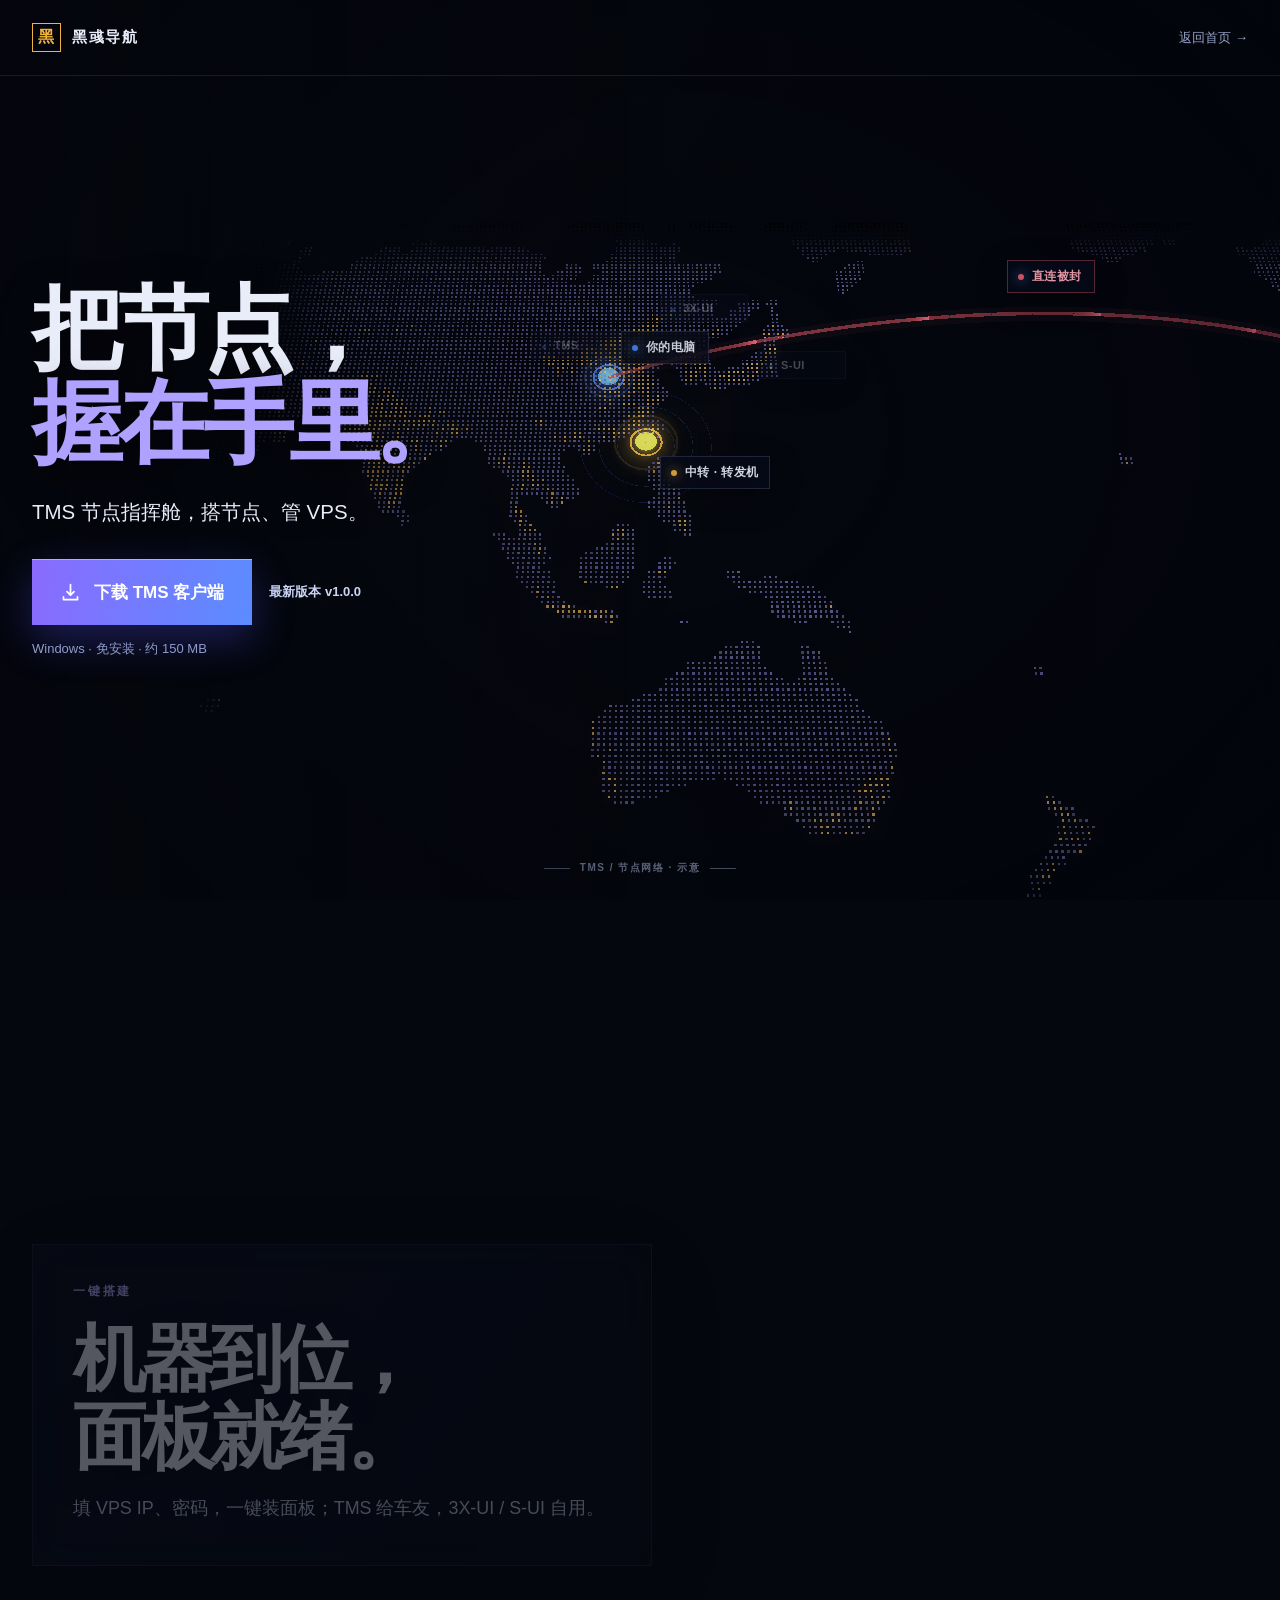
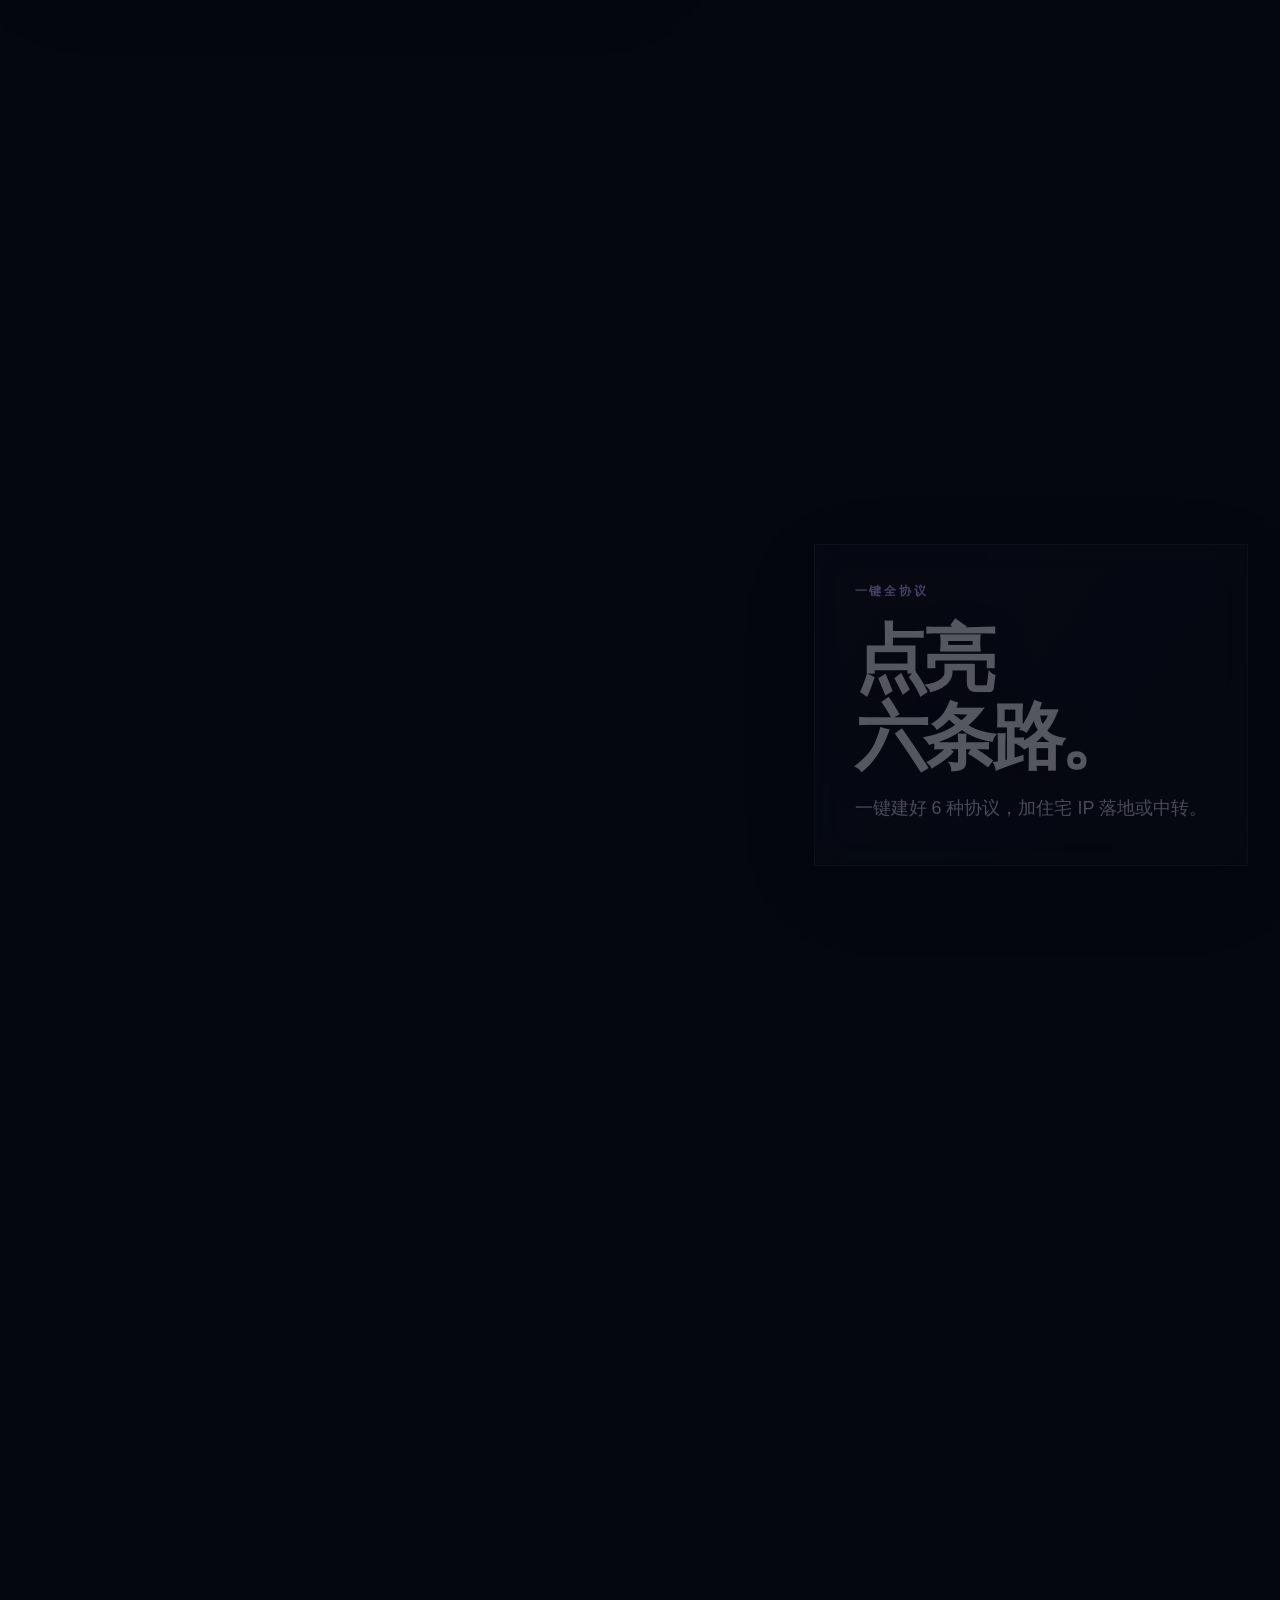
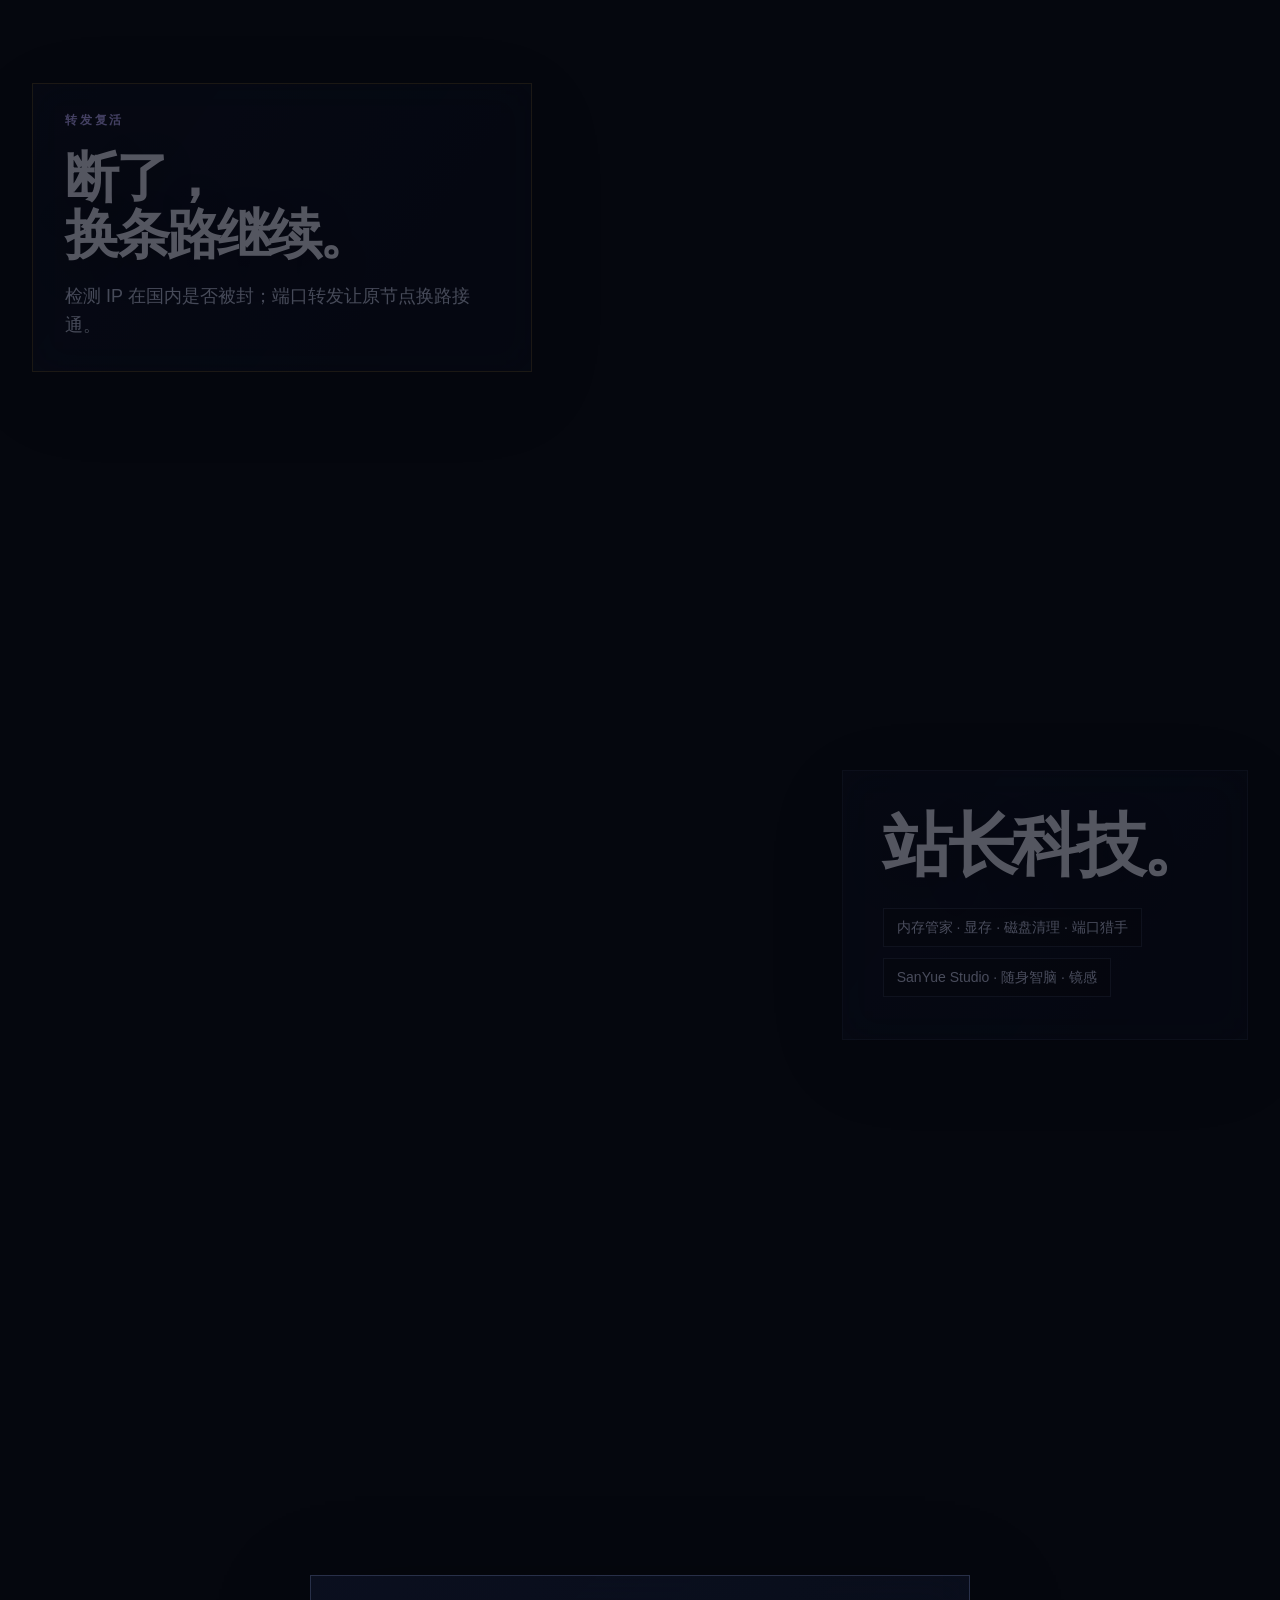
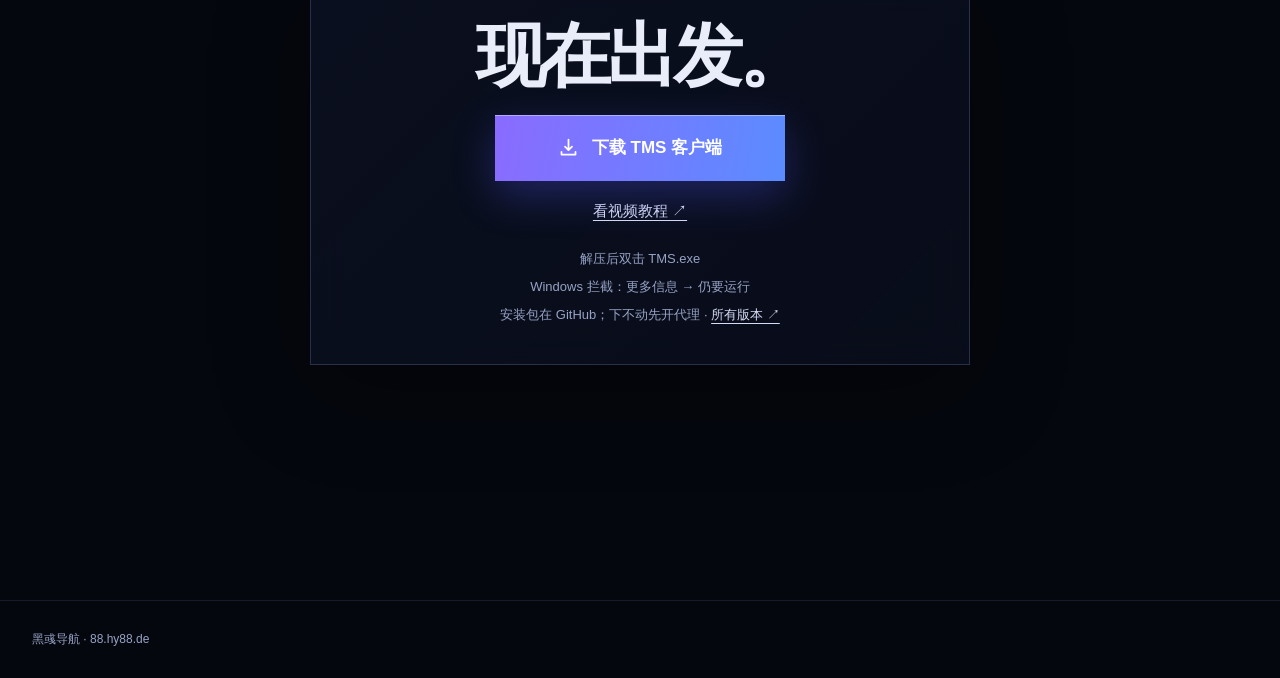
<file: tms-download.html>
<!doctype html>
<html lang="zh-CN">
<head>
<meta charset="utf-8">
<meta name="viewport" content="width=device-width,initial-scale=1">
<title>TMS 客户端下载 | 黑彧导航</title>
<meta name="description" content="下载 TMS 节点指挥舱 Windows 客户端。免安装、解压即用，不用敲命令就能搭节点、管理 VPS；也能使用节点工具和站长科技本机工具。">
<meta name="robots" content="noindex,nofollow">
<link rel="canonical" href="https://88.hy88.de/tms-download.html">
<!-- TMS 网页面板管理员菜单「TMS 客户端」链到这里(?ref=panel)。面板不会自动更新,所以面板里只写这个固定地址,
     真正的下载地址在本页按云端配置 ncc/config.json 的 latestVersion 拼出来,每次发版自动跟上,不用改页面。
     安装包大小(约 150 MB,只剩免安装 zip)是写死的,安装包明显变大时要手动改。
     故意不引 js/attr.js:它按"最后一次来源"记,面板主从面板点进来会把他原来的来源(如邮件群发)覆盖成 panel。 -->
<style>
:root{color-scheme:dark;--bg:#05070e;--panel:#0b1020;--line:rgba(150,170,230,.13);--white:#e9edfa;--muted:#97a3c5;--purple:#7b5cff;--blue:#4f8bff;--gold:#f0b43c;--font:-apple-system,BlinkMacSystemFont,"Segoe UI","PingFang SC","Microsoft YaHei",sans-serif}
*{box-sizing:border-box}
html{scroll-behavior:smooth}
body{margin:0;overflow-x:hidden;background:var(--bg);color:var(--white);font-family:var(--font);-webkit-font-smoothing:antialiased}
a{color:inherit}
a:focus-visible{outline:3px solid var(--gold);outline-offset:5px}
.world{position:fixed;inset:0;z-index:0;overflow:hidden;background:radial-gradient(ellipse at 70% 37%,#111b3b 0,#090e1e 34%,#05070e 76%)}
.world::after{content:"";position:absolute;inset:0;pointer-events:none;background:radial-gradient(ellipse at 50% 48%,transparent 27%,rgba(2,3,9,.42) 100%),linear-gradient(90deg,rgba(5,7,14,.23),transparent 50%)}
.world canvas{display:block;width:100%;height:100%;opacity:0;transition:opacity 1s}
.world.ready canvas{opacity:1}
.world-fallback{position:absolute;inset:0;background:radial-gradient(ellipse at 52% 52%,rgba(38,43,95,.25),transparent 60%),#05070e}
.fallback-map{position:absolute;left:50%;top:50%;width:min(1200px,96vw);aspect-ratio:1000/600;transform:translate(-50%,-50%) perspective(900px) rotateX(22deg);opacity:.7}
.fallback-map svg{display:block;width:100%;height:100%;mask-image:radial-gradient(ellipse,black 48%,transparent 75%)}
.fallback-map image{opacity:.28;filter:sepia(1) saturate(2) hue-rotate(190deg);mix-blend-mode:screen}
.fallback-map path{fill:none;stroke:#a28cff;stroke-width:2}
.fallback-map circle{fill:#f0b43c;filter:drop-shadow(0 0 9px #f0b43c)}
.world.ready .world-fallback{display:none}
.vignette{position:fixed;inset:0;z-index:1;pointer-events:none;background:linear-gradient(90deg,rgba(5,7,14,.84),rgba(5,7,14,.08) 64%,rgba(5,7,14,.12));opacity:.65}
.node-label{position:absolute;z-index:2;left:0;top:0;min-width:88px;padding:7px 10px;border:1px solid rgba(150,170,230,.2);background:rgba(7,11,26,.75);box-shadow:0 10px 32px rgba(0,0,0,.28);backdrop-filter:blur(12px);color:var(--white);font-size:12px;font-weight:700;letter-spacing:.04em;white-space:nowrap;pointer-events:none;opacity:0}
.node-label::before{content:"";display:inline-block;width:6px;height:6px;margin-right:8px;border-radius:50%;background:var(--blue);box-shadow:0 0 12px var(--blue)}
.node-label[data-key="relay"]::before,.node-label[data-key="landing"]::before{background:var(--gold);box-shadow:0 0 12px var(--gold)}
.node-label.minor{font-size:11px;border-color:rgba(150,170,230,.14);background:rgba(9,14,31,.84)}
.node-label.minor::before{width:4px;height:4px}
.node-label.status{border-color:rgba(240,180,60,.38);color:#f4d59a}
.node-label.status.fault{border-color:rgba(217,87,105,.4);color:#f3a2af}
.node-label.status::before{background:var(--gold)}
.node-label.status.fault::before{background:#d95769}
.chrome{position:absolute;z-index:3;left:50%;bottom:25px;transform:translateX(-50%);display:flex;align-items:center;gap:10px;color:rgba(151,163,197,.7);font-size:10px;font-weight:700;letter-spacing:.15em;white-space:nowrap;pointer-events:none}
.chrome i{width:26px;height:1px;background:rgba(151,163,197,.48)}
.site-header{position:absolute;z-index:10;top:0;left:0;width:100%;height:76px;border-bottom:1px solid var(--line)}
.wrap{width:min(1320px,calc(100% - 64px));margin-inline:auto}
.site-header .wrap{display:flex;align-items:center;justify-content:space-between;height:100%}
.brand{display:flex;align-items:center;gap:11px;font-size:15px;font-weight:800;letter-spacing:.1em}
.brand-mark{display:grid;place-items:center;width:29px;height:29px;border:1px solid var(--gold);color:var(--gold);font-size:16px}
.home-link{color:var(--muted);font-size:13px;text-decoration:none}
.home-link:hover,.text-link:hover{color:var(--gold)}
main{position:relative;z-index:2}
.scene{position:relative;min-height:100svh;display:flex;align-items:center;padding:110px 0 70px}
.scene .wrap{position:relative}
.hero{min-height:100svh}
.hero-copy{max-width:730px;opacity:0;transform:translateY(28px);animation:enter .8s .4s forwards}
.hero-copy{position:relative;z-index:6}   /* 首屏文字盖在 3D 节点标签之上(「你的电脑」标签曾压住版本号) */
@keyframes enter{to{opacity:1;transform:none}}
.eyebrow{margin:0 0 23px;color:#b9aeff;font-size:12px;font-weight:800;letter-spacing:.23em}
h1,h2,p{margin-top:0}
h1,h2{letter-spacing:-.06em}
h1{margin-bottom:25px;font-size:clamp(72px,7.1vw,132px);line-height:1.04;font-weight:850;text-shadow:0 12px 36px rgba(0,0,0,.55)}
h1 span{display:block;color:#afa1ff}
.hero-lead{max-width:580px;margin-bottom:31px;color:var(--white);font-size:clamp(18px,1.6vw,23px);line-height:1.6;text-shadow:0 3px 16px #05070e}
.cta-row{display:flex;align-items:center;gap:17px;flex-wrap:wrap}
.download{position:relative;display:inline-flex;align-items:center;justify-content:center;gap:13px;min-height:66px;padding:16px 28px;overflow:hidden;background:linear-gradient(100deg,#8a6bff,#5b8cff);box-shadow:0 15px 42px rgba(84,87,255,.3),inset 0 1px rgba(255,255,255,.4);color:white;font-size:17px;font-weight:800;text-decoration:none;white-space:nowrap;transition:transform .3s,box-shadow .3s}
.download:hover{transform:translateY(-3px);box-shadow:0 20px 54px rgba(84,87,255,.45)}
.download::after{content:"";position:absolute;inset:0 auto 0 -48%;width:28%;transform:skewX(-24deg);background:linear-gradient(90deg,transparent,rgba(255,255,255,.36),transparent);transition:left .65s;pointer-events:none}
.download:hover::after{left:130%}
.download svg{width:21px;height:21px;flex:none}
.version{display:block;color:#cbd4f5;font-size:13px;font-weight:700;white-space:nowrap}
.download-meta{margin:15px 0 0;color:var(--muted);font-size:13px}
.scene-copy{max-width:620px;padding:38px 40px 42px;border:1px solid var(--line);background:linear-gradient(125deg,rgba(11,16,32,.91),rgba(11,16,32,.6));box-shadow:0 22px 80px rgba(0,0,0,.24);backdrop-filter:blur(18px);opacity:.35;transform:translateY(35px);transition:opacity .8s,transform .8s}
.scene.active .scene-copy{opacity:1;transform:none}
.scene-copy .eyebrow{margin-bottom:20px}
.scene-copy h2{margin-bottom:18px;font-size:clamp(56px,5.7vw,104px);font-weight:850;line-height:1.07;text-shadow:0 12px 35px rgba(0,0,0,.3)}
.scene-copy p:last-child{margin:0;color:#c1cae4;font-size:clamp(16px,1.4vw,20px);line-height:1.65}
.scene:nth-of-type(3) .wrap,.scene:nth-of-type(5) .wrap{display:flex;justify-content:flex-end}
.scene:nth-of-type(4) .scene-copy{border-color:rgba(240,180,60,.27)}
/* 验收 11-06:「换条路」这一屏文案卡原来挡住中国/香港那段改道 → 桌面端卡片沉到左下、缩窄 */
@media(min-width:761px){.scene:nth-of-type(4){align-items:flex-end;padding-bottom:7vh}.scene:nth-of-type(4) .scene-copy{max-width:500px;padding:28px 32px 30px}.scene:nth-of-type(4) .scene-copy h2{font-size:clamp(46px,4.2vw,76px)}}
/* 手机上卫星/工具小标签会互相压住，内容在文案卡里已经有 → 手机只留三个地点标签 */
@media(max-width:760px){.node-label.minor{display:none!important}}
.tool-copy{max-width:660px}
.tool-copy h2{font-size:clamp(54px,5.4vw,92px)}
.tool-tags{display:flex;flex-direction:column;align-items:flex-start;gap:11px;margin-top:26px}
.tool-tags span{display:block;padding:8px 13px;border:1px solid rgba(150,170,230,.2);background:rgba(5,7,14,.6);color:#c7d0ec;font-size:14px;line-height:1.5}
.final{justify-content:center;text-align:center}
.final .wrap{display:flex;justify-content:center}
.final-box{width:min(660px,100%);padding:42px 40px 39px;border:1px solid rgba(150,170,230,.22);background:linear-gradient(135deg,rgba(11,16,32,.93),rgba(11,16,32,.68));backdrop-filter:blur(22px);box-shadow:0 24px 90px rgba(0,0,0,.3)}
.final-box h2{margin-bottom:22px;font-size:clamp(54px,5.5vw,90px);line-height:1.07}
.final-box .download{min-width:290px}
.text-link{color:#d6dcf5;text-underline-offset:4px;transition:color .2s}
.tutorial{margin:21px 0 28px;font-size:15px}
.tips{display:grid;gap:8px;margin:0;color:var(--muted);font-size:13px;line-height:1.55}
.tips p{margin:0}
.footer{position:relative;z-index:2;padding:30px 0;border-top:1px solid var(--line);background:var(--bg);color:var(--muted);font-size:12px}
@media(max-width:760px){
 .wrap{width:calc(100% - 32px)}
 .site-header{height:64px}
 .scene{min-height:100svh;padding:94px 0 66px;align-items:flex-start}
 .hero{align-items:flex-start;padding-top:126px}
 .hero-copy{max-width:100%}
 h1{font-size:clamp(60px,12vw,88px)}
 .hero-lead{max-width:360px;font-size:18px}
 .scene:nth-of-type(3) .wrap,.scene:nth-of-type(5) .wrap{display:block}
 .scene-copy{padding:25px 22px 28px;max-width:100%;margin-top:10px}
 .scene-copy h2{font-size:clamp(50px,10vw,72px)}
 .scene-copy p:last-child{font-size:16px}
 .tool-copy h2{font-size:clamp(48px,9.5vw,68px)}
 .tool-tags{gap:8px;margin-top:18px}
 .tool-tags span{font-size:12px;padding:6px 8px}
 .final{align-items:center}
 .final-box{padding:31px 19px}
 .final-box h2{font-size:54px}
 .final-box .download{min-width:0;width:100%}
 .chrome{bottom:16px;font-size:9px}
 .node-label{font-size:10px;min-width:0;padding:5px 7px}
 .node-label.minor{font-size:9px}
 .node-label.status{font-size:9px;max-width:125px;white-space:normal}
 .vignette{background:linear-gradient(180deg,rgba(5,7,14,.78),rgba(5,7,14,.09) 48%,rgba(5,7,14,.2));opacity:1}
 .fallback-map{width:550px;top:65%;transform:translate(-50%,-50%) rotate(69deg) perspective(900px) rotateX(12deg) scale(.82)}
}
@media(max-width:420px){
 .hero{padding-top:117px}
 h1{font-size:clamp(54px,12.5vw,67px)}
 .download{width:100%;min-height:60px}
 .cta-row{gap:12px}
 .scene-copy h2{font-size:49px}
 .final-box h2{font-size:50px}
}
</style>
</head>
<body>
<div class="world" id="world" aria-hidden="true">
  <div class="world-fallback"><div class="fallback-map"><svg viewBox="0 0 1000 600" preserveAspectRatio="xMidYMid meet" aria-hidden="true">
    <defs><clipPath id="map-west"><rect width="519.23" height="600"/></clipPath><clipPath id="map-east"><rect x="519.23" width="480.77" height="600"/></clipPath></defs>
    <image href="assets/img/tms_landmask.png" x="-865.38" y="-96" width="1384.62" height="864" preserveAspectRatio="none" clip-path="url(#map-west)"/>
    <image href="assets/img/tms_landmask.png" x="519.23" y="-96" width="1384.62" height="864" preserveAspectRatio="none" clip-path="url(#map-east)"/>
    <path d="M292 187 Q 500 8 742 156 M292 187 Q 277 180 266 229 Q 493 5 742 156"/>
    <circle cx="292" cy="187" r="5"/><circle cx="266" cy="229" r="5"/><circle cx="742" cy="156" r="5"/>
  </svg></div></div><canvas id="space"></canvas>
  <span class="node-label" data-key="computer">你的电脑</span>
  <span class="node-label" data-key="landing">落地 · 住宅 IP</span>
  <span class="node-label" data-key="relay">中转 · 转发机</span>
  <span class="node-label minor" data-key="tms">TMS</span>
  <span class="node-label minor" data-key="xui">3X-UI</span>
  <span class="node-label minor" data-key="sui">S-UI</span>
  <span class="node-label minor" data-key="tool0">内存管家</span>
  <span class="node-label minor" data-key="tool1">显存</span>
  <span class="node-label minor" data-key="tool2">磁盘清理</span>
  <span class="node-label minor" data-key="tool3">端口猎手</span>
  <span class="node-label minor" data-key="tool4">SanYue Studio</span>
  <span class="node-label minor" data-key="tool5">随身智脑</span>
  <span class="node-label minor" data-key="tool6">镜感</span>
  <div class="chrome"><i></i>TMS / 节点网络 · 示意<i></i></div>
</div>
<div class="vignette" aria-hidden="true"></div>
<header class="site-header"><div class="wrap"><div class="brand"><span class="brand-mark" aria-hidden="true">黑</span>黑彧导航</div><a class="home-link" href="index.html">返回首页 →</a></div></header>
<main>
  <section class="scene hero active" data-scene="0" aria-labelledby="page-title"><div class="wrap"><div class="hero-copy">
    <h1 id="page-title">把节点，<span>握在手里。</span></h1>
    <p class="hero-lead">TMS 节点指挥舱，搭节点、管 VPS。</p>
    <div class="cta-row"><a class="download" id="dlPortable" data-download href="https://github.com/Heiyukeji/Tms/releases/tag/v1.0.0" target="_blank" rel="noopener"><svg viewBox="0 0 24 24" fill="none" aria-hidden="true"><path d="M12 3v12m0 0 4-4m-4 4-4-4M4 17v3h16v-3" stroke="currentColor" stroke-width="2" stroke-linecap="round" stroke-linejoin="round"/></svg>下载 TMS 客户端</a><span class="version" id="ver">最新版本读取中…</span></div>
    <p class="download-meta">Windows · 免安装 · 约 150 MB</p>
  </div></div></section>
  <section class="scene" data-scene="1" aria-labelledby="build-title"><div class="wrap"><div class="scene-copy"><p class="eyebrow">一键搭建</p><h2 id="build-title">机器到位，<br>面板就绪。</h2><p>填 VPS IP、密码，一键装面板；TMS 给车友，3X-UI / S-UI 自用。</p></div></div></section>
  <section class="scene" data-scene="2" aria-labelledby="protocol-title"><div class="wrap"><div class="scene-copy"><p class="eyebrow">一键全协议</p><h2 id="protocol-title">点亮<br>六条路。</h2><p>一键建好 6 种协议，加住宅 IP 落地或中转。</p></div></div></section>
  <section class="scene" data-scene="3" aria-labelledby="rescue-title"><div class="wrap"><div class="scene-copy"><p class="eyebrow">转发复活</p><h2 id="rescue-title">断了，<br>换条路继续。</h2><p>检测 IP 在国内是否被封；端口转发让原节点换路接通。</p></div></div></section>
  <section class="scene" data-scene="4" aria-labelledby="tools-title"><div class="wrap"><div class="scene-copy tool-copy"><h2 id="tools-title">站长科技。</h2><div class="tool-tags"><span>内存管家 · 显存 · 磁盘清理 · 端口猎手</span><span>SanYue Studio · 随身智脑 · 镜感</span></div></div></div></section>
  <section class="scene final" data-scene="5" aria-labelledby="final-title"><div class="wrap"><div class="final-box"><h2 id="final-title">现在出发。</h2><a class="download" data-download href="https://github.com/Heiyukeji/Tms/releases/tag/v1.0.0" target="_blank" rel="noopener"><svg viewBox="0 0 24 24" fill="none" aria-hidden="true"><path d="M12 3v12m0 0 4-4m-4 4-4-4M4 17v3h16v-3" stroke="currentColor" stroke-width="2" stroke-linecap="round" stroke-linejoin="round"/></svg>下载 TMS 客户端</a><p class="tutorial"><a class="text-link" href="https://github.com/Heiyukeji/Tms/releases" target="_blank" rel="noopener">看视频教程 ↗</a></p><div class="tips"><p>解压后双击 TMS.exe</p><p>Windows 拦截：更多信息 → 仍要运行</p><p>安装包在 GitHub；下不动先开代理 · <a class="text-link" href="https://github.com/Teminuosi/tms-client/releases" target="_blank" rel="noopener">所有版本 ↗</a></p></div></div></div></section>
</main>
<footer class="footer"><div class="wrap">黑彧导航 · 88.hy88.de</div></footer>
<script src="assets/vendor/three/three.min.js"></script>
<script src="assets/vendor/three/CopyShader.js"></script>
<script src="assets/vendor/three/LuminosityHighPassShader.js"></script>
<script src="assets/vendor/three/EffectComposer.js"></script>
<script src="assets/vendor/three/RenderPass.js"></script>
<script src="assets/vendor/three/ShaderPass.js"></script>
<script src="assets/vendor/three/UnrealBloomPass.js"></script>
<script>
// 下载地址固定指向 v1.0.0 发布页,不再读取云端版本配置。
(function () {
  var href = "https://github.com/Heiyukeji/Tms/releases/tag/v1.0.0";
  var dl = document.getElementById("dlPortable"); if (dl) dl.href = href;
  document.querySelectorAll("[data-download]").forEach(function (link) { link.href = href; });
  var ver = document.getElementById("ver"); if (ver) ver.textContent = "最新版本 v1.0.0";
})();
</script>
<script>
(() => {
  const T=window.THREE, world=document.getElementById("world"), canvas=document.getElementById("space");
  if (!T || !T.EffectComposer) return;
  let renderer;
  try { renderer=new T.WebGLRenderer({canvas:canvas,antialias:true,powerPreference:"high-performance"}); }
  catch (_) { return; }
  renderer.setClearColor(0x05070e,1);
  const scene=new T.Scene(), camera=new T.PerspectiveCamera(42,1,.1,1000);
  const map=new T.Group(); scene.add(map);
  const C={purple:0x7b5cff,blue:0x4f8bff,gold:0xf0b43c,red:0xd95769};
  const clamp=(v,a=0,b=1)=>Math.max(a,Math.min(b,v));
  const smooth=v=>{v=clamp(v);return v*v*(3-2*v);};
  const lerp=(a,b,t)=>a+(b-a)*t;
  const point=(lon,lat,z=0)=>new T.Vector3((lon-45)/260*200-100,(lat+55)/125*96-48,z);
  const anchors={
    computer:point(108,35,1),
    relay:point(114.2,22.3,1),
    landing:point(238,37.5,1)
  };
  const labels=[...world.querySelectorAll(".node-label")];
  const status=document.createElement("span");
  status.className="node-label status";
  status.dataset.key="status";
  world.appendChild(status);
  labels.push(status);
  const gradient=(()=>{
    const c=document.createElement("canvas");c.width=c.height=64;
    const ctx=c.getContext("2d"),g=ctx.createRadialGradient(32,32,0,32,32,32);
    g.addColorStop(0,"rgba(255,255,255,1)");
    g.addColorStop(.18,"rgba(255,255,255,.8)");
    g.addColorStop(1,"rgba(255,255,255,0)");
    ctx.fillStyle=g;ctx.fillRect(0,0,64,64);
    return new T.CanvasTexture(c);
  })();
  function glow(color,size,opacity){
    const s=new T.Sprite(new T.SpriteMaterial({map:gradient,color:color,transparent:true,depthWrite:false,blending:T.AdditiveBlending,opacity:opacity}));
    s.scale.set(size,size,1);map.add(s);return s;
  }
  let land;
  const maskImage=new Image(),nightImage=new Image();
  function buildLand(){
    try {
      const off=document.createElement("canvas");off.width=maskImage.width;off.height=maskImage.height;
      const ctx=off.getContext("2d",{willReadFrequently:true});ctx.drawImage(maskImage,0,0);
      const maskPixels=ctx.getImageData(0,0,off.width,off.height).data;
      let nightPixels=null,nightWidth=0,nightHeight=0;
      if(nightImage.complete&&nightImage.naturalWidth){
        const night=document.createElement("canvas");night.width=nightImage.width;night.height=nightImage.height;
        const nightCtx=night.getContext("2d",{willReadFrequently:true});nightCtx.drawImage(nightImage,0,0);
        nightPixels=nightCtx.getImageData(0,0,night.width,night.height).data;
        nightWidth=night.width;nightHeight=night.height;
      }
      const positions=[],colors=[];
      const dim=new T.Color(0x7773b8),city=new T.Color(0xe0ad5a);
      for(let ix=0;ix<650;ix+=2){
        let lon=45+ix/650*260;if(lon>180)lon-=360;
        const sx=Math.min(off.width-1,Math.max(0,Math.floor((lon+180)/360*off.width)));
        for(let iy=0;iy<310;iy+=2){
          const lat=70-iy/310*125,sy=Math.min(off.height-1,Math.max(0,Math.floor((90-lat)/180*off.height)));
          if(maskPixels[(sy*off.width+sx)*4]<128)continue;
          let warm=false,brightness=0;
          if(nightPixels){
            const nx=Math.min(nightWidth-1,Math.floor((lon+180)/360*nightWidth));
            const ny=Math.min(nightHeight-1,Math.floor((90-lat)/180*nightHeight));
            const k=(ny*nightWidth+nx)*4,r=nightPixels[k],g=nightPixels[k+1],b=nightPixels[k+2];
            warm=r>110&&r>g*1.08&&g>b*1.12;
            brightness=r/255;
          }
          positions.push(ix/650*200-100,iy/310*-96+48,0);
          const edge=smooth(Math.min(1,ix/42,(650-ix)/42,iy/34,(310-iy)/34));
          const base=warm?city:dim;
          const variation=(warm?.72+brightness*.5:.72+((ix*73+iy*37)%17)/55)*edge;
          colors.push(base.r*variation,base.g*variation,base.b*variation);
        }
      }
      const geo=new T.BufferGeometry();
      geo.setAttribute("position",new T.Float32BufferAttribute(positions,3));
      geo.setAttribute("color",new T.Float32BufferAttribute(colors,3));
      land=new T.Points(geo,new T.PointsMaterial({size:.66,sizeAttenuation:true,vertexColors:true,transparent:true,opacity:0,depthWrite:false}));
      map.add(land);
      world.classList.add("ready");
    } catch (_) { /* CSS 地图继续显示 */ }
  }
  maskImage.onload=()=>{
    nightImage.onload=buildLand;
    nightImage.onerror=buildLand;
    nightImage.src="assets/img/v6_globe_tex.jpg";
  };
  maskImage.onerror=()=>{};
  maskImage.src="assets/img/tms_landmask.png";
  function node(position,color){
    const group=new T.Group();group.position.copy(position);map.add(group);
    const core=new T.Mesh(new T.CircleGeometry(1.35,32),new T.MeshBasicMaterial({color:color,side:T.DoubleSide}));
    core.position.z=.2;group.add(core);
    const edge=new T.Mesh(new T.RingGeometry(1.8,2.05,64),new T.MeshBasicMaterial({color:color,side:T.DoubleSide,transparent:true,opacity:.78,depthWrite:false}));
    group.add(edge);
    const pulse=new T.Mesh(new T.RingGeometry(1.1,1.17,64),new T.MeshBasicMaterial({color:color,side:T.DoubleSide,transparent:true,opacity:.35,depthWrite:false}));
    group.add(pulse);
    const halo=glow(color,9,.28);halo.position.copy(position);
    return {group,core,edge,pulse,halo};
  }
  const nodes={
    computer:node(anchors.computer,C.blue),
    relay:node(anchors.relay,C.gold),
    landing:node(anchors.landing,C.blue)
  };
  const assembly=[0,1,2].map((i)=>{
    const ring=new T.Mesh(new T.RingGeometry(3.5+i*2.3,3.56+i*2.3,90),
      new T.MeshBasicMaterial({color:i===1?C.blue:C.purple,side:T.DoubleSide,transparent:true,opacity:0,depthWrite:false}));
    ring.position.copy(anchors.relay);ring.position.z=.12+i*.07;map.add(ring);return ring;
  });
  function route(a,b,color,height,width=.23){
    const mid=a.clone().lerp(b,.5);mid.z+=height;
    const curve=new T.QuadraticBezierCurve3(a,mid,b);
    const mat=new T.ShaderMaterial({
      transparent:true,depthWrite:false,
      uniforms:{uColor:{value:new T.Color(color)},uReveal:{value:0},uFault:{value:0},uTime:{value:0},uOpacity:{value:1}},
      vertexShader:"varying vec2 vUv;void main(){vUv=uv;gl_Position=projectionMatrix*modelViewMatrix*vec4(position,1.);}",
      fragmentShader:"uniform vec3 uColor;uniform float uReveal;uniform float uFault;uniform float uTime;uniform float uOpacity;varying vec2 vUv;void main(){if(vUv.x>uReveal)discard;if(uFault>.01&&fract(vUv.x*21.+uTime*.3)<uFault*.55)discard;float shine=pow(fract(vUv.x*5.-uTime*.22),16.)*.75;gl_FragColor=vec4(uColor*(.65+shine),uOpacity);}"
    });
    const mesh=new T.Mesh(new T.TubeGeometry(curve,110,width,5,false),mat);map.add(mesh);
    const outer=new T.Mesh(new T.TubeGeometry(curve,110,width*4,5,false),
      new T.MeshBasicMaterial({color:color,transparent:true,opacity:.065,depthWrite:false,blending:T.AdditiveBlending}));
    map.add(outer);
    return {curve,mesh,mat,outer};
  }
  const routes={
    direct:route(anchors.computer,anchors.landing,C.purple,24),
    via1:route(anchors.computer,anchors.relay,C.gold,8,.3),
    via2:route(anchors.relay,anchors.landing,C.gold,25,.34)
  };
  const packets=Array.from({length:9},(_,i)=>glow(i%3?C.blue:C.gold,2.7,.85));
  const debris=Array.from({length:21},(_,i)=>({dot:glow(C.red,.9,.6),seed:i/21,dx:(Math.random()-.5)*12,dy:(Math.random()-.5)*10,dz:(Math.random()-.5)*8}));
  const protocolColors=[0x6152ad,0x7b5cff,0x6665ca,0x4f8bff,0x9280f0,0x739cf0];
  const protocol=Array.from({length:6},(_,i)=>{
    const start=anchors.relay.clone(),end=start.clone();
    const angle=(-1.15+i*.46);end.x+=Math.cos(angle)*31;end.y+=Math.sin(angle)*25;
    const color=protocolColors[i];
    return route(start,end,color,5+i*.38,.105);
  });
  const satellitePos={
    tms:anchors.relay.clone().add(new T.Vector3(-15,10,6)),
    xui:anchors.relay.clone().add(new T.Vector3(1,15,7)),
    sui:anchors.relay.clone().add(new T.Vector3(13,7,6))
  };
  const toolPos=[[-71,32,9],[-36,35,10],[-8,29,9],[29,37,10],[-64,-21,10],[-13,-31,10],[48,-22,10]]
    .map(p=>new T.Vector3(...p));
  const composer=new T.EffectComposer(renderer);
  composer.addPass(new T.RenderPass(scene,camera));
  composer.addPass(new T.UnrealBloomPass(new T.Vector2(256,256),.49,.35,.54));
  const sections=[...document.querySelectorAll(".scene")];
  let W=0,H=0,active=0,scrollTarget=0,scroll=0,elapsed=0,rescueStart=0,mouseX=0,mouseY=0,mx=0,my=0,raf=0,last=0,visible=true;
  const cam=new T.Vector3(0,-90,290),look=new T.Vector3(0,0,0);
  const focus=[
    [-18,4,135],[-65,13,117],[-31,8,131],[-3,8,151],[-11,0,183],[-15,0,175]
  ];
  const mobile=()=>W<=760;
  function resize(){
    W=innerWidth;H=innerHeight;
    focus[0][0]=W>1600?-42:-28;
    camera.aspect=W/H;camera.updateProjectionMatrix();
    const dpr=Math.min(devicePixelRatio||1,2);
    renderer.setPixelRatio(dpr);renderer.setSize(W,H,false);
    composer.setPixelRatio(dpr);composer.setSize(W,H);
    map.rotation.set(mobile()?0:-.1,0,mobile()?1.21:0);
    map.scale.setScalar(mobile()?.58:1);
  }
  function scrollState(){
    const center=scrollY+innerHeight*.5;
    let best=0,distance=Infinity;
    sections.forEach((s,i)=>{const d=Math.abs(s.offsetTop+s.offsetHeight*.5-center);if(d<distance){distance=d;best=i;}});
    if(best!==active){active=best;if(best===3)rescueStart=elapsed;sections.forEach((s,i)=>s.classList.toggle("active",i===active));}
    scrollTarget=clamp(scrollY/Math.max(1,sections[0].offsetHeight),0,5);
  }
  addEventListener("resize",resize);
  addEventListener("scroll",scrollState,{passive:true});
  addEventListener("pointermove",e=>{mouseX=(e.clientX/W-.5)*2;mouseY=(e.clientY/H-.5)*2;},{passive:true});
  new IntersectionObserver(entries=>{visible=entries[0].isIntersecting;if(visible)start();else stop();}).observe(document.querySelector("main"));
  document.addEventListener("visibilitychange",()=>{if(document.hidden)stop();else start();});
  function stop(){if(raf)cancelAnimationFrame(raf);raf=0;last=0;}
  function start(){if(!raf&&!document.hidden&&visible)raf=requestAnimationFrame(frame);}
  function showLabel(key,position,opacity,dx=0,dy=0){
    const el=labels.find(x=>x.dataset.key===key);if(!el)return;
    const p=position.clone().applyMatrix4(map.matrixWorld).project(camera);
    const x=(p.x*.5+.5)*W+dx,y=(-p.y*.5+.5)*H+dy;
    el.style.transform="translate("+Math.round(x)+"px,"+Math.round(y)+"px)";
    el.style.opacity=p.z<1&&x>=3&&x<W-el.offsetWidth-3&&y>=3&&y<H-el.offsetHeight-3?clamp(opacity).toFixed(2):"0";
  }
  function frame(now){
    raf=0;
    const raw=last?(now-last)/1000:.016,dt=Math.min(raw,.05);last=now;elapsed+=Math.min(raw,.25);
    scroll=lerp(scroll,scrollTarget,1-Math.exp(-dt*3));
    mx=lerp(mx,mouseX,1-Math.exp(-dt*1.7));my=lerp(my,mouseY,1-Math.exp(-dt*1.7));
    const intro=smooth(elapsed/3.2),idx=Math.min(4,Math.floor(scroll)),t=smooth(scroll-idx);
    const f=focus[idx].map((v,i)=>lerp(v,focus[idx+1][i],t));
    let tx=f[0],ty=f[1],tz=f[2];
    if(mobile()){tx=0;ty=40;tz=235;}
    const targetCam=new T.Vector3(tx+mx*(mobile()?1.2:3),ty-(mobile()?20:62)-my*2,tz+(1-intro)*118);
    const targetLook=new T.Vector3(tx+mx*.8,ty-my*.7,0);
    cam.lerp(targetCam,1-Math.exp(-dt*3));look.lerp(targetLook,1-Math.exp(-dt*3));
    camera.position.copy(cam);camera.lookAt(look);
    map.updateMatrixWorld(true);
    if(land){
      land.material.opacity=.83*smooth((intro-.08)/.63);
      land.geometry.setDrawRange(0,Math.floor(land.geometry.getAttribute("position").count*smooth((intro-.02)/.75)));
    }
    Object.values(nodes).forEach((n,i)=>{
      const on=smooth((intro-.18-i*.13)/.27);
      n.group.scale.setScalar(Math.max(.01,on));
      n.halo.material.opacity=on*(.19+.06*Math.sin(elapsed*1.5+i));
      const p=(elapsed+i*.58)%3/3;n.pulse.scale.setScalar(1+p*3.8);n.pulse.material.opacity=on*(1-p)*.32;
    });
    const build=clamp(1-Math.abs(scroll-1)*1.65);
    const proto=clamp(1-Math.abs(scroll-2)*1.65);
    const tools=clamp(1-Math.abs(scroll-4)*1.7);
    assembly.forEach((ring,i)=>{
      const phase=smooth(((elapsed%4.6)-i*.45)/.9);
      ring.material.opacity=build*phase*.68;ring.scale.setScalar(.4+phase*.6);
    });
    protocol.forEach((r,i)=>{
      r.mat.uniforms.uReveal.value=proto*smooth(((elapsed%5.8)-i*.47)/.95);
      r.outer.material.opacity=.03*proto;
    });
    const cycle=active===3?(elapsed-rescueStart+3.4)%12.6:active===0?elapsed%12.6:0;
    const fault=cycle>=4.3&&cycle<6.9,reroute=cycle>=6.9;
    const faultAmount=fault?smooth((cycle-4.3)/.55)*smooth((6.9-cycle)/.45):0;
    const via=reroute?smooth((cycle-6.9)/.85):0;
    routes.direct.mat.uniforms.uReveal.value=smooth((intro-.43)/.45);
    routes.direct.mat.uniforms.uFault.value=faultAmount;
    routes.direct.mat.uniforms.uColor.value.set(fault?C.red:C.purple);
    routes.direct.mat.uniforms.uOpacity.value=fault?.85:reroute?.08:1;
    routes.direct.outer.material.color.set(fault?C.red:C.purple);
    routes.direct.outer.material.opacity=fault?.045:reroute?.01:.065;
    routes.via1.mat.uniforms.uReveal.value=via*smooth((intro-.55)/.3);
    routes.via2.mat.uniforms.uReveal.value=(reroute?smooth((cycle-7.35)/1.05):0)*smooth((intro-.6)/.3);
    routes.via1.outer.material.opacity=.23*via;
    routes.via2.outer.material.opacity=.23*(reroute?smooth((cycle-7.35)/1.05):0);
    Object.values(routes).concat(protocol).forEach(r=>r.mat.uniforms.uTime.value=elapsed);
    packets.forEach((s,i)=>{
      const u=(elapsed*.17+i/packets.length)%1;
      let routeNow=routes.direct,local=u;
      if(reroute){routeNow=u<.25?routes.via1:routes.via2;local=u<.25?u*4:(u-.25)/.75;}
      s.position.copy(routeNow.curve.getPoint(local));
      s.material.color.set(reroute?C.gold:i%3?C.blue:C.gold);
      s.material.opacity=intro*(fault?0:reroute?.95:.75);
    });
    debris.forEach(d=>{
      d.dot.position.copy(routes.direct.curve.getPoint(d.seed)).add(new T.Vector3(d.dx*faultAmount,d.dy*faultAmount,d.dz*faultAmount));
      d.dot.material.opacity=faultAmount*.65;
    });
    const major=intro*(active===4?.4:1);
    showLabel("computer",anchors.computer,major,mobile()?0:12,mobile()?-55:-42);
    showLabel("relay",anchors.relay,major,mobile()?8:14,mobile()?18:18);
    showLabel("landing",anchors.landing,major,mobile()?8:11,mobile()?-19:-27);
    Object.entries(satellitePos).forEach(([key,p])=>showLabel(key,p,build*.95,6,-13));
    toolPos.forEach((p,i)=>showLabel("tool"+i,p,tools*.95,6,-14));
    status.textContent=fault?"直连被封":reroute?"香港中转 · 已恢复":"";
    status.classList.toggle("fault",fault);
    showLabel("status",anchors.computer.clone().lerp(anchors.landing,.5).add(new T.Vector3(0,8,9)),fault||reroute?1:0,0,-14);
    if(mobile())renderer.render(scene,camera);else composer.render();
    raf=requestAnimationFrame(frame);
  }
  resize();scrollState();start();
})();
</script>
<!-- 已移除原站 Cloudflare 统计脚本,避免把本站访问数据上报到第三方 -->
</body>
</html>
</file>
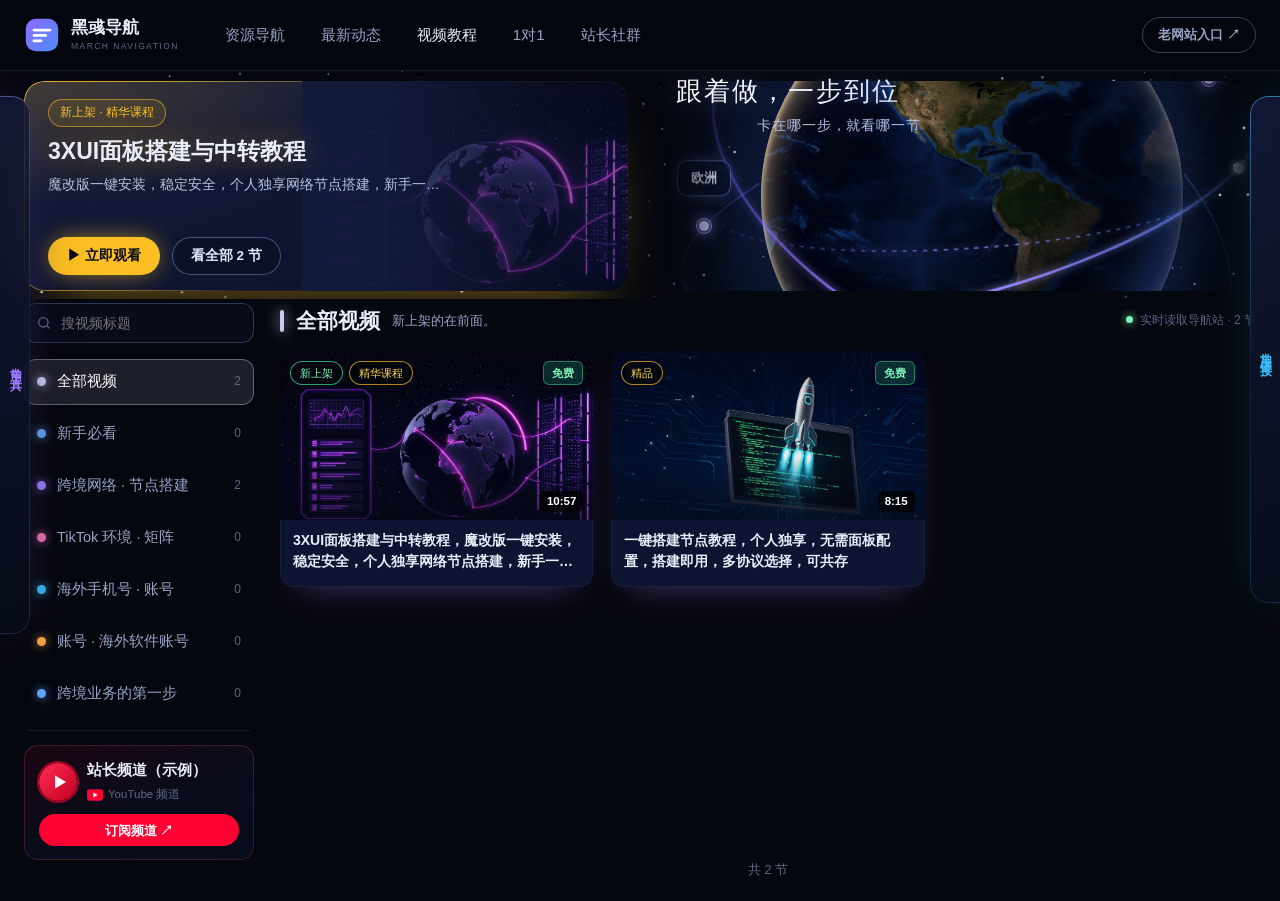
<file: video.html>
<!DOCTYPE html>
<html lang="zh-CN">
<head>
<meta charset="utf-8">
<meta name="viewport" content="width=device-width,initial-scale=1">
<title>视频教程 · 黑彧导航</title>
<meta name="description" content="视频教程：新手必看、节点搭建与中转、Tiktok基础、海外手机号、AI 智能、海外银行卡分类收录，跟着做一步到位。">
<link rel="stylesheet" href="css/style.css?v=16">
<style>
/* ═══ 视频教程页 v8（照 3yuedaohang.com/video-v8.html 1:1 复刻） ═══
   上:精华课程横幅 + 3D 胶片轮播
   下:左分类栏(吸顶/搜索/计数/YouTube 频道) / 右按分类分页的视频网格
   整页一屏,左右箭头 / 页码 / 键盘 ←→ / 滚轮 / 触摸翻页。
   管理模式为本地分类(localStorage),与原站无数据库时的降级行为一致。 */

/* 本站变量名 → 原站变量名别名(原站 v6/v7 CSS 原样搬入,不改类名) */
:root{
  --bg-card:var(--card);
  --line-2:var(--line2);
  --ink-2:var(--ink2);
  --ink-3:var(--ink3);
}
@keyframes ang{to{--ang:360deg}}
@keyframes plPulse{to{box-shadow:0 0 0 18px rgba(var(--ac),0)}}
@keyframes pgNext{from{opacity:0;translate:46px 0}to{opacity:1;translate:0 0}}
@keyframes pgPrev{from{opacity:0;translate:-46px 0}to{opacity:1;translate:0 0}}

/* ── 上半部:横幅 + 舞台 ── */
.vh{position:relative;overflow:hidden;padding:34px 0 40px}
.vh-in{position:relative;z-index:1;display:grid;grid-template-columns:minmax(0,1fr) minmax(0,1fr);gap:30px;align-items:center}
.vfeat{--ac:251,191,36;--k:1;position:relative;border-radius:20px;overflow:hidden;min-height:330px;padding:34px 34px 30px;
  background:radial-gradient(120% 120% at 0% 0%,rgba(var(--ac),.2),transparent 50%),linear-gradient(160deg,#151c3c,#0b1028);
  box-shadow:0 30px 60px -30px rgba(var(--ac),.5),inset 0 1px 0 rgba(255,255,255,.08);display:flex;flex-direction:column}
.vfeat::before{content:"";position:absolute;inset:0;border-radius:inherit;padding:1px;pointer-events:none;
  background:conic-gradient(from var(--ang),transparent 0 62%,rgba(var(--ac),.95) 74%,#fff 76%,rgba(var(--ac),.95) 78%,transparent 90%),
    linear-gradient(160deg,rgba(var(--ac),.55),rgba(var(--ac),.1) 45%,rgba(255,255,255,.05));
  -webkit-mask:linear-gradient(#000 0 0) content-box,linear-gradient(#000 0 0);-webkit-mask-composite:xor;
  mask:linear-gradient(#000 0 0) content-box exclude,linear-gradient(#000 0 0);animation:ang calc(7s * var(--k,1)) linear infinite}
.vfeat .bg{position:absolute;inset:0 0 0 46%;z-index:0}
.vfeat .bg img{width:100%;height:100%;object-fit:cover;opacity:.75}
.vfeat .bg::after{content:"";position:absolute;inset:0;background:linear-gradient(90deg,#131a3a 0%,rgba(19,26,58,.9) 28%,rgba(19,26,58,.35) 70%,rgba(11,16,40,.25))}
.vfeat>*:not(.bg){position:relative;z-index:1}
.vfeat .tg{align-self:flex-start;font-size:12px;padding:3px 11px;border-radius:999px;color:rgb(var(--ac));
  border:1px solid rgba(var(--ac),.55);background:rgba(var(--ac),.1);margin-bottom:16px}
.vfeat h1{margin:0 0 12px;font-size:clamp(26px,2.4vw,34px);line-height:1.3;font-weight:900;max-width:15em;text-shadow:0 0 28px rgba(var(--ac),.35)}
.vfeat p{margin:0 0 24px;color:#b9c3e0;font-size:14.5px;line-height:1.8;max-width:30em}
.vfeat .acts{margin-top:auto;display:flex;gap:12px;flex-wrap:wrap}
.bt{display:inline-flex;align-items:center;gap:9px;height:42px;padding:0 22px;border-radius:999px;font-size:14px;font-weight:700;cursor:pointer;border:1px solid transparent;font-family:inherit}
.bt.main{background:rgb(var(--ac,157,124,255));color:#070a18;box-shadow:0 0 26px -6px rgba(var(--ac,157,124,255),.9)}
.bt.gh{border-color:rgba(160,180,255,.4);background:rgba(8,12,28,.5);color:#e4e9ff}
.vh .stage{position:relative;min-height:430px}
.vh .reel{top:47%}
.vh .reel-cap{bottom:9%}
.vh .reel-bar{bottom:5%}
.vh .stage .v7-script{top:-6px}
.vfeat .meta{margin-left:12px;font-size:12.5px;color:#9aa6cc;white-space:nowrap}
.src{margin:0 0 14px;font-size:12px;color:var(--ink-3)}
.src::before{content:"";display:inline-block;width:7px;height:7px;border-radius:50%;margin-right:7px;background:#7ff0b8;box-shadow:0 0 8px #7ff0b8;vertical-align:1px}

/* ── 舞台:书法标题 + 3D 胶片轮播(v7.css 原样) ── */
.v7-script{position:absolute;z-index:4;top:4px;left:4%;right:0;pointer-events:none}
.v7-script b{display:block;font-family:"STXingkai","华文行楷","Ma Shan Zheng","KaiTi","楷体",cursive;font-weight:400;
  font-size:clamp(28px,2.6vw,38px);letter-spacing:.08em;line-height:1.2;
  background:linear-gradient(90deg,#fff,#cfd8ff 60%,#a99bff);-webkit-background-clip:text;background-clip:text;color:transparent;
  filter:drop-shadow(0 0 14px rgba(140,150,255,.35))}
.v7-script span{display:block;margin:6px 0 0 14%;font-size:14px;color:#b8c2e6;letter-spacing:.06em}
.anim{position:absolute;inset:0;z-index:2;overflow:hidden}
.anim{mask-image:linear-gradient(90deg,transparent,#000 14%,#000 86%,transparent);
  -webkit-mask-image:linear-gradient(90deg,transparent,#000 14%,#000 86%,transparent)}
.reel{position:absolute;left:50%;top:54%;width:220px;height:150px;transform:translate(-50%,-50%);perspective:1100px}
.reel .cyl{position:absolute;inset:0;transform-style:preserve-3d}
.reel .fr{position:absolute;inset:0;border-radius:12px;overflow:hidden;backface-visibility:hidden;
  border:1px solid rgba(140,170,255,.35);background:#0b1020;box-shadow:0 0 30px -10px rgba(80,120,255,.6)}
.reel .fr img{width:100%;height:100%;object-fit:cover;opacity:.55}
.reel .fr span{position:absolute;left:10px;right:10px;bottom:9px;font-size:12px;font-weight:600;line-height:1.4;
  display:-webkit-box;-webkit-line-clamp:2;-webkit-box-orient:vertical;overflow:hidden;text-shadow:0 1px 6px #000}
.reel .fr.front{border-color:rgba(170,150,255,.95);box-shadow:0 0 40px -6px rgba(140,110,255,.9)}
.reel .fr.front img{opacity:.92}
.reel-cap{position:absolute;left:8%;right:8%;bottom:14%;z-index:3;text-align:center;font-size:14px;color:#dfe5ff;min-height:2.6em}
.reel-cap small{display:block;color:var(--ink-3);font-size:12px;margin-bottom:4px}
.reel-bar{position:absolute;left:20%;right:20%;bottom:10%;z-index:3;height:3px;border-radius:3px;background:rgba(150,170,230,.15);overflow:hidden}
.reel-bar i{display:block;height:100%;width:0;background:var(--cta)}
.vstars{position:absolute;inset:0;z-index:0;pointer-events:none}

/* ── 下半:分类栏 + 面板 ── */
.vb{display:grid;grid-template-columns:230px minmax(0,1fr);gap:30px;padding:16px 0 70px}
.rail{position:sticky;top:90px;align-self:start;display:flex;flex-direction:column;gap:6px}
.rail .srch{position:relative;margin-bottom:10px}
.rail .srch input{width:100%;height:40px;border-radius:12px;border:1px solid var(--line-2);background:rgba(10,14,32,.7);
  color:var(--ink);padding:0 14px 0 36px;font:inherit;font-size:13.5px;outline:none}
.rail .srch input:focus{border-color:rgba(150,140,255,.7);box-shadow:0 0 0 3px rgba(130,110,255,.18)}
.rail .srch svg{position:absolute;left:12px;top:12px;width:16px;height:16px;color:var(--ink-3)}
.ci{--ac:150,160,220;display:flex;align-items:center;gap:11px;padding:10px 12px;border-radius:12px;cursor:pointer;
  color:var(--ink-2);font-size:14.5px;border:1px solid transparent;transition:background .2s,color .2s,border-color .2s;user-select:none}
.ci:hover{background:rgba(255,255,255,.03);color:var(--ink)}
.ci .d{width:9px;height:9px;border-radius:50%;background:rgb(var(--ac));box-shadow:0 0 10px rgba(var(--ac),.8);flex-shrink:0}
.ci .n{flex:1;min-width:0;overflow:hidden;text-overflow:ellipsis;white-space:nowrap}
.ci .c{font-size:12px;color:var(--ink-3);font-variant-numeric:tabular-nums}
.ytc{display:flex;flex-direction:column;gap:10px;padding:13px 14px;border-radius:14px;text-decoration:none;color:var(--ink);
  background:linear-gradient(160deg,rgba(255,0,51,.09),rgba(10,14,32,.75) 55%);border:1px solid rgba(255,80,100,.22);transition:border-color .2s,transform .2s}
.ytc:hover{border-color:rgba(255,80,100,.55);transform:translateY(-1px)}
.ytc-h{display:flex;align-items:center;gap:10px;min-width:0}
.ytc-av{width:38px;height:38px;border-radius:50%;flex-shrink:0;box-shadow:0 0 0 2px rgba(255,0,51,.6);padding:0;border:0}
.ytc-n{min-width:0;display:flex;flex-direction:column;gap:2px}
.ytc-n b{font-size:14.5px;white-space:nowrap;overflow:hidden;text-overflow:ellipsis}
.ytc-n small{display:flex;align-items:center;gap:5px;font-size:11.5px;color:var(--ink-3)}
.ytl-logo{width:16px;height:12px;flex-shrink:0}
.ytc p{margin:0;font-size:12.5px;line-height:1.6;color:var(--ink-2)}
.ytc-sub{display:flex;align-items:center;justify-content:center;gap:6px;height:32px;border-radius:999px;background:#ff0033;color:#fff;font-size:13px;font-weight:700}
.ytc:hover .ytc-sub{background:#ff1f4b}
.ytc.s1 p{display:none}
.rail.rtight .ci{padding-top:6px;padding-bottom:6px}
.rail.rtight{gap:2px}
.ytc.s3{display:none}
.ytc.s2{flex-direction:row;align-items:center;padding:8px 10px;gap:8px}
.ytc.s2 .ytc-av{width:30px;height:30px}
.ytc.s2 .ytc-n small{display:none}
.ytc.s2 .ytc-sub{flex-shrink:0;height:28px;padding:0 12px;margin-left:auto;font-size:12px}
.ci .cx{display:none;gap:4px;margin-left:2px}
body.admin .ci .cx{display:flex}
body.admin .ci{flex-wrap:wrap}
body.admin .ci .cx{flex-basis:100%;justify-content:flex-end;margin:6px 0 0}
.ci .cx button{width:24px;height:24px;border-radius:7px;border:1px solid var(--line-2);background:rgba(5,8,22,.7);color:var(--ink-2);font:inherit;font-size:12px;
  cursor:pointer;display:grid;place-items:center;padding:0}
.ci .cx button:disabled{opacity:.3;cursor:default}
.ci .cx button:hover{color:#fff;border-color:rgba(150,140,255,.7)}
.ci .cx button[data-cdel]:hover,.ci .cx button.armed{color:#ff8f8f;border-color:#ff6b7a}
.ci .cx button.armed{width:auto;padding:0 7px;background:rgba(255,107,122,.15)}
.ci.on{background:rgba(var(--ac),.12);border-color:rgba(var(--ac),.4);color:#fff}
.ci.drop{background:rgba(var(--ac),.25);border-color:rgb(var(--ac));transform:scale(1.03)}
.rail .sep{height:1px;background:var(--line);margin:8px 4px}
.rail .tool{display:flex;gap:8px;flex-wrap:wrap}
.chipbt{display:inline-flex;align-items:center;gap:6px;height:34px;padding:0 13px;border-radius:999px;font-size:13px;cursor:pointer;
  border:1px solid var(--line-2);background:transparent;color:var(--ink-2);font-family:inherit}
.chipbt:hover{color:#fff;border-color:rgba(150,140,255,.6)}
.chipbt[aria-pressed="true"]{background:rgba(157,124,255,.18);border-color:rgba(157,124,255,.7);color:#fff}
.newcat{display:none;gap:6px;margin-top:4px}
body.admin .newcat{display:flex}
.newcat input{flex:1;min-width:0;height:34px;border-radius:10px;border:1px solid rgba(150,140,255,.6);background:rgba(10,14,32,.8);
  color:#fff;padding:0 10px;font:inherit;font-size:13px;outline:none}
.adminTip{display:none;font-size:12px;color:var(--ink-3);line-height:1.7;padding:2px 4px}
body.admin .adminTip{display:block}

.sec8{--ac:150,160,220;margin-bottom:44px;scroll-margin-top:90px}
.sec8 .hd{display:flex;align-items:center;gap:12px;margin-bottom:6px}
.sec8 .hd i{width:4px;height:22px;border-radius:2px;background:rgb(var(--ac));box-shadow:0 0 14px rgba(var(--ac),.9)}
.sec8 .hd h2{margin:0;font-size:22px;font-weight:800}
.sec8 .hd .c{font-size:13px;color:var(--ink-3)}
.sec8 .hd .ops{margin-left:auto;display:none;gap:8px}
body.admin .sec8 .hd .ops{display:flex}
.sec8 .ds{margin:0 0 18px 16px;font-size:13.5px;color:var(--ink-2)}
.ren{display:flex;gap:6px;flex:1;max-width:340px}
.ren input{flex:1;min-width:0;height:34px;border-radius:10px;border:1px solid rgba(150,140,255,.6);background:rgba(10,14,32,.8);color:#fff;padding:0 10px;font:inherit;font-size:13px;outline:none}

/* ── 面板 + 网格 ── */
.vg{display:grid;grid-template-columns:repeat(3,minmax(0,1fr));gap:18px;min-height:60px;border-radius:14px;transition:background .2s,outline-color .2s;outline:1px dashed transparent;outline-offset:6px}
.vg.drop{background:rgba(var(--ac),.06);outline-color:rgba(var(--ac),.7)}
.vg .empty{grid-column:1/-1;padding:22px;border-radius:14px;border:1px dashed var(--line-2);color:var(--ink-3);font-size:13.5px;text-align:center}

/* ── 视频卡(原样) ── */
.vc{--ac:150,160,220;position:relative;display:block;border-radius:14px;overflow:hidden;background:#0d1330;
  box-shadow:0 14px 34px -22px rgba(var(--ac),.6),inset 0 0 0 1px rgba(255,255,255,.05);
  transition:transform .25s,box-shadow .25s;animation:rise .6s cubic-bezier(.2,.75,.25,1) both;animation-delay:calc(var(--i,0) * 45ms)}
.vc:hover{transform:translateY(-4px);box-shadow:0 22px 44px -20px rgba(var(--ac),.8),inset 0 0 0 1px rgba(var(--ac),.5)}
.vc .th{position:relative;aspect-ratio:16/9;overflow:hidden}
#grid[style*="--thh"] .vc .th{aspect-ratio:auto;height:var(--thh)}
.vc .th img{width:100%;height:100%;object-fit:cover;opacity:.92;transition:transform .5s,opacity .3s}
.vc:hover .th img{transform:scale(1.06);opacity:.95}
.vc .th::after{content:"";position:absolute;inset:0;background:linear-gradient(180deg,rgba(5,7,20,.25) 0%,transparent 30%,transparent 62%,rgba(5,7,20,.55))}
.vc .pl{position:absolute;z-index:2;left:50%;top:44%;width:48px;height:48px;margin:-24px 0 0 -24px;border-radius:50%;display:grid;place-items:center;
  background:rgba(var(--ac),.92);color:#070a18;box-shadow:0 0 0 0 rgba(var(--ac),.6);opacity:0;transform:scale(.7);transition:opacity .25s,transform .25s}
.vc:hover .pl{opacity:1;transform:scale(1);animation:plPulse 1.6s ease-out infinite}
.vc .pl svg{width:18px;height:18px;margin-left:3px}
.vc .bd2{position:absolute;z-index:2;left:10px;top:10px;display:flex;gap:6px}
.vc .bd2 span{font-size:11px;padding:2px 9px;border-radius:999px;background:rgba(5,7,14,.78);border:1px solid rgba(255,255,255,.14);color:#dfe5ff}
.vc .bd2 .ess{border-color:rgba(251,191,36,.7);color:#fbd34d}
.vc .no{position:absolute;z-index:2;right:10px;bottom:8px;font-size:11.5px;color:#c6cfee;font-variant-numeric:tabular-nums}
.vc .bd2 .b-gold{border-color:rgba(251,191,36,.7);color:#fbd34d}
.vc .bd2 .b-hot{border-color:rgba(255,113,93,.75);color:#ff9d8a}
.vc .bd2 .b-new{border-color:rgba(52,211,153,.75);color:#7ff0b8}
.vc .fr2{position:absolute;z-index:2;right:10px;top:10px;font-size:11px;font-weight:700;padding:2px 8px;border-radius:6px}
.vc .fr2.free{background:rgba(52,211,153,.18);color:#7ff0b8;border:1px solid rgba(52,211,153,.5)}
.vc .fr2.vip{background:rgba(251,191,36,.18);color:#fbd34d;border:1px solid rgba(251,191,36,.55)}
.vc .du{position:absolute;z-index:2;right:10px;bottom:8px;font-size:11.5px;font-weight:600;padding:1px 7px;border-radius:5px;
  background:rgba(0,0,0,.72);color:#fff;font-variant-numeric:tabular-nums}
.vc .mt2{display:block;margin-top:4px;font-size:12px;color:var(--ink-3)}
.vc .tt{padding:10px 13px 11px}
.vc .tt b{display:-webkit-box;-webkit-line-clamp:2;-webkit-box-orient:vertical;overflow:hidden;font-size:14px;line-height:1.5;min-height:3em;font-weight:700}
.vc .mv{display:none;margin-top:10px}
body.admin .vc{cursor:grab}
body.admin .vc .mv{display:flex;gap:8px;align-items:center;font-size:12px;color:var(--ink-3)}
.vc .mv select{flex:1;height:30px;border-radius:8px;border:1px solid var(--line-2);background:#0a0f26;color:#fff;font:inherit;font-size:12.5px}
.vc.dragging{opacity:.4;transform:scale(.97)}
.vc.dropL{box-shadow:-4px 0 0 0 #9b7bff,0 0 24px -6px rgba(157,124,255,.9)}
.vc.dropR{box-shadow:4px 0 0 0 #9b7bff,0 0 24px -6px rgba(157,124,255,.9)}
.toast{position:fixed;z-index:90;left:50%;bottom:26px;transform:translate(-50%,20px);opacity:0;padding:10px 18px;border-radius:999px;
  background:rgba(14,18,44,.95);border:1px solid rgba(150,140,255,.6);font-size:13.5px;transition:all .3s;pointer-events:none}
.toast.on{opacity:1;transform:translate(-50%,0)}
.proto{margin:0 0 18px;font-size:12.5px;color:var(--ink-3);border-left:2px solid rgba(123,92,255,.5);padding-left:12px;display:none}
body.admin .proto{display:block}

/* ── 一屏模式(原样) ── */
@media (max-width:1100px){.vh-in{grid-template-columns:minmax(0,1fr)}.vg{grid-template-columns:repeat(2,minmax(0,1fr))}}
@media (max-width:760px){
  .vb{grid-template-columns:minmax(0,1fr)}
  .rail{position:sticky;top:70px;z-index:20;flex-direction:row;overflow-x:auto;gap:6px;padding:8px 0;background:rgba(5,7,14,.92);backdrop-filter:blur(10px);margin:0 -16px;padding-inline:16px}
  .rail .srch,.rail .sep,.rail .adminTip,body.admin .rail .adminTip{display:none}
  body.admin .ci{flex-wrap:nowrap}body.admin .ci .cx{flex-basis:auto;margin:0 0 0 4px}
  .rail .ci[data-go="all"]{order:-2}.rail .ytc{order:-1}
  .ytc,.ytc.s1,.ytc.s2{flex-shrink:0;flex-direction:row;align-items:center;gap:7px;padding:5px 12px 5px 5px;border-radius:999px;transform:none}
  .ytc .ytc-av{width:28px;height:28px}.ytc p,.ytc .ytc-sub{display:none}
  .ytc .ytc-n{flex-direction:row-reverse;align-items:center;gap:6px}.ytc .ytc-n small{display:flex;font-size:0}
  .ytc .ytc-n b{font-size:13.5px}
  .ci{flex-shrink:0;padding:7px 12px}
  .rail .tool{flex-shrink:0;flex-wrap:nowrap}
  body.admin .newcat{flex-shrink:0;width:220px}
  .vg{grid-template-columns:minmax(0,1fr)}
  .vfeat{min-height:300px;padding:26px 22px}
}
@media (prefers-reduced-motion:reduce){.vfeat{--k:2.6}.vc .pl{animation-duration:4s!important}}

html,body{height:100%}
body.onescreen{overflow:hidden}
.vpage{height:calc(100dvh - 70px);display:flex;flex-direction:column}
.vh{flex:none;padding:10px 0 8px}
.vh-in{gap:24px}
.vfeat{min-height:0;height:210px;padding:18px 24px 16px}
.vfeat .tg{margin-bottom:10px}
.vfeat h1{font-size:clamp(21px,1.8vw,27px);margin:0 0 6px;max-width:17em}
.vfeat p{margin:0 0 12px;font-size:13.5px;white-space:nowrap;overflow:hidden;text-overflow:ellipsis}
.vfeat .bt{height:38px;padding:0 18px;font-size:13.5px}
.vh .stage{min-height:0;height:210px}
.vh .stage .v7-script{top:-4px}
.vh .stage .v7-script b{font-size:clamp(24px,2vw,30px)}
.vh .reel{top:60%;transform:translate(-50%,-50%) scale(.82)}
.vh .reel-cap,.vh .reel-bar{display:none}
.vb{flex:1;min-height:0;padding:4px 0 10px;gap:26px}
body.tight .vh{padding:6px 0 4px}body.tight .vh .stage{display:none}body.tight .vh-in{grid-template-columns:minmax(0,1fr)}
body.tight .vfeat{height:auto;min-height:0;padding:10px 18px;display:flex;flex-direction:row;align-items:center;gap:16px}body.tight .vfeat .acts{margin:0;flex:none;flex-wrap:nowrap}body.tight .vfeat .tg{align-self:center}body.tight .vfeat .meta{display:none}
body.tight .vfeat .tg{margin:0;flex:none}body.tight .vfeat h1{flex:1;min-width:0;margin:0;font-size:18px;white-space:nowrap;overflow:hidden;text-overflow:ellipsis;max-width:none}
body.tight .vfeat p{display:none}
body.tight #grid .vc .tt{display:flex;align-items:center;gap:10px;padding:7px 12px}body.tight #grid .vc .tt b{flex:1;min-width:0;-webkit-line-clamp:1;min-height:0}body.tight .mt2{flex:none;margin:0;white-space:nowrap}body.tight .vfeat .bt{height:34px;padding:0 14px;font-size:13px}
@media (max-height:860px){
  .vfeat{height:158px;padding:14px 22px 14px}.vfeat .tg{margin-bottom:8px}
  .vfeat h1{font-size:clamp(19px,1.6vw,23px);white-space:nowrap;overflow:hidden;text-overflow:ellipsis;max-width:none}
  .vfeat p{display:none}
  .vh .stage{height:158px}.vh .stage .v7-script b{font-size:clamp(20px,1.7vw,26px)}
  .vh .reel{top:62%;transform:translate(-50%,-50%) scale(.64)}
}
.rail{position:static;overflow-y:auto;max-height:100%}
.vpanel{display:flex;flex-direction:column;min-height:0;min-width:0}
.ph{--ac:150,160,220;flex:none;display:flex;align-items:center;gap:12px;margin-bottom:12px;min-height:36px}
.ph i{width:4px;height:22px;border-radius:2px;background:rgb(var(--ac));box-shadow:0 0 14px rgba(var(--ac),.9)}
.ph h2{margin:0;font-size:21px;font-weight:800;white-space:nowrap}
.ph .ds{margin:0;font-size:13px;color:var(--ink-2);overflow:hidden;text-overflow:ellipsis;white-space:nowrap;min-width:0}
.ph .src{margin:0 0 0 auto;white-space:nowrap}
.ph .ops{display:none;gap:8px;flex:none}
body.admin .ph .ops{display:flex}
.ph .ren{max-width:280px}
#grid{flex:1;min-height:0;position:relative;overflow:hidden;align-content:start;grid-template-columns:repeat(var(--cols,4),minmax(0,1fr))}
#grid .vc{animation:none}
#grid.in-next .vc{animation:pgNext .45s cubic-bezier(.2,.75,.25,1) both;animation-delay:calc(var(--i,0) * 30ms)}
#grid.in-prev .vc{animation:pgPrev .45s cubic-bezier(.2,.75,.25,1) both;animation-delay:calc(var(--i,0) * 30ms)}
#grid.in-fade .vc{animation:rise .45s cubic-bezier(.2,.75,.25,1) both;animation-delay:calc(var(--i,0) * 30ms)}
.pager{flex:none;display:flex;align-items:center;justify-content:center;gap:14px;height:42px;margin-top:6px}
.pager .pb{width:38px;height:38px;border-radius:50%;border:1px solid var(--line-2);background:rgba(10,14,32,.7);color:#fff;font-size:17px;cursor:pointer;
  display:grid;place-items:center;transition:all .2s}
.pager .pb:hover:not(:disabled){border-color:rgba(157,124,255,.8);background:rgba(157,124,255,.2)}
.pager .pb:disabled{opacity:.3;cursor:default}
.pager .dots{display:flex;gap:7px}
.pager .dot{width:8px;height:8px;border-radius:999px;border:0;padding:0;background:rgba(150,170,230,.3);cursor:pointer;transition:all .3s}
.pager .dot[aria-current]{width:26px;background:linear-gradient(90deg,#8a6bff,#5b8cff)}
.pager .pn{font-size:12.5px;color:var(--ink-3);font-variant-numeric:tabular-nums;min-width:48px;text-align:center}
@media (max-width:1100px){.vh .stage{display:none}.vh-in{grid-template-columns:minmax(0,1fr)}}
@media (max-width:760px){
  .vfeat{height:178px;padding:16px 18px}
  .vfeat p{display:none}
  .vfeat h1{font-size:19px;margin-bottom:12px}
  .vb{display:flex;flex-direction:column;gap:6px;padding-bottom:8px}
  .rail{flex:none;position:static;margin:0 -16px;max-height:none;min-width:0;align-self:stretch;overflow-x:auto;overflow-y:hidden}
  .vpanel{flex:1}
  .ph{margin-bottom:8px}.ph .ds,.ph .src{display:none}
  .pager{height:40px;margin-top:6px}
  #grid{gap:10px}
  #grid .vc{display:grid;grid-template-columns:128px minmax(0,1fr);align-items:center}
  #grid .vc .th{aspect-ratio:16/9}
  #grid .vc .bd2,#grid .vc .pl{display:none}
  #grid .vc .fr2{top:5px;right:5px;font-size:10px;padding:1px 5px}
  #grid .vc .du{right:5px;bottom:4px;font-size:10.5px}
  #grid .vc .tt{padding:8px 12px}
  #grid .vc .tt b{font-size:13.5px;min-height:0}
  #grid .vc .mt2{margin-top:3px}
}
@media (max-height:620px){.vpage{height:auto}body.onescreen{overflow:visible}}

/* ── 播放弹层(替代原站 play-v8.html 跳转) ── */
.player-bd{position:fixed;inset:0;z-index:100;display:none;align-items:center;justify-content:center;
  padding:20px;background:rgba(3,5,12,.78);backdrop-filter:blur(8px)}
.player-bd.open{display:flex}
.player-box{--ac:123,92,255;width:min(1100px,100%);max-height:calc(100dvh - 40px);border-radius:18px;overflow:hidden;position:relative;
  background:#0a0f1e;border:1px solid rgba(150,170,230,.22);
  box-shadow:0 40px 120px -30px rgba(0,0,0,.85),0 0 60px -30px rgba(var(--ac),.5);
  animation:pop .22s ease-out;display:flex;flex-direction:column}
@keyframes pop{from{opacity:0;transform:scale(.97) translateY(8px)}to{opacity:1;transform:none}}
.player-x{position:absolute;top:14px;right:14px;z-index:10;width:36px;height:36px;border-radius:50%;
  border:1px solid rgba(255,255,255,.25);background:rgba(5,7,14,.5);color:#fff;font-size:17px;
  cursor:pointer;display:grid;place-items:center;backdrop-filter:blur(4px)}
.player-x:hover{background:rgba(255,80,80,.7);border-color:transparent}
.pw{display:grid;grid-template-columns:minmax(0,1fr) 340px;gap:24px;padding:22px 24px;overflow:auto;flex:1;min-height:0;align-items:start}
.player{position:relative;aspect-ratio:16/9;border-radius:16px;overflow:hidden;background:#000;box-shadow:0 30px 60px -30px rgba(80,90,255,.6),inset 0 0 0 1px rgba(255,255,255,.06)}
.player video{width:100%;height:100%;display:block;background:#000}
.ttl{margin:18px 0 8px;font-size:clamp(20px,1.8vw,26px);font-weight:800;line-height:1.4}
.mta{display:flex;flex-wrap:wrap;gap:8px;align-items:center;font-size:13px;color:var(--ink-3)}
.mta .pill2{padding:2px 9px;border-radius:999px;font-size:12px;border:1px solid var(--line-2);color:#d6dcf2}
.mta .free{border-color:rgba(52,211,153,.6);color:#7ff0b8}
.mta .vip{border-color:rgba(251,191,36,.6);color:#fbd34d}
.mta .me{margin-left:auto}
.mta button{border:1px solid var(--line-2);background:none;color:#d6dcf2;border-radius:999px;height:30px;padding:0 12px;font:inherit;font-size:12.5px;cursor:pointer}
.ytl{display:flex;align-items:center;gap:10px;margin:14px 0 0;padding:10px 14px;border-radius:14px;text-decoration:none;color:var(--ink-2);font-size:13.5px;
  background:linear-gradient(100deg,rgba(255,0,51,.08),rgba(13,19,48,.6) 45%);border:1px solid rgba(255,80,100,.2);transition:border-color .2s}
.ytl:hover{border-color:rgba(255,80,100,.55);color:var(--ink)}
.ytl img{width:28px;height:28px;border-radius:50%;object-fit:cover;box-shadow:0 0 0 2px rgba(255,0,51,.55)}
.ytl .ytl-logo{width:18px;height:13px;flex-shrink:0}
.ytl span{flex:1;min-width:0}
.ytl b{color:var(--ink)}
.ytl em{font-style:normal;flex-shrink:0;padding:5px 13px;border-radius:999px;background:#ff0033;color:#fff;font-size:12.5px;font-weight:700}
.desc{margin:16px 0 0;padding:16px 18px;border-radius:14px;background:rgba(13,19,48,.7);box-shadow:inset 0 0 0 1px rgba(255,255,255,.05);
  font-size:14px;line-height:1.85;color:#c9d1ee;white-space:pre-wrap;word-break:break-word}
.pl-side{position:sticky;top:0;border-radius:16px;background:rgba(13,19,48,.7);box-shadow:inset 0 0 0 1px rgba(255,255,255,.05);overflow:hidden}
.pl-side h4{margin:0;padding:14px 16px;font-size:15px;border-bottom:1px solid var(--line);display:flex;justify-content:space-between}
.pl-side h4 small{color:var(--ink-3);font-weight:400}
.pl-side .ls{max-height:520px;overflow:auto;padding:6px}
.pi{display:grid;grid-template-columns:22px 104px minmax(0,1fr);gap:10px;align-items:center;padding:8px;border-radius:10px;cursor:pointer}
.pi:hover{background:rgba(255,255,255,.04)}
.pi.on{background:rgba(157,124,255,.16);box-shadow:inset 0 0 0 1px rgba(157,124,255,.5)}
.pi .n{font-size:12px;color:var(--ink-3);text-align:center}
.pi.on .n{color:#b5a6ff}
.pi img{width:104px;aspect-ratio:16/9;object-fit:cover;border-radius:7px}
.pi b{font-size:13px;line-height:1.45;display:-webkit-box;-webkit-line-clamp:2;-webkit-box-orient:vertical;overflow:hidden;font-weight:600}
.pi small{display:block;font-size:11.5px;color:var(--ink-3);margin-top:2px}
.pi small .v{color:#fbd34d}
@media(max-width:1000px){.pw{grid-template-columns:minmax(0,1fr)}.pl-side .ls{max-height:420px}}
@media(max-width:600px){.player-bd{padding:0}.player-box{border-radius:0;max-height:100dvh;height:100dvh}}
</style>
</head>
<body>

<!-- ═══ 顶栏（与本站首页一致） ═══ -->
<header class="topbar">
  <div class="wrap topbar-in">
    <a class="brand" href="index.html">
      <svg class="mark" viewBox="0 0 40 40" fill="none" aria-hidden="true">
        <defs>
          <linearGradient id="mk" x1="0" y1="0" x2="1" y2="1">
            <stop offset="0" stop-color="#8a6bff"/><stop offset="1" stop-color="#4f8bff"/>
          </linearGradient>
        </defs>
        <rect x="2" y="2" width="36" height="36" rx="11" fill="url(#mk)"/>
        <path d="M11 14.5h18M11 20.5h13M11 26.5h8" stroke="#fff" stroke-width="3" stroke-linecap="round"/>
      </svg>
      <span class="bt2"><b>黑彧导航</b><small>MARCH NAVIGATION</small></span>
    </a>
    <nav class="menu" id="menu">
      <a href="index.html">资源导航</a>
      <a href="index.html#picks">最新动态</a>
      <a href="video.html" aria-current="page">视频教程</a>
      <a href="coach.html">1对1</a>
      <a href="index.html#sq">站长社群</a>
    </nav>
    <div class="ops">
      <a class="oldsite-btn" href="https://www.baidu.com" target="_blank" rel="noopener" title="老网站入口">老网站入口 ↗</a>
    </div>
  </div>
</header>

<div class="vpage">
<!-- ═══ 上:精华横幅 + 胶片轮播 ═══ -->
<section class="vh">
  <div class="wrap vh-in">
    <div class="vfeat" id="feat"></div>
    <div class="stage" id="stage">
      <div class="v7-script"><b>跟着做，一步到位</b><span>卡在哪一步，就看哪一节</span></div>
      <div class="anim" id="anim"></div>
    </div>
  </div>
</section>

<!-- ═══ 下:分类栏 + 视频面板 ═══ -->
<section class="wrap vb">
  <aside class="rail" id="rail"></aside>
  <div class="vpanel">
    <div class="ph" id="ph"></div>
    <p class="proto" id="proto"></p>
    <div class="vg" id="grid"></div>
    <div class="pager" id="pager"></div>
  </div>
</section>
</div>

<div class="toast" id="toast"></div>

<!-- ═══ 播放弹层（照原站 play-v8.html 布局） ═══ -->
<div class="player-bd" id="playerBd">
  <div class="player-box" id="playerBox">
    <button class="player-x" id="playerX" aria-label="关闭">×</button>
    <div class="pw">
      <div>
        <div class="player" id="pStage"></div>
        <h1 class="ttl" id="pTitle"></h1>
        <div class="mta" id="pMta"></div>
        <a class="ytl" id="pYtl" href="https://www.youtube.com/@zhanzhang3yue/videos" target="_blank" rel="noopener">
          <span>站内播放不了？可以直接去 YouTube 频道 <b>站长黑彧</b> 观看</span>
          <em>去 YouTube 看 ↗</em>
        </a>
        <div class="desc" id="pDesc"></div>
      </div>
      <aside class="pl-side">
        <h4>全部视频 <small id="pCnt"></small></h4>
        <div class="ls" id="pList"></div>
      </aside>
    </div>
  </div>
</div>

<script src="js/data-videos.js?v=1"></script>
<script>
/* ═══ 视频页 v8 逻辑（照原站 video-v8.html；Supabase/站长后台部分替换为：
   数据内嵌快照、分类存 localStorage、播放改为弹层） ═══ */
(function () {
const $ = s => document.querySelector(s);
const esc = s => String(s == null ? "" : s).replace(/[&<>"]/g, c => ({ "&": "&amp;", "<": "&lt;", ">": "&gt;", '"': "&quot;" }[c]));

/* ── 数据:读共用数据文件 js/data-videos.js（与 1对1 页同一份，加视频只改那里） ──
   mp4 = 站内视频文件路径;播放弹层直接内嵌 <video> 播放 ── */
const VIDS = window.SITE_VIDEOS || [];

/* ── 两个教程视频 → 跳 hy.hy88.de 同款独立教程页(视频+文字步骤+命令+下载) ── */
const TUTORIAL_PAGE = { fangfa1: "docs/video1.html", fangfa2: "docs/video2.html" };

/* 短标题/时长/播放量/角标映射(照原站) */
const splitT = t => String(t || "").replace(/^\(旧\)/, "").split(/[！!，,。？?｜|]/).map(x => x.trim()).filter(Boolean);
const shortT = t => { const seg = splitT(t); let s = seg[0] || ""; if (s.length < 6) s = seg.slice(0, 3).reduce((a, b) => b.length > a.length ? b : a, s); return s; };
const durFmt = s => s ? `${Math.floor(s / 60)}:${String(s % 60).padStart(2, "0")}` : "";
const views = n => !n ? "" : n >= 1000 ? `${(n / 1000).toFixed(n >= 10000 ? 0 : 1)}k 次播放` : `${n} 次播放`;
const BADGE = { "精品": "gold", "热门": "hot", "新上架": "new" };

/* ── 分类:读共用数据文件;本地管理模式可改,仅本机可见 ── */
const PALETTE = ["157,124,255", "244,114,182", "52,211,153", "56,189,248", "251,166,72", "96,165,250", "251,191,36"];
const DEFAULT_CATS = window.SITE_CATS || [];
const KEY = "v8-video-cats-mine-2"; // 本站自己的分类键(升版本,让新分类名生效)
let ST;
try { ST = JSON.parse(localStorage.getItem(KEY)) || null; } catch (e) { ST = null; }
if (!ST || ST.v !== 1 || !Array.isArray(ST.cats)) ST = { v: 1, cats: JSON.parse(JSON.stringify(DEFAULT_CATS)), map: {} };
VIDS.forEach(v => { if (!(v.id in ST.map)) ST.map[v.id] = v.cid; });
const save = () => { try { localStorage.setItem(KEY, JSON.stringify(ST)); } catch (e) {} };
const catOf = v => { const c = ST.map[v.id] ?? v.cid; return ST.cats.some(x => x.id === c) ? c : "none"; };
/* 原站全站免费开关(ALL_FREE,2026-10-04 起):卡片一律显示「免费」 */
const isFree = v => true;
const toast = msg => { const t = $("#toast"); t.textContent = msg; t.classList.add("on"); clearTimeout(toast.h); toast.h = setTimeout(() => t.classList.remove("on"), 1800); };

let Q = "";

/* YouTube 频道卡(头像不用原站图片:红底白标 SVG)；示例频道，部署前换成你自己的 */
const YT = { url: "https://www.youtube.com/", name: "站长频道（示例）" };
const YTC = `<a class="ytc" id="ytc" href="${YT.url}?sub_confirmation=1" target="_blank" rel="noopener" title="在 YouTube 订阅「${YT.name}」">
  <span class="ytc-h"><svg class="ytc-av" viewBox="0 0 38 38" aria-hidden="true"><defs><linearGradient id="ytg" x1="0" y1="0" x2="1" y2="1"><stop offset="0" stop-color="#ff2d55"/><stop offset="1" stop-color="#c00020"/></linearGradient></defs><circle cx="19" cy="19" r="19" fill="url(#ytg)"/><path d="M16 12.5v13l11-6.5z" fill="#fff"/></svg><span class="ytc-n"><b>${YT.name}</b><small><svg class="ytl-logo" viewBox="0 0 28 20" aria-hidden="true"><rect width="28" height="20" rx="5" fill="#ff0033"/><path d="M11 5.6v8.8L18.6 10z" fill="#fff"/></svg>YouTube 频道</small></span></span>
  <p>新教程先在频道更新；站内播放不了，也可以直接去频道看。</p>
  <span class="ytc-sub">订阅频道 ↗</span></a>`;
function fitYT() {
  const el = document.getElementById("ytc"); if (!el) return;
  el.classList.remove("s1", "s2", "s3"); document.getElementById("rail").classList.remove("rtight");
  if (!document.body.classList.contains("onescreen") || innerWidth <= 760) return;
  const over = () => el.getBoundingClientRect().bottom > innerHeight - 10;
  if (over()) el.classList.add("s1");
  if (over()) el.classList.add("s2");
  if (over()) document.getElementById("rail").classList.add("rtight");
  if (over()) el.classList.add("s3");
}

/* ── 精华横幅:最新一节 highlight ── */
function feat() {
  const hs = VIDS.filter(v => v.highlight || v.category === "精华课程").sort((a, b) => String(b.created_at).localeCompare(String(a.created_at)));
  const f = hs[0] || VIDS[0]; if (!f) return;
  const seg = splitT(f.title), h = shortT(f.title), rest = seg.filter(x => x !== h).join("，");
  $("#feat").innerHTML = `
    <div class="bg"><img src="${esc(f.cover_url)}" alt="" referrerpolicy="no-referrer"></div>
    <span class="tg">${esc(f.badge || "精华课程")}${f.category === "精华课程" && f.badge ? " · 精华课程" : ""}</span>
    <h1>${esc(h)}</h1>
    <p>${esc(rest || "站长最新上架的精华课程。")}<span class="meta">${[durFmt(f.duration) && `时长 ${durFmt(f.duration)}`, isFree(f) ? "免费" : "会员"].filter(Boolean).map(esc).join(" · ")}</span></p>
    <div class="acts">
      <button class="bt main" type="button" data-play="${esc(f.id)}">▶ 立即观看</button>
      <button class="bt gh" type="button" id="featAll">看全部 ${VIDS.length} 节</button>
    </div>`;
  $("#feat").querySelector("[data-play]").addEventListener("click", () => {
    const t = TUTORIAL_PAGE[f.id];
    if (t) { location.href = t; return; }
    openPlayer(f.id);
  });
  $("#featAll").addEventListener("click", () => { CUR = "all"; PAGE = 0; DIR = "fade"; render(); });
}

/* ── 渲染:一次一个分类的一页 ── */
let CUR = "all", PAGE = 0, DIR = "fade", LAST = { per: 0 };
const catsAll = () => {
  const cats = [...ST.cats];
  if (VIDS.some(v => catOf(v) === "none")) cats.push({ id: "none", name: "未分类", desc: "删掉分类后，里面的视频先放这里。", ac: "141,160,200", virtual: 1 });
  return cats;
};
const match = v => !Q || v.title.toLowerCase().includes(Q);
function render() {
  const cats = catsAll();
  if (CUR !== "all" && !cats.some(c => c.id === CUR)) CUR = "all";
  $("#rail").innerHTML = `
    <label class="srch"><svg viewBox="0 0 24 24" fill="none" stroke="currentColor" stroke-width="2"><circle cx="11" cy="11" r="7"/><path d="m20 20-3.5-3.5"/></svg>
      <input id="q" placeholder="搜视频标题" value="${esc(Q)}"></label>
    <div class="ci${CUR === "all" ? " on" : ""}" data-go="all" style="--ac:200,205,240"><span class="d"></span><span class="n">全部视频</span><span class="c">${VIDS.filter(match).length}</span></div>
    ${cats.map(c => `<div class="ci${CUR === c.id ? " on" : ""}" data-go="${c.id}" data-cat="${c.id}" style="--ac:${c.ac}"><span class="d"></span><span class="n">${esc(c.name)}</span><span class="c">${VIDS.filter(v => catOf(v) === c.id && match(v)).length}</span>${c.virtual ? "" : `<span class="cx"><button type="button" data-cup="${c.id}" title="往上挪" aria-label="${esc(c.name)} 往上挪"${ST.cats[0] && ST.cats[0].id === c.id ? " disabled" : ""}>↑</button><button type="button" data-cdown="${c.id}" title="往下挪" aria-label="${esc(c.name)} 往下挪"${ST.cats.length && ST.cats[ST.cats.length - 1].id === c.id ? " disabled" : ""}>↓</button><button type="button" data-cren="${c.id}" title="改名" aria-label="改名 ${esc(c.name)}">✎</button><button type="button" data-cdel="${c.id}" title="删除分类（里面的视频移到未分类）" aria-label="删除 ${esc(c.name)}">✕</button></span>`}</div>`).join("")}
    <div class="sep"></div>
    ${YTC}
    <form class="newcat" id="newcat"><input id="ncName" placeholder="新分类名称" maxlength="16"><button class="chipbt" type="submit">＋ 新建</button></form>
    <p class="adminTip">把视频卡片拖到左边的分类上，或者用卡片下面的「移到」。分类只存在你这台电脑的浏览器里。</p>`;
  const c = CUR === "all" ? { id: "all", name: "全部视频", desc: "新上架的在前面。", ac: "200,205,240" } : cats.find(x => x.id === CUR);
  $("#ph").style.setProperty("--ac", c.ac);
  $("#ph").innerHTML = `<i></i><h2>${esc(c.name)}</h2><p class="ds">${esc(c.desc || "")}</p>
    ${c.id === "all" || c.virtual ? "" : `<span class="ops"><button class="chipbt" data-ren="${c.id}">重命名</button><button class="chipbt" data-del="${c.id}">删除</button></span>`}
    <p class="src">实时读取导航站 · ${VIDS.length} 节</p>`;
  $("#proto").textContent = "分类暂存在你这台电脑的浏览器里（仅本机可见）。";
  page(cats, c);
  bind();
  fitYT();
}
/* 一页放几节:照原站,先放一张卡量真实高度再算行数 */
function layout(list, cats, c) {
  document.body.classList.remove("tight");
  const g = $("#grid"), W = g.clientWidth, gap = 18; let Hh = g.clientHeight;
  const cols = W >= 1000 ? 4 : W >= 700 ? 3 : W >= 430 ? 2 : 1;
  g.style.setProperty("--cols", cols);
  if (!list.length) return { cols, rows: 1, per: 1 };
  g.style.removeProperty("--thh");
  g.innerHTML = card(list[0], 0, cats.find(x => x.id === catOf(list[0])) || c, cats);
  const el = g.firstElementChild, ch = el.getBoundingClientRect().height, t2 = el.querySelector(".th").getBoundingClientRect();
  let rows = Math.max(1, Math.floor((Hh + gap) / (ch + gap)));
  const fit = maxAr => { g.style.removeProperty("--thh"); const c2 = el.getBoundingClientRect().height, tt = el.querySelector(".th").getBoundingClientRect();
    const need = (Hh - gap) / 2 - (c2 - tt.height) - 1; if (need >= tt.width / maxAr) { g.style.setProperty("--thh", `${Math.floor(Math.min(need, tt.width * 9 / 16))}px`); return true; } return false; };
  if (rows < 2 && cols > 1) {
    if (fit(2.4)) rows = 2;
    else { document.body.classList.add("tight"); Hh = g.clientHeight; if (fit(2.4) || fit(2.8)) rows = 2; else document.body.classList.remove("tight"); }
  }
  return { cols, rows, per: cols * rows };
}
function page(cats, c) {
  const list = VIDS.filter(v => (CUR === "all" || catOf(v) === CUR) && match(v));
  const g = $("#grid");
  const { per } = layout(list, cats, c);
  if (LAST.per && LAST.per !== per) PAGE = Math.floor(PAGE * LAST.per / per);
  LAST.per = per;
  const pages = Math.max(1, Math.ceil(list.length / per));
  PAGE = Math.min(Math.max(0, PAGE), pages - 1);
  const slice = list.slice(PAGE * per, PAGE * per + per);
  g.dataset.cat = CUR === "all" ? "" : CUR;
  g.className = "vg in-" + DIR;
  g.innerHTML = slice.length
    ? slice.map((v, k) => card(v, k, cats.find(x => x.id === catOf(v)) || { id: "none", ac: "141,160,200", virtual: 1 }, cats)).join("")
    : `<div class="empty">${Q ? `没有找到包含「${esc(Q)}」的视频。` : "这个分类还没有视频，打开「管理分类」，把视频移进来。"}</div>`;
  $("#pager").innerHTML = pages > 1 ? `
    <button class="pb" data-pg="-1" aria-label="上一页"${PAGE === 0 ? " disabled" : ""}>‹</button>
    <span class="dots">${Array.from({ length: pages }, (_, i) => `<button class="dot" data-to="${i}" aria-label="第 ${i + 1} 页"${i === PAGE ? ' aria-current="page"' : ""}></button>`).join("")}</span>
    <button class="pb" data-pg="1" aria-label="下一页"${PAGE === pages - 1 ? " disabled" : ""}>›</button>
    <span class="pn">${PAGE + 1} / ${pages}</span>` : `<span class="pn">共 ${list.length} 节</span>`;
  window.__PG = { page: PAGE, pages, per, shown: slice.length, total: list.length };
  DIR = "fade";
  bindCards();
}
function go(d) {
  const p = window.__PG; if (!p) return;
  const to = typeof d === "object" ? d.to : PAGE + d;
  if (to < 0 || to >= p.pages || to === PAGE) return;
  DIR = to > PAGE ? "next" : "prev"; PAGE = to;
  page(catsAll(), CUR === "all" ? { id: "all", ac: "200,205,240" } : catsAll().find(x => x.id === CUR));
}
function card(v, k, c, cats) {
  const tags = [
    v.badge ? `<span class="b-${BADGE[v.badge] || "gold"}">${esc(v.badge)}</span>` : "",
    v.category === "精华课程" ? '<span class="b-gold">精华课程</span>' : "",
    /^\(旧\)/.test(v.title) ? "<span>旧版</span>" : "",
    v.id === "intro" ? '<span class="b-new">无需代理</span>' : "",
  ].join("");
  return `<a class="vc" href="javascript:void(0)" draggable="false" data-id="${esc(v.id)}" style="--ac:${c.ac};--i:${k}">
    <div class="th"><img src="${esc(v.cover_url)}" alt="" loading="lazy" referrerpolicy="no-referrer" onerror="this.onerror=null;this.src='assets/img/v-cover-1.jpg'">
      <span class="bd2">${tags}</span>
      <span class="fr2 ${isFree(v) ? "free" : "vip"}">${isFree(v) ? "免费" : "会员"}</span>
      <span class="pl"><svg viewBox="0 0 24 24"><path d="M6 3.5v17l14-8.5z" fill="currentColor"/></svg></span>
      ${v.duration ? `<span class="du">${durFmt(v.duration)}</span>` : ""}</div>
    <div class="tt"><b title="${esc(v.title)}">${esc(v.title)}</b>
      <span class="mt2">${esc(views(v.view_count)) || (v.id === "intro" ? "站内直接播，不用代理" : "")}</span>
      <label class="mv" onclick="event.preventDefault();event.stopPropagation()">移到
        <select data-move="${esc(v.id)}" title="分类">${cats.filter(x => !x.virtual).map(x => `<option value="${x.id}"${x.id === c.id ? " selected" : ""}>${esc(x.name)}</option>`).join("")}${c.virtual ? '<option value="none" selected>未分类</option>' : ""}</select></label>
    </div></a>`;
}

/* ── 交互 ── */
function bind() {
  $("#q").addEventListener("input", e => { Q = e.target.value.trim().toLowerCase(); PAGE = 0; const pos = e.target.selectionStart; render(); const q = $("#q"); q.focus(); q.setSelectionRange(pos, pos); });
  const admBtn = $("#admin");
  if (admBtn) admBtn.addEventListener("click", () => { document.body.classList.toggle("admin"); admBtn.setAttribute("aria-pressed", document.body.classList.contains("admin")); PAGE = 0; syncOne(); render(); });
  $("#newcat").addEventListener("submit", e => {
    e.preventDefault(); const n = $("#ncName").value.trim(); if (!n) return $("#ncName").focus();
    const id = "c" + Date.now().toString(36);
    ST.cats.push({ id, name: n, desc: "新建的分类，把视频移进来。", ac: PALETTE[ST.cats.length % PALETTE.length] });
    save(); CUR = id; PAGE = 0; render(); toast(`已新建分类「${n}」`);
  });
  document.querySelectorAll("#rail [data-go]").forEach(el => el.addEventListener("click", () => { if (CUR === el.dataset.go) return; CUR = el.dataset.go; PAGE = 0; DIR = "fade"; render(); }));
  const armDel = (b, label, idle) => { if (b.dataset.armed) return true; b.dataset.armed = "1"; b.textContent = label; b.classList.add("armed");
    setTimeout(() => { if (b.isConnected) { delete b.dataset.armed; b.textContent = idle; b.classList.remove("armed"); } }, 3000); return false; };
  document.querySelectorAll("[data-del]").forEach(b => b.addEventListener("click", () => { if (armDel(b, "确认删除？", "删除")) delCat(b.dataset.del); }));
  document.querySelectorAll("[data-cdel]").forEach(b => b.addEventListener("click", e => { e.stopPropagation(); if (armDel(b, "确认删除？", "✕")) delCat(b.dataset.cdel); }));
  document.querySelectorAll("[data-cup],[data-cdown]").forEach(b => b.addEventListener("click", e => {
    e.stopPropagation(); if (b.disabled) return;
    const id = b.dataset.cup || b.dataset.cdown, i = ST.cats.findIndex(x => x.id === id), j = i + (b.dataset.cup ? -1 : 1);
    if (i < 0 || j < 0 || j >= ST.cats.length) return;
    [ST.cats[i], ST.cats[j]] = [ST.cats[j], ST.cats[i]]; save(); render(); toast("分类顺序已保存");
  }));
  document.querySelectorAll("[data-cren]").forEach(b => b.addEventListener("click", e => {
    e.stopPropagation(); CUR = b.dataset.cren; PAGE = 0; render(); const r = document.querySelector("#ph [data-ren]"); r && r.click();
  }));
  document.querySelectorAll("[data-ren]").forEach(b => b.addEventListener("click", () => {
    const c = ST.cats.find(x => x.id === b.dataset.ren), h2 = $("#ph h2");
    const f = document.createElement("form"); f.className = "ren";
    f.innerHTML = `<input maxlength="16" value="${esc(c.name)}"><button class="chipbt" type="submit">保存</button>`;
    h2.replaceWith(f); const inp = f.querySelector("input"); inp.focus(); inp.select();
    f.addEventListener("submit", e => { e.preventDefault(); const n = inp.value.trim(); if (n) { c.name = n; save(); } render(); });
  }));
  document.querySelectorAll(".ci[data-cat]").forEach(z => {
    z.addEventListener("dragover", e => { e.preventDefault(); z.classList.add("drop"); });
    z.addEventListener("dragleave", () => z.classList.remove("drop"));
    z.addEventListener("drop", e => { e.preventDefault(); z.classList.remove("drop"); move(e.dataTransfer.getData("text/plain"), z.dataset.cat); });
  });
  bindCards();
}
function bindCards() {
  const admin = document.body.classList.contains("admin");
  document.querySelectorAll("#grid .vc").forEach(el => {
    el.draggable = admin;
    el.addEventListener("dragstart", e => { e.dataTransfer.setData("text/plain", el.dataset.id); el.classList.add("dragging"); });
    el.addEventListener("dragend", () => { el.classList.remove("dragging"); document.querySelectorAll(".vc.dropL,.vc.dropR").forEach(x => x.classList.remove("dropL", "dropR")); });
    el.addEventListener("click", () => {
      const t = TUTORIAL_PAGE[el.dataset.id];
      if (t) { location.href = t; return; }
      openPlayer(el.dataset.id);
    });
  });
  document.querySelectorAll("#grid [data-move]").forEach(sel => sel.addEventListener("change", () => move(sel.dataset.move, sel.value)));
}
$("#pager").addEventListener("click", e => {
  const b = e.target.closest("[data-pg]"); if (b) return go(+b.dataset.pg);
  const d = e.target.closest("[data-to]"); if (d) go({ to: +d.dataset.to });
});
addEventListener("keydown", e => {
  if (/INPUT|TEXTAREA|SELECT/.test(document.activeElement.tagName)) return;
  if (e.key === "ArrowRight") go(1); else if (e.key === "ArrowLeft") go(-1);
});
let wheelLock = 0;
$("#grid").addEventListener("wheel", e => {
  if (!document.body.classList.contains("onescreen")) return;
  e.preventDefault();
  const now = Date.now(); if (now < wheelLock || Math.abs(e.deltaY) + Math.abs(e.deltaX) < 8) return;
  wheelLock = now + 650; go((e.deltaY || e.deltaX) > 0 ? 1 : -1);
}, { passive: false });
let tx = null;
$("#grid").addEventListener("touchstart", e => { tx = e.touches[0].clientX; }, { passive: true });
$("#grid").addEventListener("touchend", e => {
  if (tx == null) return; const dx = e.changedTouches[0].clientX - tx; tx = null;
  if (Math.abs(dx) > 50) go(dx < 0 ? 1 : -1);
});
let rsz = 0;
addEventListener("resize", () => { clearTimeout(rsz); rsz = setTimeout(() => { render(); }, 150); });
const syncOne = () => document.body.classList.toggle("onescreen", innerHeight >= 620);
async function delCat(id) {
  const c = ST.cats.find(x => x.id === id); if (!c) return;
  const n = VIDS.filter(v => catOf(v) === c.id).length;
  ST.cats = ST.cats.filter(x => x.id !== id); save();
  CUR = n && VIDS.some(v => catOf(v) === "none") ? "none" : (CUR === c.id ? "all" : CUR); PAGE = 0; render();
  toast(n ? `已删除「${c.name}」，里面的 ${n} 节视频移到了未分类` : `已删除「${c.name}」`);
}
function move(id, cat) {
  const v = VIDS.find(x => x.id === id);
  if (!v || catOf(v) === cat) return;
  ST.map[id] = cat; save(); render();
  const c = ST.cats.find(x => x.id === cat);
  toast(`已移到「${c ? c.name : "未分类"}」`);
}

/* ── 播放弹层（照原站 play-v8.html） ── */
const bd = $("#playerBd");
let curPv = null;
function openPlayer(id) {
  const v = VIDS.find(x => x.id === id); if (!v) return;
  const cat = (ST.cats.find(c => c.id === v.cid) || {});
  $("#playerBox").style.setProperty("--ac", cat.ac || "123,92,255");
  /* 播放器区：直接内嵌 video 播放 */
  $("#pStage").innerHTML = `<video id="pVd" controls playsinline autoplay poster="${esc(v.cover_url)}" style="width:100%;height:100%;display:block;background:#000"><source src="${esc(v.mp4)}" type="video/mp4"><source src="${esc(String(v.mp4).replace(/\.mp4$/i, ".webm"))}" type="video/webm">您的浏览器不支持视频播放，请更换 Chrome / Edge 浏览器或刷新重试</video>`;
  curPv = $("#pVd");
  curPv.play().catch(() => {});
  /* 标题 */
  $("#pTitle").textContent = v.title;
  /* 元数据行：pill 标签 + 时长/播放量 + 分享 */
  const f = isFree(v);
  $("#pMta").innerHTML = `<span class="pill2 ${f ? "free" : "vip"}">${f ? "免费" : "会员"}</span>`
    + (v.badge ? `<span class="pill2">${esc(v.badge)}</span>` : "")
    + (cat.name ? `<span class="pill2">${esc(cat.name)}</span>` : "")
    + `<span>${durFmt(v.duration) ? `时长 ${durFmt(v.duration)} · ` : ""}${views(v.view_count) || "0 次播放"}</span>`
    + `<span class="me"></span><button type="button" id="pShare">复制分享链接</button>`;
  $("#pShare").onclick = () => {
    const u = location.origin + location.pathname + "?play=" + encodeURIComponent(v.id);
    (navigator.clipboard ? navigator.clipboard.writeText(u) : Promise.reject()).then(() => toast("分享链接已复制"), () => toast(u));
  };
  /* 简介 */
  $("#pDesc").innerHTML = v.title;
  $("#pDesc").hidden = false;
  /* 右侧列表 */
  $("#pCnt").textContent = VIDS.length + " 节";
  $("#pList").innerHTML = VIDS.map((x, i) => {
    const xc = ST.cats.find(c => c.id === x.cid) || {};
    return `<div class="pi${x.id === v.id ? " on" : ""}" data-pid="${esc(x.id)}">
      <span class="n">${i + 1}</span>
      <img src="${esc(x.cover_url)}" alt="" loading="lazy" onerror="this.onerror=null;this.src='assets/img/v-cover-1.jpg'">
      <div><b>${esc(x.title)}</b><small>${durFmt(x.duration) ? durFmt(x.duration) + " · " : ""}<span class="v">${views(x.view_count) || "0 次播放"}</span></small></div>
    </div>`;
  }).join("");
  $("#pList").querySelectorAll(".pi").forEach(el => el.addEventListener("click", () => {
    const t = TUTORIAL_PAGE[el.dataset.pid];
    if (t) { location.href = t; return; }
    openPlayer(el.dataset.pid);
  }));
  bd.classList.add("open");
}
function closePlayer() {
  bd.classList.remove("open");
  if (curPv) { curPv.pause(); curPv.removeAttribute("src"); curPv.load(); curPv = null; }
  $("#pStage").innerHTML = "";
}
$("#playerX").addEventListener("click", closePlayer);
bd.addEventListener("click", e => { if (e.target === bd) closePlayer(); });
addEventListener("keydown", e => { if (e.key === "Escape") closePlayer(); });
/* 深链:首页弹窗跳 video.html?play=fangfa1 自动打开对应视频(教程视频跳独立教程页) */
const pm = new URLSearchParams(location.search).get("play");
if (pm && VIDS.some(x => x.id === pm)) {
  const t = TUTORIAL_PAGE[pm];
  if (t) location.href = t; else openPlayer(pm);
}

/* ── 星空(照原站 V7.stars:240 颗,幂分布大小,双色,闪烁公式一致) ── */
(function stars() {
  const host = $(".vh"), cv = document.createElement("canvas");
  cv.className = "vstars"; host.appendChild(cv);
  const c = cv.getContext("2d"); let W = 0, H = 0, DPR = 1, arr = [];
  function resize() {
    const r = host.getBoundingClientRect(); DPR = Math.min(devicePixelRatio || 1, 2);
    W = r.width; H = r.height; cv.width = W * DPR; cv.height = H * DPR; c.setTransform(DPR, 0, 0, DPR, 0, 0);
    arr = Array.from({ length: 240 }, () => ({ x: Math.random(), y: Math.random(), r: Math.random() ** 3 * 1.6 + .3, p: Math.random() * 6.283, s: .4 + Math.random() * 1.4 }));
  }
  resize(); addEventListener("resize", resize);
  const t0 = performance.now(), reduce = matchMedia("(prefers-reduced-motion: reduce)").matches, SPEED = reduce ? .35 : 1;
  (function loop(now) {
    const t = (now - t0) / 1000 * SPEED;
    c.clearRect(0, 0, W, H);
    for (const st of arr) {
      c.globalAlpha = .25 + .55 * (.5 + .5 * Math.sin(t * st.s + st.p));
      c.fillStyle = st.r > 1.2 ? "#dfe6ff" : "#9fb0e6";
      c.beginPath(); c.arc(st.x * W, st.y * H, st.r, 0, 6.283); c.fill();
    }
    c.globalAlpha = 1;
    requestAnimationFrame(loop);
  })(t0);
})();

/* ── 3D 胶片轮播(照原站 reelC:CSS 3D 圆柱,一节节转到正前方) ── */
(function reel() {
  const host = $("#anim");
  const reel = document.createElement("div"); reel.className = "reel";
  const cyl = document.createElement("div"); cyl.className = "cyl"; reel.appendChild(cyl); host.appendChild(reel);
  const titles = VIDS.map(v => shortT(v.title)), imgs = VIDS.map(v => v.cover_url);
  const n = titles.length, step = 360 / n, Wpx = 220, RAD = Math.round(Wpx / 2 / Math.tan(Math.PI / n)) + 18;
  const frs = titles.map((tt, i) => {
    const f = document.createElement("div"); f.className = "fr";
    f.style.transform = `rotateY(${i * step}deg) translateZ(${RAD}px)`;
    f.innerHTML = `<img src="${esc(imgs[i])}" alt="" loading="lazy" referrerpolicy="no-referrer"><span>${esc(tt)}</span>`;
    cyl.appendChild(f); return f;
  });
  const cap = document.createElement("div"); cap.className = "reel-cap";
  const bar = document.createElement("div"); bar.className = "reel-bar"; bar.innerHTML = "<i></i>";
  host.append(cap, bar);
  const ease = x => x < .5 ? 4 * x * x * x : 1 - Math.pow(-2 * x + 2, 3) / 2;
  const DWELL = 2.6, MOVE = .9, reduce = matchMedia("(prefers-reduced-motion: reduce)").matches, SPEED = reduce ? .35 : 1;
  let shown = -1, t0 = performance.now();
  (function tick(now) {
    const t = (now - t0) / 1000 * SPEED;
    const per = DWELL + MOVE, k = Math.floor(t / per), lt = t % per;
    const pos = k + (lt > DWELL ? ease((lt - DWELL) / MOVE) : 0), idx = ((k % n) + n) % n;
    cyl.style.transform = `translateZ(-${RAD}px) rotateX(-6deg) rotateY(${-pos * step}deg)`;
    if (idx !== shown) {
      shown = idx; frs.forEach((f, i) => f.classList.toggle("front", i === idx));
      cap.innerHTML = `<small>第 ${idx + 1} / ${n} 节</small>${esc(titles[idx])}`;
    }
    bar.firstChild.style.width = (Math.min(1, lt / DWELL) * 100).toFixed(1) + "%";
    requestAnimationFrame(tick);
  })(t0);
})();

/* ── 初始化 ── */
/* 1对1 页「看相关视频」带分类进来：video.html?cat=c2 */
const cat0 = new URLSearchParams(location.search).get("cat");
if (cat0 && ST.cats.some(c => c.id === cat0)) CUR = cat0;
feat();
syncOne();
render();
})();
</script>
<script src="assets/js/qrcode.min.js"></script>
<script src="js/main.js?v=11"></script>
   <!--Start of Tawk.to Script-->
<script type="text/javascript">
var Tawk_API=Tawk_API||{}, Tawk_LoadStart=new Date();
(function(){
var s1=document.createElement("script"),s0=document.getElementsByTagName("script")[0];
s1.async=true;
s1.src='https://embed.tawk.to/6a5249f1a6558f1d451feca7/1jt8on1pj';
s1.charset='UTF-8';
s1.setAttribute('crossorigin','*');
s0.parentNode.insertBefore(s1,s0);
})();
</script>
<!--End of Tawk.to Script-->
</body>
</html>
</file>
<file: css/style.css>
/* ═══ 黑彧导航 · 深空模板 ═══
   自己实现的样式：深色导航站布局
   设计 token 集中在 :root，改配色只动这里。 */

:root{
  --bg:#05070e;
  --card:#0b1020;
  --card2:#0d1324;
  --line:rgba(150,170,230,.13);
  --line2:rgba(150,170,230,.28);
  --ink:#e9edfa;
  --ink2:#97a3c5;
  --ink3:#5d6887;
  --vio:#7b5cff;
  --blu:#4f8bff;
  --gold:#f0b43c;
  --cta:linear-gradient(100deg,#8a6bff,#5b8cff);
  --r:16px;
  --wrap:1320px;
}

*{box-sizing:border-box}
html{scroll-behavior:smooth}
body{
  margin:0;background:var(--bg);color:var(--ink);
  font-family:-apple-system,BlinkMacSystemFont,"Segoe UI","PingFang SC","Hiragino Sans GB","Microsoft YaHei",sans-serif;
  font-size:15px;line-height:1.65;-webkit-font-smoothing:antialiased;overflow-x:hidden;
}
a{color:inherit;text-decoration:none}
img,svg{display:block}
button{font:inherit}
.wrap{width:min(var(--wrap),calc(100% - 48px));margin-inline:auto}

/* 区块标题：中文大字 + 英文小字 */
.sec-h{display:flex;align-items:baseline;gap:11px;margin-bottom:17px}
.sec-h h2{margin:0;font-size:23px;font-weight:800}
.sec-h .en{font-size:13px;color:var(--ink3)}
.sec-h .more{margin-left:auto;font-size:13px;color:var(--ink2)}
.sec-h .more:hover{color:var(--ink)}

/* ── 顶栏 ── */
.topbar{position:sticky;top:0;z-index:60;backdrop-filter:blur(16px);
  background:rgba(5,7,14,.82);border-bottom:1px solid var(--line)}
.topbar-in{display:flex;align-items:center;gap:46px;height:70px}
.brand{display:flex;align-items:center;gap:11px;flex-shrink:0}
.brand .mark{width:36px;height:36px;flex-shrink:0}
.brand .bt b,.brand .bt2 b{display:block;font-size:16.5px;font-weight:700;line-height:1.25}
.brand .bt small,.brand .bt2 small{display:block;font-size:8.5px;color:var(--ink3);letter-spacing:.17em;margin-top:1px}
.menu{display:flex;gap:36px;font-size:15px}
.menu a{color:var(--ink2);transition:color .18s}
.menu a:hover,.menu a[aria-current]{color:var(--ink)}
.ops{margin-left:auto;display:flex;align-items:center;gap:13px}
.icon-btn{width:38px;height:38px;border-radius:50%;border:0;background:transparent;
  color:var(--ink2);display:grid;place-items:center;cursor:pointer;font-size:17px}
.icon-btn:hover{color:var(--ink)}
.oldsite-btn{display:inline-flex;align-items:center;gap:5px;height:36px;padding:0 15px;border-radius:999px;
  border:1px solid rgba(150,170,230,.34);color:var(--ink2);font-size:13px;font-weight:600;
  cursor:pointer;transition:color .18s,border-color .18s,box-shadow .18s;text-decoration:none;white-space:nowrap}
.oldsite-btn:hover{color:var(--ink);border-color:#8a6bff;box-shadow:0 0 14px rgba(138,107,255,.35)}
.btn{display:inline-flex;align-items:center;justify-content:center;gap:9px;
  height:42px;padding:0 24px;border-radius:999px;font-size:14.5px;font-weight:600;cursor:pointer;
  border:1px solid transparent;transition:transform .18s,box-shadow .18s,border-color .18s}
.btn.ghost{border-color:rgba(150,170,230,.34);color:var(--ink)}
.btn.ghost:hover{border-color:#93a3d4}

/* ── 首屏舞台 ── */
.stage-sec{position:relative;padding:34px 0 56px;overflow:hidden}
/* 星空由 canvas 绘制（见 js/main.js），不在这里画渐变点 */
/* 右下角一团蓝紫氛围光 */
.stage-sec::after{content:"";position:absolute;z-index:0;pointer-events:none;
  right:-12%;top:-20%;width:56vw;height:56vw;filter:blur(10px);
  background:radial-gradient(circle,rgba(64,86,220,.16),transparent 62%)}
.stage-in{display:grid;grid-template-columns:minmax(0,1.42fr) minmax(0,1fr);gap:26px;
  align-items:stretch;position:relative;z-index:1}
.stage-in>.stack{align-self:center}

/* ── 左：五张渐变卡（2×2 + 通栏） ── */
@property --ang{syntax:"<angle>";initial-value:0deg;inherits:false}
.stack{display:grid;grid-template-columns:repeat(2,minmax(0,1fr));gap:14px;perspective:1200px}
.hcard{--ac:120,140,255;--mx:50%;--my:50%;
  position:relative;display:block;height:178px;border-radius:16px;overflow:hidden;isolation:isolate;
  background:
    radial-gradient(120% 140% at 0% 0%,rgba(var(--ac),.22) 0%,transparent 46%),
    linear-gradient(160deg,#141b3a 0%,#0d1330 55%,#0a0f26 100%);
  box-shadow:0 18px 40px -22px rgba(var(--ac),.55),0 0 0 1px rgba(255,255,255,.03),inset 0 1px 0 rgba(255,255,255,.08);
  transition:transform .25s ease-out,box-shadow .3s;
  animation:rise .8s cubic-bezier(.2,.75,.25,1) both;animation-delay:calc(var(--i,0)*90ms)}
@keyframes rise{from{opacity:0;translate:0 18px}to{opacity:1;translate:0 0}}
.hcard.wide{grid-column:1/-1}
/* 右侧实拍图打底（AI 生成素材，可自行替换） */
.hcard .im{position:absolute;inset:0 0 0 40%;z-index:0}
.hcard.wide .im{inset:0 0 0 52%}
.hcard .im img{width:100%;height:100%;object-fit:cover;opacity:.6;filter:saturate(.9)}
.hcard .im::before{content:"";position:absolute;inset:0;z-index:1;
  background:rgba(var(--ac),.28);mix-blend-mode:color}
.hcard .im::after{content:"";position:absolute;inset:0;z-index:1;
  background:linear-gradient(90deg,#10173a 0%,rgba(16,23,58,.88) 22%,rgba(13,19,48,.28) 62%,rgba(10,15,38,.55))}
/* 旋转流光描边（conic + mask 挖空） */
.hcard::before{content:"";position:absolute;inset:0;z-index:5;border-radius:inherit;padding:1px;pointer-events:none;
  background:
    conic-gradient(from var(--ang),transparent 0 62%,rgba(var(--ac),.95) 74%,#fff 76%,rgba(var(--ac),.95) 78%,transparent 90%),
    linear-gradient(160deg,rgba(var(--ac),.55),rgba(var(--ac),.12) 40%,rgba(255,255,255,.06));
  -webkit-mask:linear-gradient(#000 0 0) content-box,linear-gradient(#000 0 0);
  -webkit-mask-composite:xor;mask:linear-gradient(#000 0 0) content-box,linear-gradient(#000 0 0);
  mask-composite:exclude;
  animation:spin-ang calc(7s*var(--k,1)) linear infinite;animation-delay:calc(var(--i,0)*-1.4s)}
@keyframes spin-ang{to{--ang:360deg}}
/* 跟手光斑 */
.hcard::after{content:"";position:absolute;inset:0;z-index:2;pointer-events:none;opacity:0;transition:opacity .3s;
  background:radial-gradient(260px circle at var(--mx) var(--my),rgba(var(--ac),.22),transparent 62%)}
.hcard:hover::after{opacity:1}
.hcard:hover{box-shadow:0 26px 50px -20px rgba(var(--ac),.75),0 0 0 1px rgba(255,255,255,.05),inset 0 1px 0 rgba(255,255,255,.1)}
/* 文案 */
.hcard .tx{position:absolute;z-index:4;left:22px;top:18px;right:44%;bottom:16px;display:flex;flex-direction:column}
.hcard.wide .tx{right:48%}
.hcard h3{margin:0 0 7px;font-size:21px;font-weight:800;letter-spacing:.02em;
  text-shadow:0 0 22px rgba(var(--ac),.45)}
.hcard p{margin:0;font-size:13px;color:#b9c3e0;line-height:1.62;
  display:-webkit-box;-webkit-line-clamp:3;-webkit-box-orient:vertical;overflow:hidden}
.pill-btn{margin-top:auto;align-self:flex-start;display:inline-flex;align-items:center;gap:10px;
  height:32px;padding:0 15px;border-radius:999px;font-size:13px;font-weight:700;
  border:1px solid rgba(var(--ac),.6);background:rgba(var(--ac),.14);color:#fff;
  box-shadow:0 0 18px -6px rgba(var(--ac),.8);transition:background .2s,border-color .2s,color .2s}
.hcard:hover .pill-btn{background:rgb(var(--ac));border-color:transparent;color:#070a18}
/* 右侧小动画区 */
.hcard .fx{position:absolute;z-index:3;right:10px;top:50%;width:min(46%,230px);
  transform:translateY(-54%);color:rgb(var(--ac));filter:drop-shadow(0 0 8px rgba(var(--ac),.55))}
.hcard.wide .fx{right:6%;width:min(34%,240px)}
.hcard .fx svg{width:100%;height:auto;overflow:visible}
/* 小动画 */
.blink{animation:blink 1.3s steps(2,jump-none) infinite}
.blink.d2{animation-delay:.4s}.blink.d3{animation-delay:.8s}
@keyframes blink{50%{opacity:.15}}
.run{animation:dashrun 1.6s linear infinite}
@keyframes dashrun{to{stroke-dashoffset:-14}}
.tw{animation:tw 2.2s ease-in-out infinite;transform-box:fill-box;transform-origin:center}
.tw.d2{animation-delay:.7s}.tw.d3{animation-delay:1.3s}
@keyframes tw{0%,100%{opacity:.15;transform:scale(.6)}50%{opacity:1;transform:scale(1)}}
.ripple{animation:ripple 2.6s ease-out infinite;transform-box:fill-box;transform-origin:center}
.ripple.r2{animation-delay:1.3s}
@keyframes ripple{from{transform:scale(1);opacity:.8}to{transform:scale(1.7);opacity:0}}
.line{animation:type 2.8s ease-in-out infinite;transform-box:fill-box;transform-origin:left center}
.line.d2{animation-delay:.5s}.line.d3{animation-delay:1s}
@keyframes type{0%{transform:scaleX(0);opacity:.3}35%,85%{transform:scaleX(1);opacity:1}100%{transform:scaleX(0);opacity:.3}}

/* ── 右：地球剧场 ── */
.theater{position:relative;min-height:560px}
.script{position:absolute;z-index:6;top:4px;left:4%;right:0;pointer-events:none;
  transform:rotate(-4deg);transform-origin:left top}
.script b{display:block;font-family:system-ui,"Microsoft YaHei","微软雅黑",sans-serif;
  font-weight:400;font-size:clamp(14px,1.3vw,19px);letter-spacing:.08em;line-height:1.2;
  color:#fbd34d;
  filter:drop-shadow(0 0 14px rgba(251,211,77,.35))}
.script span{display:block;margin:6px 0 0 14%;font-size:14px;color:#34d399;letter-spacing:.06em}

/* 右：轨道系统（照原站 A 版：贴图球体 + 三条倾斜轨道 + 彗星 + 地区标签） */
.anim{position:absolute;inset:0;z-index:2}
.sys{position:absolute;left:53%;top:55%;width:min(118%,640px);aspect-ratio:1;
  transform:translate(-50%,-50%)}
.sys .body{position:absolute;inset:17%;border-radius:50%;z-index:1}
.sys .globe3d,.sys .globe-sh,.sys .globe-rim{position:absolute;inset:0;border-radius:50%}
/* 真实贴图自转：NASA Blue Marble（公共领域素材）横向循环；负延迟开局正对欧非 */
.sys .globe3d{background:url("../assets/img/earth.jpg") 0 50%/200% 100% repeat-x;
  animation:spin-tex 90s linear infinite;animation-delay:-27.5s}
@keyframes spin-tex{to{background-position:200% 50%}}
/* 明暗：边缘压暗做出球感，右下沉入黑夜 */
.sys .globe-sh{background:
  radial-gradient(circle at 36% 32%,transparent 34%,rgba(2,4,12,.5) 72%,rgba(2,4,12,.96) 100%),
  linear-gradient(118deg,transparent 28%,rgba(2,4,12,.72) 74%)}
/* 日出弧光 + 大气层 */
.sys .globe-rim{box-shadow:
  inset 9px 9px 36px -14px rgba(255,214,150,.9),
  inset 2px 2px 7px -2px rgba(255,241,214,.95),
  inset -26px -26px 70px -30px rgba(70,130,255,.5),
  0 0 100px 10px rgba(60,120,255,.2),
  0 0 240px 50px rgba(40,90,220,.14)}
/* 轨道 SVG（彗星由 JS 驱动） */
.sys svg.orb{position:absolute;inset:0;width:100%;height:100%;overflow:visible;z-index:3;pointer-events:none}
/* 地区：发光节点 + 玻璃标签 */
.gnode{position:absolute;z-index:5;width:10px;height:10px;border-radius:50%;transform:translate(-50%,-50%);
  background:#cfd6ff;box-shadow:0 0 0 3px rgba(150,140,255,.25),0 0 14px 3px rgba(150,140,255,.8)}
.gnode::after{content:"";position:absolute;inset:-3px;border-radius:50%;border:1px solid rgba(170,160,255,.8);
  animation:ping 2.6s ease-out infinite}
@keyframes ping{from{transform:scale(1);opacity:.9}to{transform:scale(3.4);opacity:0}}
.gtag{position:absolute;z-index:6;transform:translate(-50%,-50%);white-space:nowrap;
  padding:6px 13px;border-radius:10px;font-size:13px;font-weight:600;color:#eef1ff;
  border:1px solid rgba(150,170,255,.45);background:rgba(12,16,40,.66);backdrop-filter:blur(6px);
  box-shadow:0 0 18px -4px rgba(120,130,255,.55)}
/* 右下角胶囊 */
.pill{position:absolute;z-index:7;right:2%;bottom:2%;display:inline-flex;align-items:center;gap:10px;
  height:40px;padding:0 18px;border-radius:999px;font-size:13.5px;color:#dfe5ff;
  border:1px solid rgba(140,160,255,.45);background:rgba(10,14,34,.6);backdrop-filter:blur(8px);
  box-shadow:0 0 24px -6px rgba(110,120,255,.5)}
.pill svg{width:18px;height:18px;color:#9fb6ff}

/* ── 常用工具 / 常用链接：只在左右侧翼屏展示（样式见 .wing 区块） ── */
.sec{padding:0 0 54px}

/* ── 三栏面板 ── */
.tri{display:grid;grid-template-columns:repeat(2,minmax(0,1fr));gap:15px}
.panel{border:1px solid var(--line);border-radius:var(--r);background:var(--card);padding:19px 20px}
.panel .sec-h{margin-bottom:11px}
.panel .sec-h h2{font-size:18px}
.panel .sec-h .en{font-size:11.5px}
.panel .sec-h .more{font-size:12px}
.row{display:flex;align-items:center;gap:11px;padding:10.5px 0;border-top:1px solid var(--line)}
.row:first-of-type{border-top:0}
.row .nm{flex:1;min-width:0}
.row .nm b{display:block;font-size:13.5px;font-weight:600;
  white-space:nowrap;overflow:hidden;text-overflow:ellipsis}
.row .nm i{font-style:normal;font-size:11.5px;color:var(--ink3);display:block;
  white-space:nowrap;overflow:hidden;text-overflow:ellipsis}
.row .ago{font-size:11.5px;color:var(--ink3);white-space:nowrap;flex-shrink:0}
/* 推荐 */
.row.pk{align-items:flex-start;padding:12px 0;transition:background .2s}
.row.pk:hover b{color:rgb(var(--c))}
.pk-ic{flex:none;width:34px;height:34px;border-radius:10px;display:grid;place-items:center;
  background:rgba(var(--c),.16);color:rgb(var(--c));
  box-shadow:inset 0 0 0 1px rgba(var(--c),.35);transition:background .2s,color .2s}
.row.pk:hover .pk-ic{background:rgb(var(--c));color:#0b0f24}
.pk-ic svg{width:18px;height:18px;fill:none;stroke:currentColor;stroke-width:1.8;
  stroke-linecap:round;stroke-linejoin:round}
.pk-ic.real{background:#f4f6fb;box-shadow:0 0 0 1px rgba(var(--c),.45)}
.pk-ic.real.dk{background:#0a0e1c}
.pk-ic.real img{width:70%;height:70%;object-fit:contain}
.row.pk:hover .pk-ic.real{background:#fff;box-shadow:0 0 0 2px rgb(var(--c)),0 0 14px rgba(var(--c),.7)}
.row.pk:hover .pk-ic.real.dk{background:#0a0e1c}
.row.pk .nm i{white-space:normal;display:-webkit-box;-webkit-line-clamp:2;
  -webkit-box-orient:vertical;line-height:1.55;margin-top:2px}
.pk-tag{flex:none;margin-top:2px;font-size:11.5px;padding:2px 9px;border-radius:999px;
  color:rgb(var(--c));background:rgba(var(--c),.12);border:1px solid rgba(var(--c),.35);white-space:nowrap}
/* 上架缩略块 */
.nw-th{flex:none;width:64px;height:36px;border-radius:7px;position:relative;overflow:hidden;
  background:linear-gradient(140deg,rgba(var(--c,120,140,255),.45),rgba(20,26,56,.9));
  box-shadow:0 0 0 1px rgba(255,255,255,.08)}
.nw-th::after{content:"▶";position:absolute;left:50%;top:50%;transform:translate(-50%,-50%);
  font-size:11px;color:#fff;text-shadow:0 0 8px rgba(0,0,0,.6)}


/* ── 全球服务横幅 ── */
.mapband{position:relative;border-radius:var(--r);overflow:hidden;border:1px solid var(--line);
  background:#02040a;min-height:360px;display:flex;align-items:center;margin-top:0}
.mapbg{position:absolute;inset:0;z-index:0;
  background-image:radial-gradient(rgba(120,160,255,.16) 1px,transparent 1.5px);
  background-size:26px 26px}
.mapbg img{position:absolute;inset:0;width:100%;height:100%;object-fit:cover;opacity:.8}
.mapbg::after{content:"";position:absolute;inset:0;
  background:
    radial-gradient(520px 260px at 74% 42%,rgba(50,100,230,.22),transparent 66%),
    linear-gradient(90deg,#02040a 6%,rgba(2,4,10,.85) 26%,transparent 58%)}
.map-in{position:relative;z-index:1;display:grid;
  grid-template-columns:minmax(0,420px) minmax(0,1fr) auto;gap:34px;align-items:center;
  width:min(calc(var(--wrap) - 64px),calc(100% - 64px));margin-inline:auto;padding:40px 0}
.map-copy h3{margin:12px 0 15px;font-size:29px;font-weight:800;line-height:1.32}
.map-copy p{margin:0 0 24px;font-size:14px;color:#a4aeca;line-height:1.95}
.map-pins{position:relative;min-height:230px}
#arcs{position:absolute;inset:0;width:100%;height:100%;pointer-events:none;z-index:0}
.map-pin{position:absolute;z-index:1;display:inline-flex;align-items:center;gap:7px;
  padding:7px 13px;border-radius:999px;font-size:12.5px;white-space:nowrap;
  background:rgba(8,14,30,.86);border:1px solid rgba(150,170,230,.3);
  box-shadow:0 4px 22px rgba(0,0,0,.6);backdrop-filter:blur(4px)}
.map-pin em{width:6px;height:6px;border-radius:50%;background:#5bc8ff;font-style:normal;flex-shrink:0;
  box-shadow:0 0 10px #5bc8ff;animation:breathe 2.6s ease-in-out infinite;animation-delay:var(--d,0s)}
@keyframes breathe{0%,100%{opacity:1;box-shadow:0 0 10px #5bc8ff}50%{opacity:.45;box-shadow:0 0 3px #5bc8ff}}
.map-right{text-align:right;border-right:1px solid rgba(150,170,230,.22);
  padding-right:15px;align-self:center}
.map-right b{display:block;font-size:11px;letter-spacing:.14em;color:#9aa6c6;
  line-height:1.75;font-weight:600}
.map-right span{display:block;margin-top:12px;font-size:12px;color:var(--ink3);line-height:2}

/* ── 页脚 ── */
.foot{border-top:1px solid var(--line);margin-top:56px;padding:30px 0 36px}
.foot-in{display:flex;align-items:center;gap:22px;flex-wrap:wrap}
.foot .tip{font-size:12.5px;color:var(--ink3)}
.foot-links{margin-left:auto;display:flex;gap:26px;font-size:13px;color:var(--ink2)}
.foot-links a:hover{color:var(--ink)}
.copy{margin-top:20px;padding-top:18px;border-top:1px solid var(--line);
  font-size:12px;color:var(--ink3);display:flex;gap:16px;flex-wrap:wrap}

/* ── 左右隐藏导航（侧翼屏）──
   宽屏：两侧玻璃屏 3D 斜立，悬停转正；中屏：收成贴边竖条把手，悬停滑出；窄屏：隐藏 */
.wing{position:fixed;top:96px;z-index:45;width:184px;max-height:calc(100vh - 130px);overflow:auto;
  scrollbar-width:none;border-radius:18px;
  background:linear-gradient(165deg,rgba(22,29,62,.78),rgba(8,12,28,.82));
  backdrop-filter:blur(14px) saturate(1.15);
  box-shadow:0 30px 70px -30px rgba(0,0,0,.85),0 0 50px -18px rgba(var(--wc),.4),inset 0 1px 0 rgba(255,255,255,.08);
  transition:transform .5s cubic-bezier(.2,.8,.2,1)}
.wing::-webkit-scrollbar{display:none}
.wing::before{content:"";position:absolute;inset:0;border-radius:inherit;padding:1px;pointer-events:none;z-index:1;
  background:linear-gradient(160deg,rgba(var(--wc),.55),rgba(255,255,255,.06) 45%,rgba(var(--wc),.22));
  -webkit-mask:linear-gradient(#000 0 0) content-box,linear-gradient(#000 0 0);
  -webkit-mask-composite:xor;mask:linear-gradient(#000 0 0) content-box,linear-gradient(#000 0 0);mask-composite:exclude}
/* 一道斜光慢慢扫过屏面 */
.wing::after{content:"";position:absolute;inset:0;border-radius:inherit;pointer-events:none;z-index:1;
  background:linear-gradient(115deg,transparent 30%,rgba(255,255,255,.06) 45%,transparent 60%);
  background-size:250% 100%;animation:wingGlare 9s ease-in-out infinite}
@keyframes wingGlare{0%,100%{background-position:120% 0}50%{background-position:-20% 0}}
.wing-l{--wc:157,124,255;left:max(14px,calc(50% - 878px));
  transform:perspective(1200px) rotateY(16deg);transform-origin:0 50%}
.wing-r{--wc:56,189,248;right:max(14px,calc(50% - 878px));
  transform:perspective(1200px) rotateY(-16deg);transform-origin:100% 50%}
.wing:hover,.wing:focus-within{transform:perspective(1200px) rotateY(0) translateZ(8px)}
/* 屏头 */
.wing-h{display:flex;align-items:center;gap:9px;padding:15px 14px 10px}
.wing-h i{width:8px;height:8px;border-radius:50%;background:rgb(var(--wc));box-shadow:0 0 10px rgb(var(--wc))}
.wing-h b{font-size:14.5px;color:var(--ink)}
.wing-h small{margin-left:auto;font-size:11px;color:rgb(var(--wc));padding:1px 8px;border-radius:999px;background:rgba(var(--wc),.14)}
/* 左屏：工具列表 */
.wing-list{display:grid;padding:0 8px 8px}
.wing-it{display:grid;grid-template-columns:30px minmax(0,1fr);align-items:center;gap:9px;
  padding:7px;border-radius:12px;transition:background .2s,transform .2s}
.wing-it:hover,.wing-it:focus-visible{background:rgba(var(--c),.12);transform:translateX(3px);outline:0}
.wing-it b{display:block;font-size:13px;font-weight:600;color:var(--ink)}
.wing-it small{display:block;font-size:10.8px;color:var(--ink2);
  white-space:nowrap;overflow:hidden;text-overflow:ellipsis}
.wing-ic{width:30px;height:30px;border-radius:9px;display:grid;place-items:center;flex:none;
  color:rgb(var(--c));background:rgba(var(--c),.14);box-shadow:inset 0 0 0 1px rgba(var(--c),.32);
  transition:background .2s,color .2s}
.wing-ic svg{width:16px;height:16px;fill:none;stroke:currentColor;stroke-width:1.8;
  stroke-linecap:round;stroke-linejoin:round}
.wing-it:hover .wing-ic{background:rgb(var(--c));color:#0b0f24}
.wing-ic.real{background:#f4f6fb;box-shadow:0 0 0 1px rgba(var(--c),.45)}
.wing-ic.real img{width:18px;height:18px;object-fit:contain}
.wing-it:hover .wing-ic.real{background:#fff;box-shadow:0 0 0 2px rgb(var(--c)),0 0 14px rgba(var(--c),.55)}
/* 右屏：链接分组（字母牌） */
.wing-grp{padding:2px 12px 6px}
.wing-gt{display:flex;align-items:center;gap:7px;margin:8px 2px 7px;font-size:12.5px;color:#c9d1ee}
.wing-gt small{margin-left:auto;font-size:10.5px;color:var(--ink3)}
.wing-tiles{display:grid;grid-template-columns:repeat(4,minmax(0,1fr));gap:6px}
.wing-lg{display:grid;place-items:center;aspect-ratio:1;border-radius:10px;
  background:#f4f6fb;box-shadow:inset 0 0 0 1px rgba(255,255,255,.08);
  transition:transform .2s,box-shadow .2s}
.wing-lg img{width:22px;height:22px;object-fit:contain}
.wing-lg:hover,.wing-lg:focus-visible{transform:translateY(-2px) scale(1.07);
  box-shadow:0 0 0 2px hsl(var(--h) 60% 55%);outline:0}
.wing-note{margin:8px 14px 12px;font-size:11px;color:var(--ink3);line-height:1.6}
/* 贴边把手（中屏）：竖排文字 */
.wing-tab{display:none;position:absolute;top:50%;transform:translateY(-50%);width:30px;height:132px;
  align-items:center;justify-content:center;writing-mode:vertical-rl;letter-spacing:.3em;
  font-size:12px;font-weight:700;color:rgb(var(--wc))}
.wing-l .wing-tab{right:0}.wing-r .wing-tab{left:0}
@media (max-width:1559px){
  .wing-l{left:0;transform:translateX(calc(-100% + 30px))}
  .wing-r{right:0;transform:translateX(calc(100% - 30px))}
  .wing:hover,.wing:focus-within{transform:translateX(0)}
  .wing::after{display:none}
  .wing-tab{display:flex}
  .wing>:not(.wing-tab){opacity:0;transition:opacity .25s}
  .wing:hover>:not(.wing-tab),.wing:focus-within>:not(.wing-tab){opacity:1}
  .wing:hover .wing-tab,.wing:focus-within .wing-tab{opacity:0}
}
/* 宽屏：两侧屏常驻时，内容让出位置 */
@media (min-width:1560px){
  body.has-wings .wrap{width:min(var(--wrap),calc(100% - 452px))}
}
@media (max-width:980px){.wing{display:none}}

/* ── 移动端：底部两个入口（常用工具 / 常用链接）+ 抽屉，照原站 w-dock 方案 ── */
.w-dock{display:none}
@media (max-width:980px){
  .w-dock{display:flex;position:fixed;z-index:62;left:50%;bottom:16px;transform:translateX(-50%);gap:8px;padding:6px;
    border-radius:999px;background:rgba(12,16,38,.92);border:1px solid rgba(150,170,255,.3);
    backdrop-filter:blur(12px);-webkit-backdrop-filter:blur(12px)}
  .w-dock button{height:38px;padding:0 18px;border-radius:999px;border:0;font:inherit;font-size:13.5px;font-weight:700;
    color:#fff;background:rgba(157,124,255,.2);cursor:pointer;-webkit-tap-highlight-color:transparent}
  .w-dock button+button{background:rgba(56,189,248,.2)}
  .w-dock button:active{transform:scale(.96)}
}
.w-drawer{position:fixed;z-index:85;top:0;bottom:0;width:min(86vw,330px);overflow:auto;scrollbar-width:none;
  padding:8px 6px 20px;background:linear-gradient(165deg,rgba(22,29,62,.97),rgba(8,12,28,.98));
  backdrop-filter:blur(14px) saturate(1.15);-webkit-backdrop-filter:blur(14px) saturate(1.15);
  transition:transform .35s cubic-bezier(.2,.8,.2,1)}
.w-drawer::-webkit-scrollbar{display:none}
.w-drawer.l{left:0;transform:translateX(-105%);--wc:157,124,255}
.w-drawer.r{right:0;transform:translateX(105%);--wc:56,189,248}
.w-drawer.on{transform:none}
.w-mask{position:fixed;inset:0;z-index:84;background:rgba(2,4,10,.6);opacity:0;pointer-events:none;transition:opacity .25s}
.w-mask.on{opacity:1;pointer-events:auto}

/* ── 响应式 ── */
@media (max-width:1180px){
  .theater{min-height:480px}
  .sys{width:min(124%,470px)}
  .stage-in{grid-template-columns:minmax(0,1fr)}
  .theater{min-height:420px}
  .map-in{grid-template-columns:minmax(0,1fr) minmax(0,1fr)}
  .map-right{display:none}
}
@media (max-width:900px){
  .menu{display:none}
  .stack{grid-template-columns:repeat(2,minmax(0,1fr))}
  .tri{grid-template-columns:minmax(0,1fr)}
  .map-in{grid-template-columns:minmax(0,1fr)}
  .map-pins{min-height:200px}
}
@media (max-width:600px){
  .wrap{width:calc(100% - 32px)}
  .topbar-in{gap:16px}
  .ops .icon-btn{display:none}
  .btn{height:34px;padding:0 14px;font-size:13px}
  .brand .bt small,.brand .bt2 small{display:none}
  .stack{grid-template-columns:minmax(0,1fr)}
  .hcard{height:160px}
  .hcard .tx{right:42%}
  .mapband{padding:0}
  .script b{font-size:26px}
}
/* 减少动态效果：放慢，不是停掉（同原站规矩） */
@media (prefers-reduced-motion:reduce){
  html{scroll-behavior:auto}
  .hcard,.btn{transition:none!important}
  .sys .globe3d{animation-duration:300s;animation-delay:-91.5s}
  .gnode::after{animation-duration:6s}
  .hcard::before,.wing::after{animation-duration:300s}
  .wing{transition-duration:.15s}
}

/* ── 工具弹层（外壳照原站 v6.css .sheet；内容布局照原站 tools.js tl- 全套） ── */
button.wing-it{width:100%;border:0;background:none;font:inherit;color:inherit;text-align:left;cursor:pointer}
.sheet-bd{position:fixed;inset:0;z-index:80;background:rgba(2,4,10,.72);
  backdrop-filter:blur(6px);opacity:0;pointer-events:none;transition:opacity .22s}
.sheet-bd.open{opacity:1;pointer-events:auto}
.sheet{position:fixed;z-index:81;left:50%;top:50%;transform:translate(-50%,-48%) scale(.97);
  width:min(760px,calc(100% - 40px));max-height:84vh;overflow:auto;
  background:#0a0f1e;border:1px solid rgba(150,170,230,.26);border-radius:18px;
  box-shadow:0 30px 90px rgba(0,0,0,.7);opacity:0;pointer-events:none;
  transition:opacity .22s,transform .22s}
.sheet.open{opacity:1;pointer-events:auto;transform:translate(-50%,-50%) scale(1)}
.sheet-h{position:sticky;top:0;z-index:1;background:#0a0f1e;
  padding:22px 24px 14px;border-bottom:1px solid rgba(150,170,230,.13)}
.sheet.wide{width:min(960px,calc(100% - 40px))}
.sheet-h b{display:block;font-size:21px;font-weight:800}
.sheet-h p{margin:6px 0 0;font-size:13.5px;color:#97a3c5;line-height:1.75}
.sheet-x{position:absolute;top:18px;right:18px;width:32px;height:32px;border-radius:50%;
  border:1px solid rgba(150,170,230,.13);background:transparent;color:#97a3c5;cursor:pointer;font-size:16px}
.sheet-x:hover{color:#e9edfa;border-color:rgba(150,170,230,.26)}
/* 工具弹层加宽 + 标题按工具主色发光（tools.js 注入的同名规则） */
.tl-sheet{width:min(900px,calc(100% - 32px))}
.tl-sheet .sheet-h b{text-shadow:0 0 22px rgba(var(--ac,157,124,255),.5)}
.tl-body{padding:18px 24px 26px;min-width:0}
.tl-hd{display:flex;align-items:baseline;gap:12px;margin:0 0 6px}.tl-hd h3{margin:0;font-size:19px}
.tl-hd span{font-size:12.5px;color:#7f8ab0}
.tl-steps{display:grid;grid-template-columns:repeat(3,minmax(0,1fr));gap:12px;margin:18px 0 0;padding:0;list-style:none;counter-reset:st}
.tl-steps li{counter-increment:st;padding:14px 14px 14px 46px;position:relative;border-radius:12px;background:rgba(13,19,48,.7);box-shadow:inset 0 0 0 1px rgba(255,255,255,.05);font-size:13px;color:#aab4d6;line-height:1.65}
.tl-steps li::before{content:counter(st);position:absolute;left:14px;top:14px;width:22px;height:22px;border-radius:50%;display:grid;place-items:center;font-size:12px;font-weight:700;background:rgba(157,124,255,.2);color:#c4b5ff}
.tl-steps b{display:block;color:#e6eaff;font-size:14px;margin-bottom:2px}
.tl-steps button{border:0;background:none;padding:0;color:#9fb6ff;font:inherit;cursor:pointer;text-decoration:underline;text-underline-offset:3px}
.tl-big{display:grid;grid-template-columns:repeat(3,minmax(0,1fr));gap:12px}
.tl-bg{display:flex;flex-direction:column;gap:6px;min-height:150px;padding:18px;border-radius:14px;text-decoration:none;color:inherit;background:linear-gradient(160deg,rgba(var(--c),.12),rgba(13,19,48,.7) 55%);box-shadow:inset 0 0 0 1px rgba(var(--c),.22);transition:box-shadow .2s}
.tl-bg:hover{box-shadow:inset 0 0 0 1px rgba(var(--c),.7)}
.tl-bg .tl-pl{margin-bottom:6px}.tl-bg:hover .tl-pl{transform:scale(1.07);box-shadow:0 0 0 3px rgba(var(--c),.25)}
.tl-bg{transition:box-shadow .2s,transform .2s}.tl-bg:hover{transform:translateY(-2px)}
.tl-bg b{font-size:16px;color:#fff}.tl-bg span{font-size:13px;color:#a3aed2;line-height:1.65}
.tl-bg em{margin-top:auto;font-style:normal;font-size:12.5px;color:rgb(var(--c))}
.tl-nq{display:grid;grid-template-columns:auto minmax(0,1fr);gap:16px;align-items:center;margin-top:12px;padding:14px;border-radius:12px;background:rgba(13,19,48,.7);box-shadow:inset 0 0 0 1px rgba(255,255,255,.05)}
.tl-nq .out{width:112px;height:112px;border-radius:8px;background:#fff;display:grid;place-items:center;color:#667;font-size:11px;padding:6px}
/* 站长社群弹层（仿原站联系站长页：青色主光 + 紫色辅光、玻璃卡片） */
.sq-grid{display:grid;grid-template-columns:repeat(auto-fit,minmax(230px,1fr));gap:18px;margin-top:18px;align-items:stretch}
.sq-card{background:rgba(10,15,20,.75);border:1px solid rgba(0,243,255,.3);border-radius:12px;padding:22px;
  display:flex;flex-direction:column;position:relative;overflow:hidden;transition:.3s}
.sq-card:hover{transform:translateY(-5px);border-color:#00f3ff;box-shadow:0 0 30px rgba(0,243,255,.2);background:rgba(10,25,35,.9)}
.sq-card::before{content:"";position:absolute;top:0;left:0;width:100%;height:3px;background:linear-gradient(90deg,#bc13fe,#00f3ff);opacity:.7}
.sq-hd{display:flex;align-items:center;margin-bottom:14px}
.sq-ic{font-size:24px;margin-right:12px;color:#00f3ff;text-shadow:0 0 10px #00f3ff}
.sq-hd h4{font-size:16.5px;font-weight:700;margin:0;color:#fff}
.sq-bd{flex:1;margin-bottom:16px}
.sq-bd p{font-size:13.5px;color:#aaa;line-height:1.6;margin:0}
.sq-join{display:block;width:100%;text-align:center;padding:11px;background:rgba(0,243,255,.1);border:1px solid #00f3ff;
  color:#00f3ff;font-weight:700;border-radius:6px;transition:.3s;letter-spacing:1px;font-size:13.5px}
.sq-join:hover{background:#00f3ff;color:#000;box-shadow:0 0 20px #00f3ff}
.sq-info{background:rgba(0,0,0,.5);border:1px dashed #555;color:#ddd;padding:12px;text-align:center;
  font-family:Consolas,monospace;border-radius:6px;user-select:all;font-size:13.5px}
/* QQ 客服：账号行（点「复制」入剪贴板） */
.sq-qrow{display:flex;align-items:center;gap:10px;padding:11px 12px;margin-bottom:10px;border-radius:8px;
  background:rgba(0,0,0,.45);border:1px solid rgba(255,255,255,.09);transition:.25s}
.sq-qrow:last-child{margin-bottom:0}
.sq-qrow:hover{border-color:rgba(0,243,255,.45);background:rgba(0,243,255,.06)}
.sq-qtag{flex:none;font-size:11.5px;padding:2px 8px;border-radius:999px;background:rgba(0,243,255,.12);
  border:1px solid rgba(0,243,255,.4);color:#00f3ff}
.sq-qtag.sp{background:rgba(188,19,254,.12);border-color:rgba(188,19,254,.45);color:#d980ff}
.sq-qrow code{flex:1;min-width:0;font-family:Consolas,monospace;font-size:14.5px;letter-spacing:1px;color:#fff;user-select:all}
.sq-cp{flex:none;height:28px;padding:0 12px;border-radius:999px;border:1px solid rgba(0,243,255,.5);
  background:rgba(0,243,255,.08);color:#00f3ff;font:inherit;font-size:12.5px;font-weight:600;cursor:pointer;transition:.25s}
.sq-cp:hover{background:#00f3ff;color:#04121a;box-shadow:0 0 14px rgba(0,243,255,.6)}
/* 24 小时网页客服：点击直接打开在线客服（跳转 tawk.to/hykf） */
.sq-live{display:flex;align-items:center;gap:8px;padding:12px;border-radius:8px;
  background:rgba(0,0,0,.45);border:1px dashed rgba(0,243,255,.35);color:#9fe3ff;font-size:13px;
  text-decoration:none;cursor:pointer;transition:.25s}
.sq-live:hover{background:rgba(0,243,255,.08);border-color:#00f3ff;color:#fff;box-shadow:0 0 18px rgba(0,243,255,.35)}
.sq-live .sq-dot{width:8px;height:8px;border-radius:50%;background:#39ff88;box-shadow:0 0 10px #39ff88;animation:sqPulse 1.6s infinite}
.sq-live .sq-arrow{margin-left:auto;font-size:17px;color:#00f3ff;animation:sqDown 1.6s infinite}
@keyframes sqPulse{0%,100%{opacity:1;transform:scale(1)}50%{opacity:.45;transform:scale(.78)}}
@keyframes sqDown{0%,100%{transform:translate(0,0);opacity:1}50%{transform:translate(4px,-4px);opacity:.45}}
.tl-nq b{display:block;font-size:14px;color:#e6eaff;margin-bottom:3px}.tl-nq span{font-size:13px;color:#97a3c5;line-height:1.7}
.tl-lead{margin:0 0 16px;color:#aab4d6;font-size:14px;line-height:1.8}
.tl-sub{display:flex;align-items:center;gap:10px;flex-wrap:wrap;padding:12px 14px;border-radius:12px;background:rgba(5,8,20,.6);border:1px solid rgba(150,170,230,.2)}
.tl-sub code{flex:1;min-width:0;font-family:Consolas,monospace;font-size:13.5px;color:#9fe3ff;overflow:hidden;text-overflow:ellipsis;white-space:nowrap}
.tl-b{display:inline-flex;align-items:center;gap:7px;height:36px;padding:0 15px;border-radius:999px;border:1px solid rgba(160,180,255,.4);background:rgba(10,14,32,.6);color:#e4e9ff;font:inherit;font-size:13px;font-weight:600;cursor:pointer;white-space:nowrap;text-decoration:none}
.tl-b:hover{border-color:rgba(157,124,255,.8)}
.tl-b.main{border:0;background:linear-gradient(100deg,#8a6bff,#5b8cff);color:#fff}
.tl-grid{display:grid;grid-template-columns:repeat(2,minmax(0,1fr));gap:14px}
.tl-cmd{border-radius:14px;padding:14px 16px;background:rgba(13,19,48,.7);box-shadow:inset 0 0 0 1px rgba(255,255,255,.05)}
.tl-cmd h4{margin:0 0 3px;font-size:15.5px;display:flex;align-items:center;gap:8px}
.tl-cmd h4 small{font-size:11px;font-weight:600;padding:1px 7px;border-radius:5px;background:rgba(157,124,255,.18);color:#c4b5ff}
.tl-cmd p{margin:0 0 10px;font-size:13px;color:#97a3c5}
.tl-cmd .vr{font-style:normal;font-size:12px;font-weight:600;color:#c4b5ff}
.tl-code{position:relative;border-radius:10px;background:#05070f;border:1px solid rgba(150,170,230,.16);padding:10px 12px;font-family:Consolas,monospace;font-size:12.5px;
  color:#c9f2ff;white-space:pre-wrap;word-break:break-all;max-height:120px;overflow:auto}
.tl-row{display:flex;gap:8px;margin-top:10px;flex-wrap:wrap}
.tl-secs{display:grid;grid-template-columns:repeat(2,minmax(0,1fr));gap:14px}
.tl-sec{position:relative;padding:16px;border-radius:16px;overflow:hidden;
  background:radial-gradient(120% 120% at 0% 0%,rgba(var(--c),.14),transparent 55%),linear-gradient(160deg,#111836,#0b1028);box-shadow:inset 0 0 0 1px rgba(var(--c),.22)}
.tl-sec.full{grid-column:1/-1}
.tl-sh{display:flex;align-items:center;gap:10px;margin:0 0 12px}
.tl-sh i{width:30px;height:30px;border-radius:9px;display:grid;place-items:center;background:rgba(var(--c),.18);color:rgb(var(--c))}
.tl-sh svg{width:17px;height:17px;fill:none;stroke:currentColor;stroke-width:1.9;stroke-linecap:round;stroke-linejoin:round}
.tl-sh b{font-size:15px;color:#fff}.tl-sh small{font-size:12px;color:rgba(var(--c),.95);padding:1px 8px;border-radius:999px;background:rgba(var(--c),.12)}
.tl-lks{display:grid;gap:8px}.tl-sec.full .tl-lks{grid-template-columns:repeat(3,minmax(0,1fr))}
.tl-lk{display:grid;grid-template-columns:42px minmax(0,1fr) 16px;align-items:center;gap:12px;padding:11px 12px;border-radius:12px;text-decoration:none;color:inherit;
  background:rgba(6,9,24,.55);box-shadow:inset 0 0 0 1px rgba(255,255,255,.05);transition:box-shadow .2s,transform .2s,background .2s}
.tl-lk:hover{transform:translateY(-2px);background:rgba(var(--c),.08);box-shadow:inset 0 0 0 1px rgba(var(--c),.65),0 12px 24px -16px rgba(var(--c),.9)}
.tl-lk:focus-visible{outline:2px solid rgb(var(--c));outline-offset:2px}
.tl-pl{width:42px;height:42px;border-radius:11px;display:grid;place-items:center;background:#f4f6fb;transition:transform .2s,box-shadow .2s}
.tl-pl img{width:26px;height:26px;object-fit:contain}.tl-pl img.lo{width:18px;height:18px}
.tl-pl.gl{background:linear-gradient(140deg,rgb(var(--c)),rgba(var(--c),.55));color:#fff}.tl-pl svg{width:22px;height:22px;fill:none;stroke:currentColor;stroke-width:1.8;stroke-linecap:round;stroke-linejoin:round}
.tl-lk:hover .tl-pl{transform:scale(1.07);box-shadow:0 0 0 3px rgba(var(--c),.25)}
.tl-lk b{display:block;font-size:14px;color:#fff;white-space:nowrap;overflow:hidden;text-overflow:ellipsis}
.tl-lk span{display:-webkit-box;-webkit-line-clamp:2;-webkit-box-orient:vertical;overflow:hidden;font-size:12.3px;color:#97a3c5;line-height:1.55;margin-top:2px}
.tl-lk em{font-style:normal;color:rgba(var(--c),.8);transition:transform .2s}.tl-lk:hover em{transform:translate(2px,-2px);color:rgb(var(--c))}
.tl-qr{display:grid;grid-template-columns:minmax(0,1fr) auto;gap:16px;align-items:start;padding:16px;border-radius:14px;background:rgba(13,19,48,.7);box-shadow:inset 0 0 0 1px rgba(157,124,255,.3);margin-bottom:6px}
.tl-qr input{width:100%;height:40px;border-radius:10px;border:1px solid rgba(150,170,230,.26);background:rgba(5,8,20,.6);color:#fff;padding:0 12px;font:inherit;font-size:13.5px;outline:none}
.tl-qr .out{width:150px;height:150px;border-radius:10px;background:#fff;display:grid;place-items:center;color:#667;font-size:12px;text-align:center;padding:8px}
.tl-qr .url{margin-top:8px;font-family:Consolas,monospace;font-size:12px;color:#9fe3ff;word-break:break-all}
.tl-tags{display:flex;gap:6px;margin:0 0 12px}.tl-tags span{font-size:11.5px;padding:2px 9px;border-radius:999px;border:1px solid rgba(150,170,230,.3);color:#aab4d6}
/* 复制反馈 toast（对应原站 ACC.toast） */
.tl-toast{position:fixed;z-index:90;left:50%;bottom:34px;transform:translate(-50%,12px);opacity:0;pointer-events:none;
  padding:9px 18px;border-radius:999px;background:rgba(12,16,38,.94);border:1px solid rgba(157,124,255,.55);
  color:#e9edfa;font-size:13px;box-shadow:0 14px 30px -12px rgba(0,0,0,.7);transition:opacity .2s,transform .2s}
.tl-toast.on{opacity:1;transform:translate(-50%,0)}
@media (max-width:1100px){.tl-big{grid-template-columns:minmax(0,1fr)}.tl-bg{min-height:0}}
@media (max-width:760px){
  .tl-grid,.tl-steps,.tl-secs,.tl-sec.full .tl-lks{grid-template-columns:minmax(0,1fr)}
  .tl-nq{grid-template-columns:minmax(0,1fr)}.tl-qr{grid-template-columns:minmax(0,1fr)}
  .tl-sub code{flex-basis:100%;white-space:normal;word-break:break-all}.tl-body{padding:18px 16px}}
:focus-visible{outline:2px solid var(--blu);outline-offset:3px;border-radius:6px}
</file>
